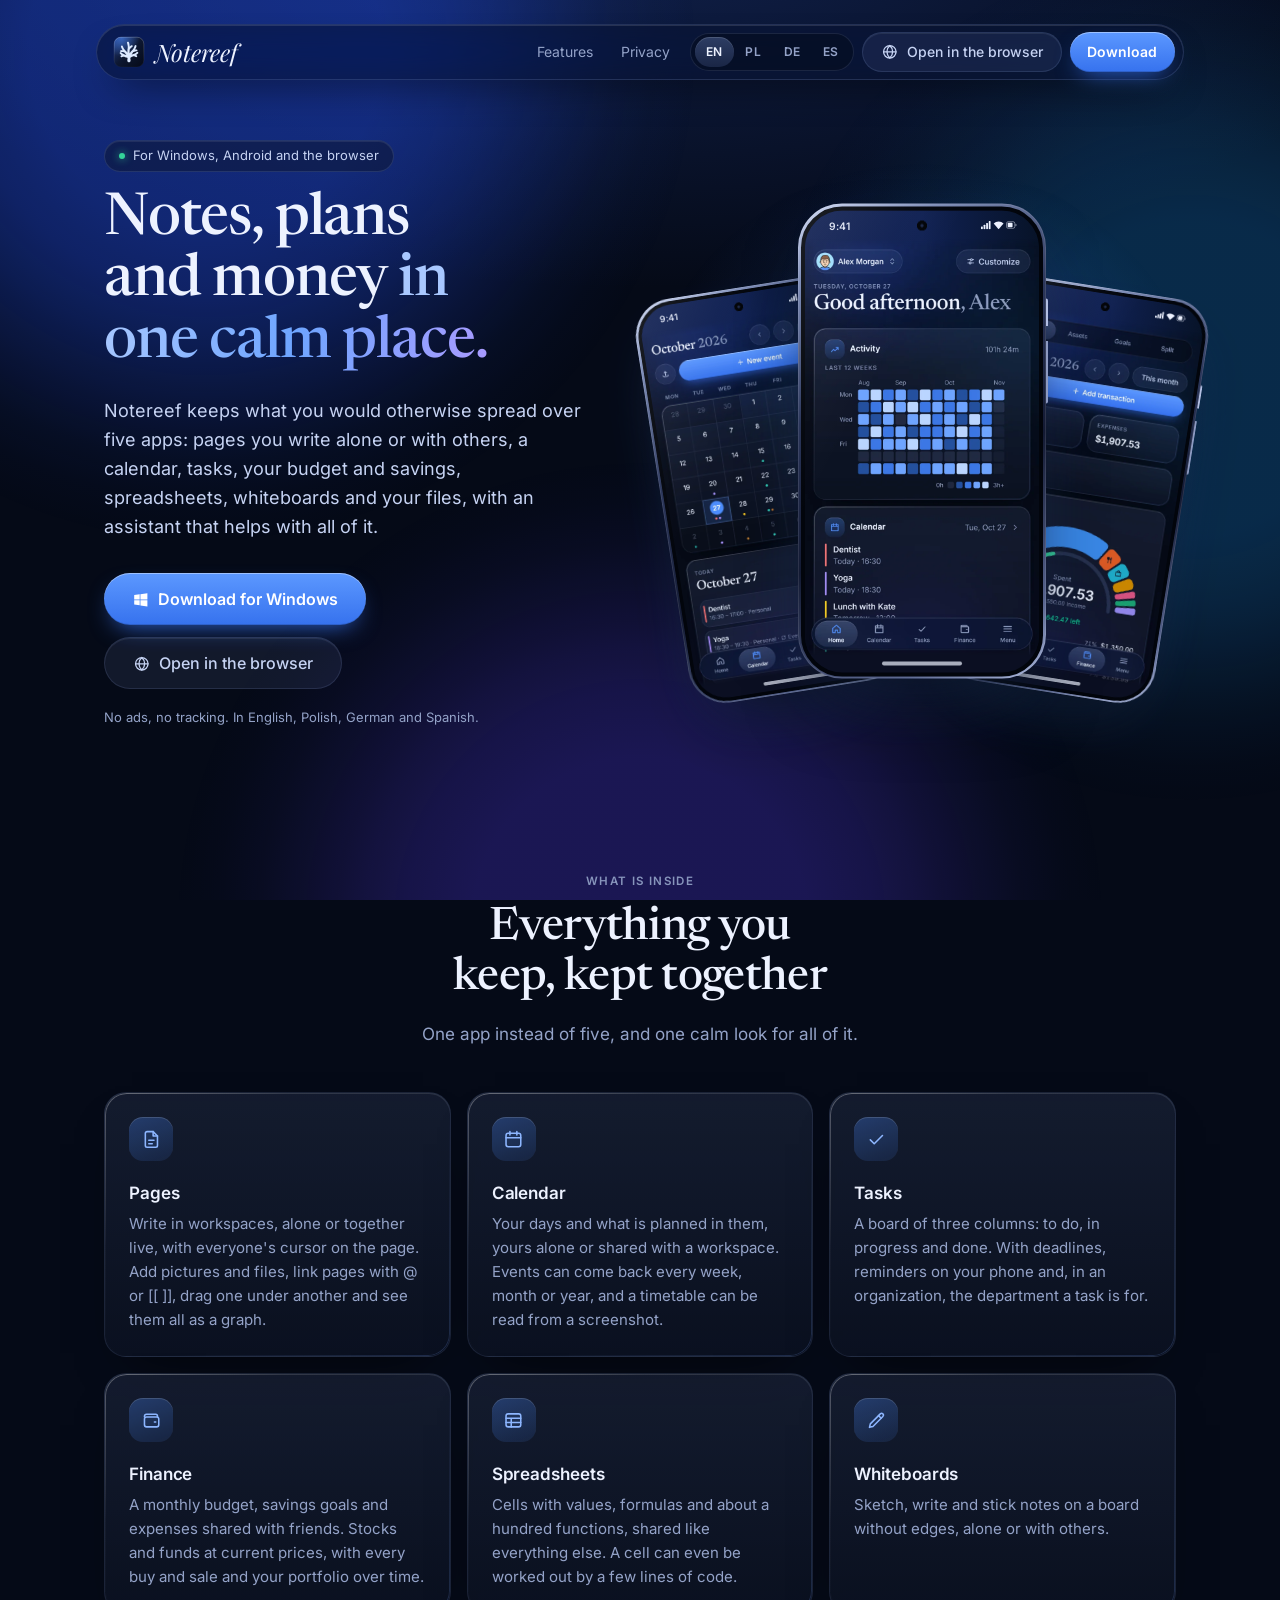
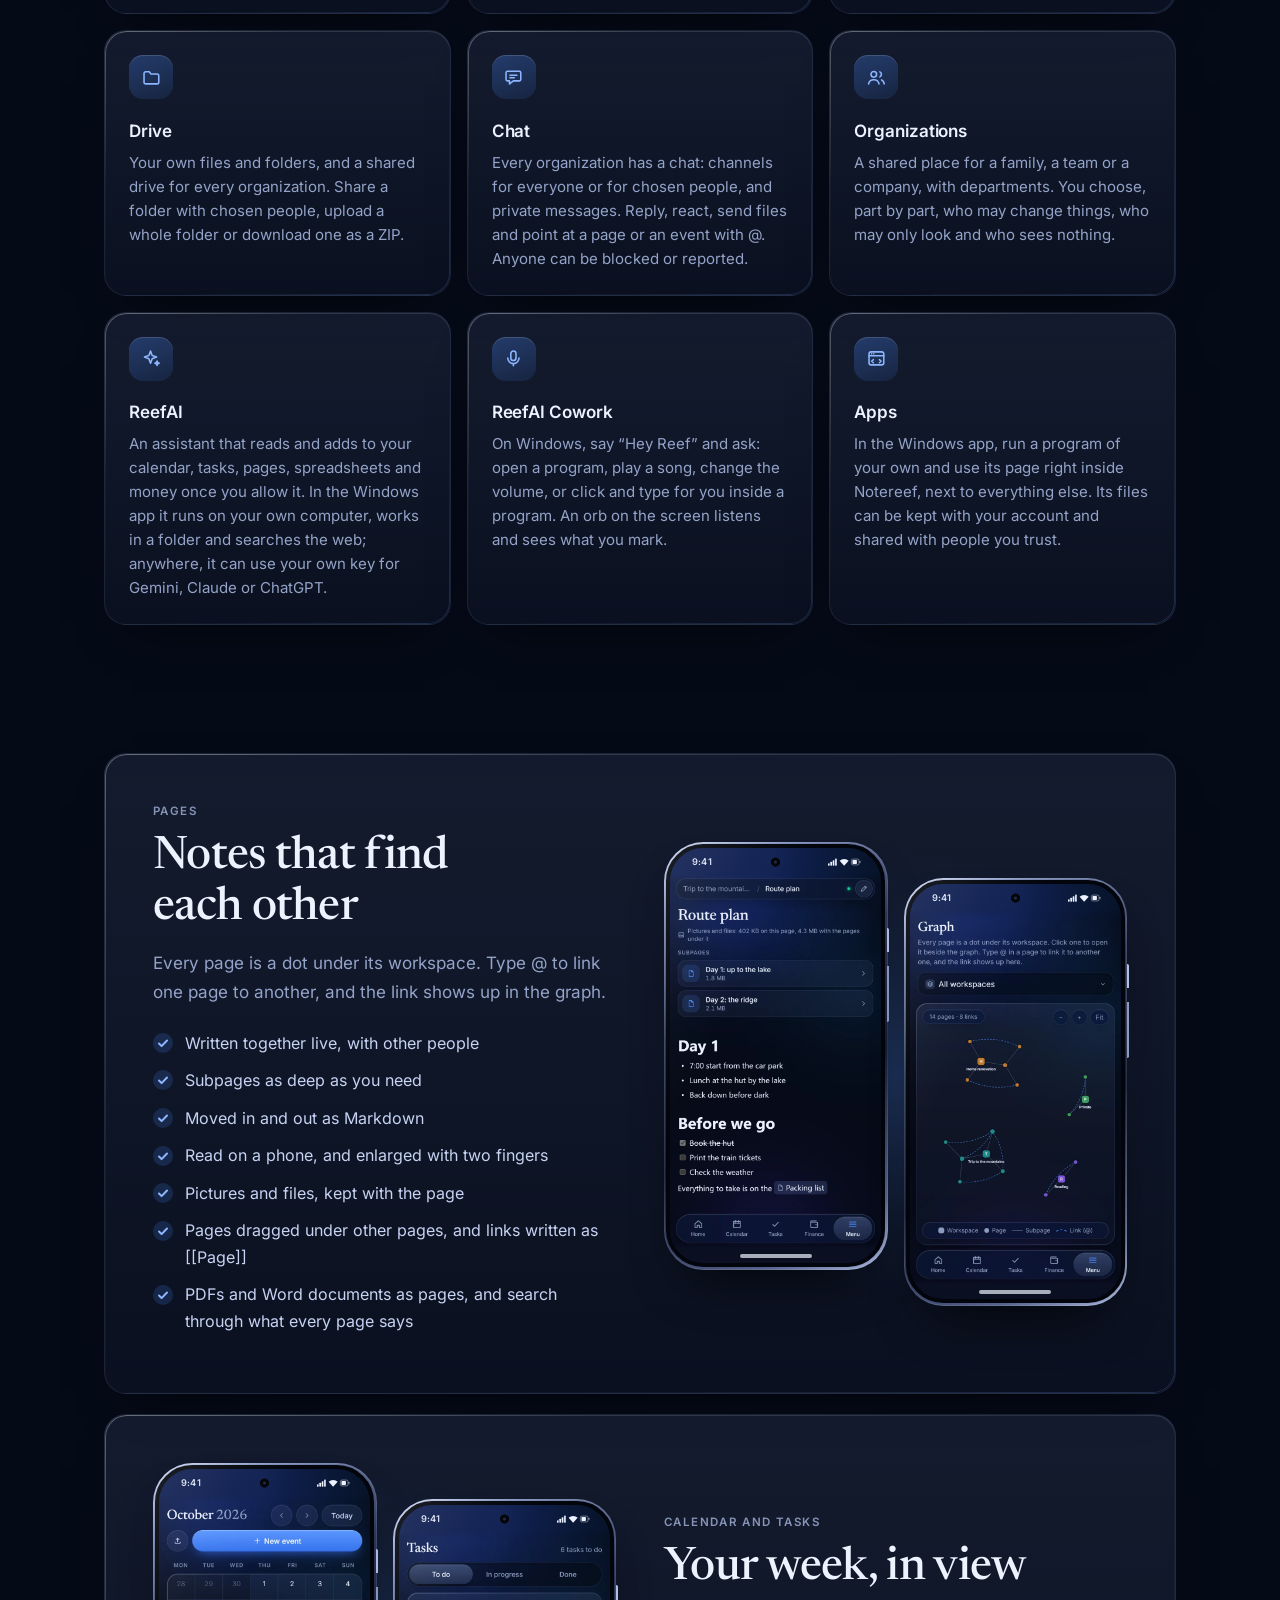
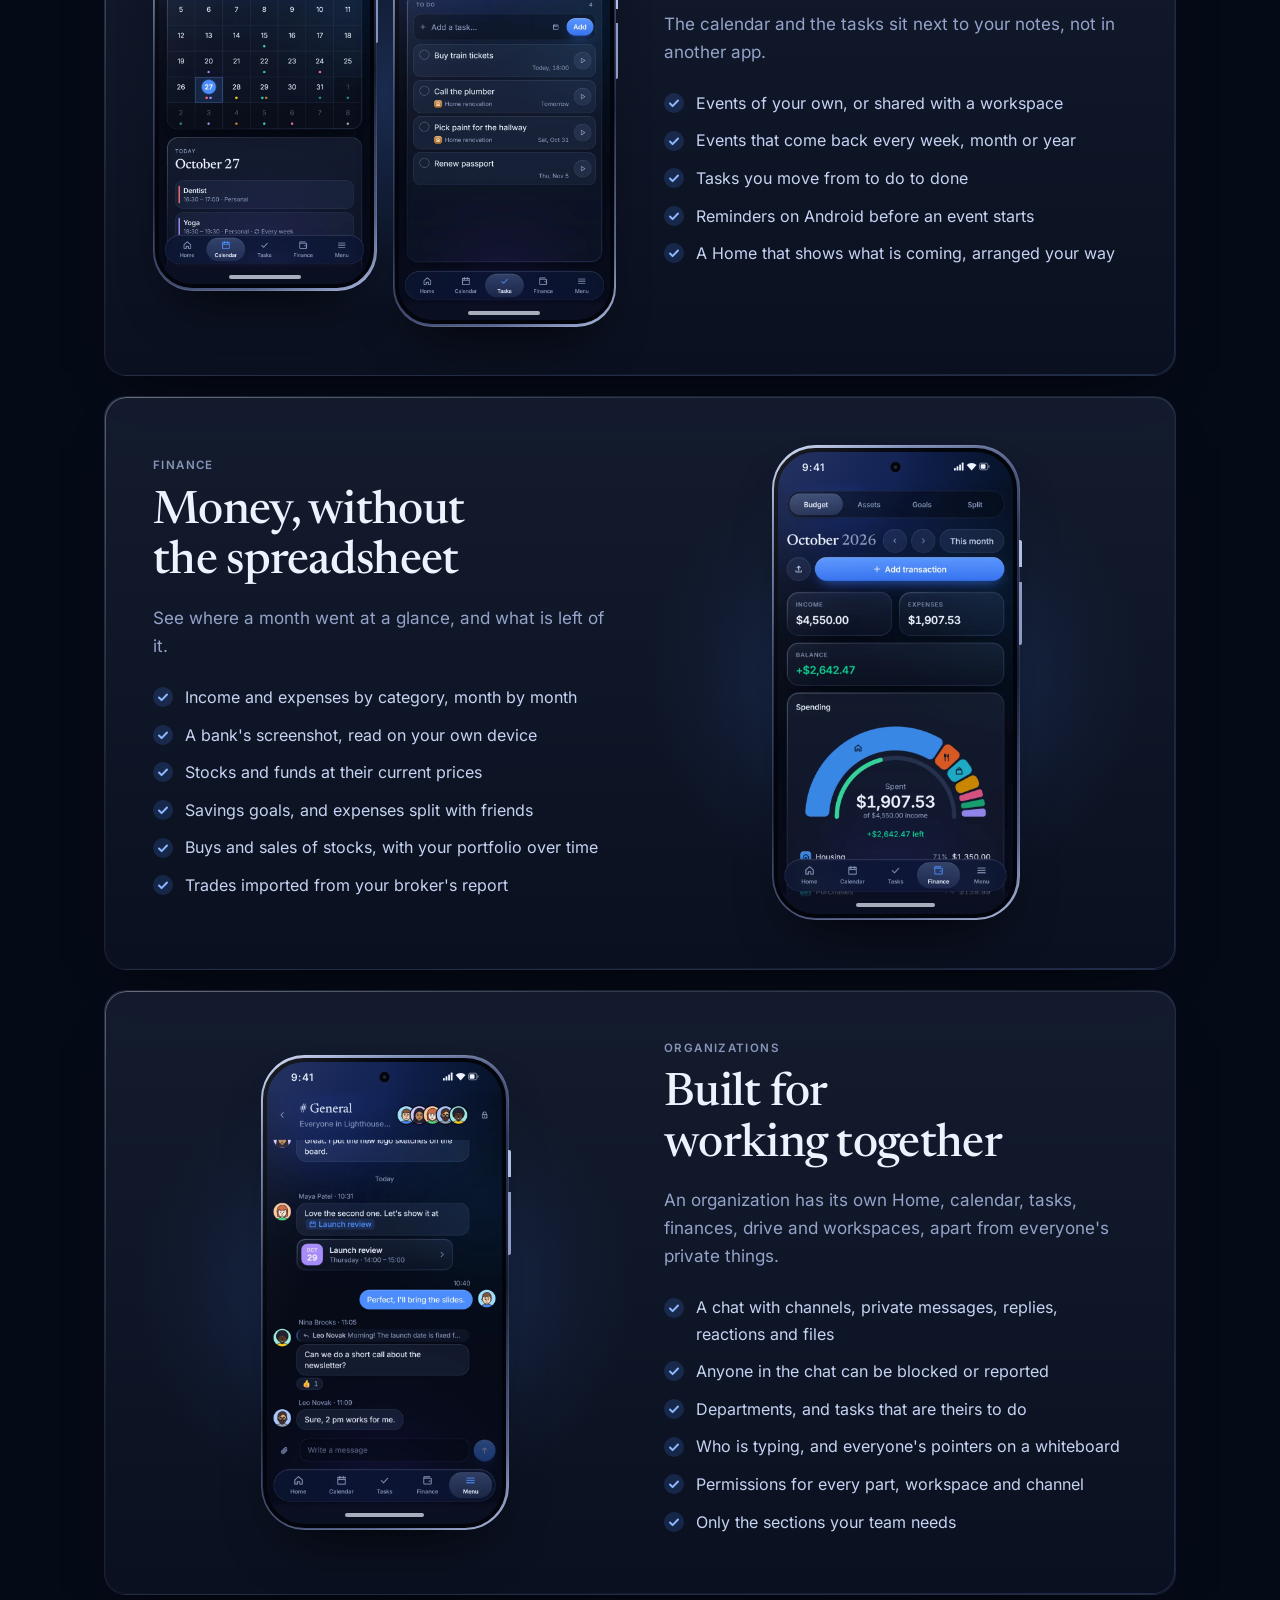
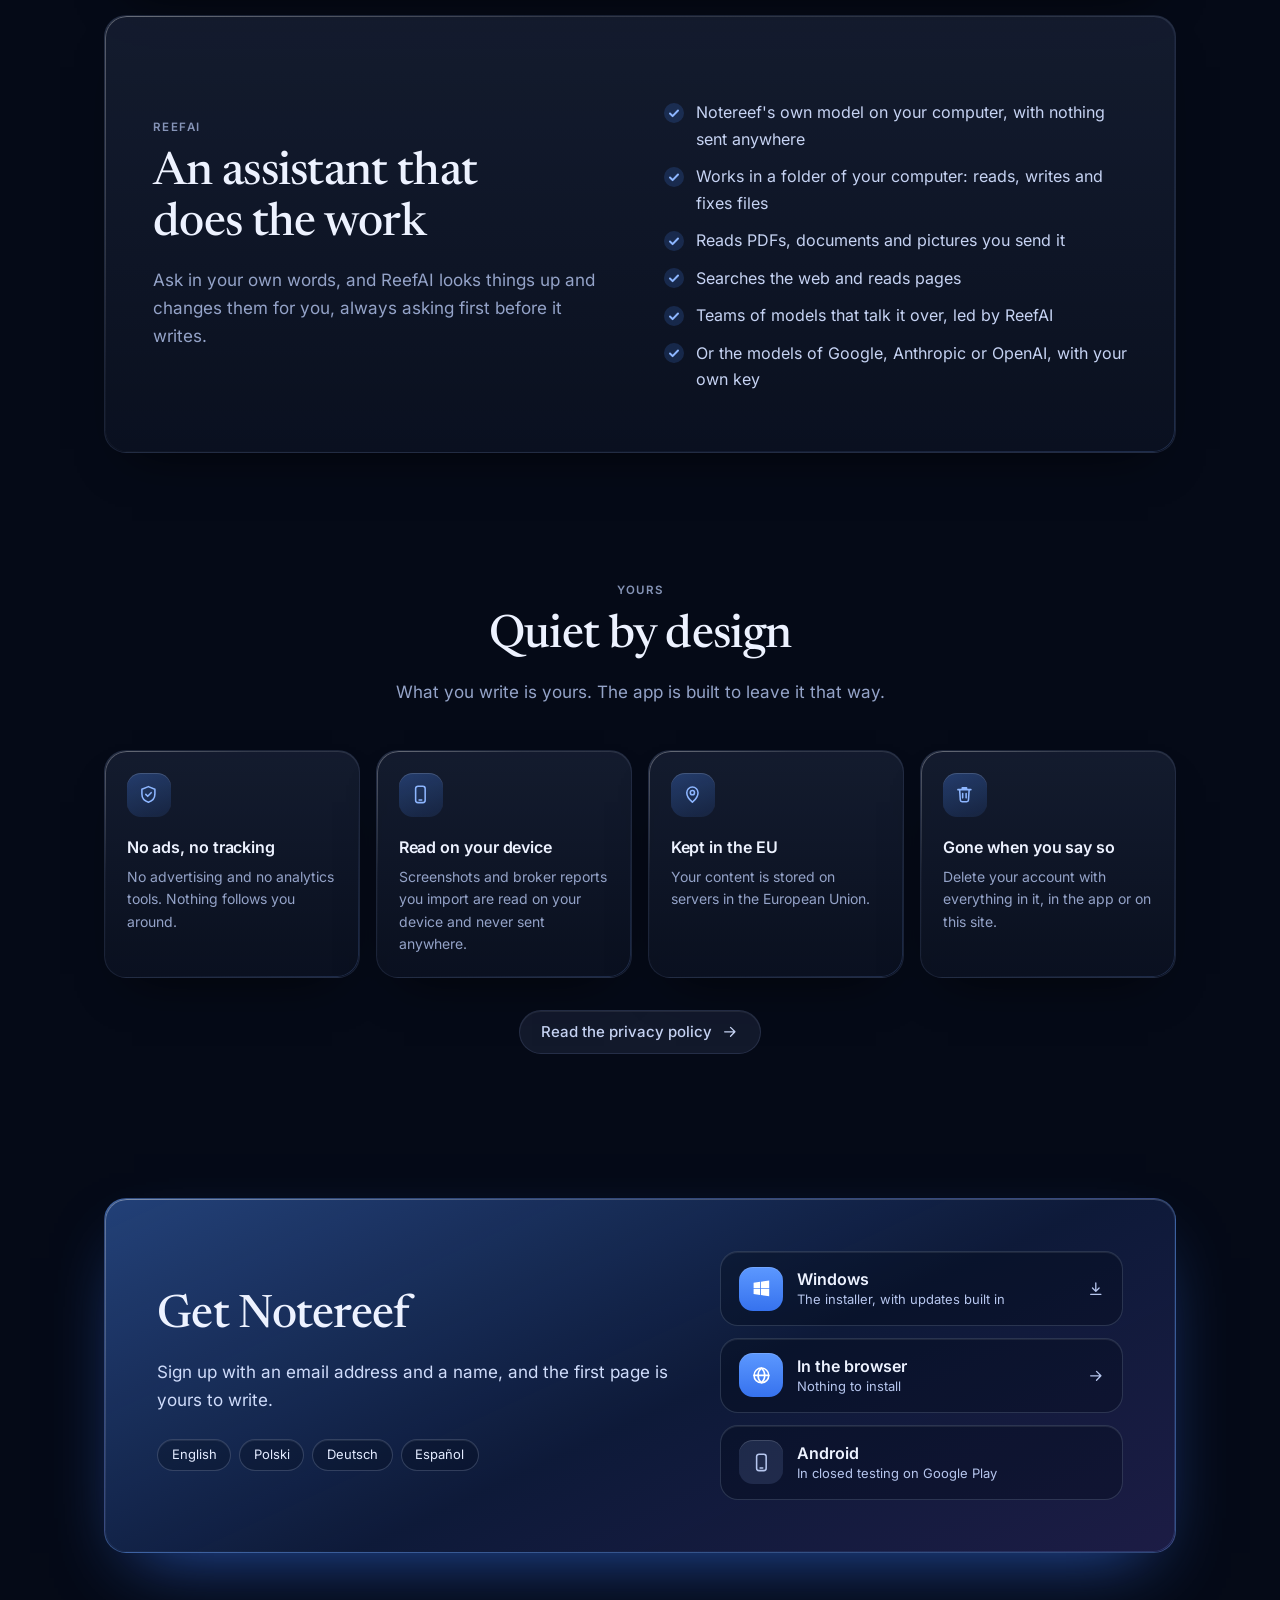
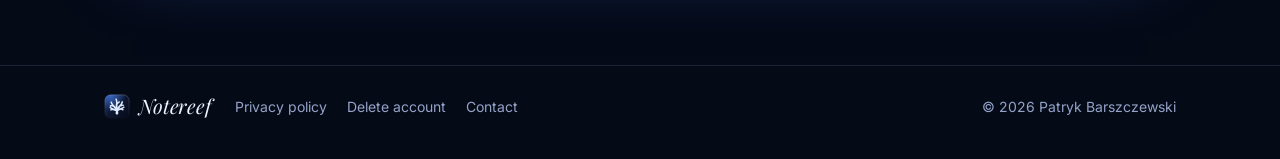
<file: index.html>
<!doctype html>
<html lang="en">
  <head>
    <meta charset="utf-8" />
    <meta name="viewport" content="width=device-width, initial-scale=1" />
    <title>Notereef – notes, plans and money in one calm place</title>
    <meta name="title-en" content="Notereef – notes, plans and money in one calm place" />
    <meta name="title-pl" content="Notereef – notatki, plany i pieniądze w jednym spokojnym miejscu" />
    <meta name="title-de" content="Notereef – Notizen, Pläne und Geld an einem ruhigen Ort" />
    <meta name="title-es" content="Notereef – notas, planes y dinero en un solo lugar tranquilo" />
    <meta
      name="description"
      content="Notereef keeps your notes, calendar, tasks and finances in one app, alone or with others. For Windows, Android and the browser."
    />
    <meta name="theme-color" content="#050a17" />
    <link rel="icon" href="icon.svg" type="image/svg+xml" />
    <link rel="stylesheet" href="style.css" />
    <script src="site.js"></script>
  </head>
  <body>
    <svg width="0" height="0" style="position: absolute" aria-hidden="true">
      <symbol id="i-page" viewBox="0 0 24 24">
        <path d="M14 3H7a2 2 0 0 0-2 2v14a2 2 0 0 0 2 2h10a2 2 0 0 0 2-2V8z" />
        <path d="M14 3v5h5M9 13h6M9 17h4" />
      </symbol>
      <symbol id="i-calendar" viewBox="0 0 24 24">
        <rect x="3.5" y="5" width="17" height="15.5" rx="2.5" />
        <path d="M3.5 10h17M8 3v4M16 3v4" />
      </symbol>
      <symbol id="i-check" viewBox="0 0 24 24"><path d="M5 12.5l4.5 4.5L19 7.5" /></symbol>
      <symbol id="i-wallet" viewBox="0 0 24 24">
        <path d="M4 8V7.5A2.5 2.5 0 0 1 6.5 5H17a2 2 0 0 1 2 2v1" />
        <rect x="4" y="8" width="16.5" height="11.5" rx="2.5" />
        <path d="M15.5 13.75h1.5" />
      </symbol>
      <symbol id="i-pen" viewBox="0 0 24 24">
        <path d="M4 20l1-4L16.5 4.5a2.1 2.1 0 0 1 3 3L8 19z" />
        <path d="M14.5 6.5l3 3" />
      </symbol>
      <symbol id="i-users" viewBox="0 0 24 24">
        <circle cx="9" cy="8.5" r="3.25" />
        <path d="M3 19.5c.6-3 3-4.75 6-4.75s5.4 1.75 6 4.75" />
        <path d="M16 5.6a3.25 3.25 0 0 1 0 5.8M18 14.9c1.7.6 2.7 2.1 3 4.6" />
      </symbol>
      <symbol id="i-shield" viewBox="0 0 24 24">
        <path d="M12 3l7.5 3v5.5c0 4.5-3 8-7.5 9.5-4.5-1.5-7.5-5-7.5-9.5V6z" />
        <path d="M9 12l2.2 2.2L15.2 10" />
      </symbol>
      <symbol id="i-device" viewBox="0 0 24 24">
        <rect x="6.5" y="2.5" width="11" height="19" rx="2.75" />
        <path d="M10.5 18.5h3" />
      </symbol>
      <symbol id="i-pin" viewBox="0 0 24 24">
        <path d="M12 21s6.5-5.6 6.5-11a6.5 6.5 0 0 0-13 0c0 5.4 6.5 11 6.5 11z" />
        <circle cx="12" cy="10" r="2.4" />
      </symbol>
      <symbol id="i-trash" viewBox="0 0 24 24">
        <path
          d="M4.5 6.5h15M9.5 6.5v-2h5v2M6.5 6.5l.8 12a2 2 0 0 0 2 1.9h5.4a2 2 0 0 0 2-1.9l.8-12M10 11v5M14 11v5"
        />
      </symbol>
      <symbol id="i-table" viewBox="0 0 24 24">
        <rect x="3.5" y="4.5" width="17" height="15" rx="2.5" />
        <path d="M3.5 9.5h17M3.5 14.5h17M9.5 9.5v10" />
      </symbol>
      <symbol id="i-spark" viewBox="0 0 24 24">
        <path d="M11 3.5l1.9 5.1 5.1 1.9-5.1 1.9L11 17.5l-1.9-5.1L4 10.5l5.1-1.9z" />
        <path d="M18.5 15l.75 1.75L21 17.5l-1.75.75L18.5 20l-.75-1.75L16 17.5l1.75-.75z" />
      </symbol>
      <symbol id="i-chat" viewBox="0 0 24 24">
        <path
          d="M5 5h14a1.5 1.5 0 0 1 1.5 1.5v8A1.5 1.5 0 0 1 19 16h-7l-4.5 3.5V16H5a1.5 1.5 0 0 1-1.5-1.5v-8A1.5 1.5 0 0 1 5 5z"
        />
        <path d="M8 9.5h8M8 12.5h5" />
      </symbol>
      <symbol id="i-folder" viewBox="0 0 24 24">
        <path d="M3.5 7.5A2 2 0 0 1 5.5 5.5h4l2 2.5h7a2 2 0 0 1 2 2v7.5a2 2 0 0 1-2 2h-13a2 2 0 0 1-2-2z" />
      </symbol>
      <symbol id="i-mic" viewBox="0 0 24 24">
        <rect x="9" y="3.5" width="6" height="11" rx="3" />
        <path d="M5.5 11.5a6.5 6.5 0 0 0 13 0M12 18v2.5" />
      </symbol>
      <symbol id="i-app" viewBox="0 0 24 24">
        <rect x="3.5" y="4.5" width="17" height="15" rx="2.5" />
        <path d="M3.5 9h17M6.5 6.75h.01M9 6.75h.01M8.5 13.5l-2 1.75 2 1.75M15.5 13.5l2 1.75-2 1.75" />
      </symbol>
      <symbol id="i-down" viewBox="0 0 24 24"><path d="M12 5v14M6 13l6 6 6-6" /></symbol>
      <symbol id="i-right" viewBox="0 0 24 24"><path d="M5 12h14M13 6l6 6-6 6" /></symbol>
      <symbol id="i-download" viewBox="0 0 24 24">
        <path d="M12 4v11M7.5 11l4.5 4.5 4.5-4.5M5 19.5h14" />
      </symbol>
      <symbol id="i-globe" viewBox="0 0 24 24">
        <circle cx="12" cy="12" r="8.5" />
        <path
          d="M3.5 12h17M12 3.5c2.6 2.4 3.9 5.2 3.9 8.5s-1.3 6.1-3.9 8.5c-2.6-2.4-3.9-5.2-3.9-8.5s1.3-6.1 3.9-8.5z"
        />
      </symbol>
      <symbol id="i-windows" viewBox="0 0 24 24">
        <path
          fill="currentColor"
          stroke="none"
          d="M3 5.5l7.5-1.05v7.05H3zM11.5 4.3L21 3v8.5h-9.5zM3 12.5h7.5v7.05L3 18.5zM11.5 12.5H21V21l-9.5-1.3z"
        />
      </symbol>
    </svg>

    <div class="aurora" aria-hidden="true"><span></span><span></span><span></span></div>

    <div class="bar-place">
      <header class="bar">
        <a class="brand" href="index.html" data-page="index.html">
          <img src="icon.svg" alt="" /><span class="wordmark">Notereef</span>
        </a>
        <nav>
          <a class="en" href="#features">Features</a>
          <a class="en" href="#privacy">Privacy</a>
          <a class="pl" href="#funkcje">Funkcje</a>
          <a class="pl" href="#prywatnosc">Prywatność</a>
          <a class="de" href="#funktionen">Funktionen</a>
          <a class="de" href="#datenschutz">Datenschutz</a>
          <a class="es" href="#funciones">Funciones</a>
          <a class="es" href="#privacidad">Privacidad</a>
        </nav>
        <div class="langs" role="group" aria-label="Language">
          <button type="button" data-set="en" title="English">EN</button>
          <button type="button" data-set="pl" title="Polski">PL</button>
          <button type="button" data-set="de" title="Deutsch">DE</button>
          <button type="button" data-set="es" title="Español">ES</button>
        </div>
        <a class="btn soft web en" href="app/"
          ><svg class="line"><use href="#i-globe" /></svg>Open in the browser</a
        >
        <a class="btn soft web pl" href="app/"
          ><svg class="line"><use href="#i-globe" /></svg>Otwórz w przeglądarce</a
        >
        <a class="btn soft web de" href="app/"
          ><svg class="line"><use href="#i-globe" /></svg>Im Browser öffnen</a
        >
        <a class="btn soft web es" href="app/"
          ><svg class="line"><use href="#i-globe" /></svg>Abrir en el navegador</a
        >
        <a class="btn en" href="#get">Download</a>
        <a class="btn pl" href="#pobierz">Pobierz</a>
        <a class="btn de" href="#herunterladen">Download</a>
        <a class="btn es" href="#descargar">Descargar</a>
      </header>
    </div>

    <main class="en" lang="en">
      <div class="wrap hero">
        <div class="rise">
          <span class="chip"><span class="dot"></span>For Windows, Android and the browser</span>
          <h1>Notes, plans and money <em>in one calm place.</em></h1>
          <p class="lead">
            Notereef keeps what you would otherwise spread over five apps: pages you write alone
            or with others, a calendar, tasks, your budget and savings, spreadsheets,
            whiteboards and your files, with an assistant that helps with all of it.
          </p>
          <div class="actions">
            <a
              class="btn large win"
              href="https://github.com/patbargg/notereef-releases/releases/latest"
            >
              <svg class="line"><use href="#i-windows" /></svg>Download for Windows
            </a>
            <a class="btn large soft web" href="app/">
              <svg class="line"><use href="#i-globe" /></svg>Open in the browser
            </a>
          </div>
          <p class="note">No ads, no tracking. In English, Polish, German and Spanish.</p>
        </div>
        <div class="phones rise" style="--after: 0.15s" aria-hidden="true">
          <figure class="phone">
            <span class="glass">
              <img src="shots/calendar-en.webp" alt="" width="720" height="1280" loading="lazy" />
            </span>
          </figure>
          <figure class="phone">
            <span class="glass">
              <img src="shots/finance-en.webp" alt="" width="720" height="1280" loading="lazy" />
            </span>
          </figure>
          <figure class="phone">
            <span class="glass">
              <img src="shots/home-en.webp" alt="" width="720" height="1280" loading="lazy" />
            </span>
          </figure>
        </div>
      </div>

      <section id="features" class="wrap">
        <div class="head rise">
          <p class="eyebrow">What is inside</p>
          <h2>Everything you keep, kept together</h2>
          <p>One app instead of five, and one calm look for all of it.</p>
        </div>
        <div class="grid">
          <article class="card lift feature rise">
            <span class="tile"><svg class="line"><use href="#i-page" /></svg></span>
            <h3>Pages</h3>
            <p>
              Write in workspaces, alone or together live, with everyone's cursor on the page.
              Add pictures and files, link pages with @ or [[ ]], drag one under another and see
              them all as a graph.
            </p>
          </article>
          <article class="card lift feature rise" style="--after: 0.06s">
            <span class="tile"><svg class="line"><use href="#i-calendar" /></svg></span>
            <h3>Calendar</h3>
            <p>
              Your days and what is planned in them, yours alone or shared with a workspace.
              Events can come back every week, month or year, and a timetable can be read from a
              screenshot.
            </p>
          </article>
          <article class="card lift feature rise" style="--after: 0.12s">
            <span class="tile"><svg class="line"><use href="#i-check" /></svg></span>
            <h3>Tasks</h3>
            <p>
              A board of three columns: to do, in progress and done. With deadlines, reminders
              on your phone and, in an organization, the department a task is for.
            </p>
          </article>
          <article class="card lift feature rise">
            <span class="tile"><svg class="line"><use href="#i-wallet" /></svg></span>
            <h3>Finance</h3>
            <p>
              A monthly budget, savings goals and expenses shared with friends. Stocks and funds
              at current prices, with every buy and sale and your portfolio over time.
            </p>
          </article>
          <article class="card lift feature rise" style="--after: 0.06s">
            <span class="tile"><svg class="line"><use href="#i-table" /></svg></span>
            <h3>Spreadsheets</h3>
            <p>
              Cells with values, formulas and about a hundred functions, shared like everything
              else. A cell can even be worked out by a few lines of code.
            </p>
          </article>
          <article class="card lift feature rise" style="--after: 0.12s">
            <span class="tile"><svg class="line"><use href="#i-pen" /></svg></span>
            <h3>Whiteboards</h3>
            <p>
              Sketch, write and stick notes on a board without edges, alone or with others.
            </p>
          </article>
          <article class="card lift feature rise">
            <span class="tile"><svg class="line"><use href="#i-folder" /></svg></span>
            <h3>Drive</h3>
            <p>
              Your own files and folders, and a shared drive for every organization. Share a
              folder with chosen people, upload a whole folder or download one as a ZIP.
            </p>
          </article>
          <article class="card lift feature rise" style="--after: 0.06s">
            <span class="tile"><svg class="line"><use href="#i-chat" /></svg></span>
            <h3>Chat</h3>
            <p>
              Every organization has a chat: channels for everyone or for chosen people, and
              private messages. Reply, react, send files and point at a page or an event with @.
              Anyone can be blocked or reported.
            </p>
          </article>
          <article class="card lift feature rise" style="--after: 0.12s">
            <span class="tile"><svg class="line"><use href="#i-users" /></svg></span>
            <h3>Organizations</h3>
            <p>
              A shared place for a family, a team or a company, with departments. You choose,
              part by part, who may change things, who may only look and who sees nothing.
            </p>
          </article>
          <article class="card lift feature rise">
            <span class="tile"><svg class="line"><use href="#i-spark" /></svg></span>
            <h3>ReefAI</h3>
            <p>
              An assistant that reads and adds to your calendar, tasks, pages, spreadsheets and
              money once you allow it. In the Windows app it runs on your own computer, works in
              a folder and searches the web; anywhere, it can use your own key for Gemini,
              Claude or ChatGPT.
            </p>
          </article>
          <article class="card lift feature rise" style="--after: 0.06s">
            <span class="tile"><svg class="line"><use href="#i-mic" /></svg></span>
            <h3>ReefAI Cowork</h3>
            <p>
              On Windows, say “Hey Reef” and ask: open a program, play a song, change the
              volume, or click and type for you inside a program. An orb on the screen listens
              and sees what you mark.
            </p>
          </article>
          <article class="card lift feature rise" style="--after: 0.12s">
            <span class="tile"><svg class="line"><use href="#i-app" /></svg></span>
            <h3>Apps</h3>
            <p>
              In the Windows app, run a program of your own and use its page right inside
              Notereef, next to everything else. Its files can be kept with your account and
              shared with people you trust.
            </p>
          </article>
        </div>
      </section>

      <section class="wrap">
        <div class="card show rise">
          <div class="words">
            <p class="eyebrow">Pages</p>
            <h2>Notes that find each other</h2>
            <p class="say">
              Every page is a dot under its workspace. Type @ to link one page to another, and the
              link shows up in the graph.
            </p>
            <ul class="ticks">
              <li>Written together live, with other people</li>
              <li>Subpages as deep as you need</li>
              <li>Moved in and out as Markdown</li>
              <li>Read on a phone, and enlarged with two fingers</li>
              <li>Pictures and files, kept with the page</li>
              <li>Pages dragged under other pages, and links written as [[Page]]</li>
              <li>PDFs and Word documents as pages, and search through what every page says</li>
            </ul>
          </div>
          <div class="screens">
            <figure class="screen">
              <span class="glass">
                <img
                  src="shots/page-en.webp"
                  alt="A page: its subpages, headings, a checklist and a link to another page"
                  width="720"
                  height="1280"
                  loading="lazy"
                />
              </span>
            </figure>
            <figure class="screen">
              <span class="glass">
                <img
                  src="shots/graph-en.webp"
                  alt="The graph: four workspaces and their pages, joined by lines"
                  width="720"
                  height="1280"
                  loading="lazy"
                />
              </span>
            </figure>
          </div>
        </div>

        <div class="card show turned rise">
          <div class="words">
            <p class="eyebrow">Calendar and tasks</p>
            <h2>Your week, in view</h2>
            <p class="say">
              The calendar and the tasks sit next to your notes, not in another app.
            </p>
            <ul class="ticks">
              <li>Events of your own, or shared with a workspace</li>
              <li>Events that come back every week, month or year</li>
              <li>Tasks you move from to do to done</li>
              <li>Reminders on Android before an event starts</li>
              <li>A Home that shows what is coming, arranged your way</li>
            </ul>
          </div>
          <div class="screens">
            <figure class="screen">
              <span class="glass">
                <img
                  src="shots/calendar-en.webp"
                  alt="The calendar: a month, and the events of the chosen day"
                  width="720"
                  height="1280"
                  loading="lazy"
                />
              </span>
            </figure>
            <figure class="screen">
              <span class="glass">
                <img
                  src="shots/tasks-en.webp"
                  alt="The tasks: a list of what is to do"
                  width="720"
                  height="1280"
                  loading="lazy"
                />
              </span>
            </figure>
          </div>
        </div>

        <div class="card show rise">
          <div class="words">
            <p class="eyebrow">Finance</p>
            <h2>Money, without the spreadsheet</h2>
            <p class="say">
              See where a month went at a glance, and what is left of it.
            </p>
            <ul class="ticks">
              <li>Income and expenses by category, month by month</li>
              <li>A bank's screenshot, read on your own device</li>
              <li>Stocks and funds at their current prices</li>
              <li>Savings goals, and expenses split with friends</li>
              <li>Buys and sales of stocks, with your portfolio over time</li>
              <li>Trades imported from your broker's report</li>
            </ul>
          </div>
          <div class="screens">
            <figure class="screen">
              <span class="glass">
                <img
                  src="shots/finance-en.webp"
                  alt="The budget: income, expenses, and a chart of the month's spending"
                  width="720"
                  height="1280"
                  loading="lazy"
                />
              </span>
            </figure>
          </div>
        </div>

        <div class="card show turned rise">
          <div class="words">
            <p class="eyebrow">Organizations</p>
            <h2>Built for working together</h2>
            <p class="say">
              An organization has its own Home, calendar, tasks, finances, drive and workspaces,
              apart from everyone's private things.
            </p>
            <ul class="ticks">
              <li>A chat with channels, private messages, replies, reactions and files</li>
              <li>Anyone in the chat can be blocked or reported</li>
              <li>Departments, and tasks that are theirs to do</li>
              <li>Who is typing, and everyone's pointers on a whiteboard</li>
              <li>Permissions for every part, workspace and channel</li>
              <li>Only the sections your team needs</li>
            </ul>
          </div>
          <div class="screens">
            <figure class="screen">
              <span class="glass">
                <img
                  src="shots/chat-en.webp"
                  alt="The chat: messages with an answer, a reaction and an event pointed at"
                  width="720"
                  height="1280"
                  loading="lazy"
                />
              </span>
            </figure>
          </div>
        </div>

        <div class="card show rise">
          <div class="words">
            <p class="eyebrow">ReefAI</p>
            <h2>An assistant that does the work</h2>
            <p class="say">
              Ask in your own words, and ReefAI looks things up and changes them for you, always
              asking first before it writes.
            </p>
          </div>
          <ul class="ticks">
            <li>Notereef's own model on your computer, with nothing sent anywhere</li>
            <li>Works in a folder of your computer: reads, writes and fixes files</li>
            <li>Reads PDFs, documents and pictures you send it</li>
            <li>Searches the web and reads pages</li>
            <li>Teams of models that talk it over, led by ReefAI</li>
            <li>Or the models of Google, Anthropic or OpenAI, with your own key</li>
          </ul>
        </div>
      </section>

      <section id="privacy" class="wrap">
        <div class="head rise">
          <p class="eyebrow">Yours</p>
          <h2>Quiet by design</h2>
          <p>What you write is yours. The app is built to leave it that way.</p>
        </div>
        <div class="quiet">
          <article class="card feature rise">
            <span class="tile"><svg class="line"><use href="#i-shield" /></svg></span>
            <h3>No ads, no tracking</h3>
            <p>No advertising and no analytics tools. Nothing follows you around.</p>
          </article>
          <article class="card feature rise" style="--after: 0.06s">
            <span class="tile"><svg class="line"><use href="#i-device" /></svg></span>
            <h3>Read on your device</h3>
            <p>Screenshots and broker reports you import are read on your device and never sent anywhere.</p>
          </article>
          <article class="card feature rise" style="--after: 0.12s">
            <span class="tile"><svg class="line"><use href="#i-pin" /></svg></span>
            <h3>Kept in the EU</h3>
            <p>Your content is stored on servers in the European Union.</p>
          </article>
          <article class="card feature rise" style="--after: 0.18s">
            <span class="tile"><svg class="line"><use href="#i-trash" /></svg></span>
            <h3>Gone when you say so</h3>
            <p>Delete your account with everything in it, in the app or on this site.</p>
          </article>
        </div>
        <p class="center rise">
          <a class="btn soft" href="privacy.html" data-page="privacy.html">
            Read the privacy policy<svg class="line"><use href="#i-right" /></svg>
          </a>
        </p>
      </section>

      <section id="get" class="wrap">
        <div class="card tinted get rise">
          <div>
            <h2>Get Notereef</h2>
            <p class="say">
              Sign up with an email address and a name, and the first page is yours to write.
            </p>
            <div class="chips">
              <span class="chip">English</span><span class="chip">Polski</span
              ><span class="chip">Deutsch</span><span class="chip">Español</span>
            </div>
          </div>
          <div class="ways">
            <a class="way" href="https://github.com/patbargg/notereef-releases/releases/latest">
              <span class="tile"><svg class="line"><use href="#i-windows" /></svg></span>
              <span><strong>Windows</strong><span>The installer, with updates built in</span></span>
              <svg class="line go"><use href="#i-download" /></svg>
            </a>
            <a class="way" href="app/">
              <span class="tile"><svg class="line"><use href="#i-globe" /></svg></span>
              <span><strong>In the browser</strong><span>Nothing to install</span></span>
              <svg class="line go"><use href="#i-right" /></svg>
            </a>
            <div class="way later">
              <span class="tile"><svg class="line"><use href="#i-device" /></svg></span>
              <span><strong>Android</strong><span>In closed testing on Google Play</span></span>
            </div>
          </div>
        </div>
      </section>
    </main>

    <main class="pl" lang="pl">
      <div class="wrap hero">
        <div class="rise">
          <span class="chip"><span class="dot"></span>Na Windows, Androida i w przeglądarce</span>
          <h1>Notatki, plany i pieniądze <em>w jednym spokojnym miejscu.</em></h1>
          <p class="lead">
            Notereef trzyma to, co zwykle jest rozrzucone po pięciu aplikacjach: strony pisane
            samodzielnie lub z innymi, kalendarz, zadania, budżet i oszczędności, arkusze,
            tablice i pliki, a do tego asystenta, który pomaga przy tym wszystkim.
          </p>
          <div class="actions">
            <a
              class="btn large win"
              href="https://github.com/patbargg/notereef-releases/releases/latest"
            >
              <svg class="line"><use href="#i-windows" /></svg>Pobierz na Windows
            </a>
            <a class="btn large soft web" href="app/">
              <svg class="line"><use href="#i-globe" /></svg>Otwórz w przeglądarce
            </a>
          </div>
          <p class="note">
            Bez reklam i bez śledzenia. Po polsku, angielsku, niemiecku i hiszpańsku.
          </p>
        </div>
        <div class="phones rise" style="--after: 0.15s" aria-hidden="true">
          <figure class="phone">
            <span class="glass">
              <img src="shots/calendar-pl.webp" alt="" width="720" height="1280" loading="lazy" />
            </span>
          </figure>
          <figure class="phone">
            <span class="glass">
              <img src="shots/finance-pl.webp" alt="" width="720" height="1280" loading="lazy" />
            </span>
          </figure>
          <figure class="phone">
            <span class="glass">
              <img src="shots/home-pl.webp" alt="" width="720" height="1280" loading="lazy" />
            </span>
          </figure>
        </div>
      </div>

      <section id="funkcje" class="wrap">
        <div class="head rise">
          <p class="eyebrow">Co jest w środku</p>
          <h2>Wszystko, co trzymasz, w jednym miejscu</h2>
          <p>Jedna aplikacja zamiast pięciu i jeden spokojny wygląd dla całości.</p>
        </div>
        <div class="grid">
          <article class="card lift feature rise">
            <span class="tile"><svg class="line"><use href="#i-page" /></svg></span>
            <h3>Strony</h3>
            <p>
              Pisz w przestrzeniach, samodzielnie albo wspólnie na żywo, z kursorem każdej osoby
              na stronie. Dodawaj obrazy i pliki, łącz strony znakiem @ albo [[ ]], przeciągaj
              jedną pod drugą i oglądaj je wszystkie jako graf.
            </p>
          </article>
          <article class="card lift feature rise" style="--after: 0.06s">
            <span class="tile"><svg class="line"><use href="#i-calendar" /></svg></span>
            <h3>Kalendarz</h3>
            <p>
              Twoje dni i to, co w nich zaplanowane, tylko dla Ciebie albo wspólnie z
              przestrzenią. Wydarzenia mogą wracać co tydzień, miesiąc lub rok, a plan zajęć
              można odczytać ze zrzutu ekranu.
            </p>
          </article>
          <article class="card lift feature rise" style="--after: 0.12s">
            <span class="tile"><svg class="line"><use href="#i-check" /></svg></span>
            <h3>Zadania</h3>
            <p>
              Tablica z trzema kolumnami: do zrobienia, w trakcie i zrobione. Z terminami,
              przypomnieniami na telefonie i, w organizacji, wydziałem, który ma zadanie
              wykonać.
            </p>
          </article>
          <article class="card lift feature rise">
            <span class="tile"><svg class="line"><use href="#i-wallet" /></svg></span>
            <h3>Finanse</h3>
            <p>
              Budżet miesiąca, cele oszczędnościowe i wydatki dzielone ze znajomymi. Akcje i
              fundusze w aktualnych cenach, z każdym kupnem i sprzedażą oraz wartością portfela
              w czasie.
            </p>
          </article>
          <article class="card lift feature rise" style="--after: 0.06s">
            <span class="tile"><svg class="line"><use href="#i-table" /></svg></span>
            <h3>Arkusze</h3>
            <p>
              Komórki z wartościami, formułami i około setką funkcji, udostępniane jak wszystko
              inne. Komórkę może nawet wyliczać kilka linijek kodu.
            </p>
          </article>
          <article class="card lift feature rise" style="--after: 0.12s">
            <span class="tile"><svg class="line"><use href="#i-pen" /></svg></span>
            <h3>Tablice</h3>
            <p>
              Szkicuj, pisz i przyklejaj karteczki na tablicy bez krawędzi, samodzielnie albo z
              innymi.
            </p>
          </article>
          <article class="card lift feature rise">
            <span class="tile"><svg class="line"><use href="#i-folder" /></svg></span>
            <h3>Drive</h3>
            <p>
              Własne pliki i foldery oraz wspólny Drive każdej organizacji. Udostępniaj folder
              wybranym osobom, wgrywaj całe foldery albo pobieraj je jako ZIP.
            </p>
          </article>
          <article class="card lift feature rise" style="--after: 0.06s">
            <span class="tile"><svg class="line"><use href="#i-chat" /></svg></span>
            <h3>Czat</h3>
            <p>
              Każda organizacja ma czat: kanały dla wszystkich albo dla wybranych osób i
              prywatne wiadomości. Odpowiadaj, reaguj, wysyłaj pliki i wskazuj znakiem @ stronę
              albo wydarzenie. Każdą osobę można zablokować lub zgłosić.
            </p>
          </article>
          <article class="card lift feature rise" style="--after: 0.12s">
            <span class="tile"><svg class="line"><use href="#i-users" /></svg></span>
            <h3>Organizacje</h3>
            <p>
              Wspólne miejsce dla rodziny, zespołu lub firmy, z wydziałami. To Ty wybierasz,
              część po części, kto może zmieniać, kto tylko oglądać, a kto nie widzi nic.
            </p>
          </article>
          <article class="card lift feature rise">
            <span class="tile"><svg class="line"><use href="#i-spark" /></svg></span>
            <h3>ReefAI</h3>
            <p>
              Asystent, który zagląda do kalendarza, zadań, stron, arkuszy i finansów i dopisuje
              do nich, gdy na to pozwolisz. W aplikacji na Windows działa na Twoim komputerze,
              pracuje w folderze i szuka w internecie; wszędzie może też użyć Twojego klucza do
              Gemini, Claude albo ChatGPT.
            </p>
          </article>
          <article class="card lift feature rise" style="--after: 0.06s">
            <span class="tile"><svg class="line"><use href="#i-mic" /></svg></span>
            <h3>ReefAI Cowork</h3>
            <p>
              Na Windows powiedz „Hey Reef” i poproś: otwórz program, puść piosenkę, zmień
              głośność albo klikaj i pisz za mnie w programie. Kulka na ekranie słucha i widzi
              to, co zaznaczysz.
            </p>
          </article>
          <article class="card lift feature rise" style="--after: 0.12s">
            <span class="tile"><svg class="line"><use href="#i-app" /></svg></span>
            <h3>Aplikacje</h3>
            <p>
              W aplikacji na Windows uruchamiaj własny program i korzystaj z jego strony wprost
              w Notereef, obok całej reszty. Jego pliki mogą być przy Twoim koncie i wspólne z
              osobami, którym ufasz.
            </p>
          </article>
        </div>
      </section>

      <section class="wrap">
        <div class="card show rise">
          <div class="words">
            <p class="eyebrow">Strony</p>
            <h2>Notatki, które się odnajdują</h2>
            <p class="say">
              Każda strona to kropka pod swoją przestrzenią. Wpisz @, żeby połączyć jedną stronę z
              drugą, a połączenie pojawi się na grafie.
            </p>
            <ul class="ticks">
              <li>Pisane wspólnie na żywo, z innymi osobami</li>
              <li>Podstrony tak głęboko, jak potrzebujesz</li>
              <li>Eksport i import w Markdownie</li>
              <li>Czytanie na telefonie i powiększanie dwoma palcami</li>
              <li>Obrazy i pliki trzymane razem ze stroną</li>
              <li>Strony przeciągane pod inne strony i linki pisane jako [[Strona]]</li>
              <li>PDF-y i dokumenty Worda jako strony oraz wyszukiwanie w treści wszystkich stron</li>
            </ul>
          </div>
          <div class="screens">
            <figure class="screen">
              <span class="glass">
                <img
                  src="shots/page-pl.webp"
                  alt="Strona: jej podstrony, nagłówki, lista do odhaczenia i link do innej strony"
                  width="720"
                  height="1280"
                  loading="lazy"
                />
              </span>
            </figure>
            <figure class="screen">
              <span class="glass">
                <img
                  src="shots/graph-pl.webp"
                  alt="Graf: cztery przestrzenie i ich strony połączone liniami"
                  width="720"
                  height="1280"
                  loading="lazy"
                />
              </span>
            </figure>
          </div>
        </div>

        <div class="card show turned rise">
          <div class="words">
            <p class="eyebrow">Kalendarz i zadania</p>
            <h2>Twój tydzień na widoku</h2>
            <p class="say">
              Kalendarz i zadania są tuż obok notatek, a nie w innej aplikacji.
            </p>
            <ul class="ticks">
              <li>Wydarzenia własne albo wspólne z przestrzenią</li>
              <li>Wydarzenia, które wracają co tydzień, miesiąc lub rok</li>
              <li>Zadania, które przesuwasz od „do zrobienia” do „zrobione”</li>
              <li>Przypomnienia na Androidzie przed początkiem wydarzenia</li>
              <li>Ekran Start, który pokazuje, co nadchodzi, ułożony po Twojemu</li>
            </ul>
          </div>
          <div class="screens">
            <figure class="screen">
              <span class="glass">
                <img
                  src="shots/calendar-pl.webp"
                  alt="Kalendarz: miesiąc i wydarzenia wybranego dnia"
                  width="720"
                  height="1280"
                  loading="lazy"
                />
              </span>
            </figure>
            <figure class="screen">
              <span class="glass">
                <img
                  src="shots/tasks-pl.webp"
                  alt="Zadania: lista tego, co jest do zrobienia"
                  width="720"
                  height="1280"
                  loading="lazy"
                />
              </span>
            </figure>
          </div>
        </div>

        <div class="card show rise">
          <div class="words">
            <p class="eyebrow">Finanse</p>
            <h2>Pieniądze bez arkusza kalkulacyjnego</h2>
            <p class="say">
              Jedno spojrzenie i wiesz, na co poszedł miesiąc i ile z niego zostało.
            </p>
            <ul class="ticks">
              <li>Przychody i wydatki według kategorii, miesiąc po miesiącu</li>
              <li>Zrzut ekranu z banku odczytany na Twoim urządzeniu</li>
              <li>Akcje i fundusze w aktualnych cenach</li>
              <li>Cele oszczędnościowe i wydatki dzielone ze znajomymi</li>
              <li>Kupno i sprzedaż akcji oraz wartość portfela w czasie</li>
              <li>Transakcje wczytane z raportu maklerskiego</li>
            </ul>
          </div>
          <div class="screens">
            <figure class="screen">
              <span class="glass">
                <img
                  src="shots/finance-pl.webp"
                  alt="Budżet: przychody, wydatki i wykres wydatków w miesiącu"
                  width="720"
                  height="1280"
                  loading="lazy"
                />
              </span>
            </figure>
          </div>
        </div>

        <div class="card show turned rise">
          <div class="words">
            <p class="eyebrow">Organizacje</p>
            <h2>Zrobione do pracy razem</h2>
            <p class="say">
              Organizacja ma własny ekran Start, kalendarz, zadania, finanse, Drive i
              przestrzenie, oddzielnie od prywatnych rzeczy każdej osoby.
            </p>
            <ul class="ticks">
              <li>Czat z kanałami, prywatnymi wiadomościami, odpowiedziami, reakcjami i plikami</li>
              <li>Każdą osobę na czacie można zablokować lub zgłosić</li>
              <li>Wydziały i zadania, które mają wykonać</li>
              <li>Widać, kto pisze, i wskaźniki innych osób na tablicy</li>
              <li>Uprawnienia do każdej części, przestrzeni i kanału</li>
              <li>Tylko te sekcje, których potrzebuje Twój zespół</li>
            </ul>
          </div>
          <div class="screens">
            <figure class="screen">
              <span class="glass">
                <img
                  src="shots/chat-pl.webp"
                  alt="Czat: wiadomości z odpowiedzią, reakcją i wskazanym wydarzeniem"
                  width="720"
                  height="1280"
                  loading="lazy"
                />
              </span>
            </figure>
          </div>
        </div>

        <div class="card show rise">
          <div class="words">
            <p class="eyebrow">ReefAI</p>
            <h2>Asystent, który wykonuje pracę</h2>
            <p class="say">
              Poproś własnymi słowami, a ReefAI sam sprawdzi i zmieni, co trzeba, zawsze
              pytając, zanim cokolwiek zapisze.
            </p>
          </div>
          <ul class="ticks">
            <li>Własny model Notereef na Twoim komputerze, bez wysyłania czegokolwiek</li>
            <li>Praca w folderze komputera: czyta, pisze i poprawia pliki</li>
            <li>Czyta wysłane mu PDF-y, dokumenty i obrazy</li>
            <li>Szuka w internecie i czyta strony</li>
            <li>Zespoły modeli, które naradzają się pod okiem ReefAI</li>
            <li>Albo modele Google, Anthropic lub OpenAI na Twoim kluczu</li>
          </ul>
        </div>
      </section>

      <section id="prywatnosc" class="wrap">
        <div class="head rise">
          <p class="eyebrow">Twoje</p>
          <h2>Spokój w założeniu</h2>
          <p>To, co piszesz, jest Twoje. Aplikacja jest zbudowana tak, żeby tak zostało.</p>
        </div>
        <div class="quiet">
          <article class="card feature rise">
            <span class="tile"><svg class="line"><use href="#i-shield" /></svg></span>
            <h3>Bez reklam i śledzenia</h3>
            <p>Żadnych reklam ani narzędzi analitycznych. Nic za Tobą nie chodzi.</p>
          </article>
          <article class="card feature rise" style="--after: 0.06s">
            <span class="tile"><svg class="line"><use href="#i-device" /></svg></span>
            <h3>Odczyt na urządzeniu</h3>
            <p>
              Importowane zrzuty ekranu i raporty maklerskie są odczytywane na Twoim urządzeniu
              i nigdzie nie są wysyłane.
            </p>
          </article>
          <article class="card feature rise" style="--after: 0.12s">
            <span class="tile"><svg class="line"><use href="#i-pin" /></svg></span>
            <h3>Dane w UE</h3>
            <p>Twoje treści są przechowywane na serwerach w Unii Europejskiej.</p>
          </article>
          <article class="card feature rise" style="--after: 0.18s">
            <span class="tile"><svg class="line"><use href="#i-trash" /></svg></span>
            <h3>Znika, gdy zechcesz</h3>
            <p>Usuń konto ze wszystkim, co w nim jest: w aplikacji albo na tej stronie.</p>
          </article>
        </div>
        <p class="center rise">
          <a class="btn soft" href="privacy.html" data-page="privacy.html">
            Przeczytaj politykę prywatności<svg class="line"><use href="#i-right" /></svg>
          </a>
        </p>
      </section>

      <section id="pobierz" class="wrap">
        <div class="card tinted get rise">
          <div>
            <h2>Pobierz Notereef</h2>
            <p class="say">
              Załóż konto, podając adres e-mail, imię i nazwisko, a pierwsza strona czeka na Twoje słowa.
            </p>
            <div class="chips">
              <span class="chip">Polski</span><span class="chip">English</span
              ><span class="chip">Deutsch</span><span class="chip">Español</span>
            </div>
          </div>
          <div class="ways">
            <a class="way" href="https://github.com/patbargg/notereef-releases/releases/latest">
              <span class="tile"><svg class="line"><use href="#i-windows" /></svg></span>
              <span
                ><strong>Windows</strong><span>Instalator z wbudowanymi aktualizacjami</span></span
              >
              <svg class="line go"><use href="#i-download" /></svg>
            </a>
            <a class="way" href="app/">
              <span class="tile"><svg class="line"><use href="#i-globe" /></svg></span>
              <span><strong>W przeglądarce</strong><span>Bez instalowania</span></span>
              <svg class="line go"><use href="#i-right" /></svg>
            </a>
            <div class="way later">
              <span class="tile"><svg class="line"><use href="#i-device" /></svg></span>
              <span><strong>Android</strong><span>W zamkniętych testach w Google Play</span></span>
            </div>
          </div>
        </div>
      </section>
    </main>

    <main class="de" lang="de">
      <div class="wrap hero">
        <div class="rise">
          <span class="chip"><span class="dot"></span>Für Windows, Android und im Browser</span>
          <h1>Notizen, Pläne und Geld <em>an einem ruhigen Ort.</em></h1>
          <p class="lead">
            Notereef bewahrt auf, was du sonst über fünf Apps verteilen würdest: Seiten, die du
            allein oder mit anderen schreibst, einen Kalender, Aufgaben, dein Budget und deine
            Ersparnisse, Tabellen, Whiteboards und deine Dateien, mit einem Assistenten, der bei
            allem hilft.
          </p>
          <div class="actions">
            <a
              class="btn large win"
              href="https://github.com/patbargg/notereef-releases/releases/latest"
            >
              <svg class="line"><use href="#i-windows" /></svg>Für Windows herunterladen
            </a>
            <a class="btn large soft web" href="app/">
              <svg class="line"><use href="#i-globe" /></svg>Im Browser öffnen
            </a>
          </div>
          <p class="note">
            Keine Werbung, kein Tracking. Auf Deutsch, Englisch, Polnisch und Spanisch.
          </p>
        </div>
        <div class="phones rise" style="--after: 0.15s" aria-hidden="true">
          <figure class="phone">
            <span class="glass">
              <img src="shots/calendar-en.webp" alt="" width="720" height="1280" loading="lazy" />
            </span>
          </figure>
          <figure class="phone">
            <span class="glass">
              <img src="shots/finance-en.webp" alt="" width="720" height="1280" loading="lazy" />
            </span>
          </figure>
          <figure class="phone">
            <span class="glass">
              <img src="shots/home-en.webp" alt="" width="720" height="1280" loading="lazy" />
            </span>
          </figure>
        </div>
      </div>

      <section id="funktionen" class="wrap">
        <div class="head rise">
          <p class="eyebrow">Was drin ist</p>
          <h2>Alles, was du aufbewahrst, an einem Ort</h2>
          <p>Eine App statt fünf, und ein ruhiges Aussehen für alles.</p>
        </div>
        <div class="grid">
          <article class="card lift feature rise">
            <span class="tile"><svg class="line"><use href="#i-page" /></svg></span>
            <h3>Seiten</h3>
            <p>
              Schreibe in Arbeitsbereichen, allein oder gemeinsam in Echtzeit, mit dem Cursor
              jeder Person auf der Seite. Füge Bilder und Dateien hinzu, verknüpfe Seiten mit @
              oder [[ ]], ziehe eine unter die andere und sieh sie alle als Graph.
            </p>
          </article>
          <article class="card lift feature rise" style="--after: 0.06s">
            <span class="tile"><svg class="line"><use href="#i-calendar" /></svg></span>
            <h3>Kalender</h3>
            <p>
              Deine Tage und was in ihnen geplant ist, nur für dich oder mit einem
              Arbeitsbereich geteilt. Termine können jede Woche, jeden Monat oder jedes Jahr
              wiederkehren, und ein Stundenplan lässt sich aus einem Screenshot einlesen.
            </p>
          </article>
          <article class="card lift feature rise" style="--after: 0.12s">
            <span class="tile"><svg class="line"><use href="#i-check" /></svg></span>
            <h3>Aufgaben</h3>
            <p>
              Ein Board mit drei Spalten: zu erledigen, in Arbeit und erledigt. Mit Fristen,
              Erinnerungen auf deinem Handy und, in einer Organisation, der Abteilung, für die
              eine Aufgabe gedacht ist.
            </p>
          </article>
          <article class="card lift feature rise">
            <span class="tile"><svg class="line"><use href="#i-wallet" /></svg></span>
            <h3>Finanzen</h3>
            <p>
              Ein Monatsbudget, Sparziele und Ausgaben, die du mit Freunden teilst. Aktien und
              Fonds zu aktuellen Kursen, mit jedem Kauf und Verkauf und deinem Depot im
              Zeitverlauf.
            </p>
          </article>
          <article class="card lift feature rise" style="--after: 0.06s">
            <span class="tile"><svg class="line"><use href="#i-table" /></svg></span>
            <h3>Tabellen</h3>
            <p>
              Zellen mit Werten, Formeln und rund hundert Funktionen, geteilt wie alles andere.
              Eine Zelle kann sogar von ein paar Zeilen Code berechnet werden.
            </p>
          </article>
          <article class="card lift feature rise" style="--after: 0.12s">
            <span class="tile"><svg class="line"><use href="#i-pen" /></svg></span>
            <h3>Whiteboards</h3>
            <p>
              Skizziere, schreibe und klebe Notizen auf ein Board ohne Ränder, allein oder mit
              anderen.
            </p>
          </article>
          <article class="card lift feature rise">
            <span class="tile"><svg class="line"><use href="#i-folder" /></svg></span>
            <h3>Drive</h3>
            <p>
              Deine eigenen Dateien und Ordner und ein gemeinsames Drive für jede Organisation.
              Teile einen Ordner mit ausgewählten Personen, lade ganze Ordner hoch oder als ZIP
              herunter.
            </p>
          </article>
          <article class="card lift feature rise" style="--after: 0.06s">
            <span class="tile"><svg class="line"><use href="#i-chat" /></svg></span>
            <h3>Chat</h3>
            <p>
              Jede Organisation hat einen Chat: Kanäle für alle oder für ausgewählte Personen
              und private Nachrichten. Antworte, reagiere, sende Dateien und zeige mit @ auf
              eine Seite oder einen Termin. Jede Person kann blockiert oder gemeldet werden.
            </p>
          </article>
          <article class="card lift feature rise" style="--after: 0.12s">
            <span class="tile"><svg class="line"><use href="#i-users" /></svg></span>
            <h3>Organisationen</h3>
            <p>
              Ein gemeinsamer Ort für eine Familie, ein Team oder eine Firma, mit Abteilungen.
              Du bestimmst Bereich für Bereich, wer etwas ändern darf, wer nur zusehen darf und
              wer nichts sieht.
            </p>
          </article>
          <article class="card lift feature rise">
            <span class="tile"><svg class="line"><use href="#i-spark" /></svg></span>
            <h3>ReefAI</h3>
            <p>
              Ein Assistent, der in deinen Kalender, deine Aufgaben, Seiten, Tabellen und
              Finanzen schaut und etwas hinzufügt, sobald du es erlaubst. In der Windows-App
              läuft er auf deinem Computer, arbeitet in einem Ordner und sucht im Web; überall
              kann er auch deinen eigenen Schlüssel für Gemini, Claude oder ChatGPT nutzen.
            </p>
          </article>
          <article class="card lift feature rise" style="--after: 0.06s">
            <span class="tile"><svg class="line"><use href="#i-mic" /></svg></span>
            <h3>ReefAI Cowork</h3>
            <p>
              Sag unter Windows „Hey Reef“ und bitte: öffne ein Programm, spiel ein Lied, ändere
              die Lautstärke, oder klicke und tippe für mich in einem Programm. Eine Kugel auf
              dem Bildschirm hört zu und sieht, was du markierst.
            </p>
          </article>
          <article class="card lift feature rise" style="--after: 0.12s">
            <span class="tile"><svg class="line"><use href="#i-app" /></svg></span>
            <h3>Apps</h3>
            <p>
              Starte in der Windows-App ein eigenes Programm und nutze seine Seite direkt in
              Notereef, neben allem anderen. Seine Dateien können bei deinem Konto liegen und
              mit Menschen geteilt werden, denen du vertraust.
            </p>
          </article>
        </div>
      </section>

      <section class="wrap">
        <div class="card show rise">
          <div class="words">
            <p class="eyebrow">Seiten</p>
            <h2>Notizen, die zueinander finden</h2>
            <p class="say">
              Jede Seite ist ein Punkt unter ihrem Arbeitsbereich. Tippe @, um eine Seite mit einer
              anderen zu verknüpfen, und die Verknüpfung erscheint im Graphen.
            </p>
            <ul class="ticks">
              <li>Gemeinsam in Echtzeit geschrieben, mit anderen</li>
              <li>Unterseiten, so tief du sie brauchst</li>
              <li>Hinein und hinaus als Markdown</li>
              <li>Auf dem Handy gelesen und mit zwei Fingern vergrößert</li>
              <li>Bilder und Dateien, bei der Seite aufbewahrt</li>
              <li>Seiten, die unter andere Seiten gezogen werden, und Links als [[Seite]]</li>
              <li>PDFs und Word-Dokumente als Seiten, und Suche im Text aller Seiten</li>
            </ul>
          </div>
          <div class="screens">
            <figure class="screen">
              <span class="glass">
                <img
                  src="shots/page-en.webp"
                  alt="Eine Seite: ihre Unterseiten, Überschriften, eine Checkliste und ein Link zu einer anderen Seite"
                  width="720"
                  height="1280"
                  loading="lazy"
                />
              </span>
            </figure>
            <figure class="screen">
              <span class="glass">
                <img
                  src="shots/graph-en.webp"
                  alt="Der Graph: vier Arbeitsbereiche und ihre Seiten, durch Linien verbunden"
                  width="720"
                  height="1280"
                  loading="lazy"
                />
              </span>
            </figure>
          </div>
        </div>

        <div class="card show turned rise">
          <div class="words">
            <p class="eyebrow">Kalender und Aufgaben</p>
            <h2>Deine Woche im Blick</h2>
            <p class="say">
              Der Kalender und die Aufgaben liegen direkt neben deinen Notizen, nicht in einer
              anderen App.
            </p>
            <ul class="ticks">
              <li>Eigene Termine oder mit einem Arbeitsbereich geteilte</li>
              <li>Termine, die jede Woche, jeden Monat oder jedes Jahr wiederkehren</li>
              <li>Aufgaben, die du von „zu erledigen“ nach „erledigt“ schiebst</li>
              <li>Erinnerungen auf Android, bevor ein Termin beginnt</li>
              <li>Ein Start, der zeigt, was ansteht, so angeordnet, wie du es magst</li>
            </ul>
          </div>
          <div class="screens">
            <figure class="screen">
              <span class="glass">
                <img
                  src="shots/calendar-en.webp"
                  alt="Der Kalender: ein Monat und die Termine des gewählten Tages"
                  width="720"
                  height="1280"
                  loading="lazy"
                />
              </span>
            </figure>
            <figure class="screen">
              <span class="glass">
                <img
                  src="shots/tasks-en.webp"
                  alt="Die Aufgaben: eine Liste dessen, was zu tun ist"
                  width="720"
                  height="1280"
                  loading="lazy"
                />
              </span>
            </figure>
          </div>
        </div>

        <div class="card show rise">
          <div class="words">
            <p class="eyebrow">Finanzen</p>
            <h2>Geld ohne Tabellenkalkulation</h2>
            <p class="say">
              Sieh auf einen Blick, wohin ein Monat gegangen ist und was von ihm übrig ist.
            </p>
            <ul class="ticks">
              <li>Einnahmen und Ausgaben nach Kategorie, Monat für Monat</li>
              <li>Der Screenshot einer Bank, auf deinem eigenen Gerät gelesen</li>
              <li>Aktien und Fonds zu ihren aktuellen Kursen</li>
              <li>Sparziele und mit Freunden geteilte Ausgaben</li>
              <li>Käufe und Verkäufe von Aktien und dein Depot im Zeitverlauf</li>
              <li>Trades aus dem Bericht deines Brokers importiert</li>
            </ul>
          </div>
          <div class="screens">
            <figure class="screen">
              <span class="glass">
                <img
                  src="shots/finance-en.webp"
                  alt="Das Budget: Einnahmen, Ausgaben und ein Diagramm der Ausgaben des Monats"
                  width="720"
                  height="1280"
                  loading="lazy"
                />
              </span>
            </figure>
          </div>
        </div>

        <div class="card show turned rise">
          <div class="words">
            <p class="eyebrow">Organisationen</p>
            <h2>Gemacht für die Arbeit im Team</h2>
            <p class="say">
              Eine Organisation hat ihren eigenen Start, Kalender, Aufgaben, Finanzen, ihr Drive
              und ihre Arbeitsbereiche, getrennt von den privaten Dingen aller.
            </p>
            <ul class="ticks">
              <li>Ein Chat mit Kanälen, privaten Nachrichten, Antworten, Reaktionen und Dateien</li>
              <li>Im Chat lässt sich jede Person blockieren oder melden</li>
              <li>Abteilungen und Aufgaben, die sie zu erledigen haben</li>
              <li>Wer gerade schreibt, und die Zeiger der anderen auf einem Whiteboard</li>
              <li>Berechtigungen für jeden Bereich, Arbeitsbereich und Kanal</li>
              <li>Nur die Bereiche, die dein Team braucht</li>
            </ul>
          </div>
          <div class="screens">
            <figure class="screen">
              <span class="glass">
                <img
                  src="shots/chat-en.webp"
                  alt="Der Chat: Nachrichten mit einer Antwort, einer Reaktion und einem verlinkten Termin"
                  width="720"
                  height="1280"
                  loading="lazy"
                />
              </span>
            </figure>
          </div>
        </div>

        <div class="card show rise">
          <div class="words">
            <p class="eyebrow">ReefAI</p>
            <h2>Ein Assistent, der die Arbeit erledigt</h2>
            <p class="say">
              Frag in deinen eigenen Worten, und ReefAI schlägt nach und ändert für dich, was
              nötig ist, und fragt immer, bevor er etwas schreibt.
            </p>
          </div>
          <ul class="ticks">
            <li>Das eigene Modell von Notereef auf deinem Computer, ohne dass etwas gesendet wird</li>
            <li>Arbeitet in einem Ordner deines Computers: liest, schreibt und korrigiert Dateien</li>
            <li>Liest PDFs, Dokumente und Bilder, die du ihm schickst</li>
            <li>Sucht im Web und liest Seiten</li>
            <li>Teams von Modellen, die sich beraten, angeführt von ReefAI</li>
            <li>Oder die Modelle von Google, Anthropic oder OpenAI mit deinem eigenen Schlüssel</li>
          </ul>
        </div>
      </section>

      <section id="datenschutz" class="wrap">
        <div class="head rise">
          <p class="eyebrow">Deins</p>
          <h2>Ruhe als Prinzip</h2>
          <p>Was du schreibst, gehört dir. Die App ist so gebaut, dass es dabei bleibt.</p>
        </div>
        <div class="quiet">
          <article class="card feature rise">
            <span class="tile"><svg class="line"><use href="#i-shield" /></svg></span>
            <h3>Keine Werbung, kein Tracking</h3>
            <p>Keine Werbung und keine Analysewerkzeuge. Nichts verfolgt dich.</p>
          </article>
          <article class="card feature rise" style="--after: 0.06s">
            <span class="tile"><svg class="line"><use href="#i-device" /></svg></span>
            <h3>Auf deinem Gerät gelesen</h3>
            <p>
              Screenshots und Broker-Berichte, die du importierst, werden auf deinem Gerät gelesen
              und nirgendwohin gesendet.
            </p>
          </article>
          <article class="card feature rise" style="--after: 0.12s">
            <span class="tile"><svg class="line"><use href="#i-pin" /></svg></span>
            <h3>In der EU gespeichert</h3>
            <p>Deine Inhalte liegen auf Servern in der Europäischen Union.</p>
          </article>
          <article class="card feature rise" style="--after: 0.18s">
            <span class="tile"><svg class="line"><use href="#i-trash" /></svg></span>
            <h3>Weg, wenn du es sagst</h3>
            <p>Lösche dein Konto mit allem, was darin ist, in der App oder auf dieser Website.</p>
          </article>
        </div>
        <p class="center rise">
          <a class="btn soft" href="privacy.html" data-page="privacy.html">
            Datenschutzerklärung lesen<svg class="line"><use href="#i-right" /></svg>
          </a>
        </p>
      </section>

      <section id="herunterladen" class="wrap">
        <div class="card tinted get rise">
          <div>
            <h2>Notereef holen</h2>
            <p class="say">
              Registriere dich mit einer E-Mail-Adresse und einem Namen, und die erste Seite wartet
              auf deine Worte.
            </p>
            <div class="chips">
              <span class="chip">Deutsch</span><span class="chip">English</span
              ><span class="chip">Polski</span><span class="chip">Español</span>
            </div>
          </div>
          <div class="ways">
            <a class="way" href="https://github.com/patbargg/notereef-releases/releases/latest">
              <span class="tile"><svg class="line"><use href="#i-windows" /></svg></span>
              <span><strong>Windows</strong><span>Das Installationsprogramm, mit eingebauten
              Updates</span></span>
              <svg class="line go"><use href="#i-download" /></svg>
            </a>
            <a class="way" href="app/">
              <span class="tile"><svg class="line"><use href="#i-globe" /></svg></span>
              <span><strong>Im Browser</strong><span>Ohne Installation</span></span>
              <svg class="line go"><use href="#i-right" /></svg>
            </a>
            <div class="way later">
              <span class="tile"><svg class="line"><use href="#i-device" /></svg></span>
              <span><strong>Android</strong><span>Im geschlossenen Test bei Google
              Play</span></span>
            </div>
          </div>
        </div>
      </section>
    </main>

    <main class="es" lang="es">
      <div class="wrap hero">
        <div class="rise">
          <span class="chip"><span class="dot"></span>Para Windows, Android y el navegador</span>
          <h1>Notas, planes y dinero <em>en un solo lugar tranquilo.</em></h1>
          <p class="lead">
            Notereef guarda lo que de otro modo repartirías entre cinco aplicaciones: páginas
            que escribes a solas o con otras personas, un calendario, tareas, tu presupuesto y
            tus ahorros, hojas de cálculo, pizarras y tus archivos, con un asistente que te
            ayuda con todo ello.
          </p>
          <div class="actions">
            <a
              class="btn large win"
              href="https://github.com/patbargg/notereef-releases/releases/latest"
            >
              <svg class="line"><use href="#i-windows" /></svg>Descargar para Windows
            </a>
            <a class="btn large soft web" href="app/">
              <svg class="line"><use href="#i-globe" /></svg>Abrir en el navegador
            </a>
          </div>
          <p class="note">Sin anuncios ni rastreo. En español, inglés, polaco y alemán.</p>
        </div>
        <div class="phones rise" style="--after: 0.15s" aria-hidden="true">
          <figure class="phone">
            <span class="glass">
              <img src="shots/calendar-en.webp" alt="" width="720" height="1280" loading="lazy" />
            </span>
          </figure>
          <figure class="phone">
            <span class="glass">
              <img src="shots/finance-en.webp" alt="" width="720" height="1280" loading="lazy" />
            </span>
          </figure>
          <figure class="phone">
            <span class="glass">
              <img src="shots/home-en.webp" alt="" width="720" height="1280" loading="lazy" />
            </span>
          </figure>
        </div>
      </div>

      <section id="funciones" class="wrap">
        <div class="head rise">
          <p class="eyebrow">Lo que hay dentro</p>
          <h2>Todo lo que guardas, junto</h2>
          <p>Una aplicación en lugar de cinco, y un mismo aspecto tranquilo para todo.</p>
        </div>
        <div class="grid">
          <article class="card lift feature rise">
            <span class="tile"><svg class="line"><use href="#i-page" /></svg></span>
            <h3>Páginas</h3>
            <p>
              Escribe en espacios, a solas o en directo con otras personas, con el cursor de
              cada una en la página. Añade imágenes y archivos, enlaza páginas con @ o [[ ]],
              arrastra una debajo de otra y míralas todas como un grafo.
            </p>
          </article>
          <article class="card lift feature rise" style="--after: 0.06s">
            <span class="tile"><svg class="line"><use href="#i-calendar" /></svg></span>
            <h3>Calendario</h3>
            <p>
              Tus días y lo que hay planeado en ellos, solo para ti o compartido con un espacio.
              Los eventos pueden repetirse cada semana, mes o año, y un horario se puede leer de
              una captura de pantalla.
            </p>
          </article>
          <article class="card lift feature rise" style="--after: 0.12s">
            <span class="tile"><svg class="line"><use href="#i-check" /></svg></span>
            <h3>Tareas</h3>
            <p>
              Un tablero de tres columnas: por hacer, en curso y hechas. Con fechas límite,
              recordatorios en tu teléfono y, en una organización, el departamento al que va la
              tarea.
            </p>
          </article>
          <article class="card lift feature rise">
            <span class="tile"><svg class="line"><use href="#i-wallet" /></svg></span>
            <h3>Finanzas</h3>
            <p>
              Un presupuesto mensual, metas de ahorro y gastos compartidos con amigos. Acciones
              y fondos a precios actuales, con cada compra y venta y tu cartera a lo largo del
              tiempo.
            </p>
          </article>
          <article class="card lift feature rise" style="--after: 0.06s">
            <span class="tile"><svg class="line"><use href="#i-table" /></svg></span>
            <h3>Hojas de cálculo</h3>
            <p>
              Celdas con valores, fórmulas y cerca de cien funciones, compartidas como todo lo
              demás. Una celda incluso puede calcularse con unas líneas de código.
            </p>
          </article>
          <article class="card lift feature rise" style="--after: 0.12s">
            <span class="tile"><svg class="line"><use href="#i-pen" /></svg></span>
            <h3>Pizarras</h3>
            <p>
              Dibuja, escribe y pega notas en una pizarra sin bordes, a solas o con otras
              personas.
            </p>
          </article>
          <article class="card lift feature rise">
            <span class="tile"><svg class="line"><use href="#i-folder" /></svg></span>
            <h3>Drive</h3>
            <p>
              Tus propios archivos y carpetas, y un Drive compartido para cada organización.
              Comparte una carpeta con personas elegidas, sube carpetas enteras o descárgalas
              como ZIP.
            </p>
          </article>
          <article class="card lift feature rise" style="--after: 0.06s">
            <span class="tile"><svg class="line"><use href="#i-chat" /></svg></span>
            <h3>Chat</h3>
            <p>
              Cada organización tiene un chat: canales para todos o para personas elegidas y
              mensajes privados. Responde, reacciona, envía archivos y señala una página o un
              evento con @. Cualquier persona puede ser bloqueada o denunciada.
            </p>
          </article>
          <article class="card lift feature rise" style="--after: 0.12s">
            <span class="tile"><svg class="line"><use href="#i-users" /></svg></span>
            <h3>Organizaciones</h3>
            <p>
              Un lugar compartido para una familia, un equipo o una empresa, con departamentos.
              Tú eliges, parte por parte, quién puede cambiar las cosas, quién solo puede mirar
              y quién no ve nada.
            </p>
          </article>
          <article class="card lift feature rise">
            <span class="tile"><svg class="line"><use href="#i-spark" /></svg></span>
            <h3>ReefAI</h3>
            <p>
              Un asistente que mira tu calendario, tus tareas, páginas, hojas de cálculo y
              finanzas y añade cosas cuando se lo permites. En la aplicación para Windows
              funciona en tu ordenador, trabaja en una carpeta y busca en la web; en cualquier
              lugar puede usar tu propia clave de Gemini, Claude o ChatGPT.
            </p>
          </article>
          <article class="card lift feature rise" style="--after: 0.06s">
            <span class="tile"><svg class="line"><use href="#i-mic" /></svg></span>
            <h3>ReefAI Cowork</h3>
            <p>
              En Windows, di «Hey Reef» y pide: abre un programa, pon una canción, cambia el
              volumen o haz clic y escribe por mí dentro de un programa. Una esfera en la
              pantalla escucha y ve lo que marcas.
            </p>
          </article>
          <article class="card lift feature rise" style="--after: 0.12s">
            <span class="tile"><svg class="line"><use href="#i-app" /></svg></span>
            <h3>Aplicaciones</h3>
            <p>
              En la aplicación para Windows, ejecuta un programa propio y usa su página dentro
              de Notereef, junto a todo lo demás. Sus archivos pueden guardarse con tu cuenta y
              compartirse con personas de confianza.
            </p>
          </article>
        </div>
      </section>

      <section class="wrap">
        <div class="card show rise">
          <div class="words">
            <p class="eyebrow">Páginas</p>
            <h2>Notas que se encuentran</h2>
            <p class="say">
              Cada página es un punto bajo su espacio. Escribe @ para enlazar una página con otra, y
              el enlace aparece en el grafo.
            </p>
            <ul class="ticks">
              <li>Escritas en directo, junto con otras personas</li>
              <li>Subpáginas tan profundas como necesites</li>
              <li>Entran y salen como Markdown</li>
              <li>Se leen en el teléfono y se amplían con dos dedos</li>
              <li>Imágenes y archivos guardados con la página</li>
              <li>Páginas arrastradas debajo de otras, y enlaces escritos como [[Página]]</li>
              <li>PDF y documentos de Word como páginas, y búsqueda en el texto de todas las páginas</li>
            </ul>
          </div>
          <div class="screens">
            <figure class="screen">
              <span class="glass">
                <img
                  src="shots/page-en.webp"
                  alt="Una página: sus subpáginas, títulos, una lista de casillas y un enlace a otra página"
                  width="720"
                  height="1280"
                  loading="lazy"
                />
              </span>
            </figure>
            <figure class="screen">
              <span class="glass">
                <img
                  src="shots/graph-en.webp"
                  alt="El grafo: cuatro espacios y sus páginas, unidos por líneas"
                  width="720"
                  height="1280"
                  loading="lazy"
                />
              </span>
            </figure>
          </div>
        </div>

        <div class="card show turned rise">
          <div class="words">
            <p class="eyebrow">Calendario y tareas</p>
            <h2>Tu semana, a la vista</h2>
            <p class="say">
              El calendario y las tareas están junto a tus notas, no en otra aplicación.
            </p>
            <ul class="ticks">
              <li>Eventos propios o compartidos con un espacio</li>
              <li>Eventos que se repiten cada semana, mes o año</li>
              <li>Tareas que mueves de «por hacer» a «hechas»</li>
              <li>Recordatorios en Android antes de que empiece un evento</li>
              <li>Un Inicio que muestra lo que viene, ordenado a tu manera</li>
            </ul>
          </div>
          <div class="screens">
            <figure class="screen">
              <span class="glass">
                <img
                  src="shots/calendar-en.webp"
                  alt="El calendario: un mes y los eventos del día elegido"
                  width="720"
                  height="1280"
                  loading="lazy"
                />
              </span>
            </figure>
            <figure class="screen">
              <span class="glass">
                <img
                  src="shots/tasks-en.webp"
                  alt="Las tareas: una lista de lo que hay por hacer"
                  width="720"
                  height="1280"
                  loading="lazy"
                />
              </span>
            </figure>
          </div>
        </div>

        <div class="card show rise">
          <div class="words">
            <p class="eyebrow">Finanzas</p>
            <h2>Dinero, sin hoja de cálculo</h2>
            <p class="say">
              Ve de un vistazo en qué se fue un mes y cuánto queda de él.
            </p>
            <ul class="ticks">
              <li>Ingresos y gastos por categoría, mes a mes</li>
              <li>La captura de pantalla de un banco, leída en tu propio dispositivo</li>
              <li>Acciones y fondos a sus precios actuales</li>
              <li>Metas de ahorro y gastos repartidos con amigos</li>
              <li>Compras y ventas de acciones, con tu cartera a lo largo del tiempo</li>
              <li>Operaciones importadas del informe de tu bróker</li>
            </ul>
          </div>
          <div class="screens">
            <figure class="screen">
              <span class="glass">
                <img
                  src="shots/finance-en.webp"
                  alt="El presupuesto: ingresos, gastos y un gráfico del gasto del mes"
                  width="720"
                  height="1280"
                  loading="lazy"
                />
              </span>
            </figure>
          </div>
        </div>

        <div class="card show turned rise">
          <div class="words">
            <p class="eyebrow">Organizaciones</p>
            <h2>Hecho para trabajar en equipo</h2>
            <p class="say">
              Una organización tiene su propio Inicio, calendario, tareas, finanzas, Drive y
              espacios, aparte de las cosas privadas de cada uno.
            </p>
            <ul class="ticks">
              <li>Un chat con canales, mensajes privados, respuestas, reacciones y archivos</li>
              <li>Cualquier persona del chat puede ser bloqueada o denunciada</li>
              <li>Departamentos y tareas que les tocan</li>
              <li>Quién está escribiendo, y los punteros de los demás en una pizarra</li>
              <li>Permisos para cada parte, espacio y canal</li>
              <li>Solo las secciones que tu equipo necesita</li>
            </ul>
          </div>
          <div class="screens">
            <figure class="screen">
              <span class="glass">
                <img
                  src="shots/chat-en.webp"
                  alt="El chat: mensajes con una respuesta, una reacción y un evento señalado"
                  width="720"
                  height="1280"
                  loading="lazy"
                />
              </span>
            </figure>
          </div>
        </div>

        <div class="card show rise">
          <div class="words">
            <p class="eyebrow">ReefAI</p>
            <h2>Un asistente que hace el trabajo</h2>
            <p class="say">
              Pide con tus propias palabras, y ReefAI busca y cambia lo necesario por ti,
              preguntando siempre antes de escribir.
            </p>
          </div>
          <ul class="ticks">
            <li>El modelo propio de Notereef en tu ordenador, sin enviar nada</li>
            <li>Trabaja en una carpeta de tu ordenador: lee, escribe y corrige archivos</li>
            <li>Lee los PDF, documentos e imágenes que le envías</li>
            <li>Busca en la web y lee páginas</li>
            <li>Equipos de modelos que lo hablan entre ellos, guiados por ReefAI</li>
            <li>O los modelos de Google, Anthropic u OpenAI, con tu propia clave</li>
          </ul>
        </div>
      </section>

      <section id="privacidad" class="wrap">
        <div class="head rise">
          <p class="eyebrow">Tuyo</p>
          <h2>Tranquila por diseño</h2>
          <p>Lo que escribes es tuyo. La aplicación está hecha para que siga siéndolo.</p>
        </div>
        <div class="quiet">
          <article class="card feature rise">
            <span class="tile"><svg class="line"><use href="#i-shield" /></svg></span>
            <h3>Sin anuncios ni rastreo</h3>
            <p>Sin publicidad ni herramientas de análisis. Nada te sigue.</p>
          </article>
          <article class="card feature rise" style="--after: 0.06s">
            <span class="tile"><svg class="line"><use href="#i-device" /></svg></span>
            <h3>Se lee en tu dispositivo</h3>
            <p>
              Las capturas de pantalla y los informes del bróker que importas se leen en tu
              dispositivo y no se envían a ninguna parte.
            </p>
          </article>
          <article class="card feature rise" style="--after: 0.12s">
            <span class="tile"><svg class="line"><use href="#i-pin" /></svg></span>
            <h3>Guardado en la UE</h3>
            <p>Tu contenido se almacena en servidores de la Unión Europea.</p>
          </article>
          <article class="card feature rise" style="--after: 0.18s">
            <span class="tile"><svg class="line"><use href="#i-trash" /></svg></span>
            <h3>Desaparece cuando tú digas</h3>
            <p>Elimina tu cuenta con todo lo que hay en ella, en la aplicación o en este sitio.</p>
          </article>
        </div>
        <p class="center rise">
          <a class="btn soft" href="privacy.html" data-page="privacy.html">
            Leer la política de privacidad<svg class="line"><use href="#i-right" /></svg>
          </a>
        </p>
      </section>

      <section id="descargar" class="wrap">
        <div class="card tinted get rise">
          <div>
            <h2>Consigue Notereef</h2>
            <p class="say">
              Regístrate con una dirección de correo y un nombre, y la primera página es tuya para
              escribir.
            </p>
            <div class="chips">
              <span class="chip">Español</span><span class="chip">English</span
              ><span class="chip">Polski</span><span class="chip">Deutsch</span>
            </div>
          </div>
          <div class="ways">
            <a class="way" href="https://github.com/patbargg/notereef-releases/releases/latest">
              <span class="tile"><svg class="line"><use href="#i-windows" /></svg></span>
              <span><strong>Windows</strong><span>El instalador, con actualizaciones
              integradas</span></span>
              <svg class="line go"><use href="#i-download" /></svg>
            </a>
            <a class="way" href="app/">
              <span class="tile"><svg class="line"><use href="#i-globe" /></svg></span>
              <span><strong>En el navegador</strong><span>Sin instalar nada</span></span>
              <svg class="line go"><use href="#i-right" /></svg>
            </a>
            <div class="way later">
              <span class="tile"><svg class="line"><use href="#i-device" /></svg></span>
              <span><strong>Android</strong><span>En pruebas cerradas en Google Play</span></span>
            </div>
          </div>
        </div>
      </section>
    </main>

    <footer>
      <div class="wrap">
        <a class="brand" href="index.html" data-page="index.html">
          <img src="icon.svg" alt="" /><span class="wordmark">Notereef</span>
        </a>
        <nav>
          <a href="privacy.html" data-page="privacy.html"
            ><span class="en">Privacy policy</span><span class="pl">Polityka prywatności</span
            ><span class="de">Datenschutz</span><span class="es">Privacidad</span></a
          >
          <a href="delete-account.html" data-page="delete-account.html"
            ><span class="en">Delete account</span><span class="pl">Usuń konto</span
            ><span class="de">Konto löschen</span><span class="es">Eliminar cuenta</span></a
          >
          <a href="mailto:barszczewski.patryk01@gmail.com"
            ><span class="en">Contact</span><span class="pl">Kontakt</span
            ><span class="de">Kontakt</span><span class="es">Contacto</span></a
          >
        </nav>
        <span>© 2026 Patryk Barszczewski</span>
      </div>
    </footer>
  </body>
</html>
</file>
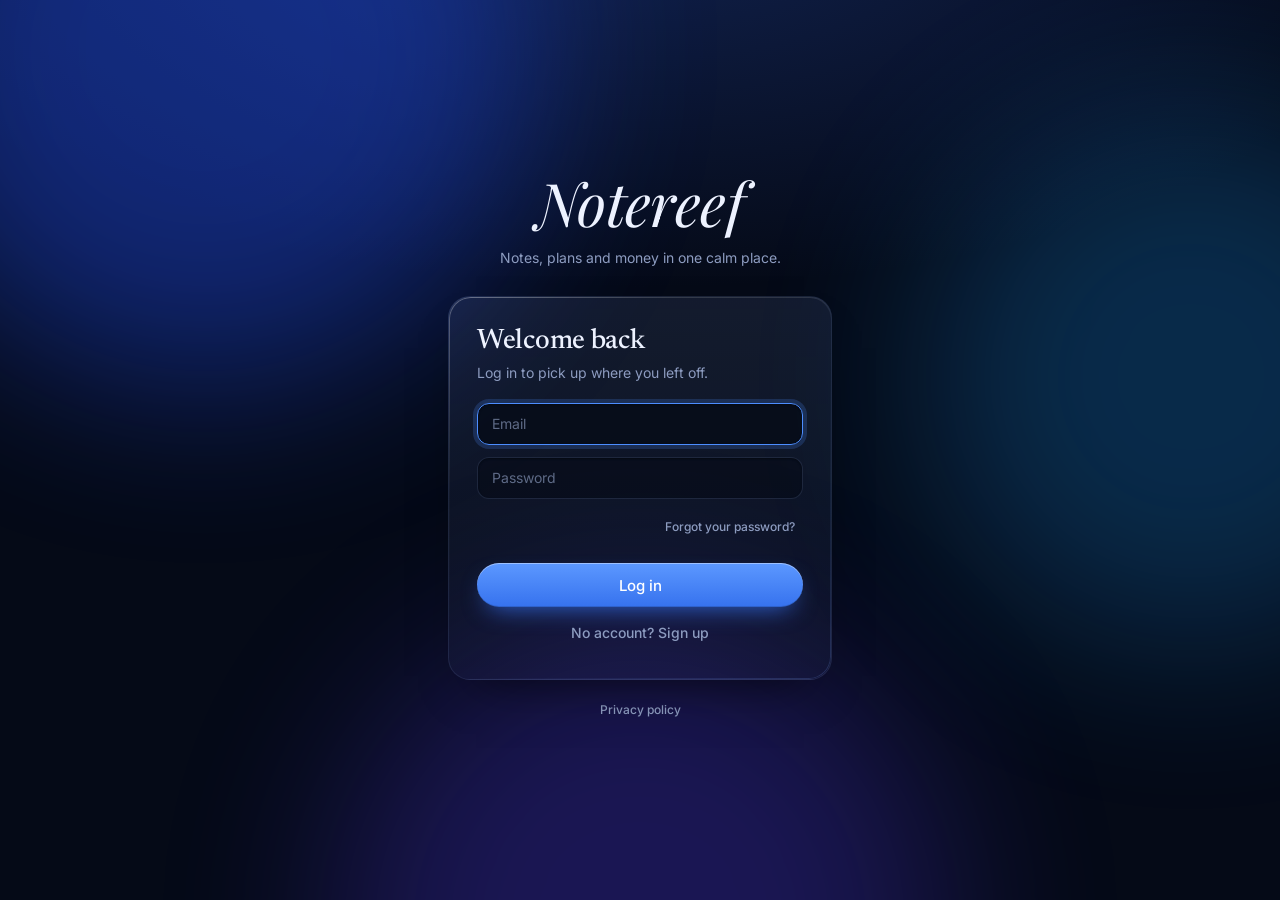
<file: app/index.html>
<!doctype html>
<html lang="en">
  <head>
    <meta charset="UTF-8" />
    <meta name="viewport" content="width=device-width, initial-scale=1.0, viewport-fit=cover, interactive-widget=resizes-content" />
    <meta name="theme-color" content="#050a17" />
    <link rel="icon" type="image/svg+xml" href="/app/assets/app-icon-CW4xcD1m.svg" />
    <title>Notereef</title>
    <script type="module" crossorigin src="/app/assets/index-9Z43HPZD.js"></script>
    <link rel="modulepreload" crossorigin href="/app/assets/rolldown-runtime-C0FnF6B9.js">
    <link rel="modulepreload" crossorigin href="/app/assets/core-6kxRzI_9.js">
    <link rel="modulepreload" crossorigin href="/app/assets/pageImages-CRpgHBwH.js">
    <link rel="modulepreload" crossorigin href="/app/assets/preload-helper-CqxSXq19.js">
    <link rel="stylesheet" crossorigin href="/app/assets/index-CDqkD5-W.css">
  </head>

  <body>
    <div id="root"></div>
  </body>
</html>
</file>
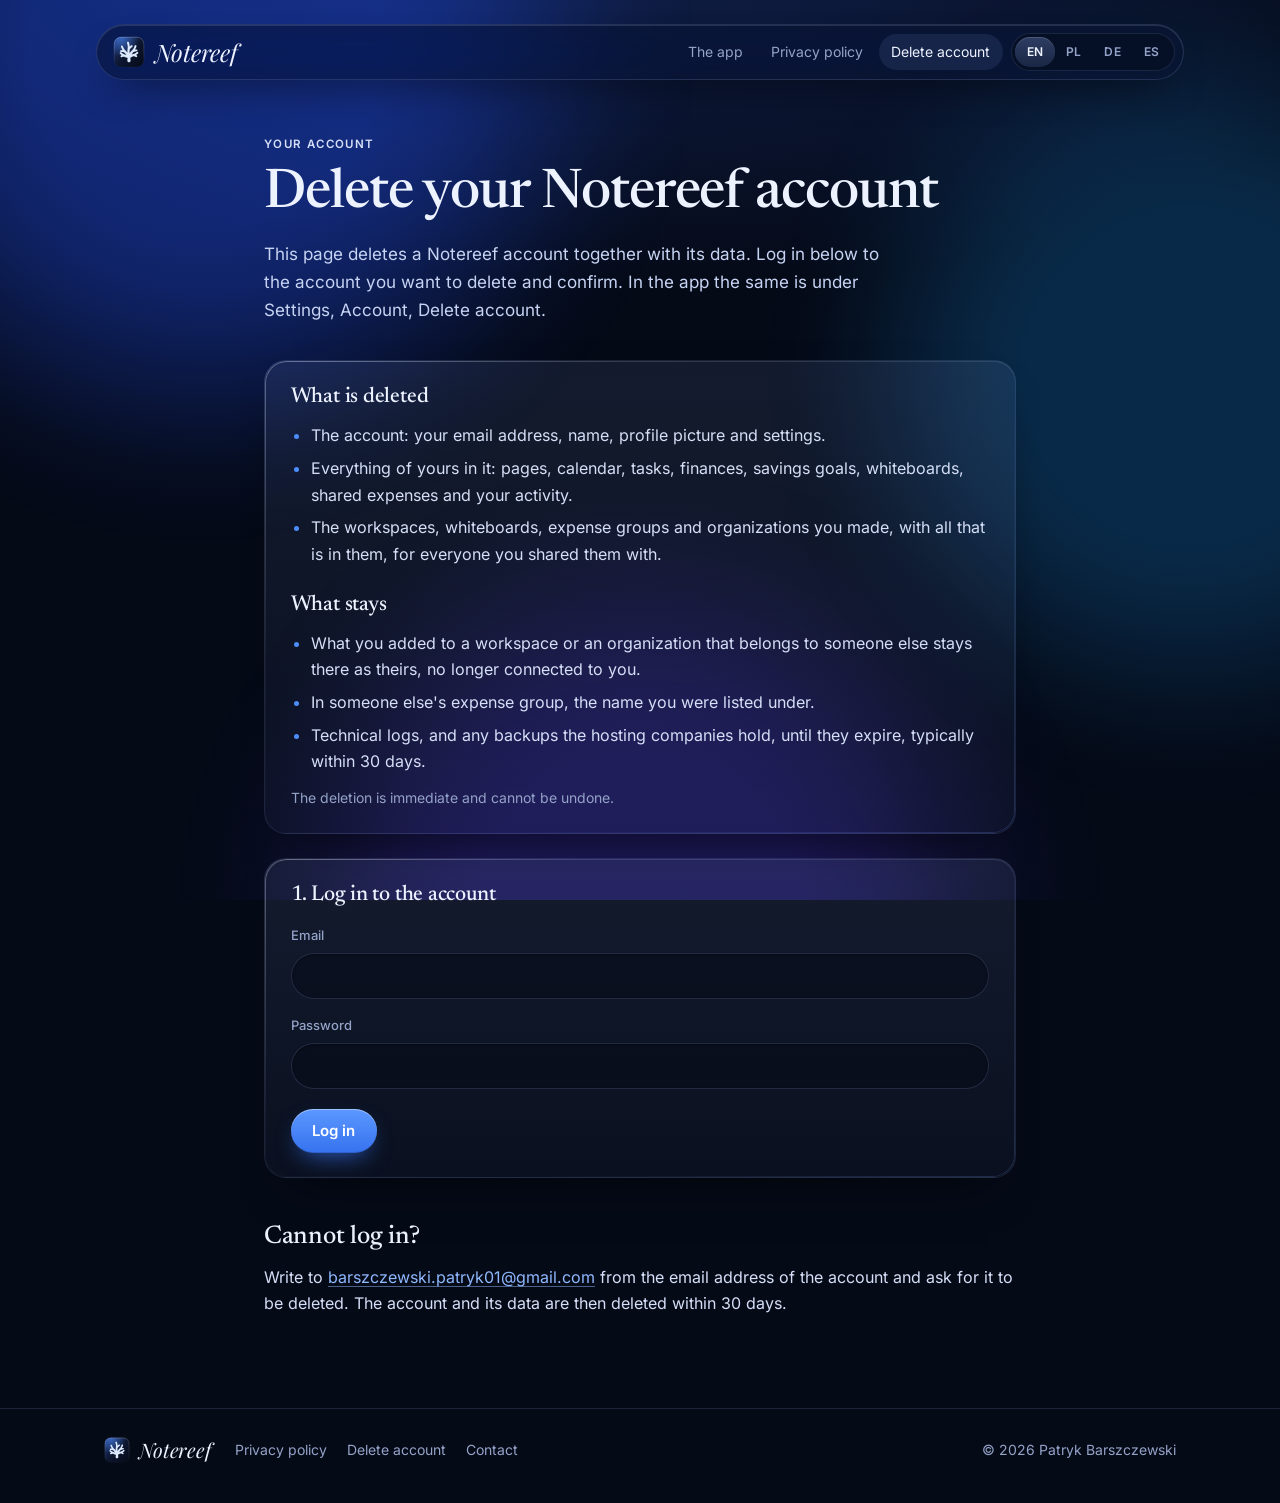
<file: delete-account.html>
<!doctype html>
<html lang="en">
  <head>
    <meta charset="utf-8" />
    <meta name="viewport" content="width=device-width, initial-scale=1" />
    <title>Delete your account – Notereef</title>
    <meta name="title-en" content="Delete your account – Notereef" />
    <meta name="title-pl" content="Usuń konto – Notereef" />
    <meta name="title-de" content="Konto löschen – Notereef" />
    <meta name="title-es" content="Eliminar cuenta – Notereef" />
    <meta
      name="description"
      content="Delete a Notereef account and its data, without the app: log in here and confirm."
    />
    <meta name="theme-color" content="#050a17" />
    <link rel="icon" href="icon.svg" type="image/svg+xml" />
    <link rel="stylesheet" href="style.css" />
    <script src="site.js"></script>
    <script src="delete-account.js" defer></script>
  </head>
  <body>
    <div class="aurora" aria-hidden="true"><span></span><span></span><span></span></div>

    <div class="bar-place">
      <header class="bar">
        <a class="brand" href="index.html" data-page="index.html">
          <img src="icon.svg" alt="" /><span class="wordmark">Notereef</span>
        </a>
        <nav>
          <a href="index.html" data-page="index.html"
            ><span class="en">The app</span><span class="pl">Aplikacja</span
            ><span class="de">Die App</span><span class="es">La app</span></a
          >
          <a href="privacy.html" data-page="privacy.html"
            ><span class="en">Privacy policy</span><span class="pl">Polityka prywatności</span
            ><span class="de">Datenschutz</span><span class="es">Privacidad</span></a
          >
          <a href="delete-account.html" data-page="delete-account.html" aria-current="page"
            ><span class="en">Delete account</span><span class="pl">Usuń konto</span
            ><span class="de">Konto löschen</span><span class="es">Eliminar cuenta</span></a
          >
        </nav>
        <div class="langs" role="group" aria-label="Language">
          <button type="button" data-set="en" title="English">EN</button>
          <button type="button" data-set="pl" title="Polski">PL</button>
          <button type="button" data-set="de" title="Deutsch">DE</button>
          <button type="button" data-set="es" title="Español">ES</button>
        </div>
      </header>
    </div>

    <main class="wrap doc">
      <header class="rise">
        <p class="eyebrow">
          <span class="en" lang="en">Your account</span><span class="pl" lang="pl">Twoje konto</span>
          <span class="de" lang="de">Dein Konto</span>
          <span class="es" lang="es">Tu cuenta</span>
        </p>
        <h1>
          <span class="en" lang="en">Delete your Notereef account</span>
          <span class="pl" lang="pl">Usuń konto Notereef</span>
          <span class="de" lang="de">Notereef-Konto löschen</span>
          <span class="es" lang="es">Elimina tu cuenta de Notereef</span>
        </h1>
        <p class="en" lang="en">
          This page deletes a Notereef account together with its data. Log in below to the account
          you want to delete and confirm. In the app the same is under Settings, Account, Delete
          account.
        </p>
        <p class="pl" lang="pl">
          Ta strona usuwa konto Notereef razem z jego danymi. Zaloguj się poniżej na konto, które
          chcesz usunąć, i potwierdź. W aplikacji to samo jest w: Ustawienia, Konto, Usuń konto.
        </p>
        <p class="de" lang="de">
          Diese Seite löscht ein Notereef-Konto zusammen mit seinen Daten. Melde dich unten bei dem
          Konto an, das du löschen möchtest, und bestätige. In der App findest du dasselbe unter
          Einstellungen, Konto, Konto löschen.
        </p>
        <p class="es" lang="es">
          Esta página elimina una cuenta de Notereef junto con sus datos. Inicia sesión abajo en la
          cuenta que quieres eliminar y confirma. En la aplicación lo mismo está en Ajustes, Cuenta,
          Eliminar cuenta.
        </p>
      </header>

      <div class="card">
        <div class="en" lang="en">
          <h2>What is deleted</h2>
          <ul>
            <li>The account: your email address, name, profile picture and settings.</li>
            <li>
              Everything of yours in it: pages, calendar, tasks, finances, savings goals,
              whiteboards, shared expenses and your activity.
            </li>
            <li>
              The workspaces, whiteboards, expense groups and organizations you made, with all
              that is in them, for everyone you shared them with.
            </li>
          </ul>
          <h2>What stays</h2>
          <ul>
            <li>
              What you added to a workspace or an organization that belongs to someone else stays
              there as theirs, no longer connected to you.
            </li>
            <li>In someone else's expense group, the name you were listed under.</li>
            <li>
              Technical logs, and any backups the hosting companies hold, until they expire,
              typically within 30 days.
            </li>
          </ul>
          <p class="muted small">The deletion is immediate and cannot be undone.</p>
        </div>
        <div class="pl" lang="pl">
          <h2>Co zostanie usunięte</h2>
          <ul>
            <li>Konto: adres e-mail, imię i nazwisko, zdjęcie profilowe i ustawienia.</li>
            <li>
              Wszystko, co w nim Twoje: strony, kalendarz, zadania, finanse, cele
              oszczędnościowe, tablice, wspólne wydatki i aktywność.
            </li>
            <li>
              Przestrzenie, tablice, grupy wydatków i organizacje założone przez Ciebie, ze
              wszystkim, co w nich jest, u wszystkich, którym je udostępniono.
            </li>
          </ul>
          <h2>Co zostanie</h2>
          <ul>
            <li>
              To, co dodano z Twojego konta w przestrzeni lub organizacji należącej do kogoś
              innego, zostaje tam jako jej część, bez powiązania z Tobą.
            </li>
            <li>W cudzej grupie wydatków: imię, pod którym Cię w niej wpisano.</li>
            <li>
              Dane techniczne i ewentualne kopie zapasowe u firm hostingowych, dopóki nie
              wygasną, zwykle w ciągu 30 dni.
            </li>
          </ul>
          <p class="muted small">Usunięcie działa od razu i nie da się go cofnąć.</p>
        </div>
        <div class="de" lang="de">
          <h2>Was gelöscht wird</h2>
          <ul>
            <li>
              Das Konto: deine E-Mail-Adresse, dein Name, dein Profilbild und deine Einstellungen.
            </li>
            <li>
              Alles, was darin dir gehört: Seiten, Kalender, Aufgaben, Finanzen, Sparziele,
              Whiteboards, gemeinsame Ausgaben und deine Aktivität.
            </li>
            <li>
              Die Arbeitsbereiche, Whiteboards, Ausgabengruppen und Organisationen, die du angelegt
              hast, mit allem, was darin ist, für alle, mit denen du sie geteilt hast.
            </li>
          </ul>
          <h2>Was bleibt</h2>
          <ul>
            <li>
              Was du zu einem Arbeitsbereich oder einer Organisation hinzugefügt hast, die jemand
              anderem gehört, bleibt dort als deren Inhalt, nicht mehr mit dir verbunden.
            </li>
            <li>
              In der Ausgabengruppe von jemand anderem: der Name, unter dem du aufgeführt warst.
            </li>
            <li>
              Technische Protokolle und etwaige Sicherungskopien der Hosting-Unternehmen, bis sie
              ablaufen, in der Regel innerhalb von 30 Tagen.
            </li>
          </ul>
          <p class="muted small">
            Das Löschen wirkt sofort und lässt sich nicht rückgängig machen.
          </p>
        </div>
        <div class="es" lang="es">
          <h2>Qué se elimina</h2>
          <ul>
            <li>
              La cuenta: tu dirección de correo electrónico, nombre, foto de perfil y ajustes.
            </li>
            <li>
              Todo lo tuyo que hay en ella: páginas, calendario, tareas, finanzas, metas de ahorro,
              pizarras, gastos compartidos y tu actividad.
            </li>
            <li>
              Los espacios, pizarras, grupos de gastos y organizaciones que creaste, con todo lo que
              hay en ellos, para todas las personas con las que los compartiste.
            </li>
          </ul>
          <h2>Qué se queda</h2>
          <ul>
            <li>
              Lo que añadiste a un espacio o a una organización que pertenece a otra persona se
              queda allí como suyo, sin vínculo contigo.
            </li>
            <li>En el grupo de gastos de otra persona, el nombre con el que figurabas.</li>
            <li>
              Los registros técnicos y las copias de seguridad que puedan tener las empresas de
              alojamiento, hasta que caduquen, normalmente en 30 días.
            </li>
          </ul>
          <p class="muted small">La eliminación es inmediata y no se puede deshacer.</p>
        </div>
      </div>

      <noscript>
        <p class="error">
          This form needs JavaScript. Without it, write to barszczewski.patryk01@gmail.com. /
          Ten formularz wymaga JavaScriptu. Bez niego napisz na barszczewski.patryk01@gmail.com. /
          Dieses Formular braucht JavaScript. Ohne schreibe an barszczewski.patryk01@gmail.com. /
          Este formulario necesita JavaScript. Sin él, escribe a barszczewski.patryk01@gmail.com.
        </p>
      </noscript>

      <div class="card">
        <form id="login">
          <h2>
            <span class="en" lang="en">1. Log in to the account</span>
            <span class="pl" lang="pl">1. Zaloguj się na konto</span>
            <span class="de" lang="de">1. Beim Konto anmelden</span>
            <span class="es" lang="es">1. Inicia sesión en la cuenta</span>
          </h2>
          <label for="email">
            <span class="en" lang="en">Email</span><span class="pl" lang="pl">E-mail</span>
            <span class="de" lang="de">E-Mail</span>
            <span class="es" lang="es">Correo electrónico</span>
          </label>
          <input id="email" type="email" required autocomplete="username" />
          <label for="password">
            <span class="en" lang="en">Password</span><span class="pl" lang="pl">Hasło</span>
            <span class="de" lang="de">Passwort</span>
            <span class="es" lang="es">Contraseña</span>
          </label>
          <input id="password" type="password" required autocomplete="current-password" />
          <p id="login-error" class="error" role="alert" hidden></p>
          <button id="login-button" class="btn" type="submit">
            <span class="en" lang="en">Log in</span><span class="pl" lang="pl">Zaloguj się</span>
            <span class="de" lang="de">Anmelden</span>
            <span class="es" lang="es">Iniciar sesión</span>
          </button>
        </form>

        <form id="confirm" hidden>
          <h2>
            <span class="en" lang="en">2. Confirm</span>
            <span class="pl" lang="pl">2. Potwierdź</span>
            <span class="de" lang="de">2. Bestätigen</span>
            <span class="es" lang="es">2. Confirma</span>
          </h2>
          <p>
            <span class="en" lang="en">You are logged in as</span>
            <span class="pl" lang="pl">Zalogowano jako</span>
            <span class="de" lang="de">Du bist angemeldet als</span>
            <span class="es" lang="es">Has iniciado sesión como</span>
            <strong id="who"></strong>.
          </p>
          <label class="check" for="sure">
            <input id="sure" type="checkbox" />
            <span>
              <span class="en" lang="en">
                I understand that this account and its data are deleted for good and that this
                cannot be undone.
              </span>
              <span class="pl" lang="pl">
                Rozumiem, że to konto i jego dane zostaną usunięte na zawsze i że nie da się
                tego cofnąć.
              </span>
              <span class="de" lang="de">
                Ich verstehe, dass dieses Konto und seine Daten endgültig gelöscht werden und dass
                sich das nicht rückgängig machen lässt.
              </span>
              <span class="es" lang="es">
                Entiendo que esta cuenta y sus datos se eliminan para siempre y que esto no se puede
                deshacer.
              </span>
            </span>
          </label>
          <p id="delete-error" class="error" role="alert" hidden></p>
          <div class="row">
            <button id="delete-button" class="btn danger" type="submit" disabled>
              <span class="en" lang="en">Delete my account</span>
              <span class="pl" lang="pl">Usuń moje konto</span>
              <span class="de" lang="de">Mein Konto löschen</span>
              <span class="es" lang="es">Eliminar mi cuenta</span>
            </button>
            <button id="cancel" class="btn soft" type="button">
              <span class="en" lang="en">Cancel</span><span class="pl" lang="pl">Anuluj</span>
              <span class="de" lang="de">Abbrechen</span>
              <span class="es" lang="es">Cancelar</span>
            </button>
          </div>
        </form>

        <div id="done" role="status" hidden>
          <h2 class="done">
            <span class="en" lang="en">The account has been deleted</span>
            <span class="pl" lang="pl">Konto zostało usunięte</span>
            <span class="de" lang="de">Das Konto wurde gelöscht</span>
            <span class="es" lang="es">La cuenta se ha eliminado</span>
          </h2>
          <p class="en" lang="en">
            The account and its data are gone. If the app is still open somewhere, it logs out
            by itself. You can close this page.
          </p>
          <p class="pl" lang="pl">
            Konta i jego danych już nie ma. Jeśli aplikacja jest gdzieś jeszcze otwarta, sama
            się wyloguje. Możesz zamknąć tę stronę.
          </p>
          <p class="de" lang="de">
            Das Konto und seine Daten sind weg. Falls die App noch irgendwo geöffnet ist, meldet sie
            sich von selbst ab. Du kannst diese Seite schließen.
          </p>
          <p class="es" lang="es">
            La cuenta y sus datos ya no existen. Si la aplicación sigue abierta en algún sitio,
            cerrará la sesión sola. Puedes cerrar esta página.
          </p>
        </div>
      </div>

      <h2>
        <span class="en" lang="en">Cannot log in?</span>
        <span class="pl" lang="pl">Nie możesz się zalogować?</span>
        <span class="de" lang="de">Du kannst dich nicht anmelden?</span>
        <span class="es" lang="es">¿No puedes iniciar sesión?</span>
      </h2>
      <p class="en" lang="en">
        Write to
        <a href="mailto:barszczewski.patryk01@gmail.com?subject=Notereef%3A%20delete%20my%20account"
          >barszczewski.patryk01@gmail.com</a
        >
        from the email address of the account and ask for it to be deleted. The account and its
        data are then deleted within 30 days.
      </p>
      <p class="pl" lang="pl">
        Napisz na
        <a href="mailto:barszczewski.patryk01@gmail.com?subject=Notereef%3A%20usuni%C4%99cie%20konta"
          >barszczewski.patryk01@gmail.com</a
        >
        z adresu e-mail tego konta z prośbą o jego usunięcie. Konto i jego dane zostaną wtedy
        usunięte w ciągu 30 dni.
      </p>
      <p class="de" lang="de">
        Schreibe an
        <a href="mailto:barszczewski.patryk01@gmail.com?subject=Notereef%3A%20Konto%20l%C3%B6schen"
          >barszczewski.patryk01@gmail.com</a
        >
        von der E-Mail-Adresse des Kontos und bitte darum, es zu löschen. Das Konto und seine Daten
        werden dann innerhalb von 30 Tagen gelöscht.
      </p>
      <p class="es" lang="es">
        Escribe a
        <a
        href="mailto:barszczewski.patryk01@gmail.com?subject=Notereef%3A%20eliminar%20mi%20cuenta"
          >barszczewski.patryk01@gmail.com</a
        >
        desde la dirección de correo de la cuenta y pide que se elimine. La cuenta y sus datos se
        eliminarán entonces en un plazo de 30 días.
      </p>
    </main>

    <footer>
      <div class="wrap">
        <a class="brand" href="index.html" data-page="index.html">
          <img src="icon.svg" alt="" /><span class="wordmark">Notereef</span>
        </a>
        <nav>
          <a href="privacy.html" data-page="privacy.html"
            ><span class="en">Privacy policy</span><span class="pl">Polityka prywatności</span
            ><span class="de">Datenschutz</span><span class="es">Privacidad</span></a
          >
          <a href="delete-account.html" data-page="delete-account.html"
            ><span class="en">Delete account</span><span class="pl">Usuń konto</span
            ><span class="de">Konto löschen</span><span class="es">Eliminar cuenta</span></a
          >
          <a href="mailto:barszczewski.patryk01@gmail.com"
            ><span class="en">Contact</span><span class="pl">Kontakt</span
            ><span class="de">Kontakt</span><span class="es">Contacto</span></a
          >
        </nav>
        <span>© 2026 Patryk Barszczewski</span>
      </div>
    </footer>
  </body>
</html>
</file>
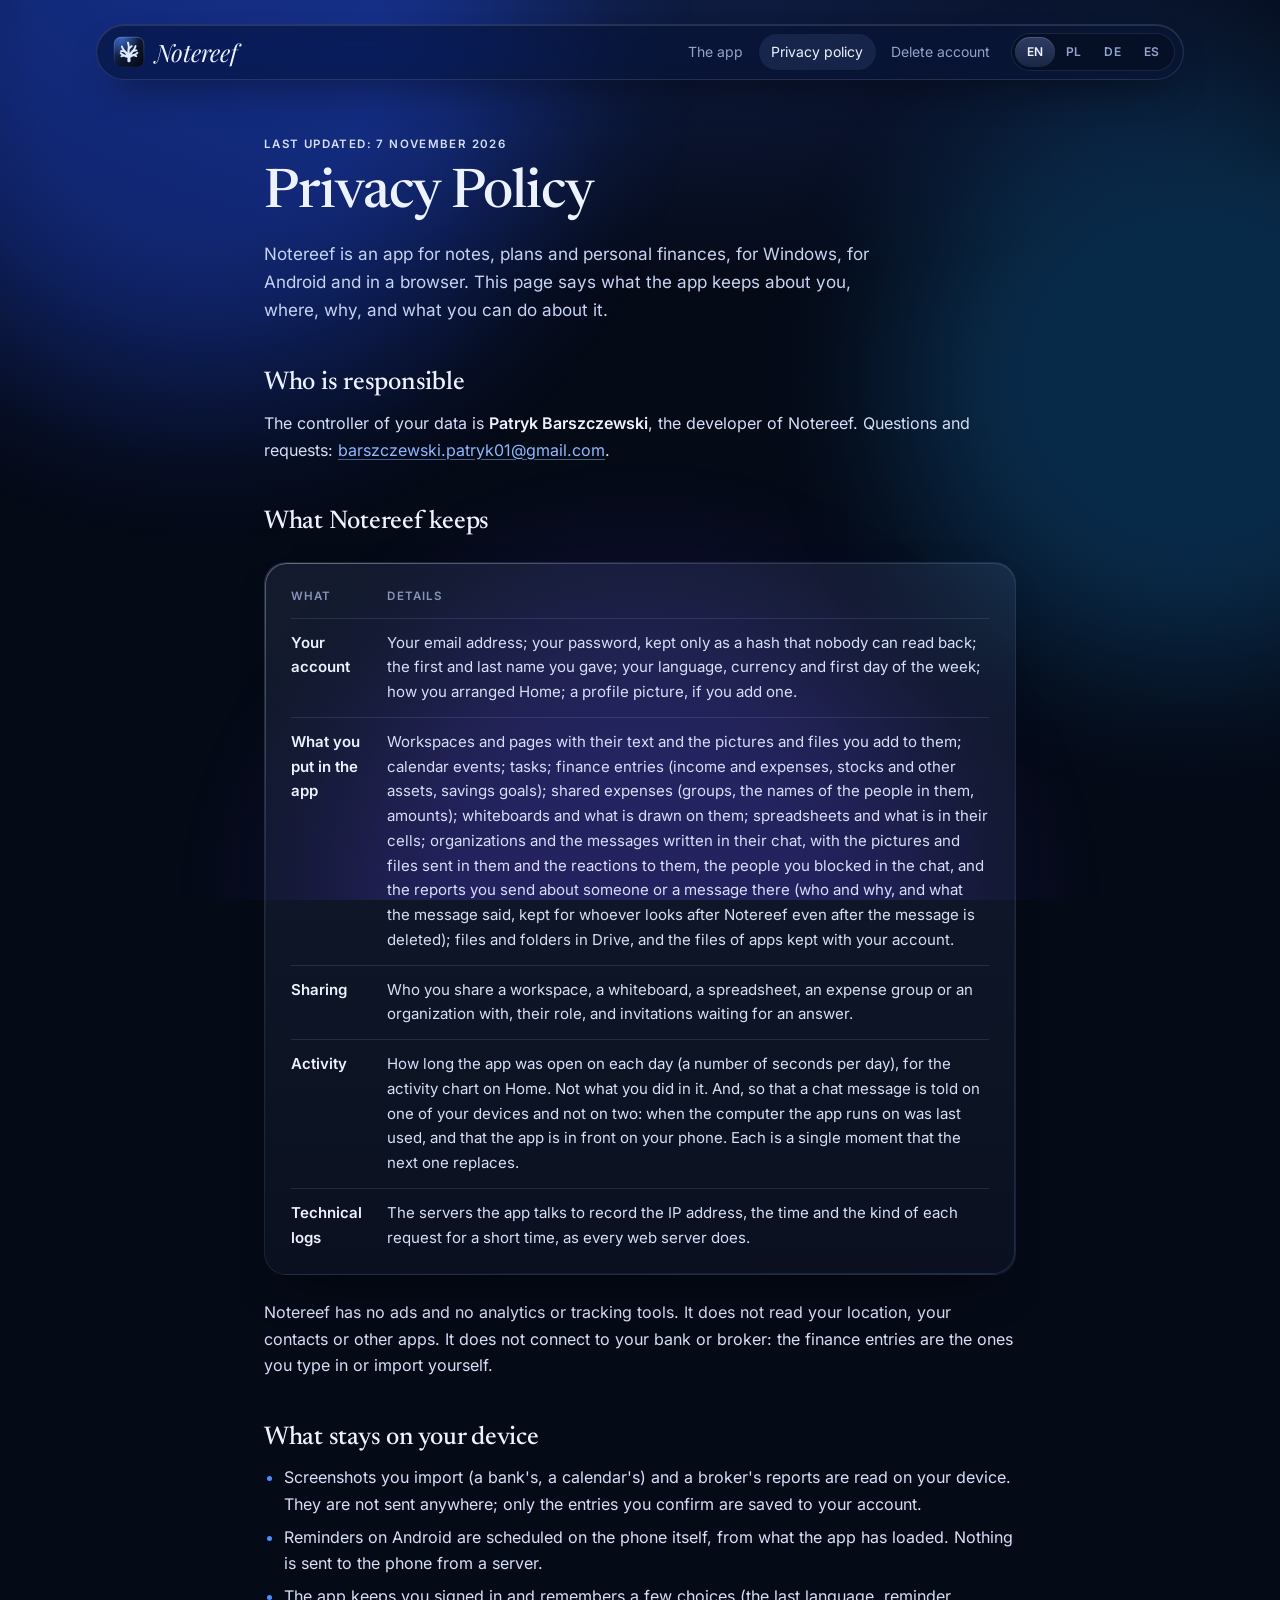
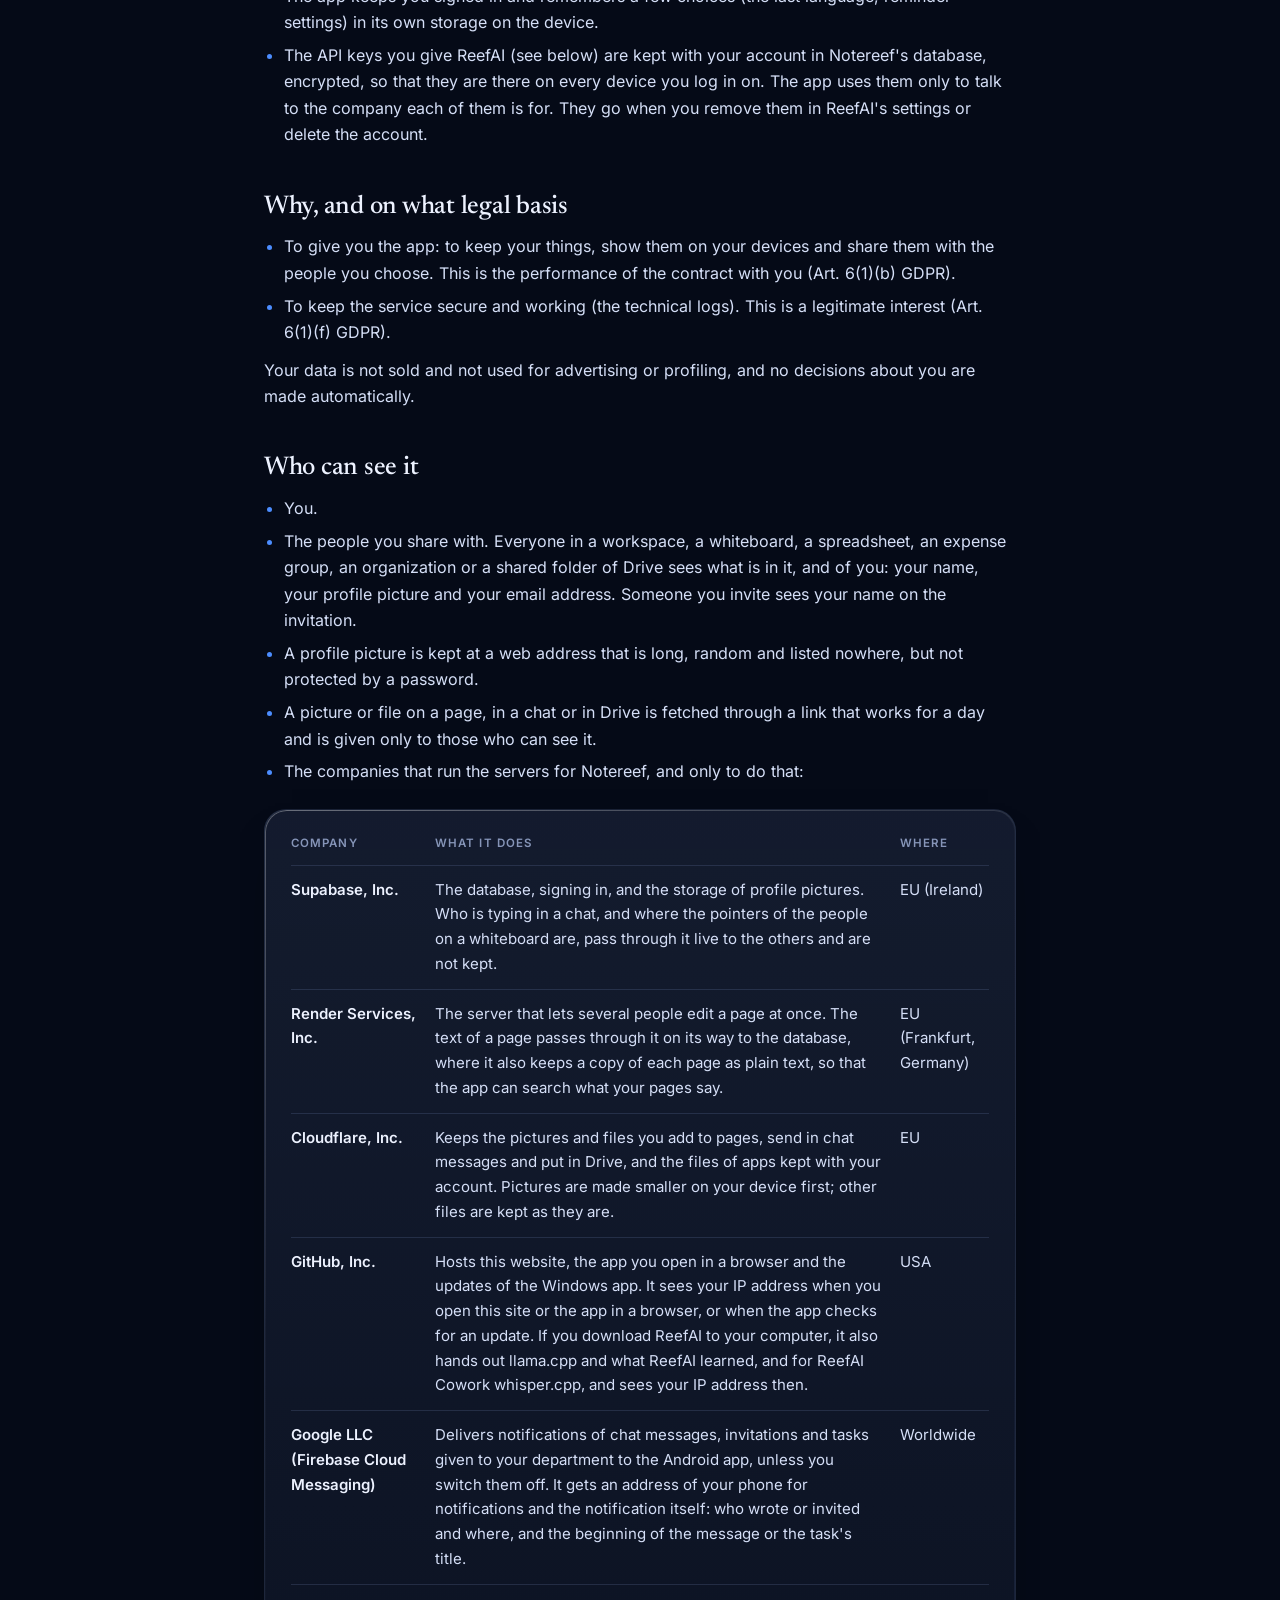
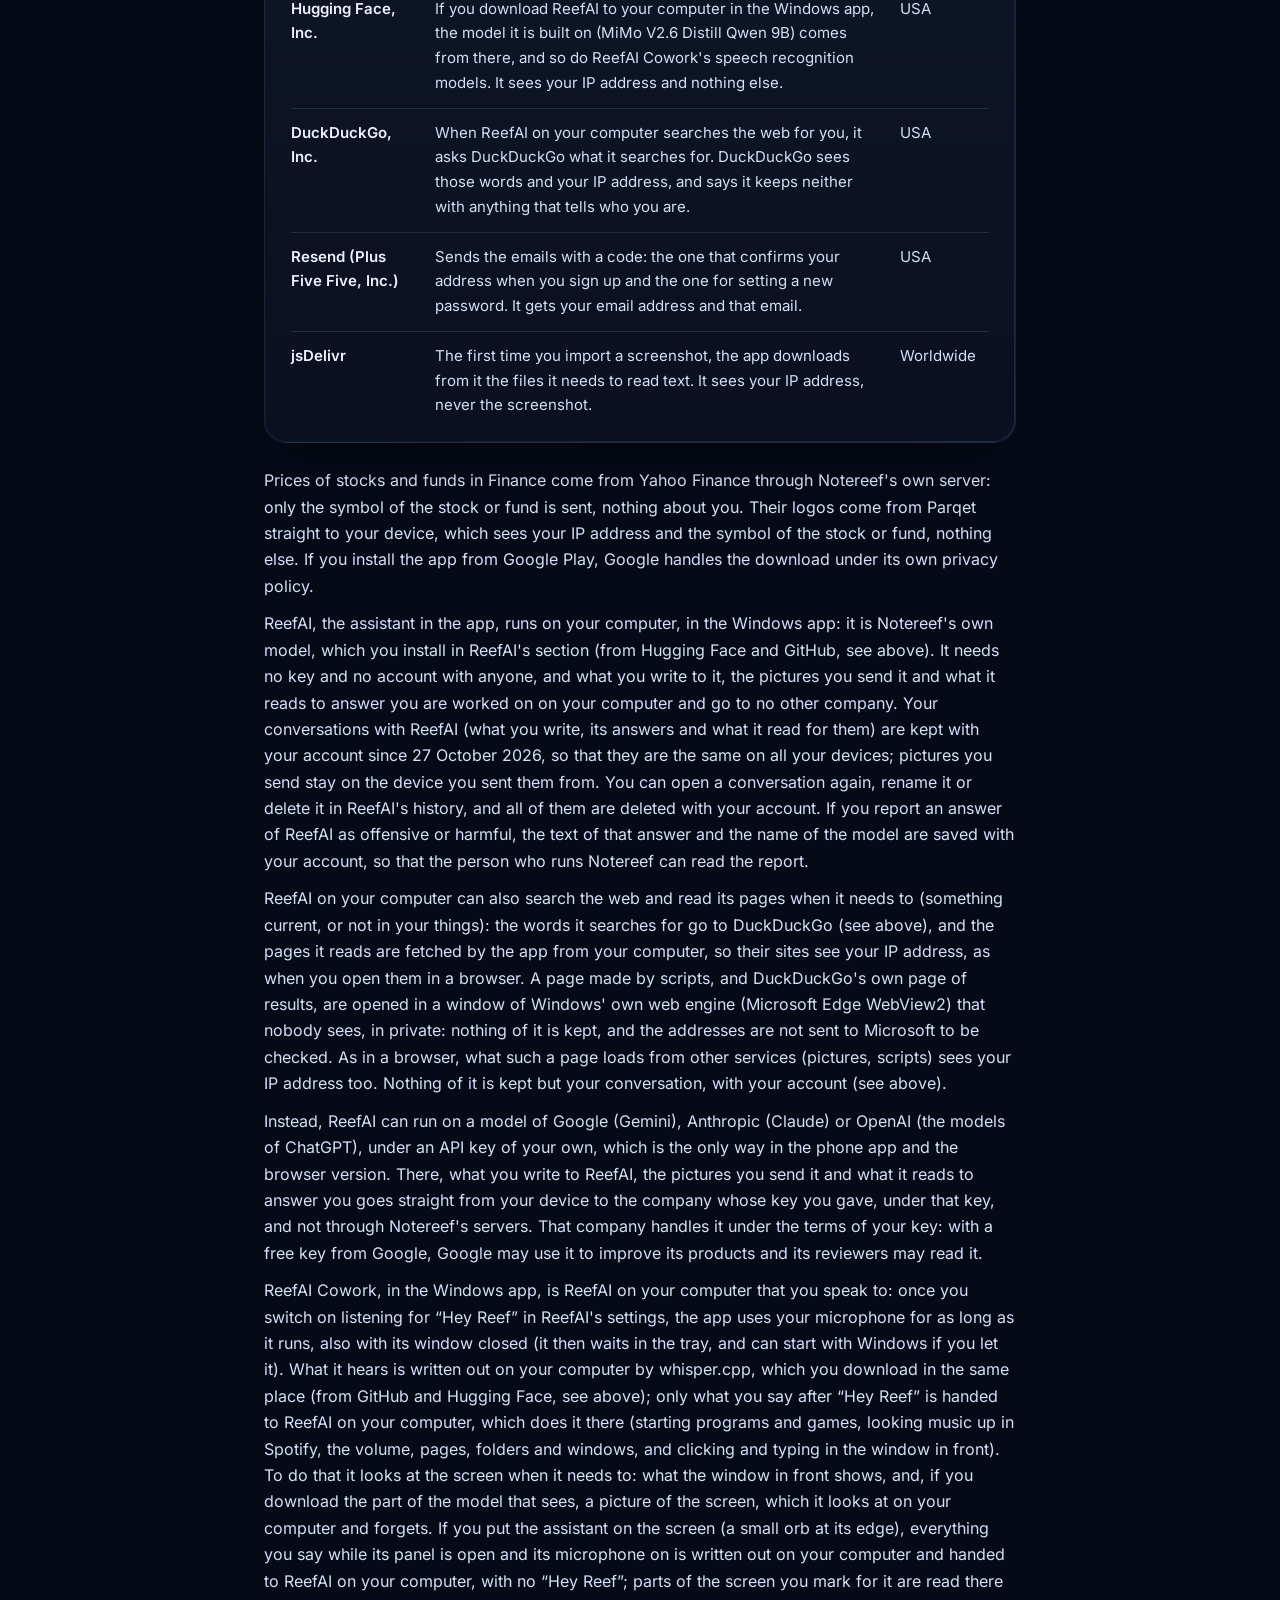
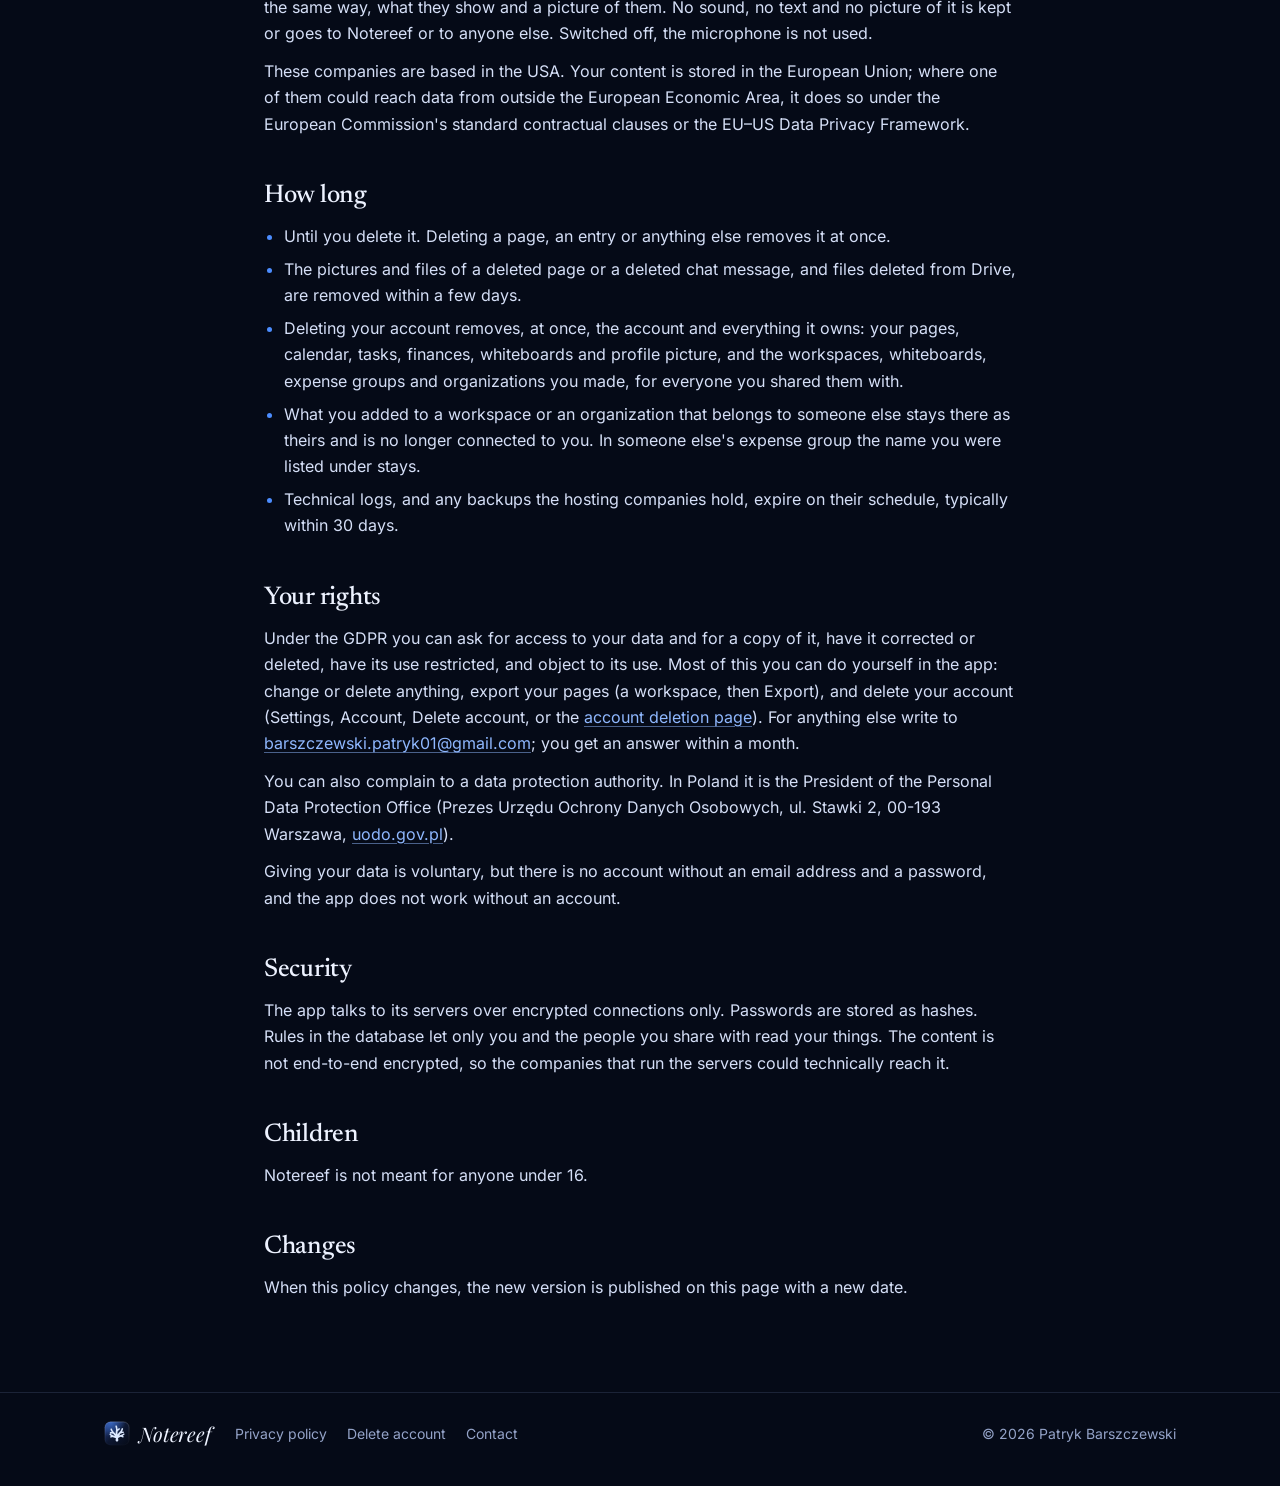
<file: privacy.html>
<!doctype html>
<html lang="en">
  <head>
    <meta charset="utf-8" />
    <meta name="viewport" content="width=device-width, initial-scale=1" />
    <title>Privacy Policy – Notereef</title>
    <meta name="title-en" content="Privacy Policy – Notereef" />
    <meta name="title-pl" content="Polityka prywatności – Notereef" />
    <meta name="title-de" content="Datenschutzerklärung – Notereef" />
    <meta name="title-es" content="Política de privacidad – Notereef" />
    <meta
      name="description"
      content="What the Notereef app keeps about you, where, why, and what you can do about it."
    />
    <meta name="theme-color" content="#050a17" />
    <link rel="icon" href="icon.svg" type="image/svg+xml" />
    <link rel="stylesheet" href="style.css" />
    <script src="site.js"></script>
  </head>
  <body>
    <div class="aurora" aria-hidden="true"><span></span><span></span><span></span></div>

    <div class="bar-place">
      <header class="bar">
        <a class="brand" href="index.html" data-page="index.html">
          <img src="icon.svg" alt="" /><span class="wordmark">Notereef</span>
        </a>
        <nav>
          <a href="index.html" data-page="index.html"
            ><span class="en">The app</span><span class="pl">Aplikacja</span
            ><span class="de">Die App</span><span class="es">La app</span></a
          >
          <a href="privacy.html" data-page="privacy.html" aria-current="page"
            ><span class="en">Privacy policy</span><span class="pl">Polityka prywatności</span
            ><span class="de">Datenschutz</span><span class="es">Privacidad</span></a
          >
          <a href="delete-account.html" data-page="delete-account.html"
            ><span class="en">Delete account</span><span class="pl">Usuń konto</span
            ><span class="de">Konto löschen</span><span class="es">Eliminar cuenta</span></a
          >
        </nav>
        <div class="langs" role="group" aria-label="Language">
          <button type="button" data-set="en" title="English">EN</button>
          <button type="button" data-set="pl" title="Polski">PL</button>
          <button type="button" data-set="de" title="Deutsch">DE</button>
          <button type="button" data-set="es" title="Español">ES</button>
        </div>
      </header>
    </div>

    <main class="wrap doc en" lang="en">
      <header class="rise">
        <p class="eyebrow">Last updated: 7 November 2026</p>
        <h1>Privacy Policy</h1>
        <p>
          Notereef is an app for notes, plans and personal finances, for Windows, for Android and
          in a browser. This page says what the app keeps about you, where, why, and what you can
          do about it.
        </p>
      </header>

      <h2>Who is responsible</h2>
      <p>
        The controller of your data is <strong>Patryk Barszczewski</strong>, the developer of
        Notereef. Questions and requests:
        <a href="mailto:barszczewski.patryk01@gmail.com">barszczewski.patryk01@gmail.com</a>.
      </p>

      <h2>What Notereef keeps</h2>
      <div class="card">
        <table>
          <thead>
            <tr>
              <th>What</th>
              <th>Details</th>
            </tr>
          </thead>
          <tbody>
            <tr>
              <td>Your account</td>
              <td>
                Your email address; your password, kept only as a hash that nobody can read back;
                the first and last name you gave; your language, currency and first day of the week; how you
                arranged Home; a profile picture, if you add one.
              </td>
            </tr>
            <tr>
              <td>What you put in the app</td>
              <td>
                Workspaces and pages with their text and the pictures and files you add to them; calendar
                events; tasks; finance entries
                (income and expenses, stocks and other assets, savings goals); shared expenses
                (groups, the names of the people in them, amounts); whiteboards and what is drawn
                on them; spreadsheets and what is in their cells; organizations and the messages
                written in their chat, with the pictures and files sent in them and the reactions
                to them, the people you blocked in the chat, and the reports you send about someone or a message there (who and why, and what the message said, kept for whoever looks after Notereef even after the message is deleted); files and folders in Drive, and the files of apps kept with your account.
              </td>
            </tr>
            <tr>
              <td>Sharing</td>
              <td>
                Who you share a workspace, a whiteboard, a spreadsheet, an expense group or an
                organization with, their role, and invitations waiting for an answer.
              </td>
            </tr>
            <tr>
              <td>Activity</td>
              <td>
                How long the app was open on each day (a number of seconds per day), for the
                activity chart on Home. Not what you did in it. And, so that a chat message is told
                on one of your devices and not on two: when the computer the app runs on was last
                used, and that the app is in front on your phone. Each is a single moment that the
                next one replaces.
              </td>
            </tr>
            <tr>
              <td>Technical logs</td>
              <td>
                The servers the app talks to record the IP address, the time and the kind of each
                request for a short time, as every web server does.
              </td>
            </tr>
          </tbody>
        </table>
      </div>
      <p>
        Notereef has no ads and no analytics or tracking tools. It does not read your location,
        your contacts or other apps. It does not connect to your bank or broker: the finance
        entries are the ones you type in or import yourself.
      </p>

      <h2>What stays on your device</h2>
      <ul>
        <li>
          Screenshots you import (a bank's, a calendar's) and a broker's reports are read on your
          device. They are not sent anywhere; only the entries you confirm are saved to your
          account.
        </li>
        <li>
          Reminders on Android are scheduled on the phone itself, from what the app has loaded.
          Nothing is sent to the phone from a server.
        </li>
        <li>
          The app keeps you signed in and remembers a few choices (the last language, reminder
          settings) in its own storage on the device.
        </li>
        <li>
          The API keys you give ReefAI (see below) are kept with your account in Notereef's
          database, encrypted, so that they are there on every device you log in on. The app uses
          them only to talk to the company each of them is for. They go when you remove them in
          ReefAI's settings or delete the account.
        </li>
      </ul>

      <h2>Why, and on what legal basis</h2>
      <ul>
        <li>
          To give you the app: to keep your things, show them on your devices and share them
          with the people you choose. This is the performance of the contract with you
          (Art. 6(1)(b) GDPR).
        </li>
        <li>
          To keep the service secure and working (the technical logs). This is a legitimate
          interest (Art. 6(1)(f) GDPR).
        </li>
      </ul>
      <p>
        Your data is not sold and not used for advertising or profiling, and no decisions about
        you are made automatically.
      </p>

      <h2>Who can see it</h2>
      <ul>
        <li>You.</li>
        <li>
          The people you share with. Everyone in a workspace, a whiteboard, a spreadsheet, an
          expense group, an organization or a shared folder of Drive sees what is in it, and of you: your name, your profile picture and
          your email address. Someone you invite sees your name on the invitation.
        </li>
        <li>
          A profile picture is kept at a web address that is long, random and listed nowhere,
          but not protected by a password.
        </li>
        <li>
          A picture or file on a page, in a chat or in Drive is fetched through a link that works for a
          day and is given only to those who can see it.
        </li>
        <li>The companies that run the servers for Notereef, and only to do that:</li>
      </ul>
      <div class="card">
        <table>
          <thead>
            <tr>
              <th>Company</th>
              <th>What it does</th>
              <th>Where</th>
            </tr>
          </thead>
          <tbody>
            <tr>
              <td>Supabase, Inc.</td>
              <td>The database, signing in, and the storage of profile pictures. Who is typing in a chat, and where the pointers of the people on a whiteboard are, pass through it live to the others and are not kept.</td>
              <td>EU (Ireland)</td>
            </tr>
            <tr>
              <td>Render Services, Inc.</td>
              <td>
                The server that lets several people edit a page at once. The text of a page
                passes through it on its way to the database, where it also keeps a copy of each
                page as plain text, so that the app can search what your pages say.
              </td>
              <td>EU (Frankfurt, Germany)</td>
            </tr>
            <tr>
              <td>Cloudflare, Inc.</td>
              <td>
                Keeps the pictures and files you add to pages, send in chat messages and put in Drive, and
                the files of apps kept with your account. Pictures are
                made smaller on your device first; other files are kept as they are.
              </td>
              <td>EU</td>
            </tr>
            <tr>
              <td>GitHub, Inc.</td>
              <td>
                Hosts this website, the app you open in a browser and the updates of the Windows
                app. It sees your IP address when you open this site or the app in a browser, or
                when the app checks for an update. If you download ReefAI to your computer, it
                also hands out llama.cpp and what ReefAI learned, and for ReefAI Cowork whisper.cpp, and sees your IP address then.
              </td>
              <td>USA</td>
            </tr>
            <tr>
              <td>Google LLC (Firebase Cloud Messaging)</td>
              <td>
                Delivers notifications of chat messages, invitations and tasks given to your
                department to the Android app, unless you switch them off. It gets an address of
                your phone for notifications and the notification itself: who wrote or invited
                and where, and the beginning of the message or the task's title.
              </td>
              <td>Worldwide</td>
            </tr>
            <tr>
              <td>Hugging Face, Inc.</td>
              <td>
                If you download ReefAI to your computer in the Windows app, the model it is built on (MiMo V2.6 Distill Qwen 9B) comes from there, and so do ReefAI Cowork's speech recognition models. It sees your IP address and nothing else.
              </td>
              <td>USA</td>
            </tr>
            <tr>
              <td>DuckDuckGo, Inc.</td>
              <td>
                When ReefAI on your computer searches the web for you, it asks DuckDuckGo what it searches for. DuckDuckGo sees those words and your IP address, and says it keeps neither with anything that tells who you are.
              </td>
              <td>USA</td>
            </tr>
            <tr>
              <td>Resend (Plus Five Five, Inc.)</td>
              <td>
                Sends the emails with a code: the one that confirms your address when you sign up
                and the one for setting a new password. It gets your email address and that email.
              </td>
              <td>USA</td>
            </tr>
            <tr>
              <td>jsDelivr</td>
              <td>
                The first time you import a screenshot, the app downloads from it the files it
                needs to read text. It sees your IP address, never the screenshot.
              </td>
              <td>Worldwide</td>
            </tr>
          </tbody>
        </table>
      </div>
      <p>
        Prices of stocks and funds in Finance come from Yahoo Finance through Notereef's own
        server: only the symbol of the stock or fund is sent, nothing about you. Their logos come
        from Parqet straight to your device, which sees your IP address and the symbol of the
        stock or fund, nothing else. If you install
        the app from Google Play, Google handles the download under its own privacy policy.
      </p>
      <p>
        ReefAI, the assistant in the app, runs on your computer, in the Windows app: it is
        Notereef's own model, which you install in ReefAI's section (from Hugging Face and
        GitHub, see above). It needs no key and no account with anyone, and what you write to it,
        the pictures you send it and what it reads to answer you are worked on on your computer
        and go to no other company. Your conversations with ReefAI (what you write, its answers
        and what it read for them) are kept with your account since 27 October 2026, so that
        they are the same on all your devices; pictures you send stay on the device you sent
        them from. You can open a conversation again, rename it or delete it in ReefAI's
        history, and all of them are deleted with your account. If you
        report an answer of ReefAI as offensive or harmful, the text of that answer and the name
        of the model are saved with your account, so that the person who runs Notereef can read
        the report.
      </p>
      <p>
        ReefAI on your computer can also search the web and read its pages when it needs to (something current, or not in your things): the words it searches for go to DuckDuckGo (see above), and the pages it reads are fetched by the app from your computer, so their sites see your IP address, as when you open them in a browser. A page made by scripts, and DuckDuckGo's own page of results, are opened in a window of Windows' own web engine (Microsoft Edge WebView2) that nobody sees, in private: nothing of it is kept, and the addresses are not sent to Microsoft to be checked. As in a browser, what such a page loads from other services (pictures, scripts) sees your IP address too. Nothing of it is kept but your conversation, with your account (see above).
      </p>
      <p>
        Instead, ReefAI can run on a model of Google (Gemini), Anthropic (Claude) or OpenAI (the
        models of ChatGPT), under an API key of your own, which is the only way in the phone app
        and the browser version. There,
        what you write to ReefAI, the pictures you send it and what it reads to answer you goes
        straight from your device to the company whose key you gave, under that key, and not
        through Notereef's servers. That company handles it under the terms of your key: with a
        free key from Google, Google may use it to improve its products and its reviewers may
        read it.
      </p>
      <p>
        ReefAI Cowork, in the Windows app, is ReefAI on your computer that you speak to: once you switch on listening for “Hey Reef” in ReefAI's settings, the app uses your microphone for as long as it runs, also with its window closed (it then waits in the tray, and can start with Windows if you let it). What it hears is written out on your computer by whisper.cpp, which you download in the same place (from GitHub and Hugging Face, see above); only what you say after “Hey Reef” is handed to ReefAI on your computer, which does it there (starting programs and games, looking music up in Spotify, the volume, pages, folders and windows, and clicking and typing in the window in front). To do that it looks at the screen when it needs to: what the window in front shows, and, if you download the part of the model that sees, a picture of the screen, which it looks at on your computer and forgets. If you put the assistant on the screen (a small orb at its edge), everything you say while its panel is open and its microphone on is written out on your computer and handed to ReefAI on your computer, with no “Hey Reef”; parts of the screen you mark for it are read there the same way, what they show and a picture of them. No sound, no text and no picture of it is kept or goes to Notereef or to anyone else. Switched off, the microphone is not used.
      </p>
      <p>
        These companies are based in the USA. Your content is stored in the European Union;
        where one of them could reach data from outside the European Economic Area, it does so
        under the European Commission's standard contractual clauses or the EU–US Data Privacy
        Framework.
      </p>

      <h2>How long</h2>
      <ul>
        <li>Until you delete it. Deleting a page, an entry or anything else removes it at once.</li>
        <li>
          The pictures and files of a deleted page or a deleted chat message, and files deleted from
          Drive, are removed within a
          few days.
        </li>
        <li>
          Deleting your account removes, at once, the account and everything it owns: your
          pages, calendar, tasks, finances, whiteboards and profile picture, and the workspaces,
          whiteboards, expense groups and organizations you made, for everyone you shared them
          with.
        </li>
        <li>
          What you added to a workspace or an organization that belongs to someone else stays
          there as theirs and is no longer connected to you. In someone else's expense group the
          name you were listed under stays.
        </li>
        <li>
          Technical logs, and any backups the hosting companies hold, expire on their schedule,
          typically within 30 days.
        </li>
      </ul>

      <h2>Your rights</h2>
      <p>
        Under the GDPR you can ask for access to your data and for a copy of it, have it
        corrected or deleted, have its use restricted, and object to its use. Most of this you
        can do yourself in the app: change or delete anything, export your pages (a workspace,
        then Export), and delete your account (Settings, Account, Delete account, or the
        <a href="delete-account.html" data-page="delete-account.html">account deletion page</a>).
        For anything else write to
        <a href="mailto:barszczewski.patryk01@gmail.com">barszczewski.patryk01@gmail.com</a>; you
        get an answer within a month.
      </p>
      <p>
        You can also complain to a data protection authority. In Poland it is the President of
        the Personal Data Protection Office (Prezes Urzędu Ochrony Danych Osobowych,
        ul. Stawki 2, 00-193 Warszawa,
        <a href="https://uodo.gov.pl" rel="noopener">uodo.gov.pl</a>).
      </p>
      <p>
        Giving your data is voluntary, but there is no account without an email address and a
        password, and the app does not work without an account.
      </p>

      <h2>Security</h2>
      <p>
        The app talks to its servers over encrypted connections only. Passwords are stored as
        hashes. Rules in the database let only you and the people you share with read your
        things. The content is not end-to-end encrypted, so the companies that run the servers
        could technically reach it.
      </p>

      <h2>Children</h2>
      <p>Notereef is not meant for anyone under 16.</p>

      <h2>Changes</h2>
      <p>When this policy changes, the new version is published on this page with a new date.</p>
    </main>

    <main class="wrap doc pl" lang="pl">
      <header class="rise">
        <p class="eyebrow">Ostatnia zmiana: 7 listopada 2026</p>
        <h1>Polityka prywatności</h1>
        <p>
          Notereef to aplikacja do notatek, planów i domowych finansów, na Windows, na Androida
          i w przeglądarce. Ta strona mówi, co aplikacja o Tobie przechowuje, gdzie, po co i co
          możesz z tym zrobić.
        </p>
      </header>

      <h2>Kto odpowiada za dane</h2>
      <p>
        Administratorem Twoich danych jest <strong>Patryk Barszczewski</strong>, twórca Notereef.
        Pytania i wnioski:
        <a href="mailto:barszczewski.patryk01@gmail.com">barszczewski.patryk01@gmail.com</a>.
      </p>

      <h2>Co Notereef przechowuje</h2>
      <div class="card">
        <table>
          <thead>
            <tr>
              <th>Co</th>
              <th>Szczegóły</th>
            </tr>
          </thead>
          <tbody>
            <tr>
              <td>Twoje konto</td>
              <td>
                Adres e-mail; hasło, wyłącznie w postaci skrótu, którego nikt nie odczyta;
                podane imię i nazwisko; język, waluta i pierwszy dzień tygodnia; układ ekranu Start;
                zdjęcie profilowe, jeśli je dodasz.
              </td>
            </tr>
            <tr>
              <td>To, co wpisujesz w aplikacji</td>
              <td>
                Przestrzenie i strony z ich treścią oraz obrazami i plikami, które na nie dodasz; wydarzenia w
                kalendarzu; zadania; finanse
                (przychody i wydatki, akcje i inny majątek, cele oszczędnościowe); wspólne
                wydatki (grupy, imiona osób, kwoty); tablice i to, co na nich narysowano;
                arkusze i to, co jest w ich komórkach; organizacje i wiadomości pisane na ich
                czacie, razem z wysłanymi w nich obrazami i plikami oraz reakcjami na nie, a także osoby zablokowane przez Ciebie na czacie i zgłoszenia, które wysyłasz o kimś lub o wiadomości (kogo i dlaczego oraz treść wiadomości, przechowywane dla osoby opiekującej się Notereef także po usunięciu wiadomości); pliki i foldery w Drive oraz pliki
                aplikacji przechowywanych na Twoim koncie.
              </td>
            </tr>
            <tr>
              <td>Udostępnianie</td>
              <td>
                Komu udostępniasz przestrzeń, tablicę, arkusz, grupę wydatków lub organizację, z jaką
                rolą, oraz zaproszenia czekające na odpowiedź.
              </td>
            </tr>
            <tr>
              <td>Aktywność</td>
              <td>
                Jak długo aplikacja była otwarta danego dnia (liczba sekund na dzień), do
                wykresu aktywności na ekranie Start. Nie to, co w niej robisz. Oraz, żeby wiadomość
                z czatu była zgłaszana na jednym Twoim urządzeniu, a nie na dwóch: kiedy ostatnio
                używano komputera, na którym działa aplikacja, i to, że aplikacja jest na wierzchu w
                telefonie. To zawsze jedna chwila, którą zastępuje następna.
              </td>
            </tr>
            <tr>
              <td>Dane techniczne</td>
              <td>
                Serwery, z którymi łączy się aplikacja, zapisują na krótko adres IP, czas i
                rodzaj każdego zapytania, jak każdy serwer w internecie.
              </td>
            </tr>
          </tbody>
        </table>
      </div>
      <p>
        Notereef nie ma reklam ani narzędzi analitycznych lub śledzących. Nie czyta Twojej
        lokalizacji, kontaktów ani innych aplikacji. Nie łączy się z Twoim bankiem ani
        maklerem: wpisy w finansach to te, które wpisujesz lub importujesz samodzielnie.
      </p>

      <h2>Co zostaje na Twoim urządzeniu</h2>
      <ul>
        <li>
          Zrzuty ekranu, które importujesz (z banku, kalendarza), i raporty od maklera są
          odczytywane na Twoim urządzeniu. Nie są nigdzie wysyłane; na koncie zapisują się tylko
          wpisy, które zatwierdzisz.
        </li>
        <li>
          Przypomnienia na Androidzie ustawia sam telefon, na podstawie tego, co wczytała
          aplikacja. Żaden serwer niczego do telefonu nie wysyła.
        </li>
        <li>
          Aplikacja pamięta na urządzeniu Twoje zalogowanie oraz kilka wyborów (ostatni język,
          ustawienia przypomnień).
        </li>
        <li>
          Klucze API podane ReefAI (patrz niżej) są zapisane przy Twoim koncie w bazie Notereef
          w postaci zaszyfrowanej, żeby były dostępne na każdym urządzeniu, na którym się
          zalogujesz. Aplikacja używa ich tylko do rozmowy z firmą, do której każdy z nich należy.
          Znikają, gdy usuniesz je w ustawieniach ReefAI albo usuniesz konto.
        </li>
      </ul>

      <h2>Po co i na jakiej podstawie prawnej</h2>
      <ul>
        <li>
          Żeby aplikacja działała: przechowywała Twoje rzeczy, pokazywała je na Twoich
          urządzeniach i udostępniała osobom, które wskażesz. To wykonanie umowy z Tobą
          (art. 6 ust. 1 lit. b RODO).
        </li>
        <li>
          Żeby usługa była bezpieczna i sprawna (dane techniczne). To prawnie uzasadniony
          interes (art. 6 ust. 1 lit. f RODO).
        </li>
      </ul>
      <p>
        Twoje dane nie są sprzedawane ani używane do reklam lub profilowania i żadne decyzje o
        Tobie nie zapadają automatycznie.
      </p>

      <h2>Kto ma do nich dostęp</h2>
      <ul>
        <li>Ty.</li>
        <li>
          Osoby, którym coś udostępniasz. Każdy w przestrzeni, na tablicy, w arkuszu, w grupie wydatków,
          w organizacji lub w udostępnionym folderze Drive widzi to, co w niej jest, a o Tobie: imię i nazwisko, zdjęcie profilowe i
          adres e-mail. Osoba, którą zapraszasz, widzi Twoje imię i nazwisko na zaproszeniu.
        </li>
        <li>
          Zdjęcie profilowe leży pod adresem internetowym, który jest długi, losowy i nigdzie
          niepodany, ale nie jest chroniony hasłem.
        </li>
        <li>
          Obraz lub plik na stronie, na czacie lub w Drive jest pobierany przez link, który działa
          przez dobę i jest wydawany tylko osobom, które mogą go zobaczyć.
        </li>
        <li>Firmy, które prowadzą serwery dla Notereef, i tylko w tym celu:</li>
      </ul>
      <div class="card">
        <table>
          <thead>
            <tr>
              <th>Firma</th>
              <th>Co robi</th>
              <th>Gdzie</th>
            </tr>
          </thead>
          <tbody>
            <tr>
              <td>Supabase, Inc.</td>
              <td>Baza danych, logowanie i przechowywanie zdjęć profilowych. To, kto pisze w czacie, i to, gdzie są wskaźniki osób na tablicy, przechodzi przez nią na bieżąco do pozostałych i nie jest przechowywane.</td>
              <td>UE (Irlandia)</td>
            </tr>
            <tr>
              <td>Render Services, Inc.</td>
              <td>
                Serwer, dzięki któremu kilka osób może pisać na jednej stronie naraz. Treść
                strony przechodzi przez niego w drodze do bazy danych, gdzie zapisuje też kopię
                każdej strony jako zwykły tekst, żeby aplikacja mogła przeszukiwać treść stron.
              </td>
              <td>UE (Frankfurt, Niemcy)</td>
            </tr>
            <tr>
              <td>Cloudflare, Inc.</td>
              <td>
                Przechowuje obrazy i pliki, które dodajesz na strony, wysyłasz w wiadomościach na
                czacie i wkładasz do Drive, oraz pliki aplikacji przechowywanych na Twoim koncie. Obrazy są przed wysłaniem zmniejszane na Twoim urządzeniu; inne pliki są
                przechowywane bez zmian.
              </td>
              <td>UE</td>
            </tr>
            <tr>
              <td>GitHub, Inc.</td>
              <td>
                Utrzymuje tę stronę, aplikację otwieraną w przeglądarce i aktualizacje aplikacji
                na Windows. Widzi Twój adres IP, gdy otwierasz tę stronę albo aplikację
                w przeglądarce, albo gdy aplikacja sprawdza, czy jest aktualizacja. Gdy pobierasz
                ReefAI na komputer, wydaje też llama.cpp i to, czego nauczył się ReefAI, a dla ReefAI
                Cowork whisper.cpp, i widzi wtedy Twój adres IP.
              </td>
              <td>USA</td>
            </tr>
            <tr>
              <td>Google LLC (Firebase Cloud Messaging)</td>
              <td>
                Dostarcza do aplikacji na Androidzie powiadomienia o wiadomościach z czatu,
                zaproszeniach i zadaniach dla Twojego wydziału, jeśli ich nie wyłączysz. Dostaje
                adres Twojego telefonu dla powiadomień oraz samo powiadomienie: kto napisał lub
                zaprosił i gdzie, oraz początek wiadomości albo tytuł zadania.
              </td>
              <td>Cały świat</td>
            </tr>
            <tr>
              <td>Hugging Face, Inc.</td>
              <td>
                Gdy w aplikacji na Windows pobierasz ReefAI na komputer, stamtąd pochodzi model, na którym jest zbudowany (MiMo V2.6 Distill Qwen 9B), a także modele rozpoznawania mowy ReefAI Cowork. Widzi Twój adres IP i nic więcej.
              </td>
              <td>USA</td>
            </tr>
            <tr>
              <td>DuckDuckGo, Inc.</td>
              <td>
                Gdy ReefAI na Twoim komputerze szuka czegoś dla Ciebie w internecie, pyta DuckDuckGo o to, czego szuka. DuckDuckGo widzi te słowa i Twój adres IP, i podaje, że nie łączy ich z niczym, co mówi, kim jesteś.
              </td>
              <td>USA</td>
            </tr>
            <tr>
              <td>Resend (Plus Five Five, Inc.)</td>
              <td>
                Wysyła e-maile z kodem: tym, który potwierdza Twój adres przy rejestracji, i tym do
                ustawienia nowego hasła. Dostaje Twój adres e-mail i tę wiadomość.
              </td>
              <td>USA</td>
            </tr>
            <tr>
              <td>jsDelivr</td>
              <td>
                Przy pierwszym imporcie zrzutu ekranu aplikacja pobiera stamtąd pliki potrzebne
                do odczytania tekstu. Widzi Twój adres IP, nigdy sam zrzut.
              </td>
              <td>Cały świat</td>
            </tr>
          </tbody>
        </table>
      </div>
      <p>
        Ceny akcji i funduszy w Finansach pochodzą z Yahoo Finance i idą przez własny serwer
        Notereef: wysyłany jest tylko symbol akcji lub funduszu, nic o Tobie. Ich logo pobiera
        Twoje urządzenie prosto z Parqet, który widzi Twój adres IP i symbol akcji lub funduszu,
        nic więcej. Jeśli instalujesz
        aplikację z Google Play, pobieranie obsługuje Google według własnej polityki
        prywatności.
      </p>
      <p>
        ReefAI, asystent w aplikacji, działa na Twoim komputerze, w aplikacji na Windows: to
        własny model Notereef, który instalujesz w sekcji ReefAI (z Hugging Face i GitHuba,
        patrz wyżej). Nie potrzebuje klucza ani konta u nikogo, a to, co do niego piszesz,
        zdjęcia, które mu wysyłasz, i to, co czyta, żeby Ci odpowiedzieć, jest przetwarzane na
        Twoim komputerze i nie trafia do żadnej innej firmy. Rozmowy z ReefAI (to, co piszesz,
        jego odpowiedzi i to, co przeczytał, żeby ich udzielić) są od 27 października 2026
        zapisywane przy Twoim koncie, żeby były takie same na wszystkich Twoich urządzeniach;
        obrazy, które wysyłasz, zostają na urządzeniu, z którego je wysłano. Rozmowę możesz
        ponownie otworzyć, zmienić jej nazwę albo usunąć w historii ReefAI, a wszystkie znikają
        razem z kontem. Jeśli zgłosisz odpowiedź ReefAI jako obraźliwą lub szkodliwą, treść tej
        odpowiedzi i nazwa modelu zostają zapisane przy Twoim koncie, żeby osoba prowadząca
        Notereef mogła przeczytać zgłoszenie.
      </p>
      <p>
        ReefAI na Twoim komputerze może też, gdy trzeba (coś aktualnego albo czego nie ma w Twoich rzeczach), szukać w internecie i czytać strony: słowa, których szuka, trafiają do DuckDuckGo (patrz wyżej), a strony, które czyta, aplikacja pobiera z Twojego komputera, więc ich witryny widzą Twój adres IP, tak jak gdy otwierasz je w przeglądarce. Stronę zbudowaną przez skrypty i stronę wyników DuckDuckGo otwiera w niewidocznym oknie silnika stron samego Windowsa (Microsoft Edge WebView2), w trybie prywatnym: nic z tego nie zostaje zapisane, a adresy nie są wysyłane do Microsoftu do sprawdzenia. Jak w przeglądarce, to, co taka strona wczytuje z innych serwisów (obrazy, skrypty), także widzi Twój adres IP. Nic z tego nie jest zapisywane poza Twoją rozmową, przy Twoim koncie (patrz wyżej).
      </p>
      <p>
        ReefAI może też działać na modelu Google (Gemini), Anthropic (Claude) albo OpenAI
        (modele ChatGPT), na Twoim własnym kluczu API; w aplikacji na telefon i w wersji w
        przeglądarce tylko tak. Wtedy to, co piszesz do ReefAI, zdjęcia, które mu wysyłasz, i to, co
        czyta, żeby Ci odpowiedzieć, trafia z Twojego urządzenia prosto do firmy, której klucz
        został podany, na tym kluczu, a nie przez serwery Notereef. Ta firma przetwarza te treści
        na warunkach Twojego klucza: przy darmowym kluczu od Google może ich używać do
        ulepszania swoich produktów i mogą je czytać jego recenzenci.
      </p>
      <p>
        ReefAI Cowork, w aplikacji na Windows, to ReefAI na Twoim komputerze, do którego mówisz: gdy w ustawieniach ReefAI włączysz nasłuchiwanie „Hey Reef”, aplikacja korzysta z mikrofonu przez cały czas działania, także przy zamkniętym oknie (czeka wtedy w zasobniku i może uruchamiać się z Windowsem, jeśli na to pozwolisz). To, co słyszy, jest zamieniane na tekst na Twoim komputerze przez whisper.cpp, który pobierasz w tym samym miejscu (z GitHuba i Hugging Face, patrz wyżej); tylko to, co powiesz po „Hey Reef”, trafia do ReefAI na Twoim komputerze, który to tam wykonuje (uruchamia programy i gry, wyszukuje muzykę w Spotify, zmienia głośność, otwiera strony i foldery, zajmuje się oknami, klika i pisze w oknie na wierzchu). W tym celu, gdy trzeba, patrzy na ekran: na to, co pokazuje okno na wierzchu, a jeśli pobierzesz część modelu, która widzi, także na obraz ekranu, który ogląda na Twoim komputerze i zapomina. Jeśli położysz na ekranie asystenta (małą kulę przy jego krawędzi), wszystko, co mówisz, gdy jego panel jest otwarty i ma włączony mikrofon, jest zamieniane na tekst na Twoim komputerze i trafia do ReefAI na Twoim komputerze, bez „Hey Reef”; fragmenty ekranu, które dla niego zaznaczysz, są w ten sam sposób odczytywane tam: co pokazują i ich obraz. Ani dźwięk, ani tekst, ani obraz nie są zapisywane i nie trafiają do Notereef ani do nikogo innego. Gdy nasłuchiwanie jest wyłączone, mikrofon nie jest używany.
      </p>
      <p>
        Te firmy mają siedziby w USA. Twoje treści są przechowywane w Unii Europejskiej; jeżeli
        któraś z firm mogłaby mieć do nich dostęp spoza Europejskiego Obszaru Gospodarczego,
        odbywa się to na podstawie standardowych klauzul umownych Komisji Europejskiej albo
        programu Data Privacy Framework UE–USA.
      </p>

      <h2>Jak długo</h2>
      <ul>
        <li>
          Dopóki tego nie usuniesz. Usunięcie strony, wpisu czy czegokolwiek innego działa od
          razu.
        </li>
        <li>
          Obrazy i pliki z usuniętej strony lub usuniętej wiadomości na czacie oraz pliki usunięte
          z Drive są usuwane w ciągu
          kilku dni.
        </li>
        <li>
          Usunięcie konta usuwa od razu konto i wszystko, co do niego należy: strony,
          kalendarz, zadania, finanse, tablice i zdjęcie profilowe, a także przestrzenie,
          tablice, grupy wydatków i organizacje założone przez Ciebie, u wszystkich, którym
          je udostępniono.
        </li>
        <li>
          To, co dodano z Twojego konta w przestrzeni lub organizacji należącej do kogoś
          innego, zostaje tam jako jej część i nie jest już powiązane z Tobą. W cudzej grupie
          wydatków zostaje imię, pod którym Cię w niej wpisano.
        </li>
        <li>
          Dane techniczne i ewentualne kopie zapasowe u firm hostingowych wygasają według ich
          harmonogramu, zwykle w ciągu 30 dni.
        </li>
      </ul>

      <h2>Twoje prawa</h2>
      <p>
        Zgodnie z RODO możesz żądać dostępu do swoich danych i ich kopii, ich sprostowania lub
        usunięcia, ograniczenia przetwarzania oraz wnieść sprzeciw wobec przetwarzania.
        Większość zrobisz samodzielnie w aplikacji: zmienisz lub usuniesz dowolną rzecz,
        wyeksportujesz strony (przestrzeń, potem Eksportuj) i usuniesz konto (Ustawienia, Konto,
        Usuń konto albo
        <a href="delete-account.html" data-page="delete-account.html">strona usuwania konta</a>).
        W pozostałych sprawach napisz na
        <a href="mailto:barszczewski.patryk01@gmail.com">barszczewski.patryk01@gmail.com</a>;
        odpowiedź dostaniesz w ciągu miesiąca.
      </p>
      <p>
        Możesz też wnieść skargę do organu nadzorczego. W Polsce jest nim Prezes Urzędu Ochrony
        Danych Osobowych (ul. Stawki 2, 00-193 Warszawa,
        <a href="https://uodo.gov.pl" rel="noopener">uodo.gov.pl</a>).
      </p>
      <p>
        Podanie danych jest dobrowolne, ale bez adresu e-mail i hasła nie ma konta, a bez konta
        aplikacja nie działa.
      </p>

      <h2>Bezpieczeństwo</h2>
      <p>
        Aplikacja łączy się z serwerami wyłącznie szyfrowanymi połączeniami. Hasła są
        przechowywane jako skróty. Reguły w bazie danych pozwalają czytać Twoje rzeczy tylko
        Tobie i osobom, którym je udostępniasz. Treści nie są szyfrowane od końca do końca,
        więc firmy prowadzące serwery technicznie mogłyby mieć do nich dostęp.
      </p>

      <h2>Dzieci</h2>
      <p>Notereef nie jest przeznaczony dla osób poniżej 16 lat.</p>

      <h2>Zmiany</h2>
      <p>Gdy ta polityka się zmieni, nowa wersja pojawi się na tej stronie z nową datą.</p>
    </main>

    <main class="wrap doc de" lang="de">
      <header class="rise">
        <p class="eyebrow">Zuletzt geändert: 7. November 2026</p>
        <h1>Datenschutzerklärung</h1>
        <p>
          Notereef ist eine App für Notizen, Pläne und persönliche Finanzen, für Windows, für
          Android und im Browser. Diese Seite sagt, was die App über dich speichert, wo, warum und
          was du damit tun kannst.
        </p>
      </header>

      <h2>Wer verantwortlich ist</h2>
      <p>
        Verantwortlicher für deine Daten ist <strong>Patryk Barszczewski</strong>, der Entwickler
        von Notereef. Fragen und Anträge:
        <a href="mailto:barszczewski.patryk01@gmail.com">barszczewski.patryk01@gmail.com</a>.
      </p>

      <h2>Was Notereef speichert</h2>
      <div class="card">
        <table>
          <thead>
            <tr>
              <th>Was</th>
              <th>Einzelheiten</th>
            </tr>
          </thead>
          <tbody>
            <tr>
              <td>Dein Konto</td>
              <td>
                Deine E-Mail-Adresse; dein Passwort, nur als Hash gespeichert, den niemand
                zurücklesen kann; der Vor- und Nachname, den du angegeben hast; deine Sprache, deine Währung und
                der erste Tag der Woche; wie du den Start angeordnet hast; ein Profilbild, falls du
                eines hinzufügst.
              </td>
            </tr>
            <tr>
              <td>Was du in die App einträgst</td>
              <td>
                Arbeitsbereiche und Seiten mit ihrem Text und den Bildern und Dateien, die du darauf setzt;
                Kalendertermine; Aufgaben; Finanzeinträge
                (Einnahmen und Ausgaben, Aktien und anderes Vermögen, Sparziele); gemeinsame
                Ausgaben (Gruppen, die Namen der Personen darin, Beträge); Whiteboards und was
                darauf gezeichnet ist; Tabellen und was in ihren Zellen steht; Organisationen und
                die Nachrichten, die in ihrem Chat geschrieben werden, mit den darin gesendeten
                Bildern und Dateien und den Reaktionen darauf, sowie die Personen, die du im Chat blockiert hast, und die Meldungen, die du dort über jemanden oder eine Nachricht sendest (wen und warum und was in der Nachricht stand, aufbewahrt für die Person, die Notereef betreut, auch nachdem die Nachricht gelöscht wurde); Dateien und Ordner in Drive sowie die
                Dateien von Apps, die mit deinem Konto gespeichert sind.
              </td>
            </tr>
            <tr>
              <td>Teilen</td>
              <td>
                Mit wem du einen Arbeitsbereich, ein Whiteboard, eine Tabelle, eine Ausgabengruppe oder eine
                Organisation teilst, die Rolle dieser Personen und Einladungen, die auf eine Antwort
                warten.
              </td>
            </tr>
            <tr>
              <td>Aktivität</td>
              <td>
                Wie lange die App an jedem Tag geöffnet war (eine Zahl von Sekunden pro Tag), für
                das Aktivitätsdiagramm auf dem Start. Nicht, was du darin getan hast. Außerdem, damit
                eine Chatnachricht auf einem deiner Geräte gemeldet wird und nicht auf zweien: wann
                der Computer, auf dem die App läuft, zuletzt benutzt wurde, und dass die App auf
                deinem Telefon im Vordergrund ist. Es ist jeweils ein Zeitpunkt, den der nächste
                ersetzt.
              </td>
            </tr>
            <tr>
              <td>Technische Protokolle</td>
              <td>
                Die Server, mit denen die App spricht, zeichnen für kurze Zeit die IP-Adresse, die
                Uhrzeit und die Art jeder Anfrage auf, wie es jeder Webserver tut.
              </td>
            </tr>
          </tbody>
        </table>
      </div>
      <p>
        Notereef hat keine Werbung und keine Analyse- oder Tracking-Werkzeuge. Die App liest weder
        deinen Standort noch deine Kontakte oder andere Apps. Sie verbindet sich nicht mit deiner
        Bank oder deinem Broker: Die Finanzeinträge sind die, die du selbst eintippst oder
        importierst.
      </p>

      <h2>Was auf deinem Gerät bleibt</h2>
      <ul>
        <li>
          Screenshots, die du importierst (von einer Bank, einem Kalender), und Berichte deines
          Brokers werden auf deinem Gerät gelesen. Sie werden nirgendwohin gesendet; nur die
          Einträge, die du bestätigst, werden in deinem Konto gespeichert.
        </li>
        <li>
          Erinnerungen auf Android werden auf dem Handy selbst geplant, aus dem, was die App geladen
          hat. Von einem Server wird nichts an das Handy gesendet.
        </li>
        <li>
          Die App hält dich angemeldet und merkt sich einige Entscheidungen (die zuletzt verwendete
          Sprache, die Einstellungen der Erinnerungen) in ihrem eigenen Speicher auf dem Gerät.
        </li>
        <li>
          Die API-Schlüssel, die du ReefAI gibst (siehe unten), werden verschlüsselt bei deinem
          Konto in der Datenbank von Notereef gespeichert, damit sie auf jedem Gerät da sind, auf
          dem du dich anmeldest. Die App verwendet sie nur, um mit dem jeweiligen Unternehmen zu
          sprechen. Sie verschwinden, wenn du sie in den Einstellungen von ReefAI entfernst oder
          das Konto löschst.
        </li>
      </ul>

      <h2>Warum und auf welcher Rechtsgrundlage</h2>
      <ul>
        <li>
          Um dir die App bereitzustellen: um deine Sachen aufzubewahren, sie auf deinen Geräten
          anzuzeigen und sie mit den Personen zu teilen, die du auswählst. Das ist die Erfüllung des
          Vertrags mit dir (Art. 6 Abs. 1 lit. b DSGVO).
        </li>
        <li>
          Um den Dienst sicher und funktionsfähig zu halten (die technischen Protokolle). Das ist
          ein berechtigtes Interesse (Art. 6 Abs. 1 lit. f DSGVO).
        </li>
      </ul>
      <p>
        Deine Daten werden nicht verkauft und nicht für Werbung oder Profiling verwendet, und es
        werden keine automatisierten Entscheidungen über dich getroffen.
      </p>

      <h2>Wer es sehen kann</h2>
      <ul>
        <li>Du.</li>
        <li>
          Die Personen, mit denen du teilst. Alle in einem Arbeitsbereich, einem Whiteboard, einer
          Tabelle, einer Ausgabengruppe, einer Organisation oder einem geteilten Ordner in Drive sehen, was darin ist, und von dir: deinen Namen,
          dein Profilbild und deine E-Mail-Adresse. Wen du einlädst, der sieht deinen Namen auf der
          Einladung.
        </li>
        <li>
          Ein Profilbild liegt unter einer Webadresse, die lang und zufällig ist und nirgends
          aufgeführt wird, aber nicht durch ein Passwort geschützt ist.
        </li>
        <li>
          Ein Bild oder eine Datei auf einer Seite, im Chat oder in Drive wird über einen Link geladen,
          der einen Tag lang funktioniert und nur an Personen ausgegeben wird, die sie sehen dürfen.
        </li>
        <li>Die Unternehmen, die die Server für Notereef betreiben, und nur zu diesem Zweck:</li>
      </ul>
      <div class="card">
        <table>
          <thead>
            <tr>
              <th>Unternehmen</th>
              <th>Was es tut</th>
              <th>Wo</th>
            </tr>
          </thead>
          <tbody>
            <tr>
              <td>Supabase, Inc.</td>
              <td>Die Datenbank, die Anmeldung und die Speicherung der Profilbilder. Wer im Chat gerade schreibt und wo die Zeiger der Personen auf einem Whiteboard sind, läuft live darüber zu den anderen und wird nicht gespeichert.</td>
              <td>EU (Irland)</td>
            </tr>
            <tr>
              <td>Render Services, Inc.</td>
              <td>
                Der Server, der es mehreren Personen erlaubt, eine Seite gleichzeitig zu bearbeiten.
                Der Text einer Seite läuft auf dem Weg zur Datenbank durch ihn; dort legt er auch
                eine Kopie jeder Seite als reinen Text ab, damit die App in deinen Seiten suchen kann.
              </td>
              <td>EU (Frankfurt, Deutschland)</td>
            </tr>
            <tr>
              <td>Cloudflare, Inc.</td>
              <td>
                Bewahrt die Bilder und Dateien auf, die du auf Seiten setzt, in Chat-Nachrichten
                sendest und in Drive ablegst, sowie die Dateien von Apps, die mit deinem Konto
                gespeichert sind. Bilder werden vorher auf deinem Gerät verkleinert; andere Dateien bleiben,
                wie sie sind.
              </td>
              <td>EU</td>
            </tr>
            <tr>
              <td>GitHub, Inc.</td>
              <td>
                Hostet diese Website, die App, die du im Browser öffnest, und die Updates der
                Windows-App. Es sieht deine IP-Adresse, wenn du diese Website oder die App im
                Browser öffnest oder wenn die App nach einem Update sucht. Wenn du ReefAI auf
                deinen Computer herunterlädst, liefert es auch llama.cpp und das, was ReefAI
                gelernt hat, und für ReefAI Cowork whisper.cpp, und sieht dabei deine IP-Adresse.
              </td>
              <td>USA</td>
            </tr>
            <tr>
              <td>Google LLC (Firebase Cloud Messaging)</td>
              <td>
                Stellt Benachrichtigungen über Chat-Nachrichten, Einladungen und Aufgaben für deine
                Abteilung an die Android-App zu, solange du sie nicht ausschaltest. Es erhält eine
                Adresse deines Handys für Benachrichtigungen und die Benachrichtigung selbst: wer
                geschrieben oder eingeladen hat und wo, sowie den Anfang der Nachricht oder den
                Titel der Aufgabe.
              </td>
              <td>Weltweit</td>
            </tr>
            <tr>
              <td>Hugging Face, Inc.</td>
              <td>
                Wenn du ReefAI in der Windows-App auf deinen Computer herunterlädst, kommt von dort das Modell, auf dem es aufbaut (MiMo V2.6 Distill Qwen 9B), und ebenso die Spracherkennungsmodelle von ReefAI Cowork. Es sieht deine IP-Adresse und sonst nichts.
              </td>
              <td>USA</td>
            </tr>
            <tr>
              <td>DuckDuckGo, Inc.</td>
              <td>
                Wenn ReefAI auf deinem Computer für dich im Web sucht, fragt es DuckDuckGo nach dem Gesuchten. DuckDuckGo sieht diese Wörter und deine IP-Adresse und gibt an, sie mit nichts zu verbinden, was sagt, wer du bist.
              </td>
              <td>USA</td>
            </tr>
            <tr>
              <td>Resend (Plus Five Five, Inc.)</td>
              <td>
                Versendet die E-Mails mit einem Code: den, der deine Adresse bei der Registrierung
                bestätigt, und den zum Festlegen eines neuen Passworts. Es erhält deine E-Mail-Adresse
                und diese E-Mail.
              </td>
              <td>USA</td>
            </tr>
            <tr>
              <td>jsDelivr</td>
              <td>
                Wenn du zum ersten Mal einen Screenshot importierst, lädt die App von dort die
                Dateien, die sie zum Lesen von Text braucht. Es sieht deine IP-Adresse, nie den
                Screenshot.
              </td>
              <td>Weltweit</td>
            </tr>
          </tbody>
        </table>
      </div>
      <p>
        Die Kurse von Aktien und Fonds in Finanzen kommen von Yahoo Finance über Notereefs eigenen
        Server: Es wird nur das Symbol der Aktie oder des Fonds gesendet, nichts über dich. Ihre
        Logos lädt dein Gerät direkt von Parqet, das deine IP-Adresse und das Symbol der Aktie oder
        des Fonds sieht, sonst nichts. Wenn du
        die App aus Google Play installierst, wickelt Google den Download nach seiner eigenen
        Datenschutzerklärung ab.
      </p>
      <p>
        ReefAI, der Assistent in der App, läuft auf deinem Computer, in der Windows-App: Es ist
        das eigene Modell von Notereef, das du im Bereich ReefAI installierst (von Hugging Face
        und GitHub, siehe oben). Es braucht keinen Schlüssel und kein Konto bei irgendwem, und
        was du ihm schreibst, die Bilder, die du ihm schickst, und was es liest, um dir zu
        antworten, wird auf deinem Computer verarbeitet und geht an kein anderes Unternehmen.
        Deine Unterhaltungen mit ReefAI (was du schreibst, seine Antworten und was es dafür
        gelesen hat) werden seit dem 27. Oktober 2026 bei deinem Konto gespeichert, damit sie auf
        all deinen Geräten dieselben sind; Bilder, die du schickst, bleiben auf dem Gerät, von
        dem du sie geschickt hast. Du kannst eine Unterhaltung im Verlauf von ReefAI wieder
        öffnen, umbenennen oder löschen, und mit deinem Konto werden alle gelöscht. Wenn du eine Antwort von
        ReefAI als beleidigend oder schädlich meldest, werden der Text dieser Antwort und der
        Name des Modells bei deinem Konto gespeichert, damit die Person, die Notereef betreibt,
        die Meldung lesen kann.
      </p>
      <p>
        ReefAI auf deinem Computer kann bei Bedarf (etwas Aktuelles oder etwas, das nicht in deinen Sachen steht) auch im Web suchen und Seiten lesen: Die Wörter, nach denen es sucht, gehen an DuckDuckGo (siehe oben), und die Seiten, die es liest, lädt die App von deinem Computer, sodass ihre Websites deine IP-Adresse sehen, wie wenn du sie im Browser öffnest. Eine von Skripten aufgebaute Seite und DuckDuckGos eigene Ergebnisseite öffnet es in einem unsichtbaren Fenster der Web-Engine von Windows selbst (Microsoft Edge WebView2), privat: Nichts davon wird gespeichert, und die Adressen werden nicht zur Prüfung an Microsoft geschickt. Wie im Browser sieht auch das, was eine solche Seite von anderen Diensten lädt (Bilder, Skripte), deine IP-Adresse. Nichts davon wird gespeichert außer deiner Unterhaltung, bei deinem Konto (siehe oben).
      </p>
      <p>
        ReefAI kann stattdessen mit einem Modell von Google (Gemini), Anthropic (Claude) oder
        OpenAI (die Modelle von ChatGPT) laufen, mit einem eigenen API-Schlüssel; in der App für
        das Telefon und der Browserversion nur so. Dort geht, was du ReefAI schreibst, die Bilder, die du ihm
        schickst, und was es liest, um dir zu antworten, von deinem Gerät direkt an das
        Unternehmen, dessen Schlüssel du angegeben hast, mit diesem Schlüssel, und nicht über die
        Server von Notereef. Dieses Unternehmen verarbeitet es nach den Bedingungen deines
        Schlüssels: Mit einem kostenlosen Schlüssel von Google darf Google es zur Verbesserung
        seiner Produkte nutzen und seine Prüfer dürfen es lesen.
      </p>
      <p>
        ReefAI Cowork in der Windows-App ist ReefAI auf deinem Computer, mit dem du sprichst: Sobald du in den Einstellungen von ReefAI das Hören auf „Hey Reef“ einschaltest, nutzt die App dein Mikrofon, solange sie läuft, auch bei geschlossenem Fenster (sie wartet dann im Infobereich und kann mit Windows starten, wenn du es erlaubst). Was sie hört, wird auf deinem Computer von whisper.cpp in Text umgewandelt, das du an derselben Stelle herunterlädst (von GitHub und Hugging Face, siehe oben); nur was du nach „Hey Reef“ sagst, geht an ReefAI auf deinem Computer, das es dort ausführt (Programme und Spiele starten, Musik in Spotify suchen, Lautstärke, Seiten, Ordner und Fenster, Klicken und Tippen im Fenster im Vordergrund). Dafür sieht es sich bei Bedarf den Bildschirm an: was das Fenster im Vordergrund zeigt und, wenn du den Teil des Modells herunterlädst, der sieht, ein Bild des Bildschirms, das es auf deinem Computer ansieht und wieder vergisst. Wenn du den Assistenten auf den Bildschirm legst (eine kleine Kugel an seinem Rand), wird alles, was du sagst, solange sein Feld offen und sein Mikrofon an ist, auf deinem Computer in Text umgewandelt und geht an ReefAI auf deinem Computer, ohne „Hey Reef“; Bereiche des Bildschirms, die du für ihn markierst, werden dort genauso gelesen: was sie zeigen, und ein Bild davon. Weder Ton noch Text noch Bild werden gespeichert oder gehen an Notereef oder an sonst jemanden. Ausgeschaltet wird das Mikrofon nicht benutzt.
      </p>
      <p>
        Diese Unternehmen haben ihren Sitz in den USA. Deine Inhalte werden in der Europäischen
        Union gespeichert; wo eines von ihnen von außerhalb des Europäischen Wirtschaftsraums auf
        Daten zugreifen könnte, geschieht das auf Grundlage der Standardvertragsklauseln der
        Europäischen Kommission oder des Datenschutzrahmens EU-USA (Data Privacy Framework).
      </p>

      <h2>Wie lange</h2>
      <ul>
        <li>
          Bis du es löschst. Wenn du eine Seite, einen Eintrag oder etwas anderes löschst, ist es
          sofort entfernt.
        </li>
        <li>
          Die Bilder und Dateien einer gelöschten Seite oder einer gelöschten Chat-Nachricht und aus
          Drive gelöschte Dateien werden
          innerhalb weniger Tage entfernt.
        </li>
        <li>
          Das Löschen deines Kontos entfernt sofort das Konto und alles, was ihm gehört: deine
          Seiten, deinen Kalender, deine Aufgaben, Finanzen, Whiteboards und dein Profilbild sowie
          die Arbeitsbereiche, Whiteboards, Ausgabengruppen und Organisationen, die du angelegt
          hast, für alle, mit denen du sie geteilt hast.
        </li>
        <li>
          Was du zu einem Arbeitsbereich oder einer Organisation hinzugefügt hast, die jemand
          anderem gehört, bleibt dort als deren Inhalt und ist nicht mehr mit dir verbunden. In der
          Ausgabengruppe von jemand anderem bleibt der Name, unter dem du aufgeführt warst.
        </li>
        <li>
          Technische Protokolle und etwaige Sicherungskopien der Hosting-Unternehmen laufen nach
          deren Zeitplan ab, in der Regel innerhalb von 30 Tagen.
        </li>
      </ul>

      <h2>Deine Rechte</h2>
      <p>
        Nach der DSGVO kannst du Auskunft über deine Daten und eine Kopie davon verlangen, sie
        berichtigen oder löschen lassen, ihre Verwendung einschränken lassen und ihrer Verwendung
        widersprechen. Das meiste davon kannst du selbst in der App tun: alles ändern oder löschen,
        deine Seiten exportieren (ein Arbeitsbereich, dann Exportieren) und dein Konto löschen
        (Einstellungen, Konto, Konto löschen, oder die
        <a href="delete-account.html" data-page="delete-account.html">Seite zum Löschen des
        Kontos</a>). Für alles andere schreibe an
        <a href="mailto:barszczewski.patryk01@gmail.com">barszczewski.patryk01@gmail.com</a>; du
        bekommst innerhalb eines Monats eine Antwort.
      </p>
      <p>
        Du kannst dich auch bei einer Datenschutzbehörde beschweren. In Polen ist das der Präsident
        des Amtes für den Schutz personenbezogener Daten (Prezes Urzędu Ochrony Danych Osobowych,
        ul. Stawki 2, 00-193 Warszawa,
        <a href="https://uodo.gov.pl" rel="noopener">uodo.gov.pl</a>).
      </p>
      <p>
        Die Angabe deiner Daten ist freiwillig, aber ohne E-Mail-Adresse und Passwort gibt es kein
        Konto, und ohne Konto funktioniert die App nicht.
      </p>

      <h2>Sicherheit</h2>
      <p>
        Die App spricht mit ihren Servern nur über verschlüsselte Verbindungen. Passwörter werden
        als Hashes gespeichert. Regeln in der Datenbank lassen nur dich und die Personen, mit denen
        du teilst, deine Sachen lesen. Die Inhalte sind nicht Ende-zu-Ende-verschlüsselt, sodass die
        Unternehmen, die die Server betreiben, technisch darauf zugreifen könnten.
      </p>

      <h2>Kinder</h2>
      <p>Notereef ist nicht für Personen unter 16 Jahren gedacht.</p>

      <h2>Änderungen</h2>
      <p>
        Wenn sich diese Erklärung ändert, wird die neue Fassung auf dieser Seite mit einem neuen
        Datum veröffentlicht.
      </p>
    </main>

    <main class="wrap doc es" lang="es">
      <header class="rise">
        <p class="eyebrow">Última actualización: 7 de noviembre de 2026</p>
        <h1>Política de privacidad</h1>
        <p>
          Notereef es una aplicación de notas, planes y finanzas personales, para Windows, para
          Android y en el navegador. Esta página dice qué guarda la aplicación sobre ti, dónde, por
          qué y qué puedes hacer al respecto.
        </p>
      </header>

      <h2>Quién es el responsable</h2>
      <p>
        El responsable del tratamiento de tus datos es <strong>Patryk Barszczewski</strong>, el
        desarrollador de Notereef. Preguntas y solicitudes:
        <a href="mailto:barszczewski.patryk01@gmail.com">barszczewski.patryk01@gmail.com</a>.
      </p>

      <h2>Qué guarda Notereef</h2>
      <div class="card">
        <table>
          <thead>
            <tr>
              <th>Qué</th>
              <th>Detalles</th>
            </tr>
          </thead>
          <tbody>
            <tr>
              <td>Tu cuenta</td>
              <td>
                Tu dirección de correo electrónico; tu contraseña, guardada solo como un hash que
                nadie puede leer; el nombre y los apellidos que diste; tu idioma, tu moneda y el primer día de la
                semana; cómo ordenaste Inicio; una foto de perfil, si añades una.
              </td>
            </tr>
            <tr>
              <td>Lo que pones en la aplicación</td>
              <td>
                Espacios y páginas con su texto y las imágenes y los archivos que añades a ellas; eventos del
                calendario; tareas; registros de
                finanzas (ingresos y gastos, acciones y otros bienes, metas de ahorro); gastos
                compartidos (grupos, los nombres de las personas que hay en ellos, importes);
                pizarras y lo que se dibuja en ellas; hojas de cálculo y lo que hay en sus
                celdas; organizaciones y los mensajes que se escriben en su chat, con las imágenes
                y los archivos enviados en ellos y las reacciones a ellos, las personas que has bloqueado en el chat y las denuncias que envías allí sobre alguien o un mensaje (a quién y por qué, y lo que decía el mensaje, guardadas para quien se ocupa de Notereef incluso después de borrarse el mensaje); archivos y carpetas en Drive, y
                los archivos de las aplicaciones guardadas en tu cuenta.
              </td>
            </tr>
            <tr>
              <td>Compartir</td>
              <td>
                Con quién compartes un espacio, una pizarra, una hoja de cálculo, un grupo de gastos o una
                organización,
                el rol de esas personas y las invitaciones que esperan respuesta.
              </td>
            </tr>
            <tr>
              <td>Actividad</td>
              <td>
                Cuánto tiempo estuvo abierta la aplicación cada día (un número de segundos por día),
                para el gráfico de actividad de Inicio. No lo que hiciste en ella. Además, para que un
                mensaje del chat se avise en uno de tus dispositivos y no en dos: cuándo se usó por
                última vez el ordenador donde está abierta la aplicación, y que la aplicación está en
                primer plano en tu teléfono. Es siempre un solo momento, que el siguiente sustituye.
              </td>
            </tr>
            <tr>
              <td>Registros técnicos</td>
              <td>
                Los servidores con los que habla la aplicación registran durante poco tiempo la
                dirección IP, la hora y el tipo de cada solicitud, como hace cualquier servidor web.
              </td>
            </tr>
          </tbody>
        </table>
      </div>
      <p>
        Notereef no tiene anuncios ni herramientas de análisis o rastreo. No lee tu ubicación, tus
        contactos ni otras aplicaciones. No se conecta a tu banco ni a tu bróker: los registros de
        finanzas son los que tú escribes o importas.
      </p>

      <h2>Qué se queda en tu dispositivo</h2>
      <ul>
        <li>
          Las capturas de pantalla que importas (de un banco, de un calendario) y los informes de
          tu bróker se leen en tu dispositivo. No se envían a ninguna parte; solo los registros que
          confirmas se guardan en tu cuenta.
        </li>
        <li>
          Los recordatorios en Android se programan en el propio teléfono, a partir de lo que la
          aplicación ha cargado. No se envía nada al teléfono desde un servidor.
        </li>
        <li>
          La aplicación mantiene tu sesión iniciada y recuerda algunas elecciones (el último idioma,
          los ajustes de los recordatorios) en su propio almacenamiento en el dispositivo.
        </li>
        <li>
          Las claves de API que le das a ReefAI (ver más abajo) se guardan cifradas con tu cuenta
          en la base de datos de Notereef, para que estén en cada dispositivo en el que inicies
          sesión. La aplicación solo las usa para hablar con la empresa a la que corresponde cada
          una. Desaparecen cuando las quitas en los ajustes de ReefAI o eliminas la cuenta.
        </li>
      </ul>

      <h2>Por qué y con qué base jurídica</h2>
      <ul>
        <li>
          Para darte la aplicación: para guardar tus cosas, mostrarlas en tus dispositivos y
          compartirlas con las personas que elijas. Es la ejecución del contrato contigo (art. 6.1.b
          del RGPD).
        </li>
        <li>
          Para mantener el servicio seguro y en funcionamiento (los registros técnicos). Es un
          interés legítimo (art. 6.1.f del RGPD).
        </li>
      </ul>
      <p>
        Tus datos no se venden ni se usan para publicidad o elaboración de perfiles, y no se toman
        decisiones automatizadas sobre ti.
      </p>

      <h2>Quién puede verlo</h2>
      <ul>
        <li>Tú.</li>
        <li>
          Las personas con las que compartes. Todos los que están en un espacio, una pizarra, una
          hoja de cálculo, un grupo de gastos, una organización o una carpeta compartida de Drive ven lo que hay dentro, y de ti: tu nombre, tu foto de
          perfil y tu dirección de correo electrónico. La persona a la que invitas ve tu nombre en
          la invitación.
        </li>
        <li>
          Una foto de perfil se guarda en una dirección web larga, aleatoria y que no figura en
          ningún sitio, pero que no está protegida con contraseña.
        </li>
        <li>
          Una imagen o un archivo de una página, del chat o de Drive se obtiene mediante un enlace que
          funciona durante un día y que solo se da a quienes pueden verlo.
        </li>
        <li>Las empresas que gestionan los servidores de Notereef, y solo para eso:</li>
      </ul>
      <div class="card">
        <table>
          <thead>
            <tr>
              <th>Empresa</th>
              <th>Qué hace</th>
              <th>Dónde</th>
            </tr>
          </thead>
          <tbody>
            <tr>
              <td>Supabase, Inc.</td>
              <td>
                La base de datos, el inicio de sesión y el almacenamiento de las fotos de perfil. Quién está escribiendo en un chat y dónde están los punteros de las personas en una pizarra pasan por ella en directo a los demás y no se guardan.
              </td>
              <td>UE (Irlanda)</td>
            </tr>
            <tr>
              <td>Render Services, Inc.</td>
              <td>
                El servidor que permite que varias personas editen una página a la vez. El texto de
                una página pasa por él de camino a la base de datos, donde también guarda una copia
                de cada página como texto simple, para que la app pueda buscar en lo que dicen tus páginas.
              </td>
              <td>UE (Fráncfort, Alemania)</td>
            </tr>
            <tr>
              <td>Cloudflare, Inc.</td>
              <td>
                Guarda las imágenes y los archivos que añades a las páginas, envías en los mensajes
                del chat y pones en Drive, y los archivos de las aplicaciones guardadas en tu cuenta. Las imágenes se reducen antes en tu dispositivo; los demás archivos se
                guardan tal como son.
              </td>
              <td>UE</td>
            </tr>
            <tr>
              <td>GitHub, Inc.</td>
              <td>
                Aloja este sitio web, la aplicación que abres en el navegador y las
                actualizaciones de la aplicación para Windows. Ve tu dirección IP cuando abres este
                sitio o la aplicación en el navegador, o cuando la aplicación busca una
                actualización. Si descargas ReefAI en tu ordenador, también entrega llama.cpp y lo
                que ReefAI ha aprendido, y para ReefAI Cowork whisper.cpp, y ve entonces tu dirección IP.
              </td>
              <td>EE. UU.</td>
            </tr>
            <tr>
              <td>Google LLC (Firebase Cloud Messaging)</td>
              <td>
                Entrega a la aplicación de Android las notificaciones de mensajes del chat,
                invitaciones y tareas para tu departamento, si no las desactivas. Recibe una
                dirección de tu teléfono para notificaciones y la propia notificación: quién
                escribió o invitó y dónde, y el comienzo del mensaje o el título de la tarea.
              </td>
              <td>Todo el mundo</td>
            </tr>
            <tr>
              <td>Hugging Face, Inc.</td>
              <td>
                Si descargas ReefAI en tu ordenador desde la aplicación para Windows, el modelo en el que se basa (MiMo V2.6 Distill Qwen 9B) viene de allí, y también los modelos de reconocimiento de voz de ReefAI Cowork. Ve tu dirección IP y nada más.
              </td>
              <td>EE. UU.</td>
            </tr>
            <tr>
              <td>DuckDuckGo, Inc.</td>
              <td>
                Cuando ReefAI en tu ordenador busca algo en la web para ti, le pregunta a DuckDuckGo lo que busca. DuckDuckGo ve esas palabras y tu dirección IP, y dice que no las relaciona con nada que diga quién eres.
              </td>
              <td>EE. UU.</td>
            </tr>
            <tr>
              <td>Resend (Plus Five Five, Inc.)</td>
              <td>
                Envía los correos con un código: el que confirma tu dirección al registrarte y el que
                sirve para elegir una contraseña nueva. Recibe tu dirección de correo y ese correo.
              </td>
              <td>EE. UU.</td>
            </tr>
            <tr>
              <td>jsDelivr</td>
              <td>
                La primera vez que importas una captura de pantalla, la aplicación descarga de allí
                los archivos que necesita para leer texto. Ve tu dirección IP, nunca la captura.
              </td>
              <td>Todo el mundo</td>
            </tr>
          </tbody>
        </table>
      </div>
      <p>
        Los precios de acciones y fondos de Finanzas vienen de Yahoo Finance a través del propio
        servidor de Notereef: solo se envía el símbolo de la acción o del fondo, nada sobre ti. Sus
        logotipos los descarga tu dispositivo directamente de Parqet, que ve tu dirección IP y el
        símbolo de la acción o del fondo, nada más. Si
        instalas la aplicación desde Google Play, Google gestiona la descarga según su propia
        política de privacidad.
      </p>
      <p>
        ReefAI, el asistente de la aplicación, funciona en tu ordenador, en la aplicación para
        Windows: es el modelo propio de Notereef, que instalas en la sección ReefAI (desde
        Hugging Face y GitHub, ver arriba). No necesita clave ni cuenta en ningún sitio, y lo que
        le escribes, las imágenes que le envías y lo que lee para responderte se procesa en tu
        ordenador y no va a ninguna otra empresa. Tus conversaciones con ReefAI (lo que
        escribes, sus respuestas y lo que leyó para darlas) se guardan con tu cuenta desde el 27
        de octubre de 2026, para que sean las mismas en todos tus dispositivos; las imágenes que
        envías se quedan en el dispositivo desde el que las enviaste. Puedes volver a abrir,
        renombrar o eliminar una conversación en el historial de ReefAI, y todas se eliminan con
        tu cuenta. Si denuncias una respuesta de ReefAI como ofensiva o dañina, el
        texto de esa respuesta y el nombre del modelo se guardan con tu cuenta, para que la
        persona que gestiona Notereef pueda leer la denuncia.
      </p>
      <p>
        ReefAI en tu ordenador también puede, cuando lo necesita (algo actual o que no está en tus cosas), buscar en la web y leer páginas: las palabras que busca van a DuckDuckGo (ver arriba), y las páginas que lee las descarga la aplicación desde tu ordenador, así que sus sitios ven tu dirección IP, como cuando las abres en un navegador. Una página construida por scripts y la propia página de resultados de DuckDuckGo se abren en una ventana invisible del motor web del propio Windows (Microsoft Edge WebView2), en modo privado: no se guarda nada de ello y las direcciones no se envían a Microsoft para comprobarlas. Como en un navegador, lo que una página así carga de otros servicios (imágenes, scripts) también ve tu dirección IP. No se guarda nada de ello salvo tu conversación, con tu cuenta (ver arriba).
      </p>
      <p>
        ReefAI también puede funcionar con un modelo de Google (Gemini), Anthropic (Claude) u
        OpenAI (los modelos de ChatGPT), con una clave de API propia; en la aplicación para el
        teléfono y la versión para el navegador, solo así. Allí, lo que escribes a ReefAI, las imágenes que
        le envías y lo que lee para responderte va directamente de tu dispositivo a la empresa
        cuya clave hayas dado, con esa clave, y no pasa por los servidores de Notereef. Esa
        empresa lo trata según las condiciones de tu clave: con una clave gratuita de Google,
        Google puede usarlo para mejorar sus productos y sus revisores pueden leerlo.
      </p>
      <p>
        ReefAI Cowork, en la aplicación para Windows, es ReefAI en tu ordenador al que le hablas: cuando activas la escucha de «Hey Reef» en los ajustes de ReefAI, la aplicación usa tu micrófono mientras está en marcha, también con su ventana cerrada (espera entonces en la bandeja del sistema y puede iniciarse con Windows si lo permites). Lo que oye se transcribe en tu ordenador con whisper.cpp, que descargas en el mismo lugar (desde GitHub y Hugging Face, ver arriba); solo lo que dices después de «Hey Reef» pasa a ReefAI en tu ordenador, que lo hace allí (abre programas y juegos, busca música en Spotify, el volumen, páginas, carpetas y ventanas, y hace clic y escribe en la ventana en primer plano). Para ello mira la pantalla cuando lo necesita: lo que muestra la ventana en primer plano y, si descargas la parte del modelo que ve, una imagen de la pantalla, que mira en tu ordenador y olvida. Si pones el asistente en la pantalla (una pequeña esfera en su borde), todo lo que dices mientras su panel está abierto y su micrófono encendido se transcribe en tu ordenador y pasa a ReefAI en tu ordenador, sin «Hey Reef»; las partes de la pantalla que marques para él se leen allí de la misma forma: lo que muestran y una imagen de ellas. Ni el sonido, ni el texto, ni la imagen se guardan ni van a Notereef ni a nadie más. Desactivada, el micrófono no se usa.
      </p>
      <p>
        Estas empresas tienen su sede en EE. UU. Tu contenido se almacena en la Unión Europea;
        cuando alguna de ellas pudiera acceder a datos desde fuera del Espacio Económico Europeo, lo
        hace al amparo de las cláusulas contractuales tipo de la Comisión Europea o del Marco de
        Privacidad de Datos UE-EE. UU.
      </p>

      <h2>Cuánto tiempo</h2>
      <ul>
        <li>
          Hasta que lo elimines. Al eliminar una página, un registro o cualquier otra cosa,
          desaparece al instante.
        </li>
        <li>
          Las imágenes y los archivos de una página eliminada o de un mensaje de chat eliminado, y los
          archivos eliminados de Drive, se
          borran en pocos días.
        </li>
        <li>
          Eliminar tu cuenta borra al instante la cuenta y todo lo que le pertenece: tus páginas,
          calendario, tareas, finanzas, pizarras y foto de perfil, y los espacios, pizarras, grupos
          de gastos y organizaciones que creaste, para todas las personas con las que los
          compartiste.
        </li>
        <li>
          Lo que añadiste a un espacio o a una organización que pertenece a otra persona se queda
          allí como suyo y deja de estar vinculado a ti. En el grupo de gastos de otra persona se
          queda el nombre con el que figurabas.
        </li>
        <li>
          Los registros técnicos y las copias de seguridad que puedan tener las empresas de
          alojamiento caducan según sus plazos, normalmente en 30 días.
        </li>
      </ul>

      <h2>Tus derechos</h2>
      <p>
        Según el RGPD puedes pedir acceso a tus datos y una copia de ellos, hacer que se rectifiquen
        o se supriman, que se limite su uso, y oponerte a su uso. La mayor parte puedes hacerla tú
        en la aplicación: cambiar o eliminar cualquier cosa, exportar tus páginas (un espacio, luego
        Exportar) y eliminar tu cuenta (Ajustes, Cuenta, Eliminar cuenta, o la
        <a href="delete-account.html" data-page="delete-account.html">página de eliminación de
        cuenta</a>). Para cualquier otra cosa escribe a
        <a href="mailto:barszczewski.patryk01@gmail.com">barszczewski.patryk01@gmail.com</a>;
        recibirás respuesta en el plazo de un mes.
      </p>
      <p>
        También puedes reclamar ante una autoridad de protección de datos. En Polonia es el
        Presidente de la Oficina de Protección de Datos Personales (Prezes Urzędu Ochrony Danych
        Osobowych, ul. Stawki 2, 00-193 Warszawa,
        <a href="https://uodo.gov.pl" rel="noopener">uodo.gov.pl</a>).
      </p>
      <p>
        Dar tus datos es voluntario, pero no hay cuenta sin una dirección de correo electrónico y
        una contraseña, y la aplicación no funciona sin cuenta.
      </p>

      <h2>Seguridad</h2>
      <p>
        La aplicación habla con sus servidores solo por conexiones cifradas. Las contraseñas se
        guardan como hashes. Las reglas de la base de datos permiten que solo tú y las personas con
        las que compartes lean tus cosas. El contenido no está cifrado de extremo a extremo, por lo
        que las empresas que gestionan los servidores podrían técnicamente acceder a él.
      </p>

      <h2>Menores</h2>
      <p>Notereef no está pensado para menores de 16 años.</p>

      <h2>Cambios</h2>
      <p>
        Cuando esta política cambie, la nueva versión se publicará en esta página con una nueva
        fecha.
      </p>
    </main>

    <footer>
      <div class="wrap">
        <a class="brand" href="index.html" data-page="index.html">
          <img src="icon.svg" alt="" /><span class="wordmark">Notereef</span>
        </a>
        <nav>
          <a href="privacy.html" data-page="privacy.html"
            ><span class="en">Privacy policy</span><span class="pl">Polityka prywatności</span
            ><span class="de">Datenschutz</span><span class="es">Privacidad</span></a
          >
          <a href="delete-account.html" data-page="delete-account.html"
            ><span class="en">Delete account</span><span class="pl">Usuń konto</span
            ><span class="de">Konto löschen</span><span class="es">Eliminar cuenta</span></a
          >
          <a href="mailto:barszczewski.patryk01@gmail.com"
            ><span class="en">Contact</span><span class="pl">Kontakt</span
            ><span class="de">Kontakt</span><span class="es">Contacto</span></a
          >
        </nav>
        <span>© 2026 Patryk Barszczewski</span>
      </div>
    </footer>
  </body>
</html>
</file>
<file: style.css>
@font-face {
  font-family: "Inter Variable";
  font-style: normal;
  font-display: swap;
  font-weight: 100 900;
  src: url("fonts/inter-latin-ext-wght-normal.woff2") format("woff2-variations");
  unicode-range:
    U+0100-02BA, U+02BD-02C5, U+02C7-02CC, U+02CE-02D7, U+02DD-02FF, U+0304, U+0308,
    U+0329, U+1D00-1DBF, U+1E00-1E9F, U+1EF2-1EFF, U+2020, U+20A0-20AB, U+20AD-20C0,
    U+2113, U+2C60-2C7F, U+A720-A7FF;
}

@font-face {
  font-family: "Inter Variable";
  font-style: normal;
  font-display: swap;
  font-weight: 100 900;
  src: url("fonts/inter-latin-wght-normal.woff2") format("woff2-variations");
  unicode-range:
    U+0000-00FF, U+0131, U+0152-0153, U+02BB-02BC, U+02C6, U+02DA, U+02DC, U+0304,
    U+0308, U+0329, U+2000-206F, U+20AC, U+2122, U+2191, U+2193, U+2212, U+2215,
    U+FEFF, U+FFFD;
}

@font-face {
  font-family: "Newsreader Variable";
  font-style: normal;
  font-display: swap;
  font-weight: 200 800;
  src: url("fonts/newsreader-latin-ext-opsz-normal.woff2") format("woff2-variations");
  unicode-range:
    U+0100-02BA, U+02BD-02C5, U+02C7-02CC, U+02CE-02D7, U+02DD-02FF, U+0304, U+0308,
    U+0329, U+1D00-1DBF, U+1E00-1E9F, U+1EF2-1EFF, U+2020, U+20A0-20AB, U+20AD-20C0,
    U+2113, U+2C60-2C7F, U+A720-A7FF;
}

@font-face {
  font-family: "Newsreader Variable";
  font-style: normal;
  font-display: swap;
  font-weight: 200 800;
  src: url("fonts/newsreader-latin-opsz-normal.woff2") format("woff2-variations");
  unicode-range:
    U+0000-00FF, U+0131, U+0152-0153, U+02BB-02BC, U+02C6, U+02DA, U+02DC, U+0304,
    U+0308, U+0329, U+2000-206F, U+20AC, U+2122, U+2191, U+2193, U+2212, U+2215,
    U+FEFF, U+FFFD;
}

@font-face {
  font-family: "Playfair Display";
  font-style: italic;
  font-display: swap;
  font-weight: 400;
  src: url("fonts/playfair-display-latin-400-italic.woff2") format("woff2");
}

:root {
  --bg: #050a17;
  --surface: #0d1731;
  --raised: rgb(145 175 255 / 0.16);
  --line: rgb(165 190 255 / 0.14);
  --fg: #edf2ff;
  --soft: #c6d3f3;
  --muted: #94a3c8;
  --accent: #4c8dff;
  --danger: #ff7b86;
  --good: #5fe0a3;
  --sans: "Inter Variable", "Segoe UI Variable", "Segoe UI", system-ui, sans-serif;
  --display: "Newsreader Variable", Georgia, "Times New Roman", serif;
  --brand: "Playfair Display", Georgia, serif;
  --ease-soft: cubic-bezier(0.22, 1, 0.36, 1);
  --ease-spring: cubic-bezier(0.34, 1.45, 0.64, 1);
  color-scheme: dark;
}

*,
::before,
::after {
  box-sizing: border-box;
}

html {
  -webkit-text-size-adjust: 100%;
  -webkit-tap-highlight-color: transparent;
  scroll-behavior: smooth;
  scroll-padding-top: 6rem;
}

body {
  margin: 0;
  min-height: 100vh;
  overflow-x: hidden;
  color: var(--fg);
  font: 16px/1.65 var(--sans);
  background: var(--bg);
  -webkit-font-smoothing: antialiased;
  text-rendering: optimizeLegibility;
}

::selection {
  background: rgb(76 141 255 / 0.4);
}

:focus-visible {
  outline: 2px solid rgb(110 165 255 / 0.75);
  outline-offset: 2px;
}

img {
  display: block;
  max-width: 100%;
}

[hidden] {
  display: none !important;
}

html[data-lang]:not([data-lang="en"]) .en,
html[data-lang]:not([data-lang="pl"]) .pl,
html[data-lang]:not([data-lang="de"]) .de,
html[data-lang]:not([data-lang="es"]) .es {
  display: none !important;
}

.aurora {
  position: fixed;
  inset: 0;
  z-index: -1;
  overflow: hidden;
  pointer-events: none;
  background:
    radial-gradient(90% 60% at 50% -10%, rgb(26 52 122 / 0.55), transparent 70%), var(--bg);
}

.aurora span {
  position: absolute;
  border-radius: 50%;
  background: radial-gradient(
    closest-side,
    rgb(var(--c) / var(--a)) 0%,
    rgb(var(--c) / var(--a)) 36%,
    rgb(var(--c) / calc(var(--a) * 0.84)) 49%,
    rgb(var(--c) / calc(var(--a) * 0.68)) 58%,
    rgb(var(--c) / calc(var(--a) * 0.5)) 66%,
    rgb(var(--c) / calc(var(--a) * 0.31)) 75%,
    rgb(var(--c) / calc(var(--a) * 0.16)) 83%,
    rgb(var(--c) / calc(var(--a) * 0.06)) 91%,
    rgb(var(--c) / 0) 100%
  );
  will-change: transform;
}

.aurora span:nth-child(1) {
  --c: 36 83 255;
  --a: 0.4;
  top: -34.5vw;
  left: -22.5vw;
  width: 77vw;
  height: 77vw;
  animation: drift-a 32s ease-in-out infinite alternate;
}

.aurora span:nth-child(2) {
  --c: 24 160 255;
  --a: 0.22;
  top: calc(12vh - 12.5vw);
  right: -26.5vw;
  width: 67vw;
  height: 67vw;
  animation: drift-b 38s ease-in-out infinite alternate;
}

.aurora span:nth-child(3) {
  --c: 91 61 255;
  --a: 0.26;
  bottom: -38.5vw;
  left: 13.5vw;
  width: 73vw;
  height: 73vw;
  animation: drift-c 44s ease-in-out infinite alternate;
}

@keyframes drift-a {
  to {
    transform: translate3d(14vw, 10vh, 0) scale(1.15);
  }
}

@keyframes drift-b {
  to {
    transform: translate3d(-16vw, 16vh, 0) scale(0.9);
  }
}

@keyframes drift-c {
  to {
    transform: translate3d(-12vw, -14vh, 0) scale(1.12);
  }
}

.wrap {
  width: 100%;
  max-width: 70rem;
  margin: 0 auto;
  padding-inline: 1.5rem;
}

main {
  overflow-x: clip;
}

.card {
  position: relative;
  border: 1px solid rgb(170 195 255 / 0.1);
  border-radius: 22px;
  background: linear-gradient(180deg, rgb(150 180 255 / 0.1) 0%, rgb(150 180 255 / 0.04) 100%);
  box-shadow:
    inset 0 1px 0 rgb(255 255 255 / 0.1),
    0 24px 48px -28px rgb(0 0 0 / 0.75);
}

.card::after {
  content: "";
  position: absolute;
  inset: 0;
  border-radius: inherit;
  padding: 1px;
  background: linear-gradient(
    140deg,
    rgb(255 255 255 / 0.3),
    rgb(255 255 255 / 0.04) 28%,
    transparent 55%,
    rgb(120 165 255 / 0.2)
  );
  mask:
    linear-gradient(#000 0 0) content-box exclude,
    linear-gradient(#000 0 0);
  pointer-events: none;
}

.card.lift {
  transition:
    transform 0.35s var(--ease-soft),
    border-color 0.25s ease,
    box-shadow 0.35s ease;
}

.card.lift::before {
  content: "";
  position: absolute;
  inset: 0;
  border-radius: inherit;
  background: radial-gradient(
    260px circle at var(--x, 50%) var(--y, 0%),
    rgb(130 170 255 / 0.2),
    transparent 70%
  );
  opacity: 0;
  transition: opacity 0.35s ease;
  pointer-events: none;
}

@media (hover: hover) {
  .card.lift:hover {
    transform: translateY(-3px);
    border-color: rgb(170 195 255 / 0.22);
    box-shadow:
      inset 0 1px 0 rgb(255 255 255 / 0.14),
      0 30px 60px -28px rgb(0 0 0 / 0.85),
      0 0 0 1px rgb(76 141 255 / 0.12),
      0 18px 50px -24px rgb(76 141 255 / 0.5);
  }

  .card.lift:hover::before {
    opacity: 1;
  }
}

.card.tinted {
  border-color: rgb(120 170 255 / 0.32);
  background: linear-gradient(
    155deg,
    rgb(76 141 255 / 0.42) 0%,
    rgb(60 110 235 / 0.16) 55%,
    rgb(120 100 255 / 0.2) 100%
  );
  box-shadow:
    inset 0 1px 0 rgb(255 255 255 / 0.18),
    0 30px 70px -30px rgb(54 114 238 / 0.7);
}

.btn {
  display: inline-flex;
  align-items: center;
  justify-content: center;
  gap: 0.55rem;
  height: 2.75rem;
  padding: 0 1.35rem;
  border: 0;
  border-radius: 999px;
  color: #fff;
  font: inherit;
  font-size: 0.9375rem;
  font-weight: 600;
  text-decoration: none;
  white-space: nowrap;
  background: linear-gradient(180deg, #5c98ff 0%, #3672ee 100%);
  box-shadow:
    inset 0 1px 0 rgb(255 255 255 / 0.4),
    inset 0 -1px 0 rgb(0 0 0 / 0.15),
    0 10px 24px -10px rgb(54 114 238 / 0.9);
  cursor: pointer;
  transition:
    filter 0.18s ease,
    background-color 0.18s ease,
    border-color 0.18s ease,
    color 0.18s ease,
    box-shadow 0.22s ease,
    transform 0.22s var(--ease-soft);
}

.btn svg {
  width: 1.1rem;
  height: 1.1rem;
  flex: none;
}

.btn.large {
  height: 3.25rem;
  padding: 0 1.75rem;
  font-size: 1rem;
}

.btn:hover:not(:disabled) {
  filter: brightness(1.1);
  box-shadow:
    inset 0 1px 0 rgb(255 255 255 / 0.45),
    inset 0 -1px 0 rgb(0 0 0 / 0.15),
    0 14px 32px -10px rgb(54 114 238 / 1);
}

.btn:active:not(:disabled) {
  transform: scale(0.96);
}

.btn.soft {
  color: var(--soft);
  font-weight: 500;
  border: 1px solid rgb(170 195 255 / 0.13);
  background: rgb(150 180 255 / 0.09);
  box-shadow: inset 0 1px 0 rgb(255 255 255 / 0.07);
}

.btn.soft:hover:not(:disabled) {
  color: var(--fg);
  filter: none;
  border-color: rgb(170 195 255 / 0.24);
  background: rgb(150 180 255 / 0.17);
  box-shadow: inset 0 1px 0 rgb(255 255 255 / 0.07);
}

.btn.danger {
  color: #fff;
  background: linear-gradient(180deg, #ff8791 0%, #e9505e 100%);
  box-shadow:
    inset 0 1px 0 rgb(255 255 255 / 0.35),
    0 10px 24px -10px rgb(233 80 94 / 0.8);
}

.btn.danger:hover:not(:disabled) {
  box-shadow:
    inset 0 1px 0 rgb(255 255 255 / 0.4),
    0 14px 32px -10px rgb(233 80 94 / 0.95);
}

.btn:disabled {
  opacity: 0.45;
  cursor: default;
}

.eyebrow {
  margin: 0;
  color: rgb(148 163 200 / 0.9);
  font-size: 0.72rem;
  font-weight: 600;
  letter-spacing: 0.12em;
  text-transform: uppercase;
}

.muted {
  color: var(--muted);
}

.small {
  font-size: 0.875rem;
}

.chip {
  display: inline-flex;
  align-items: center;
  gap: 0.5rem;
  height: 2rem;
  padding: 0 0.85rem;
  border: 1px solid rgb(170 195 255 / 0.14);
  border-radius: 999px;
  color: var(--soft);
  font-size: 0.8125rem;
  background: rgb(12 21 46 / 0.5);
  box-shadow: inset 0 1px 0 rgb(255 255 255 / 0.08);
}

.chip .dot {
  width: 0.4rem;
  height: 0.4rem;
  border-radius: 50%;
  background: #34d399;
  box-shadow: 0 0 8px rgb(52 211 153 / 0.9);
}

.tile {
  display: flex;
  align-items: center;
  justify-content: center;
  width: 2.75rem;
  height: 2.75rem;
  flex: none;
  border-radius: 14px;
  color: #8db6ff;
  background: linear-gradient(160deg, rgb(76 141 255 / 0.3), rgb(76 141 255 / 0.1));
  box-shadow: inset 0 1px 0 rgb(255 255 255 / 0.14);
}

.tile svg {
  width: 1.3rem;
  height: 1.3rem;
}

svg.line {
  fill: none;
  stroke: currentColor;
  stroke-width: 1.8;
  stroke-linecap: round;
  stroke-linejoin: round;
}

.bar-place {
  position: sticky;
  top: 0.75rem;
  z-index: 20;
  padding: 0.75rem 1rem 0;
}

.bar {
  display: flex;
  align-items: center;
  gap: 0.5rem;
  max-width: 68rem;
  height: 3.5rem;
  margin: 0 auto;
  padding: 0 0.5rem 0 1rem;
  border: 1px solid rgb(170 195 255 / 0.16);
  border-radius: 999px;
  background: rgb(12 21 46 / 0.66);
  backdrop-filter: blur(22px) saturate(170%);
  -webkit-backdrop-filter: blur(22px) saturate(170%);
  box-shadow:
    inset 0 1px 0 rgb(255 255 255 / 0.12),
    0 18px 40px -20px rgb(0 0 0 / 0.9);
}

.brand {
  display: flex;
  align-items: center;
  gap: 0.6rem;
  margin-right: auto;
  color: var(--fg);
  text-decoration: none;
}

.brand img {
  width: 2rem;
  height: 2rem;
}

.wordmark {
  font: italic 400 1.5rem/1 var(--brand);
  letter-spacing: -0.01em;
}

.bar nav {
  display: flex;
  gap: 0.15rem;
}

.bar nav a {
  padding: 0.4rem 0.8rem;
  border-radius: 999px;
  color: var(--muted);
  font-size: 0.875rem;
  text-decoration: none;
  transition:
    color 0.18s ease,
    background-color 0.18s ease;
}

.bar nav a:hover,
.bar nav a[aria-current="page"] {
  color: var(--fg);
  background: rgb(150 180 255 / 0.1);
}

.langs {
  display: flex;
  padding: 0.2rem;
  border: 1px solid rgb(170 195 255 / 0.12);
  border-radius: 999px;
  background: rgb(5 10 23 / 0.45);
}

.langs button {
  height: 1.9rem;
  padding: 0 0.7rem;
  border: 0;
  border-radius: 999px;
  color: var(--muted);
  font: inherit;
  font-size: 0.75rem;
  font-weight: 600;
  letter-spacing: 0.04em;
  background: none;
  cursor: pointer;
  transition:
    color 0.18s ease,
    background-color 0.18s ease;
}

html[data-lang="en"] .langs [data-set="en"],
html[data-lang="pl"] .langs [data-set="pl"],
html[data-lang="de"] .langs [data-set="de"],
html[data-lang="es"] .langs [data-set="es"] {
  color: var(--fg);
  background: linear-gradient(180deg, rgb(150 180 255 / 0.28), rgb(150 180 255 / 0.14));
  box-shadow: inset 0 1px 0 rgb(255 255 255 / 0.14);
}

.bar .btn {
  height: 2.5rem;
  padding: 0 1.1rem;
  font-size: 0.875rem;
}

.hero {
  display: grid;
  grid-template-columns: minmax(0, 1fr) minmax(0, 1fr);
  align-items: center;
  gap: 3.5rem;
  padding-block: 4.5rem 5rem;
}

.hero h1 {
  margin: 1.1rem 0 0;
  font: 500 clamp(2.5rem, 4.6vw, 4.2rem) / 1.05 var(--display);
  letter-spacing: -0.02em;
  text-wrap: balance;
}

.hero h1 em {
  font-style: normal;
  background: linear-gradient(100deg, #a9c8ff 10%, #6ea5ff 55%, #a99bff);
  -webkit-background-clip: text;
  background-clip: text;
  color: transparent;
}

.hero .lead {
  max-width: 30rem;
  margin: 1.4rem 0 0;
  color: var(--soft);
  font-size: 1.125rem;
  line-height: 1.6;
}

.actions {
  display: flex;
  flex-wrap: wrap;
  align-items: center;
  gap: 0.75rem;
  margin-top: 2rem;
}

.hero .note {
  margin: 1.1rem 0 0;
  color: var(--muted);
  font-size: 0.8125rem;
}

.phones {
  position: relative;
  height: 34rem;
}

.phones::before {
  content: "";
  position: absolute;
  inset: 0 -6%;
  border-radius: 50%;
  background: radial-gradient(
    closest-side,
    rgb(76 141 255 / 0.36),
    rgb(76 141 255 / 0.2) 40%,
    rgb(76 141 255 / 0.06) 75%,
    transparent
  );
}

.phone,
.screen {
  position: relative;
  flex: none;
  width: 15.5em;
  margin: 0;
  padding: 0.17em;
  border-radius: 2.75em;
  background: linear-gradient(
    150deg,
    #d7e0f8 0%,
    #7f8eb8 13%,
    #2b365a 36%,
    #131a33 60%,
    #56638d 87%,
    #aab7dd 100%
  );
  box-shadow:
    inset 0 0 0 1px rgb(255 255 255 / 0.1),
    0 2.5em 5em -1.9em rgb(0 0 0 / 0.9),
    0 1.9em 5em -2.5em rgb(76 141 255 / 0.6);
}

.phone::before,
.screen::before {
  content: "";
  position: absolute;
  top: 20%;
  right: -0.13em;
  width: 0.16em;
  height: 22%;
  border-radius: 0 0.12em 0.12em 0;
  background: linear-gradient(#b3bfe2 0 26%, transparent 26% 40%, #8d9ac1 40% 100%);
}

.phone::after,
.screen::after {
  content: "";
  position: absolute;
  inset: 0.17em;
  border-radius: 2.58em;
  background: linear-gradient(
    118deg,
    rgb(255 255 255 / 0.1) 0%,
    rgb(255 255 255 / 0.025) 22%,
    transparent 34%
  );
  pointer-events: none;
}

.glass {
  position: relative;
  display: block;
  overflow: hidden;
  padding-bottom: 1.05em;
  border: 0.3em solid #02050c;
  border-radius: 2.58em;
  background:
    linear-gradient(90deg, #0d1d50, #102153 50%, #071328) top / 100% 3em no-repeat,
    #0b0f22;
}

.glass::before {
  content: "9:41";
  display: block;
  text-align: left;
  height: 2.75em;
  padding-left: 2.35em;
  color: rgb(237 242 255 / 0.92);
  font-size: 0.64em;
  font-weight: 600;
  line-height: 2.95em;
  letter-spacing: 0.02em;
  background:
    radial-gradient(
      circle at 50% 54%,
      #1c2849 0,
      #1c2849 0.11em,
      #010307 0.2em,
      #010307 0.47em,
      transparent 0.52em
    ),
    url("data:image/svg+xml,%3Csvg xmlns='http://www.w3.org/2000/svg' viewBox='0 0 46 12' fill='%23edf2ff'%3E%3Crect x='0' y='8' width='2.3' height='3.5' rx='.7'/%3E%3Crect x='3.3' y='5.6' width='2.3' height='5.9' rx='.7'/%3E%3Crect x='6.6' y='3.2' width='2.3' height='8.3' rx='.7'/%3E%3Crect x='9.9' y='.8' width='2.3' height='10.7' rx='.7'/%3E%3Cpath d='M16.2 4.1a8.9 8.9 0 0 1 12.6 0l-6.3 7.4z'/%3E%3Crect x='32.6' y='1.6' width='10.6' height='8.8' rx='2.2' fill='none' stroke='%23edf2ff' stroke-width='1.1' opacity='.55'/%3E%3Crect x='34.1' y='3.1' width='6.2' height='5.8' rx='1'/%3E%3Crect x='44' y='4.3' width='1.3' height='3.4' rx='.65' opacity='.55'/%3E%3C/svg%3E") right 2.2em top 56% / auto 0.92em no-repeat;
}

.glass::after {
  content: "";
  position: absolute;
  bottom: 0.4em;
  left: 33%;
  width: 34%;
  height: 0.26em;
  border-radius: 1em;
  background: rgb(237 242 255 / 0.7);
}

.glass img {
  width: 100%;
  height: auto;
  aspect-ratio: 9 / 16;
  -webkit-mask-image: linear-gradient(transparent, #000 0.55em, #000 calc(100% - 0.5em), transparent);
  mask-image: linear-gradient(transparent, #000 0.55em, #000 calc(100% - 0.5em), transparent);
}

.phone {
  position: absolute;
  top: 50%;
  left: 50%;
  font-size: 1rem;
  transform: translate(-50%, -50%) translateY(0.45rem) rotate(var(--turn, 0deg))
    translate(var(--away, 0), var(--down, 0)) scale(var(--size, 1));
  animation: float 7s ease-in-out infinite alternate;
  animation-delay: var(--wait, 0s);
  will-change: transform;
}

.phone:nth-child(1) {
  --turn: -9deg;
  --sway: -0.7deg;
  --away: -10rem;
  --down: 1.5rem;
  --size: 0.86;
  --wait: -2.5s;
}

.phone:nth-child(2) {
  --turn: 9deg;
  --sway: 0.7deg;
  --away: 10rem;
  --down: 1.5rem;
  --size: 0.86;
  --wait: -5s;
}

.phone:nth-child(3) {
  z-index: 1;
}

@keyframes float {
  to {
    transform: translate(-50%, -50%) translateY(-0.55rem)
      rotate(calc(var(--turn, 0deg) + var(--sway, 0deg))) translate(var(--away, 0), var(--down, 0))
      scale(var(--size, 1));
  }
}

section {
  padding-block: 4rem;
}

.head {
  max-width: 40rem;
  margin: 0 auto 2.75rem;
  text-align: center;
}

.head h2,
.show h2,
.get h2 {
  margin: 0.7rem 0 0;
  font: 500 clamp(2rem, 3.6vw, 2.9rem) / 1.1 var(--display);
  letter-spacing: -0.015em;
  text-wrap: balance;
}

.head p:not(.eyebrow) {
  margin: 1rem 0 0;
  color: var(--muted);
  font-size: 1.0625rem;
}

.grid {
  display: grid;
  grid-template-columns: repeat(3, minmax(0, 1fr));
  gap: 1rem;
}

.feature {
  padding: 1.5rem;
}

.feature h3 {
  margin: 1.1rem 0 0.35rem;
  font-size: 1.0625rem;
  font-weight: 600;
  letter-spacing: -0.005em;
}

.feature p {
  margin: 0;
  color: var(--muted);
  font-size: 0.9375rem;
  line-height: 1.6;
}

.show {
  display: grid;
  grid-template-columns: minmax(0, 1fr) minmax(0, 1fr);
  align-items: center;
  gap: 3rem;
  padding: 3rem;
}

.show + .show {
  margin-top: 1.25rem;
}

.show.turned .words {
  order: 2;
}

.show p.say {
  margin: 1rem 0 0;
  color: var(--muted);
  font-size: 1.0625rem;
}

.ticks {
  margin: 1.5rem 0 0;
  padding: 0;
  list-style: none;
}

.ticks li {
  position: relative;
  margin: 0.7rem 0;
  padding-left: 2rem;
  color: var(--soft);
}

.ticks li::before {
  content: "";
  position: absolute;
  top: 0.2rem;
  left: 0;
  width: 1.25rem;
  height: 1.25rem;
  border-radius: 50%;
  background:
    url("data:image/svg+xml,%3Csvg xmlns='http://www.w3.org/2000/svg' viewBox='0 0 20 20' fill='none' stroke='%238db6ff' stroke-width='2' stroke-linecap='round' stroke-linejoin='round'%3E%3Cpath d='M6 10.5l2.6 2.6L14 7.5'/%3E%3C/svg%3E")
      center / contain no-repeat,
    rgb(76 141 255 / 0.18);
}

.screens {
  position: relative;
  display: flex;
  align-items: flex-start;
  justify-content: center;
  gap: 1rem;
  container-type: inline-size;
}

.screens::before {
  content: "";
  position: absolute;
  inset: 2% -4%;
  border-radius: 50%;
  background: radial-gradient(
    closest-side,
    rgb(76 141 255 / 0.26),
    rgb(76 141 255 / 0.14) 40%,
    rgb(76 141 255 / 0.04) 75%,
    transparent
  );
}

.screen {
  font-size: min(1rem, calc((100cqw - 1rem) / 31));
  box-shadow:
    inset 0 0 0 1px rgb(255 255 255 / 0.1),
    0 1.9em 3.75em -1.9em rgb(0 0 0 / 0.9);
}

.screen:only-child {
  font-size: min(1rem, calc(100cqw / 15.5));
}

.screens .screen:nth-child(2) {
  margin-top: 2.5em;
}

.quiet {
  display: grid;
  grid-template-columns: repeat(4, minmax(0, 1fr));
  gap: 1rem;
}

.quiet .feature {
  padding: 1.35rem;
}

.quiet h3 {
  font-size: 1rem;
}

.quiet p {
  font-size: 0.875rem;
}

.center {
  margin-top: 2rem;
  text-align: center;
}

.get {
  display: grid;
  grid-template-columns: minmax(0, 1.3fr) minmax(0, 1fr);
  align-items: center;
  gap: 2.5rem;
  padding: 3.25rem;
  overflow: hidden;
}

.get p.say {
  margin: 1rem 0 0;
  color: #cfdcfb;
  font-size: 1.0625rem;
}

.get .chips {
  display: flex;
  flex-wrap: wrap;
  gap: 0.5rem;
  margin-top: 1.6rem;
}

.get .chip {
  border-color: rgb(200 220 255 / 0.2);
  color: #e3ebff;
  background: rgb(5 10 23 / 0.3);
}

.ways {
  display: grid;
  gap: 0.75rem;
}

.way {
  display: flex;
  align-items: center;
  gap: 0.9rem;
  padding: 0.9rem 1.1rem;
  border: 1px solid rgb(200 220 255 / 0.16);
  border-radius: 18px;
  color: var(--fg);
  text-decoration: none;
  background: rgb(5 10 23 / 0.34);
  box-shadow: inset 0 1px 0 rgb(255 255 255 / 0.08);
  transition:
    transform 0.3s var(--ease-soft),
    background-color 0.2s ease,
    border-color 0.2s ease;
}

a.way:hover {
  transform: translateY(-2px);
  border-color: rgb(200 220 255 / 0.32);
  background: rgb(5 10 23 / 0.5);
}

.way .tile {
  color: #fff;
  background: linear-gradient(180deg, #5c98ff 0%, #3672ee 100%);
}

.way strong {
  display: block;
  font-weight: 600;
  line-height: 1.3;
}

.way span span {
  display: block;
  color: #b6c6ee;
  font-size: 0.8125rem;
  line-height: 1.4;
}

.way.later .tile {
  color: #b6c6ee;
  background: rgb(150 180 255 / 0.14);
}

.way .go {
  width: 1.1rem;
  height: 1.1rem;
  margin-left: auto;
  flex: none;
  color: #b6c6ee;
}

footer {
  margin-top: 3rem;
  border-top: 1px solid var(--line);
}

footer .wrap {
  display: flex;
  flex-wrap: wrap;
  align-items: center;
  gap: 0.75rem 1.5rem;
  padding-block: 1.75rem 2.5rem;
  color: var(--muted);
  font-size: 0.875rem;
}

footer .brand {
  margin-right: 0;
}

footer .brand img {
  width: 1.6rem;
  height: 1.6rem;
}

footer .wordmark {
  font-size: 1.25rem;
}

footer nav {
  display: flex;
  flex-wrap: wrap;
  gap: 0.4rem 1.25rem;
  margin-right: auto;
}

footer a:not(.brand) {
  color: var(--muted);
  text-decoration: none;
  transition: color 0.18s ease;
}

footer a:not(.brand):hover {
  color: var(--fg);
}

.doc {
  max-width: 50rem;
  padding-block: 3.5rem 2rem;
}

.doc > header {
  margin-bottom: 2.25rem;
}

.doc h1 {
  margin: 0.7rem 0 0;
  font: 500 clamp(2.3rem, 5vw, 3.4rem) / 1.08 var(--display);
  letter-spacing: -0.02em;
  text-wrap: balance;
}

.doc > header p:not(.eyebrow) {
  max-width: 40rem;
  margin: 1rem 0 0;
  color: var(--soft);
  font-size: 1.0625rem;
}

.doc h2 {
  margin: 2.75rem 0 0.6rem;
  font: 500 1.6rem/1.2 var(--display);
  letter-spacing: -0.01em;
}

.doc .card h2 {
  margin-top: 0;
  font-size: 1.35rem;
}

.doc .card h2:not(:first-child) {
  margin-top: 1.6rem;
}

.doc p,
.doc ul,
.doc ol {
  margin: 0.7rem 0;
  color: #d5dff7;
}

.doc ul,
.doc ol {
  padding-left: 1.25rem;
}

.doc li {
  margin: 0.4rem 0;
}

.doc li::marker {
  color: var(--accent);
}

.doc strong {
  color: var(--fg);
  font-weight: 600;
}

.doc a {
  color: #8fb8ff;
  text-decoration: underline;
  text-decoration-color: rgb(143 184 255 / 0.5);
  text-underline-offset: 3px;
}

.doc a:hover {
  text-decoration-color: currentColor;
}

.doc .card {
  margin: 1.5rem 0;
  padding: 1.5rem 1.6rem;
}

.doc .card > :first-child,
.doc .card > div > :first-child {
  margin-top: 0;
}

.doc .card > :last-child,
.doc .card > div > :last-child {
  margin-bottom: 0;
}

.doc p.muted {
  color: var(--muted);
}

.doc p.error,
.error {
  color: var(--danger);
}

.doc h2.done {
  color: var(--good);
}

table {
  width: 100%;
  border-collapse: collapse;
  font-size: 0.9375rem;
}

th,
td {
  padding: 0.75rem 1rem 0.75rem 0;
  border-bottom: 1px solid var(--line);
  color: #d5dff7;
  text-align: left;
  vertical-align: top;
}

th {
  padding-top: 0;
  color: rgb(148 163 200 / 0.9);
  font-size: 0.72rem;
  font-weight: 600;
  letter-spacing: 0.1em;
  text-transform: uppercase;
}

td:first-child {
  color: var(--fg);
  font-weight: 600;
}

td:last-child,
th:last-child {
  padding-right: 0;
}

tr:last-child td {
  padding-bottom: 0;
  border-bottom: 0;
}

label {
  display: block;
  margin-top: 1rem;
  color: var(--muted);
  font-size: 0.8125rem;
  font-weight: 500;
}

input[type="email"],
input[type="password"] {
  display: block;
  width: 100%;
  height: 2.9rem;
  margin-top: 0.4rem;
  padding: 0 1.1rem;
  border: 1px solid rgb(170 195 255 / 0.16);
  border-radius: 999px;
  color: var(--fg);
  font: inherit;
  background: rgb(5 10 23 / 0.5);
  box-shadow: inset 0 1px 2px rgb(0 0 0 / 0.4);
  outline: none;
  transition:
    border-color 0.18s ease,
    box-shadow 0.22s ease;
}

input[type="email"]:focus,
input[type="password"]:focus {
  border-color: rgb(110 165 255 / 0.7);
  box-shadow:
    inset 0 1px 2px rgb(0 0 0 / 0.4),
    0 0 0 4px rgb(76 141 255 / 0.18);
}

.check {
  display: flex;
  gap: 0.7rem;
  align-items: flex-start;
  color: #d5dff7;
  font-size: 0.9375rem;
  font-weight: 400;
}

.check input {
  width: 1.15rem;
  height: 1.15rem;
  flex: none;
  margin: 0.25rem 0 0;
  accent-color: var(--danger);
}

form .btn {
  margin-top: 1.25rem;
}

.row {
  display: flex;
  flex-wrap: wrap;
  gap: 0.6rem;
}

.js .rise {
  opacity: 0;
  transform: translateY(1.5rem);
  transition:
    opacity 0.9s var(--ease-soft),
    transform 0.9s var(--ease-soft);
  transition-delay: var(--after, 0s);
}

.js .rise.in {
  opacity: 1;
  transform: none;
}

@media (max-width: 60rem) {
  .hero {
    grid-template-columns: minmax(0, 1fr);
    gap: 1rem;
    padding-block: 3rem 2rem;
    text-align: center;
  }

  .hero .lead {
    margin-inline: auto;
  }

  .actions {
    justify-content: center;
  }

  .phones {
    height: 32rem;
  }

  .grid {
    grid-template-columns: repeat(2, minmax(0, 1fr));
  }

  .quiet {
    grid-template-columns: repeat(2, minmax(0, 1fr));
  }

  .show,
  .get {
    grid-template-columns: minmax(0, 1fr);
    gap: 2.25rem;
    padding: 2rem;
  }

  .show.turned .words {
    order: 0;
  }

  .bar nav {
    display: none;
  }
}

@media (max-width: 44rem) {
  .bar .btn:not(.web) {
    display: none;
  }
}

@media (max-width: 38rem) {
  .bar .btn {
    display: none;
  }
}

@media (max-width: 36rem) {
  .wrap {
    padding-inline: 1rem;
  }

  .bar-place {
    top: 0.5rem;
    padding: 0.5rem 0.75rem 0;
  }

  .bar {
    height: 3.25rem;
    padding-left: 0.75rem;
  }

  .bar .btn {
    display: none;
  }

  .wordmark {
    font-size: 1.35rem;
  }

  section {
    padding-block: 2.75rem;
  }

  .hero h1 {
    font-size: 2.6rem;
  }

  .hero .lead {
    font-size: 1.0625rem;
  }

  .actions .btn {
    width: 100%;
  }

  .actions .web {
    order: -1;
    color: #fff;
    font-weight: 600;
    border: 0;
    background: linear-gradient(180deg, #5c98ff 0%, #3672ee 100%);
    box-shadow:
      inset 0 1px 0 rgb(255 255 255 / 0.4),
      inset 0 -1px 0 rgb(0 0 0 / 0.15),
      0 10px 24px -10px rgb(54 114 238 / 0.9);
  }

  .actions .win {
    color: var(--soft);
    font-weight: 500;
    border: 1px solid rgb(170 195 255 / 0.13);
    background: rgb(150 180 255 / 0.09);
    box-shadow: inset 0 1px 0 rgb(255 255 255 / 0.07);
  }

  .phones {
    height: 24.5rem;
  }

  .phone {
    font-size: 0.742rem;
  }

  .phone:nth-child(1) {
    --away: -6.5rem;
  }

  .phone:nth-child(2) {
    --away: 6.5rem;
  }

  .grid,
  .quiet {
    grid-template-columns: minmax(0, 1fr);
  }

  .show,
  .get {
    padding: 1.5rem 1.25rem;
    border-radius: 24px;
  }

  .screens {
    gap: 0.6rem;
  }

  .screen {
    font-size: min(1rem, calc((100cqw - 0.6rem) / 31));
  }

  .doc {
    padding-block: 2.25rem 1rem;
  }

  .doc .card {
    padding: 1.25rem 1.1rem;
  }

  form .btn,
  .row .btn {
    width: 100%;
  }

  table,
  tbody,
  tr,
  td {
    display: block;
  }

  thead {
    display: none;
  }

  tr {
    padding: 0.8rem 0;
    border-bottom: 1px solid var(--line);
  }

  tr:first-child {
    padding-top: 0;
  }

  tr:last-child {
    padding-bottom: 0;
    border-bottom: 0;
  }

  td {
    padding: 0.1rem 0;
    border: 0;
  }

  td:last-child:not(:first-child):not(:nth-child(2)) {
    color: var(--muted);
    font-size: 0.8125rem;
  }
}

@media (prefers-reduced-motion: reduce) {
  html {
    scroll-behavior: auto;
  }

  *,
  ::before,
  ::after {
    animation-duration: 0.01ms !important;
    animation-delay: 0ms !important;
    animation-iteration-count: 1 !important;
    transition-duration: 0.01ms !important;
    transition-delay: 0ms !important;
  }
}
</file>
<file: app/assets/index-CDqkD5-W.css>
.m_d57069b5{--scrollarea-scrollbar-size:12px;position:relative;overflow:hidden}.m_d57069b5:where([data-autosize]) .m_b1336c6{min-width:min-content}.m_c0783ff9{scrollbar-width:none;overscroll-behavior:var(--scrollarea-over-scroll-behavior);-ms-overflow-style:none;-webkit-overflow-scrolling:touch;width:100%;height:100%}.m_c0783ff9::-webkit-scrollbar{display:none}.m_c0783ff9:where([data-scrollbars=xy],[data-scrollbars=y]):where([data-offset-scrollbars=xy],[data-offset-scrollbars=y],[data-offset-scrollbars=present]):where([data-vertical-hidden]){padding-inline:0}.m_c0783ff9:where([data-scrollbars=xy],[data-scrollbars=y]):where([data-offset-scrollbars=xy],[data-offset-scrollbars=y],[data-offset-scrollbars=present]):not([data-vertical-hidden]){padding-inline-start:unset;padding-inline-end:var(--scrollarea-scrollbar-size)}.m_c0783ff9:where([data-scrollbars=xy],[data-scrollbars=y]):where([data-offset-scrollbars=xy],[data-offset-scrollbars=y],[data-offset-scrollbars=present]):not([data-vertical-hidden]):where([data-vertical-scrollbar-position=left]){padding-inline-end:unset;padding-left:var(--scrollarea-scrollbar-size);padding-right:unset}.m_c0783ff9:where([data-scrollbars=xy],[data-scrollbars=y]):where([data-offset-scrollbars=xy],[data-offset-scrollbars=y],[data-offset-scrollbars=present]):not([data-vertical-hidden]):where([data-vertical-scrollbar-position=right]){padding-inline-end:unset;padding-left:unset;padding-right:var(--scrollarea-scrollbar-size)}.m_c0783ff9:where([data-scrollbars=xy],[data-scrollbars=x]):where([data-offset-scrollbars=xy],[data-offset-scrollbars=x],[data-offset-scrollbars=present]):where([data-horizontal-hidden]){padding-bottom:0}.m_c0783ff9:where([data-scrollbars=xy],[data-scrollbars=x]):where([data-offset-scrollbars=xy],[data-offset-scrollbars=x],[data-offset-scrollbars=present]):not([data-horizontal-hidden]){padding-bottom:var(--scrollarea-scrollbar-size)}.m_f8f631dd{min-width:100%;display:table}.m_c44ba933{-webkit-user-select:none;user-select:none;touch-action:none;box-sizing:border-box;padding:calc(var(--scrollarea-scrollbar-size) / 5);background-color:#0000;flex-direction:row;transition:background-color .15s,opacity .15s;display:flex}@media (hover:hover){:where([data-mantine-color-scheme=light]) .m_c44ba933:hover{background-color:var(--mantine-color-gray-0)}:where([data-mantine-color-scheme=light]) .m_c44ba933:hover>.m_d8b5e363{background-color:#00000080}:where([data-mantine-color-scheme=dark]) .m_c44ba933:hover{background-color:var(--mantine-color-dark-8)}:where([data-mantine-color-scheme=dark]) .m_c44ba933:hover>.m_d8b5e363{background-color:#ffffff80}}@media (hover:none){:where([data-mantine-color-scheme=light]) .m_c44ba933:active{background-color:var(--mantine-color-gray-0)}:where([data-mantine-color-scheme=light]) .m_c44ba933:active>.m_d8b5e363{background-color:#00000080}:where([data-mantine-color-scheme=dark]) .m_c44ba933:active{background-color:var(--mantine-color-dark-8)}:where([data-mantine-color-scheme=dark]) .m_c44ba933:active>.m_d8b5e363{background-color:#ffffff80}}.m_c44ba933:where([data-hidden],[data-state=hidden]){display:none}.m_c44ba933:where([data-orientation=vertical]){width:var(--scrollarea-scrollbar-size);top:0;bottom:var(--sa-corner-width);inset-inline-end:0}.m_c44ba933:where([data-orientation=vertical]):where([data-vertical-scrollbar-position=left]){inset-inline-end:auto;left:0;right:auto}.m_c44ba933:where([data-orientation=vertical]):where([data-vertical-scrollbar-position=right]){inset-inline-end:auto;left:auto;right:0}.m_c44ba933:where([data-orientation=horizontal]){height:var(--scrollarea-scrollbar-size);bottom:0;flex-direction:column;inset-inline-start:0;inset-inline-end:var(--sa-corner-width)}.m_c44ba933:where([data-orientation=horizontal]):where([data-vertical-scrollbar-position=left]){inset-inline:auto;left:var(--sa-corner-width);right:0}.m_c44ba933:where([data-orientation=horizontal]):where([data-vertical-scrollbar-position=right]){inset-inline:auto;left:0;right:var(--sa-corner-width)}.m_d8b5e363{border-radius:var(--scrollarea-scrollbar-size);opacity:var(--thumb-opacity);flex:1;transition:background-color .15s;position:relative;overflow:hidden}.m_d8b5e363:before{content:"";width:100%;min-width:44px;height:100%;min-height:44px;position:absolute;top:50%;left:50%;transform:translate(-50%,-50%)}:where([data-mantine-color-scheme=light]) .m_d8b5e363{background-color:#0006}:where([data-mantine-color-scheme=dark]) .m_d8b5e363{background-color:#fff6}.m_21657268{opacity:0;inset-inline-end:0;transition:opacity .15s;display:block;position:absolute;bottom:0}.m_21657268:where([data-vertical-scrollbar-position=left]){inset-inline-end:auto;left:0;right:auto}.m_21657268:where([data-vertical-scrollbar-position=right]){inset-inline-end:auto;left:auto;right:0}:where([data-mantine-color-scheme=light]) .m_21657268{background-color:var(--mantine-color-gray-0)}:where([data-mantine-color-scheme=dark]) .m_21657268{background-color:var(--mantine-color-dark-8)}.m_21657268:where([data-hovered]){opacity:1}.m_21657268:where([data-hidden]){display:none}.m_b1336c6{min-width:100%}.m_87cf2631{cursor:pointer;appearance:none;font-size:var(--mantine-font-size-md);text-align:start;color:inherit;touch-action:manipulation;-webkit-tap-highlight-color:transparent;background-color:#0000;border:0;padding:0;text-decoration:none}.m_515a97f8{clip:rect(0 0 0 0);white-space:nowrap;border:0;width:1px;height:1px;margin:-1px;padding:0;position:absolute;overflow:hidden}.m_1b7284a3{--paper-radius:var(--mantine-radius-default);-webkit-tap-highlight-color:transparent;touch-action:manipulation;border-radius:var(--paper-radius);box-shadow:var(--paper-shadow);background-color:var(--mantine-color-body);outline:0;text-decoration:none;display:block}[data-mantine-color-scheme=light] .m_1b7284a3{--paper-border-color:var(--mantine-color-gray-3)}[data-mantine-color-scheme=dark] .m_1b7284a3{--paper-border-color:var(--mantine-color-dark-4)}.m_1b7284a3:where([data-with-border]){border:calc(.0625rem * var(--mantine-scale)) solid var(--paper-border-color)}.m_38a85659{border:1px solid var(--popover-border-color);padding:var(--mantine-spacing-sm) var(--mantine-spacing-md);box-shadow:var(--popover-shadow,none);border-radius:var(--popover-radius,var(--mantine-radius-default));position:absolute}.m_38a85659:where([data-fixed]){position:fixed}.m_38a85659:focus{outline:none}:where([data-mantine-color-scheme=light]) .m_38a85659{--popover-border-color:var(--mantine-color-gray-2);background-color:var(--mantine-color-white)}:where([data-mantine-color-scheme=dark]) .m_38a85659{--popover-border-color:var(--mantine-color-dark-4);background-color:var(--mantine-color-dark-6)}.m_a31dc6c1{background-color:inherit;border:1px solid var(--popover-border-color);z-index:1}.m_3d7bc908{position:fixed;inset:0}.m_86a44da5{--cb-size-xs:18px;--cb-size-sm:22px;--cb-size-md:28px;--cb-size-lg:34px;--cb-size-xl:44px;--cb-size:var(--cb-size-md);--cb-icon-size:70%;--cb-radius:var(--mantine-radius-default);-webkit-user-select:none;user-select:none;width:var(--cb-size);height:var(--cb-size);min-width:var(--cb-size);min-height:var(--cb-size);border-radius:var(--cb-radius);justify-content:center;align-items:center;line-height:1;display:inline-flex;position:relative}:where([data-mantine-color-scheme=light]) .m_86a44da5{color:var(--mantine-color-gray-7)}:where([data-mantine-color-scheme=dark]) .m_86a44da5{color:var(--mantine-color-dark-1)}.m_86a44da5[data-disabled],.m_86a44da5:disabled{cursor:not-allowed;opacity:.6}@media (hover:hover){:where([data-mantine-color-scheme=light]) .m_220c80f2:where(:not([data-disabled],:disabled)):hover{background-color:var(--mantine-color-gray-0)}:where([data-mantine-color-scheme=dark]) .m_220c80f2:where(:not([data-disabled],:disabled)):hover{background-color:var(--mantine-color-dark-6)}}@media (hover:none){:where([data-mantine-color-scheme=light]) .m_220c80f2:where(:not([data-disabled],:disabled)):active{background-color:var(--mantine-color-gray-0)}:where([data-mantine-color-scheme=dark]) .m_220c80f2:where(:not([data-disabled],:disabled)):active{background-color:var(--mantine-color-dark-6)}}.m_4081bf90{flex-direction:row;flex-wrap:var(--group-wrap,wrap);justify-content:var(--group-justify,flex-start);align-items:var(--group-align,center);gap:var(--group-gap,var(--mantine-spacing-md));display:flex}.m_4081bf90:where([data-grow])>*{max-width:var(--group-child-width);flex-grow:1}.m_5ae2e3c{--loader-size-xs:18px;--loader-size-sm:22px;--loader-size-md:36px;--loader-size-lg:44px;--loader-size-xl:58px;--loader-size:var(--loader-size-md);--loader-color:var(--mantine-primary-color-filled)}@keyframes m_5d2b3b9d{0%{opacity:0;transform:scale(.6)}50%,to{transform:scale(1)}}.m_7a2bd4cd{width:var(--loader-size);height:var(--loader-size);gap:calc(var(--loader-size) / 5);display:flex;position:relative}.m_870bb79{background:var(--loader-color);border-radius:2px;flex:1;animation:1.2s cubic-bezier(0,.5,.5,1) infinite m_5d2b3b9d}.m_870bb79:first-of-type{animation-delay:-240ms}.m_870bb79:nth-of-type(2){animation-delay:-120ms}.m_870bb79:nth-of-type(3){animation-delay:0}@keyframes m_aac34a1{0%,to{opacity:1;transform:scale(1)}50%{opacity:.5;transform:scale(.6)}}.m_4e3f22d7{justify-content:center;align-items:center;gap:calc(var(--loader-size) / 10);width:var(--loader-size);height:var(--loader-size);display:flex;position:relative}.m_870c4af{width:calc(var(--loader-size) / 3 - var(--loader-size) / 15);height:calc(var(--loader-size) / 3 - var(--loader-size) / 15);background:var(--loader-color);border-radius:50%;animation:.8s linear infinite m_aac34a1}.m_870c4af:nth-child(2){animation-delay:.4s}@keyframes m_f8e89c4b{0%{transform:rotate(0)}to{transform:rotate(360deg)}}.m_b34414df{width:var(--loader-size);height:var(--loader-size);display:inline-block}.m_b34414df:after{content:"";width:var(--loader-size);height:var(--loader-size);border-width:calc(var(--loader-size) / 8);border-style:solid;border-color:var(--loader-color) var(--loader-color) var(--loader-color) transparent;border-radius:10000px;animation:1.2s linear infinite m_f8e89c4b;display:block}.m_9814e45f{background:var(--overlay-bg,#0009);-webkit-backdrop-filter:var(--overlay-filter);backdrop-filter:var(--overlay-filter);border-radius:var(--overlay-radius,0);z-index:var(--overlay-z-index);position:absolute;inset:0}.m_9814e45f:where([data-fixed]){position:fixed}.m_9814e45f:where([data-center]){justify-content:center;align-items:center;display:flex}.m_615af6c9{line-height:1;font-weight:var(--mantine-font-weight-regular);font-size:var(--mantine-font-size-md);margin:0;padding:0}.m_b5489c3c{padding:var(--mb-padding,var(--mantine-spacing-md));background-color:var(--mantine-color-body);z-index:1000;justify-content:space-between;align-items:center;min-height:60px;padding-inline-end:calc(var(--mb-padding,var(--mantine-spacing-md)) - calc(.3125rem * var(--mantine-scale)));transition:padding-inline-end .1s;display:flex;position:sticky;top:0}.m_60c222c7{width:100%;z-index:var(--mb-z-index);pointer-events:none;position:fixed;top:0;bottom:0}.m_fd1ab0aa{pointer-events:all;box-shadow:var(--mb-shadow,var(--mantine-shadow-xl))}.m_fd1ab0aa [data-mantine-scrollbar]{z-index:1001}[data-offset-scrollbars] .m_fd1ab0aa:has([data-mantine-scrollbar]) .m_b5489c3c{padding-inline-end:calc(var(--mb-padding,var(--mantine-spacing-md)) + calc(.3125rem * var(--mantine-scale)))}.m_606cb269{margin-inline-start:auto}.m_5df29311{padding:var(--mb-padding,var(--mantine-spacing-md));padding-top:var(--mb-padding,var(--mantine-spacing-md))}.m_5df29311:where(:not(:only-child)){padding-top:0}.m_6c018570{margin-top:var(--input-margin-top,0rem);margin-bottom:var(--input-margin-bottom,0rem);--input-height-xs:30px;--input-height-sm:36px;--input-height-md:42px;--input-height-lg:50px;--input-height-xl:60px;--input-padding-y-xs:5px;--input-padding-y-sm:6px;--input-padding-y-md:8px;--input-padding-y-lg:10px;--input-padding-y-xl:13px;--input-height:var(--input-height-sm);--input-radius:var(--mantine-radius-default);--input-cursor:text;--input-line-height:calc(var(--input-height) - calc(.125rem * var(--mantine-scale)));--input-padding:calc(var(--input-height) / 3);--input-padding-inline-start:var(--input-padding);--input-padding-inline-end:var(--input-padding);--input-placeholder-color:var(--mantine-color-placeholder);--input-color:var(--mantine-color-text);--input-disabled-bg:var(--mantine-color-disabled);--input-disabled-color:var(--mantine-color-disabled-color);--input-left-section-size:var(--input-left-section-width,calc(var(--input-height) - calc(.125rem * var(--mantine-scale))));--input-right-section-size:var(--input-right-section-width,calc(var(--input-height) - calc(.125rem * var(--mantine-scale))));--input-size:var(--input-height);--section-y:1px;--left-section-start:1px;--left-section-border-radius:var(--input-radius) 0 0 var(--input-radius);--right-section-end:1px;--right-section-border-radius:0 var(--input-radius) var(--input-radius) 0;position:relative}.m_6c018570[data-variant=unstyled]{--input-padding:0;--input-padding-y:0;--input-padding-inline-start:0;--input-padding-inline-end:0}.m_6c018570[data-pointer]{--input-cursor:pointer}.m_6c018570[data-with-bottom-section]{--input-bottom-section-height:28px}.m_6c018570[data-multiline]{--input-padding-y-xs:4.5px;--input-padding-y-sm:5.5px;--input-padding-y-md:7px;--input-padding-y-lg:9.5px;--input-padding-y-xl:13px;--input-size:auto;--input-line-height:var(--mantine-line-height)}.m_6c018570[data-with-left-section]{--input-padding-inline-start:var(--input-left-section-size)}.m_6c018570[data-with-right-section]{--input-padding-inline-end:var(--input-right-section-size)}.m_6c018570[data-size=xs] .m_6c018570[data-with-right-section]:has([data-combined-clear-section]){--input-padding-inline-end:41px}.m_6c018570[data-size=sm] .m_6c018570[data-with-right-section]:has([data-combined-clear-section]){--input-padding-inline-end:50px}.m_6c018570[data-size=md] .m_6c018570[data-with-right-section]:has([data-combined-clear-section]){--input-padding-inline-end:60px}.m_6c018570[data-size=lg] .m_6c018570[data-with-right-section]:has([data-combined-clear-section]){--input-padding-inline-end:72px}.m_6c018570[data-size=xl] .m_6c018570[data-with-right-section]:has([data-combined-clear-section]){--input-padding-inline-end:89px}[data-mantine-color-scheme=light] .m_6c018570[data-variant=default]{--input-bd:var(--mantine-color-gray-4);--input-bg:var(--mantine-color-white);--input-bd-focus:var(--mantine-primary-color-filled)}[data-mantine-color-scheme=light] .m_6c018570[data-variant=filled]{--input-bd:transparent;--input-bg:var(--mantine-color-gray-1);--input-bd-focus:var(--mantine-primary-color-filled)}[data-mantine-color-scheme=light] .m_6c018570[data-variant=unstyled]{--input-bd:transparent;--input-bg:transparent;--input-bd-focus:transparent}[data-mantine-color-scheme=dark] .m_6c018570[data-variant=default]{--input-bd:var(--mantine-color-dark-4);--input-bg:var(--mantine-color-dark-6);--input-bd-focus:var(--mantine-primary-color-filled)}[data-mantine-color-scheme=dark] .m_6c018570[data-variant=filled]{--input-bd:transparent;--input-bg:var(--mantine-color-dark-5);--input-bd-focus:var(--mantine-primary-color-filled)}[data-mantine-color-scheme=dark] .m_6c018570[data-variant=unstyled]{--input-bd:transparent;--input-bg:transparent;--input-bd-focus:transparent}[data-mantine-color-scheme] .m_6c018570[data-error]:not([data-variant=unstyled]){--input-bd:var(--mantine-color-error)}[data-mantine-color-scheme] .m_6c018570[data-error]{--input-color:var(--mantine-color-error);--input-placeholder-color:var(--mantine-color-error);--input-section-color:var(--mantine-color-error)}[data-mantine-color-scheme] .m_6c018570[data-success]:not([data-variant=unstyled]){--input-bd:var(--mantine-color-success)}[data-mantine-color-scheme] .m_6c018570[data-success]{--input-section-color:var(--mantine-color-success)}:where([dir=rtl]) .m_6c018570{--left-section-border-radius:0 var(--input-radius) var(--input-radius) 0;--right-section-border-radius:var(--input-radius) 0 0 var(--input-radius)}.m_6c018570[dir=ltr]{--left-section-border-radius:var(--input-radius) 0 0 var(--input-radius);--right-section-border-radius:0 var(--input-radius) var(--input-radius) 0}.m_8fb7ebe7{-webkit-tap-highlight-color:transparent;appearance:none;resize:var(--input-resize,none);width:100%;text-align:var(--input-text-align,start);color:var(--input-color);border:calc(.0625rem * var(--mantine-scale)) solid var(--input-bd);background-color:var(--input-bg);font-family:var(--input-font-family,var(--mantine-font-family));height:var(--input-size);min-height:var(--input-height);line-height:var(--input-line-height);font-size:var(--_input-fz,var(--input-fz,var(--mantine-font-size-md)));border-radius:var(--input-radius);padding-inline-start:var(--input-padding-inline-start);padding-inline-end:var(--input-padding-inline-end);padding-top:var(--input-padding-y,0rem);padding-bottom:var(--input-padding-y,0rem);cursor:var(--input-cursor);overflow:var(--input-overflow);transition:border-color .1s;display:block}.m_8fb7ebe7[data-no-overflow]{--input-overflow:hidden}.m_8fb7ebe7[data-monospace]{--input-font-family:var(--mantine-font-family-monospace);--_input-fz:calc(var(--input-fz) - calc(.125rem * var(--mantine-scale)))}.m_8fb7ebe7:focus,.m_8fb7ebe7:focus-within{--input-bd:var(--input-bd-focus);outline:none}.m_6c018570[data-error] .m_8fb7ebe7:focus,.m_6c018570[data-error] .m_8fb7ebe7:focus-within{--input-bd:var(--mantine-color-error)}.m_6c018570[data-success] .m_8fb7ebe7:focus,.m_6c018570[data-success] .m_8fb7ebe7:focus-within{--input-bd:var(--mantine-color-success)}.m_8fb7ebe7::placeholder{color:var(--input-placeholder-color);opacity:1}.m_8fb7ebe7::-webkit-inner-spin-button{appearance:none}.m_8fb7ebe7::-webkit-outer-spin-button{appearance:none}.m_8fb7ebe7::-webkit-search-decoration{appearance:none}.m_8fb7ebe7::-webkit-search-cancel-button{appearance:none}.m_8fb7ebe7::-webkit-search-results-button{appearance:none}.m_8fb7ebe7::-webkit-search-results-decoration{appearance:none}.m_8fb7ebe7[type=number]{-moz-appearance:textfield}.m_8fb7ebe7:disabled,.m_8fb7ebe7[data-disabled]{cursor:not-allowed;opacity:.6;background-color:var(--input-disabled-bg);color:var(--input-disabled-color)}.m_8fb7ebe7:has(input:disabled){cursor:not-allowed;opacity:.6;background-color:var(--input-disabled-bg);color:var(--input-disabled-color)}.m_8fb7ebe7[readonly]{caret-color:#0000}[data-with-bottom-section] .m_8fb7ebe7{padding-bottom:calc(var(--input-padding-y,0rem) + var(--input-bottom-section-height))}.m_93f4ed57{height:var(--input-bottom-section-height);padding-inline:var(--input-padding);border-radius:0 0 var(--input-radius) var(--input-radius);pointer-events:all;color:var(--mantine-color-dimmed);font-size:var(--input-fz,var(--mantine-font-size-sm));justify-content:flex-start;align-items:center;display:flex;position:absolute;bottom:1px;left:1px;right:1px}.m_82577fc2{pointer-events:var(--section-pointer-events);z-index:1;inset-inline-start:var(--section-start);inset-inline-end:var(--section-end);bottom:var(--section-y);top:var(--section-y);width:var(--section-size);border-radius:var(--section-border-radius);color:var(--input-section-color,var(--mantine-color-dimmed));justify-content:center;align-items:center;display:flex;position:absolute}.m_82577fc2[data-position=right]{--section-pointer-events:var(--input-right-section-pointer-events);--section-end:var(--right-section-end);--section-size:var(--input-right-section-size);--section-border-radius:var(--right-section-border-radius)}.m_6c018570[data-size=xs] .m_82577fc2[data-position=right]:has([data-combined-clear-section]){--section-size:41px}.m_6c018570[data-size=sm] .m_82577fc2[data-position=right]:has([data-combined-clear-section]){--section-size:50px}.m_6c018570[data-size=md] .m_82577fc2[data-position=right]:has([data-combined-clear-section]){--section-size:60px}.m_6c018570[data-size=lg] .m_82577fc2[data-position=right]:has([data-combined-clear-section]){--section-size:72px}.m_6c018570[data-size=xl] .m_82577fc2[data-position=right]:has([data-combined-clear-section]){--section-size:89px}.m_82577fc2[data-position=left]{--section-pointer-events:var(--input-left-section-pointer-events);--section-start:var(--left-section-start);--section-size:var(--input-left-section-size);--section-border-radius:var(--left-section-border-radius)}.m_88bacfd0{color:var(--input-placeholder-color,var(--mantine-color-placeholder))}.m_6c018570[data-error] .m_88bacfd0{--input-placeholder-color:var(--input-color,var(--mantine-color-placeholder))}.m_46b77525{line-height:var(--mantine-line-height)}.m_8fdc1311{font-weight:var(--mantine-font-weight-medium);overflow-wrap:break-word;cursor:default;-webkit-tap-highlight-color:transparent;font-size:var(--input-label-size,var(--mantine-font-size-sm));display:inline-block}.m_78a94662{color:var(--input-asterisk-color,var(--mantine-color-error))}.m_8f816625,.m_9d9d40e0,.m_fe47ce59{word-wrap:break-word;margin:0;padding:0;line-height:1.2;display:block}.m_8f816625{color:var(--mantine-color-error);font-size:var(--input-error-size,calc(var(--mantine-font-size-sm) - calc(.125rem * var(--mantine-scale))))}.m_9d9d40e0{color:var(--mantine-color-success);font-size:var(--input-success-size,calc(var(--mantine-font-size-sm) - calc(.125rem * var(--mantine-scale))))}.m_fe47ce59{color:var(--mantine-color-dimmed);font-size:var(--input-description-size,calc(var(--mantine-font-size-sm) - calc(.125rem * var(--mantine-scale))))}.m_8bffd616{display:flex}.m_9bdbb667{--accordion-radius:var(--mantine-radius-default)}.m_df78851f{overflow-wrap:break-word}.m_4ba554d4{padding:var(--mantine-spacing-md);padding-top:calc(var(--mantine-spacing-xs) / 2)}.m_8fa820a0{width:100%;margin:0;padding:0}.m_4ba585b8{width:100%;padding-inline:var(--mantine-spacing-md);opacity:1;cursor:pointer;color:var(--mantine-color-bright);background-color:#0000;flex-direction:row-reverse;align-items:center;display:flex}.m_4ba585b8:where([data-chevron-position=left]){flex-direction:row;padding-inline-start:0}.m_4ba585b8:where(:disabled,[data-disabled]){opacity:.4;cursor:not-allowed}@media (hover:hover){:where([data-mantine-color-scheme=light]) .m_6939a5e9:where(:not(:disabled,[data-disabled])):hover,:where([data-mantine-color-scheme=light]) .m_4271d21b:where(:not(:disabled,[data-disabled])):hover{background-color:var(--mantine-color-gray-0)}:where([data-mantine-color-scheme=dark]) .m_6939a5e9:where(:not(:disabled,[data-disabled])):hover,:where([data-mantine-color-scheme=dark]) .m_4271d21b:where(:not(:disabled,[data-disabled])):hover{background-color:var(--mantine-color-dark-6)}}@media (hover:none){:where([data-mantine-color-scheme=light]) .m_6939a5e9:where(:not(:disabled,[data-disabled])):active,:where([data-mantine-color-scheme=light]) .m_4271d21b:where(:not(:disabled,[data-disabled])):active{background-color:var(--mantine-color-gray-0)}:where([data-mantine-color-scheme=dark]) .m_6939a5e9:where(:not(:disabled,[data-disabled])):active,:where([data-mantine-color-scheme=dark]) .m_4271d21b:where(:not(:disabled,[data-disabled])):active{background-color:var(--mantine-color-dark-6)}}.m_df3ffa0f{color:inherit;font-weight:var(--mantine-font-weight-regular);text-overflow:ellipsis;padding-top:var(--mantine-spacing-sm);padding-bottom:var(--mantine-spacing-sm);flex:1;overflow:hidden}.m_3f35ae96{transition:transform var(--accordion-transition-duration,.2s) ease;width:var(--accordion-chevron-size,calc(.9375rem * var(--mantine-scale)));min-width:var(--accordion-chevron-size,calc(.9375rem * var(--mantine-scale)));justify-content:flex-start;align-items:center;display:flex;transform:rotate(0)}.m_3f35ae96:where([data-rotate]){transform:rotate(180deg)}.m_3f35ae96:where([data-position=left]){margin-inline-start:var(--mantine-spacing-md);margin-inline-end:var(--mantine-spacing-md)}.m_9bd771fe{justify-content:center;align-items:center;margin-inline-end:var(--mantine-spacing-sm);display:flex}.m_9bd771fe:where([data-chevron-position=left]){margin-inline-start:var(--mantine-spacing-lg);margin-inline-end:0}:where([data-mantine-color-scheme=light]) .m_9bd7b098{--item-border-color:var(--mantine-color-gray-3);--item-filled-color:var(--mantine-color-gray-0)}:where([data-mantine-color-scheme=dark]) .m_9bd7b098{--item-border-color:var(--mantine-color-dark-4);--item-filled-color:var(--mantine-color-dark-6)}.m_fe19b709{border-bottom:1px solid var(--item-border-color)}.m_1f921b3b{border:1px solid var(--item-border-color);transition:background-color .15s}.m_1f921b3b:where([data-active]){background-color:var(--item-filled-color)}.m_1f921b3b:first-of-type,.m_1f921b3b:first-of-type>[data-accordion-control],.m_1f921b3b:first-of-type>.m_8fa820a0>[data-accordion-control]{border-start-start-radius:var(--accordion-radius);border-start-end-radius:var(--accordion-radius)}.m_1f921b3b:last-of-type,.m_1f921b3b:last-of-type>[data-accordion-control],.m_1f921b3b:last-of-type>.m_8fa820a0>[data-accordion-control]{border-end-end-radius:var(--accordion-radius);border-end-start-radius:var(--accordion-radius)}.m_1f921b3b+.m_1f921b3b{border-top:0}.m_2cdf939a{border-radius:var(--accordion-radius)}.m_2cdf939a:where([data-active]){background-color:var(--item-filled-color)}.m_9f59b069{background-color:var(--item-filled-color);border-radius:var(--accordion-radius);border:1px solid #0000;transition:background-color .15s}.m_9f59b069[data-active]{border-color:var(--item-border-color)}:where([data-mantine-color-scheme=light]) .m_9f59b069[data-active]{background-color:var(--mantine-color-white)}:where([data-mantine-color-scheme=dark]) .m_9f59b069[data-active]{background-color:var(--mantine-color-dark-7)}.m_9f59b069+.m_9f59b069{margin-top:var(--mantine-spacing-md)}.m_8d3f4000{--ai-size-xs:18px;--ai-size-sm:22px;--ai-size-md:28px;--ai-size-lg:34px;--ai-size-xl:44px;--ai-size-input-xs:30px;--ai-size-input-sm:36px;--ai-size-input-md:42px;--ai-size-input-lg:50px;--ai-size-input-xl:60px;--ai-size:var(--ai-size-md);--ai-color:var(--mantine-color-white);-webkit-user-select:none;user-select:none;width:var(--ai-size);height:var(--ai-size);min-width:var(--ai-size);min-height:var(--ai-size);border-radius:var(--ai-radius,var(--mantine-radius-default));background:var(--ai-bg,var(--mantine-primary-color-filled));color:var(--ai-color,var(--mantine-color-white));border:var(--ai-bd,calc(.0625rem * var(--mantine-scale)) solid transparent);cursor:pointer;justify-content:center;align-items:center;line-height:1;display:inline-flex;position:relative;overflow:hidden}@media (hover:hover){.m_8d3f4000:hover:where(:not([data-loading],:disabled,[data-disabled])){background-color:var(--ai-hover,var(--mantine-primary-color-filled-hover));color:var(--ai-hover-color,var(--ai-color))}}@media (hover:none){.m_8d3f4000:active:where(:not([data-loading],:disabled,[data-disabled])){background-color:var(--ai-hover,var(--mantine-primary-color-filled-hover));color:var(--ai-hover-color,var(--ai-color))}}.m_8d3f4000[data-loading]{cursor:not-allowed}.m_8d3f4000[data-loading] .m_8d3afb97{opacity:0;transform:translateY(100%)}.m_8d3f4000:where(:disabled:not([data-loading]),[data-disabled]:not([data-loading])){cursor:not-allowed;color:var(--mantine-color-disabled-color);background:var(--mantine-color-disabled);border:1px solid #0000}.m_8d3f4000:where(:disabled:not([data-loading]),[data-disabled]:not([data-loading])):active{transform:none}.m_302b9fb1{border-radius:var(--ai-radius,var(--mantine-radius-default));justify-content:center;align-items:center;display:flex;position:absolute;inset:-1px}:where([data-mantine-color-scheme=light]) .m_302b9fb1{background-color:#ffffff26}:where([data-mantine-color-scheme=dark]) .m_302b9fb1{background-color:#00000026}.m_1a0f1b21{--ai-border-width:1px;display:flex}.m_1a0f1b21 :where(*):focus{z-index:1;position:relative}.m_1a0f1b21[data-orientation=horizontal]{flex-direction:row}.m_1a0f1b21[data-orientation=horizontal] .m_8d3f4000:not(:only-child):first-child,.m_1a0f1b21[data-orientation=horizontal] .m_437b6484:not(:only-child):first-child{border-inline-end-width:calc(var(--ai-border-width) / 2);border-start-end-radius:0;border-end-end-radius:0}.m_1a0f1b21[data-orientation=horizontal] .m_8d3f4000:not(:only-child):last-child,.m_1a0f1b21[data-orientation=horizontal] .m_437b6484:not(:only-child):last-child{border-inline-start-width:calc(var(--ai-border-width) / 2);border-start-start-radius:0;border-end-start-radius:0}.m_1a0f1b21[data-orientation=horizontal] .m_8d3f4000:not(:only-child):not(:first-child):not(:last-child),.m_1a0f1b21[data-orientation=horizontal] .m_437b6484:not(:only-child):not(:first-child):not(:last-child){border-inline-width:calc(var(--ai-border-width) / 2);border-radius:0}.m_1a0f1b21[data-orientation=vertical]{flex-direction:column}.m_1a0f1b21[data-orientation=vertical] .m_8d3f4000:not(:only-child):first-child,.m_1a0f1b21[data-orientation=vertical] .m_437b6484:not(:only-child):first-child{border-bottom-width:calc(var(--ai-border-width) / 2);border-end-end-radius:0;border-end-start-radius:0}.m_1a0f1b21[data-orientation=vertical] .m_8d3f4000:not(:only-child):last-child,.m_1a0f1b21[data-orientation=vertical] .m_437b6484:not(:only-child):last-child{border-top-width:calc(var(--ai-border-width) / 2);border-start-start-radius:0;border-start-end-radius:0}.m_1a0f1b21[data-orientation=vertical] .m_8d3f4000:not(:only-child):not(:first-child):not(:last-child),.m_1a0f1b21[data-orientation=vertical] .m_437b6484:not(:only-child):not(:first-child):not(:last-child){border-bottom-width:calc(var(--ai-border-width) / 2);border-top-width:calc(var(--ai-border-width) / 2);border-radius:0}.m_8d3afb97{justify-content:center;align-items:center;width:100%;height:100%;transition:transform .15s,opacity .1s;display:flex}.m_437b6484{--section-height-xs:18px;--section-height-sm:22px;--section-height-md:28px;--section-height-lg:34px;--section-height-xl:44px;--section-height-input-xs:30px;--section-height-input-sm:36px;--section-height-input-md:42px;--section-height-input-lg:50px;--section-height-input-xl:60px;--section-padding-x-xs:6px;--section-padding-x-sm:8px;--section-padding-x-md:10px;--section-padding-x-lg:12px;--section-padding-x-xl:16px;--section-height:var(--section-height-sm);--section-padding-x:var(--section-padding-x-sm);--section-color:var(--mantine-color-white);font-weight:var(--mantine-font-weight-medium);border-radius:var(--section-radius,var(--mantine-radius-default));width:auto;font-size:var(--section-fz,var(--mantine-font-size-sm));background:var(--section-bg,var(--mantine-primary-color-filled));border:var(--section-bd,calc(.0625rem * var(--mantine-scale)) solid transparent);color:var(--section-color,var(--mantine-color-white));height:var(--section-height,var(--section-height-sm));padding-inline:var(--section-padding-x,var(--section-padding-x-sm));vertical-align:middle;justify-content:center;align-items:center;line-height:1;display:inline-flex}.m_7f854edf{z-index:var(--affix-z-index);inset-inline-start:var(--affix-left);inset-inline-end:var(--affix-right);top:var(--affix-top);bottom:var(--affix-bottom);position:fixed}.m_66836ed3{--alert-radius:var(--mantine-radius-default);--alert-bg:var(--mantine-primary-color-light);--alert-bd:1px solid transparent;--alert-color:var(--mantine-primary-color-light-color);padding:var(--mantine-spacing-md) var(--mantine-spacing-md);border-radius:var(--alert-radius);background-color:var(--alert-bg);border:var(--alert-bd);color:var(--alert-color);position:relative;overflow:hidden}.m_a5d60502{display:flex}.m_667c2793{gap:var(--mantine-spacing-xs);flex-direction:column;flex:1;display:flex}.m_6a03f287{font-size:var(--mantine-font-size-sm);font-weight:var(--mantine-font-weight-bold);justify-content:space-between;align-items:center;display:flex}.m_6a03f287:where([data-with-close-button]){padding-inline-end:var(--mantine-spacing-md)}.m_698f4f23{text-overflow:ellipsis;display:block;overflow:hidden}.m_667f2a6a{width:20px;height:20px;margin-inline-end:var(--mantine-spacing-md);justify-content:flex-start;align-items:center;margin-top:1px;line-height:1;display:flex}.m_7fa78076{text-overflow:ellipsis;font-size:var(--mantine-font-size-sm);overflow:hidden}:where([data-mantine-color-scheme=light]) .m_7fa78076{color:var(--mantine-color-black)}:where([data-mantine-color-scheme=dark]) .m_7fa78076{color:var(--mantine-color-white)}.m_7fa78076:where([data-variant=filled]){color:var(--alert-color)}.m_7fa78076:where([data-variant=white]){color:var(--mantine-color-black)}.m_87f54839{width:20px;height:20px;color:var(--alert-color)}.m_849cf0da{color:var(--mantine-color-anchor);appearance:none;cursor:pointer;background-color:#0000;border:none;margin:0;padding:0;text-decoration:none;display:inline}@media (hover:hover){.m_849cf0da:where([data-underline=hover]):hover{text-decoration:underline}}@media (hover:none){.m_849cf0da:where([data-underline=hover]):active{text-decoration:underline}}.m_849cf0da:where([data-underline=not-hover]){text-decoration:underline}@media (hover:hover){.m_849cf0da:where([data-underline=not-hover]):hover{text-decoration:none}}@media (hover:none){.m_849cf0da:where([data-underline=not-hover]):active{text-decoration:none}}.m_849cf0da:where([data-underline=always]){text-decoration:underline}.m_849cf0da:where([data-variant=gradient]),.m_849cf0da:where([data-variant=gradient]):hover{text-decoration:none}.m_849cf0da:where([data-line-clamp]){display:-webkit-box}.m_71ac47fc{--ar-ratio:1;max-width:100%}.m_71ac47fc>:where(:not(style)){aspect-ratio:var(--ar-ratio);width:100%}.m_71ac47fc>:where(img,video){object-fit:cover}.m_89ab340[data-resizing]{--app-shell-transition-duration:0s!important}.m_89ab340[data-disabled]{--app-shell-header-offset:0rem!important;--app-shell-navbar-offset:0rem!important;--app-shell-aside-offset:0rem!important;--app-shell-footer-offset:0rem!important}.m_89ab340[data-mode=static]{grid-template-columns:var(--app-shell-navbar-width,0) 1fr var(--app-shell-aside-width,0);grid-template-rows:auto 1fr auto;height:100%;display:grid;position:relative;overflow:auto}[data-mantine-color-scheme=light] .m_89ab340{--app-shell-border-color:var(--mantine-color-gray-3)}[data-mantine-color-scheme=dark] .m_89ab340{--app-shell-border-color:var(--mantine-color-dark-4)}.m_45252eee,.m_9cdde9a,.m_3b16f56b,.m_8983817,.m_3840c879{transition-duration:var(--app-shell-transition-duration);transition-timing-function:var(--app-shell-transition-timing-function)}.m_45252eee,.m_9cdde9a{top:var(--app-shell-header-offset,0rem);height:calc(100dvh - var(--app-shell-header-offset,0rem) - var(--app-shell-footer-offset,0rem));background-color:var(--mantine-color-body);flex-direction:column;transition-property:transform,top,height;display:flex;position:fixed}:where([data-mode=static]) .m_45252eee,:where([data-mode=static]) .m_9cdde9a{position:var(--app-shell-navbar-position,fixed);grid-row:var(--app-shell-navbar-grid-row,auto);height:100%}:where([data-layout=alt]) .m_45252eee,:where([data-layout=alt]) .m_9cdde9a{height:100dvh;top:0}:where([data-mode=static][data-layout=alt]) .m_45252eee,:where([data-mode=static][data-layout=alt]) .m_9cdde9a{grid-row:1/-1;height:100%}.m_45252eee{width:var(--app-shell-navbar-width);transform:var(--app-shell-navbar-transform);z-index:var(--app-shell-navbar-z-index);transition-property:transform,top,height;inset-inline-start:0}:where([data-mode=static]) .m_45252eee{grid-column:var(--app-shell-navbar-grid-column,auto);display:var(--app-shell-navbar-display,flex)}:where([dir=rtl]) .m_45252eee{transform:var(--app-shell-navbar-transform-rtl)}.m_45252eee:where([data-with-border]){border-inline-end:1px solid var(--app-shell-border-color)}.m_9cdde9a{width:var(--app-shell-aside-width);transform:var(--app-shell-aside-transform);z-index:var(--app-shell-aside-z-index);inset-inline-end:0}:where([data-mode=static]) .m_9cdde9a{position:var(--app-shell-aside-position,fixed);grid-column:var(--app-shell-aside-grid-column,auto);grid-row:var(--app-shell-aside-grid-row,auto);display:var(--app-shell-aside-display,flex)}:where([dir=rtl]) .m_9cdde9a{transform:var(--app-shell-aside-transform-rtl)}.m_9cdde9a:where([data-with-border]){border-inline-start:1px solid var(--app-shell-border-color)}:where([data-mode=static][data-layout=alt]) .m_9cdde9a{grid-row:1/-1}:where([data-scroll-locked]) .m_9cdde9a{visibility:var(--app-shell-aside-scroll-locked-visibility)}.m_8983817{padding-inline-start:calc(var(--app-shell-navbar-offset,0rem) + var(--app-shell-padding));padding-inline-end:calc(var(--app-shell-aside-offset,0rem) + var(--app-shell-padding));padding-top:calc(var(--app-shell-header-offset,0rem) + var(--app-shell-padding));padding-bottom:calc(var(--app-shell-footer-offset,0rem) + var(--app-shell-padding));min-height:100dvh;transition-property:padding}:where([data-mode=static]) .m_8983817{padding-inline-start:var(--app-shell-padding);padding-inline-end:var(--app-shell-padding);padding-top:var(--app-shell-padding);padding-bottom:var(--app-shell-padding);grid-column:var(--app-shell-main-column-start,1) / var(--app-shell-main-column-end,-1);grid-row:var(--app-shell-main-grid-row,2);min-height:auto}.m_3b16f56b,.m_3840c879{background-color:var(--mantine-color-body);transition-property:transform,margin-inline-start,margin-inline-end;position:fixed;inset-inline:0}:where([data-mode=static]) .m_3b16f56b,:where([data-mode=static]) .m_3840c879{position:var(--app-shell-header-position,fixed);grid-column:var(--app-shell-header-grid-column,auto)}:where([data-layout=alt]) .m_3b16f56b,:where([data-layout=alt]) .m_3840c879{margin-inline-start:var(--app-shell-navbar-offset,0rem);margin-inline-end:var(--app-shell-aside-offset,0rem)}:where([data-mode=static][data-layout=alt]) .m_3b16f56b,:where([data-mode=static][data-layout=alt]) .m_3840c879{grid-column:var(--app-shell-main-column-start,1) / var(--app-shell-main-column-end,-1);margin-inline:0}.m_3b16f56b{height:var(--app-shell-header-height);background-color:var(--mantine-color-body);transform:var(--app-shell-header-transform);z-index:var(--app-shell-header-z-index);top:0}:where([data-mode=static]) .m_3b16f56b{grid-row:var(--app-shell-header-grid-row,auto)}.m_3b16f56b:where([data-with-border]){border-bottom:1px solid var(--app-shell-border-color)}.m_3840c879{height:calc(var(--app-shell-footer-height) + env(safe-area-inset-bottom));padding-bottom:env(safe-area-inset-bottom);transform:var(--app-shell-footer-transform);z-index:var(--app-shell-footer-z-index);bottom:0}:where([data-mode=static]) .m_3840c879{position:var(--app-shell-footer-position,fixed);grid-column:var(--app-shell-footer-grid-column,auto);grid-row:var(--app-shell-footer-grid-row,auto)}:where([data-mode=static][data-layout=alt]) .m_3840c879{grid-column:var(--app-shell-main-column-start,1) / var(--app-shell-main-column-end,-1)}.m_3840c879:where([data-with-border]){border-top:1px solid var(--app-shell-border-color)}.m_6dcfc7c7{flex-grow:0}.m_6dcfc7c7:where([data-grow]){flex-grow:1}.m_11def92b{--ag-spacing:var(--mantine-spacing-sm);--ag-offset:calc(var(--ag-spacing) * -1);padding-inline-start:var(--ag-spacing);display:flex}.m_f85678b6{--avatar-size-xs:16px;--avatar-size-sm:26px;--avatar-size-md:38px;--avatar-size-lg:56px;--avatar-size-xl:84px;--avatar-size:var(--avatar-size-md);--avatar-radius:1000px;--avatar-bg:var(--mantine-color-gray-light);--avatar-bd:1px solid transparent;--avatar-color:var(--mantine-color-gray-light-color);--avatar-placeholder-fz:calc(var(--avatar-size) / 2.5);-webkit-tap-highlight-color:transparent;-webkit-user-select:none;user-select:none;border-radius:var(--avatar-radius);width:var(--avatar-size);height:var(--avatar-size);min-width:var(--avatar-size);padding:0;text-decoration:none;display:block;position:relative;overflow:hidden}.m_f85678b6:where([data-within-group]){border:2px solid var(--mantine-color-body);background:var(--mantine-color-body);margin-inline-start:var(--ag-offset)}.m_11f8ac07{object-fit:cover;width:100%;height:100%;display:block}.m_104cd71f{font-weight:var(--mantine-font-weight-bold);-webkit-user-select:none;user-select:none;border-radius:var(--avatar-radius);width:100%;height:100%;font-size:var(--avatar-placeholder-fz);background:var(--avatar-bg);border:var(--avatar-bd);color:var(--avatar-color);justify-content:center;align-items:center;display:flex}.m_104cd71f>[data-avatar-placeholder-icon]{width:70%;height:70%}.m_347db0ec{--badge-height-xs:16px;--badge-height-sm:18px;--badge-height-md:20px;--badge-height-lg:26px;--badge-height-xl:32px;--badge-fz-xs:9px;--badge-fz-sm:10px;--badge-fz-md:11px;--badge-fz-lg:13px;--badge-fz-xl:16px;--badge-padding-x-xs:6px;--badge-padding-x-sm:8px;--badge-padding-x-md:10px;--badge-padding-x-lg:12px;--badge-padding-x-xl:16px;--badge-height:var(--badge-height-md);--badge-fz:var(--badge-fz-md);--badge-padding-x:var(--badge-padding-x-md);--badge-radius:1000px;--badge-lh:calc(var(--badge-height) - calc(.125rem * var(--mantine-scale)));--badge-color:var(--mantine-color-white);--badge-bg:var(--mantine-primary-color-filled);--badge-border-width:1px;--badge-bd:var(--badge-border-width) solid transparent;-webkit-tap-highlight-color:transparent;font-size:var(--badge-fz);border-radius:var(--badge-radius);height:var(--badge-height);line-height:var(--badge-lh);padding:0 var(--badge-padding-x);text-transform:uppercase;width:fit-content;font-weight:var(--mantine-font-weight-bold);letter-spacing:.25px;cursor:default;text-overflow:ellipsis;color:var(--badge-color);background:var(--badge-bg);border:var(--badge-bd);justify-content:center;align-items:center;text-decoration:none;display:inline-grid;overflow:hidden}.m_347db0ec:where([data-with-left-section],[data-variant=dot]){grid-template-columns:auto 1fr}.m_347db0ec:where([data-with-right-section]){grid-template-columns:1fr auto}.m_347db0ec:where([data-with-left-section][data-with-right-section],[data-variant=dot][data-with-right-section]){grid-template-columns:auto 1fr auto}.m_347db0ec:where([data-block]){width:100%;display:flex}.m_347db0ec:where([data-circle]){width:var(--badge-height);padding-inline:2px;display:flex}.m_fbd81e3d{--badge-dot-size:calc(var(--badge-height) / 3.4)}:where([data-mantine-color-scheme=light]) .m_fbd81e3d{background-color:var(--mantine-color-white);border-color:var(--mantine-color-gray-4);color:var(--mantine-color-black)}:where([data-mantine-color-scheme=dark]) .m_fbd81e3d{background-color:var(--mantine-color-dark-5);border-color:var(--mantine-color-dark-5);color:var(--mantine-color-white)}.m_fbd81e3d:before{content:"";width:var(--badge-dot-size);height:var(--badge-dot-size);border-radius:var(--badge-dot-size);background-color:var(--badge-dot-color);margin-inline-end:var(--badge-dot-size);display:block}.m_5add502a{white-space:nowrap;text-overflow:ellipsis;text-align:center;cursor:inherit;overflow:hidden}.m_91fdda9b{--badge-section-margin:calc(var(--mantine-spacing-xs) / 2);max-height:calc(var(--badge-height) - var(--badge-border-width) * 2);justify-content:center;align-items:center;display:inline-flex}.m_91fdda9b:where([data-position=left]){margin-inline-end:var(--badge-section-margin)}.m_91fdda9b:where([data-position=right]){margin-inline-start:var(--badge-section-margin)}.m_2ce0de02{border-radius:var(--bi-radius,0);background-position:50%;background-size:cover;border:0;width:100%;text-decoration:none;display:block}.m_ddec01c0{--blockquote-border:3px solid var(--bq-bd);text-wrap:var(--bq-text-wrap,var(--mantine-text-wrap));border-inline-start:var(--blockquote-border);padding:var(--mantine-spacing-xl) calc(2.375rem * var(--mantine-scale));border-start-end-radius:var(--bq-radius);border-end-end-radius:var(--bq-radius);margin:0;position:relative}:where([data-mantine-color-scheme=light]) .m_ddec01c0{background-color:var(--bq-bg-light)}:where([data-mantine-color-scheme=dark]) .m_ddec01c0{background-color:var(--bq-bg-dark)}.m_dde7bd57{--blockquote-icon-offset:calc(var(--bq-icon-size) / -2);color:var(--bq-bd);background-color:var(--mantine-color-body);top:var(--blockquote-icon-offset);width:var(--bq-icon-size);height:var(--bq-icon-size);border-radius:var(--bq-icon-size);justify-content:center;align-items:center;display:flex;position:absolute;inset-inline-start:var(--blockquote-icon-offset)}.m_dde51a35{margin-top:var(--mantine-spacing-md);opacity:.6;font-size:85%;display:block}.m_8b3717df{flex-wrap:wrap;align-items:center;display:flex}.m_f678d540{white-space:nowrap;-webkit-tap-highlight-color:transparent;line-height:1}.m_3b8f2208{margin-inline:var(--bc-separator-margin,var(--mantine-spacing-xs));justify-content:center;align-items:center;line-height:1;display:flex}:where([data-mantine-color-scheme=light]) .m_3b8f2208{color:var(--mantine-color-gray-7)}:where([data-mantine-color-scheme=dark]) .m_3b8f2208{color:var(--mantine-color-dark-2)}.m_77c9d27d{--button-height-xs:30px;--button-height-sm:36px;--button-height-md:42px;--button-height-lg:50px;--button-height-xl:60px;--button-height-compact-xs:22px;--button-height-compact-sm:26px;--button-height-compact-md:30px;--button-height-compact-lg:34px;--button-height-compact-xl:40px;--button-padding-x-xs:14px;--button-padding-x-sm:18px;--button-padding-x-md:22px;--button-padding-x-lg:26px;--button-padding-x-xl:32px;--button-padding-x-compact-xs:7px;--button-padding-x-compact-sm:8px;--button-padding-x-compact-md:10px;--button-padding-x-compact-lg:12px;--button-padding-x-compact-xl:14px;--button-height:var(--button-height-sm);--button-padding-x:var(--button-padding-x-sm);--button-color:var(--mantine-color-white);-webkit-user-select:none;user-select:none;font-weight:var(--mantine-font-weight-medium);text-align:center;cursor:pointer;border-radius:var(--button-radius,var(--mantine-radius-default));width:auto;line-height:1;font-size:var(--button-fz,var(--mantine-font-size-sm));background:var(--button-bg,var(--mantine-primary-color-filled));border:var(--button-bd,calc(.0625rem * var(--mantine-scale)) solid transparent);color:var(--button-color,var(--mantine-color-white));height:var(--button-height,var(--button-height-sm));padding-inline:var(--button-padding-x,var(--button-padding-x-sm));vertical-align:middle;display:inline-block;position:relative;overflow:hidden}.m_77c9d27d:where([data-block]){width:100%;display:block}.m_77c9d27d:where([data-with-left-section]){padding-inline-start:calc(var(--button-padding-x) / 1.5)}.m_77c9d27d:where([data-with-right-section]){padding-inline-end:calc(var(--button-padding-x) / 1.5)}.m_77c9d27d:where(:disabled:not([data-loading]),[data-disabled]:not([data-loading])){cursor:not-allowed;color:var(--mantine-color-disabled-color);background:var(--mantine-color-disabled);border:1px solid #0000;transform:none}.m_77c9d27d:before{content:"";pointer-events:none;border-radius:var(--button-radius,var(--mantine-radius-default));opacity:0;filter:blur(12px);transition:transform .15s,opacity .1s;position:absolute;inset:-1px;transform:translateY(-100%)}:where([data-mantine-color-scheme=light]) .m_77c9d27d:before{background-color:#ffffff26}:where([data-mantine-color-scheme=dark]) .m_77c9d27d:before{background-color:#00000026}.m_77c9d27d:where([data-loading]){cursor:not-allowed;transform:none}.m_77c9d27d:where([data-loading]):before{opacity:1;transform:translateY(0)}.m_77c9d27d:where([data-loading]) .m_80f1301b{opacity:0;transform:translateY(100%)}@media (hover:hover){.m_77c9d27d:hover:where(:not([data-loading],:disabled,[data-disabled])){background-color:var(--button-hover,var(--mantine-primary-color-filled-hover));color:var(--button-hover-color,var(--button-color))}}@media (hover:none){.m_77c9d27d:active:where(:not([data-loading],:disabled,[data-disabled])){background-color:var(--button-hover,var(--mantine-primary-color-filled-hover));color:var(--button-hover-color,var(--button-color))}}.m_80f1301b{align-items:center;justify-content:var(--button-justify,center);height:100%;transition:transform .15s,opacity .1s;display:flex;overflow:visible}.m_811560b9{white-space:nowrap;opacity:1;text-box-trim:trim-both;text-box-edge:cap alphabetic;align-items:center;height:100%;display:flex;overflow:hidden}.m_811560b9:where([data-loading]){opacity:.2}.m_a74036a{align-items:center;display:flex}.m_a74036a:where([data-position=left]){margin-inline-end:var(--mantine-spacing-xs)}.m_a74036a:where([data-position=right]){margin-inline-start:var(--mantine-spacing-xs)}.m_a25b86ee{position:absolute;top:50%;left:50%}.m_80d6d844{--button-border-width:1px;display:flex}.m_80d6d844 :where(.m_77c9d27d):focus{z-index:1;position:relative}.m_80d6d844[data-orientation=horizontal]{flex-direction:row}.m_80d6d844[data-orientation=horizontal] .m_77c9d27d:not(:only-child):first-child,.m_80d6d844[data-orientation=horizontal] .m_70be2a01:not(:only-child):first-child{border-inline-end-width:calc(var(--button-border-width) / 2);border-start-end-radius:0;border-end-end-radius:0}.m_80d6d844[data-orientation=horizontal] .m_77c9d27d:not(:only-child):last-child,.m_80d6d844[data-orientation=horizontal] .m_70be2a01:not(:only-child):last-child{border-inline-start-width:calc(var(--button-border-width) / 2);border-start-start-radius:0;border-end-start-radius:0}.m_80d6d844[data-orientation=horizontal] .m_77c9d27d:not(:only-child):not(:first-child):not(:last-child),.m_80d6d844[data-orientation=horizontal] .m_70be2a01:not(:only-child):not(:first-child):not(:last-child){border-inline-width:calc(var(--button-border-width) / 2);border-radius:0}.m_80d6d844[data-orientation=vertical]{flex-direction:column}.m_80d6d844[data-orientation=vertical] .m_77c9d27d:not(:only-child):first-child,.m_80d6d844[data-orientation=vertical] .m_70be2a01:not(:only-child):first-child{border-bottom-width:calc(var(--button-border-width) / 2);border-end-end-radius:0;border-end-start-radius:0}.m_80d6d844[data-orientation=vertical] .m_77c9d27d:not(:only-child):last-child,.m_80d6d844[data-orientation=vertical] .m_70be2a01:not(:only-child):last-child{border-top-width:calc(var(--button-border-width) / 2);border-start-start-radius:0;border-start-end-radius:0}.m_80d6d844[data-orientation=vertical] .m_77c9d27d:not(:only-child):not(:first-child):not(:last-child),.m_80d6d844[data-orientation=vertical] .m_70be2a01:not(:only-child):not(:first-child):not(:last-child){border-bottom-width:calc(var(--button-border-width) / 2);border-top-width:calc(var(--button-border-width) / 2);border-radius:0}.m_70be2a01{--section-height-xs:30px;--section-height-sm:36px;--section-height-md:42px;--section-height-lg:50px;--section-height-xl:60px;--section-height-compact-xs:22px;--section-height-compact-sm:26px;--section-height-compact-md:30px;--section-height-compact-lg:34px;--section-height-compact-xl:40px;--section-padding-x-xs:14px;--section-padding-x-sm:18px;--section-padding-x-md:22px;--section-padding-x-lg:26px;--section-padding-x-xl:32px;--section-padding-x-compact-xs:7px;--section-padding-x-compact-sm:8px;--section-padding-x-compact-md:10px;--section-padding-x-compact-lg:12px;--section-padding-x-compact-xl:14px;--section-height:var(--section-height-sm);--section-padding-x:var(--section-padding-x-sm);--section-color:var(--mantine-color-white);font-weight:var(--mantine-font-weight-medium);border-radius:var(--section-radius,var(--mantine-radius-default));width:auto;font-size:var(--section-fz,var(--mantine-font-size-sm));background:var(--section-bg,var(--mantine-primary-color-filled));border:var(--section-bd,calc(.0625rem * var(--mantine-scale)) solid transparent);color:var(--section-color,var(--mantine-color-white));height:var(--section-height,var(--section-height-sm));padding-inline:var(--section-padding-x,var(--section-padding-x-sm));vertical-align:middle;justify-content:center;align-items:center;line-height:1;display:inline-flex}.m_fea6bf1a{--burger-size-xs:12px;--burger-size-sm:18px;--burger-size-md:24px;--burger-size-lg:34px;--burger-size-xl:42px;--burger-size:var(--burger-size-md);--burger-line-size:calc(var(--burger-size) / 12);width:calc(var(--burger-size) + var(--mantine-spacing-xs));height:calc(var(--burger-size) + var(--mantine-spacing-xs));padding:calc(var(--mantine-spacing-xs) / 2);cursor:pointer}:where([data-mantine-color-scheme=light]) .m_fea6bf1a{--burger-color:var(--mantine-color-black)}:where([data-mantine-color-scheme=dark]) .m_fea6bf1a{--burger-color:var(--mantine-color-white)}.m_d4fb9cad{-webkit-user-select:none;user-select:none;position:relative}.m_d4fb9cad,.m_d4fb9cad:before,.m_d4fb9cad:after{width:var(--burger-size);height:var(--burger-line-size);background-color:var(--burger-color);transition-property:background-color,transform;transition-duration:var(--burger-transition-duration,.3s);transition-timing-function:var(--burger-transition-timing-function,ease);outline:1px solid #0000;display:block}.m_d4fb9cad:before,.m_d4fb9cad:after{content:"";position:absolute;inset-inline-start:0}.m_d4fb9cad:before{top:calc(var(--burger-size) / -3)}.m_d4fb9cad:after{top:calc(var(--burger-size) / 3)}.m_d4fb9cad[data-opened]{background-color:#0000}.m_d4fb9cad[data-opened]:before{transform:translateY(calc(var(--burger-size) / 3)) rotate(45deg)}.m_d4fb9cad[data-opened]:after{transform:translateY(calc(var(--burger-size) / -3)) rotate(-45deg)}.m_e615b15f{--card-padding:var(--mantine-spacing-md);padding:var(--card-padding);color:var(--mantine-color-text);display:flex;position:relative;overflow:hidden}.m_e615b15f:where([data-orientation=horizontal]){flex-direction:row}.m_e615b15f:where([data-orientation=vertical]){flex-direction:column}:where([data-mantine-color-scheme=light]) .m_e615b15f{background-color:var(--mantine-color-white)}:where([data-mantine-color-scheme=dark]) .m_e615b15f{background-color:var(--mantine-color-dark-6)}.m_599a2148{margin-inline:calc(var(--card-padding) * -1);display:block}:where([data-mantine-color-scheme=light]) .m_599a2148{--border-color:var(--mantine-color-gray-3)}:where([data-mantine-color-scheme=dark]) .m_599a2148{--border-color:var(--mantine-color-dark-4)}.m_599a2148:where([data-orientation=vertical]):first-child{margin-top:calc(var(--card-padding) * -1);border-top:none!important}.m_599a2148:where([data-orientation=vertical]):last-child{margin-bottom:calc(var(--card-padding) * -1);border-bottom:none!important}.m_599a2148:where([data-orientation=vertical])[data-inherit-padding]{padding-inline:var(--card-padding)}.m_599a2148:where([data-orientation=vertical])[data-with-border]{border-top:1px solid var(--border-color);border-bottom:1px solid var(--border-color)}.m_599a2148:where([data-orientation=vertical])+.m_599a2148:where([data-orientation=vertical]){border-top:none!important}.m_599a2148:where([data-orientation=horizontal]){margin-block:calc(var(--card-padding) * -1);margin-inline:0}.m_599a2148:where([data-orientation=horizontal]):first-child{margin-inline-start:calc(var(--card-padding) * -1);border-inline-start:none!important}.m_599a2148:where([data-orientation=horizontal]):last-child{margin-inline-end:calc(var(--card-padding) * -1);border-inline-end:none!important}.m_599a2148:where([data-orientation=horizontal])[data-inherit-padding]{padding-block:var(--card-padding)}.m_599a2148:where([data-orientation=horizontal])[data-with-border]{border-inline-start:1px solid var(--border-color);border-inline-end:1px solid var(--border-color)}.m_599a2148:where([data-orientation=horizontal])+.m_599a2148:where([data-orientation=horizontal]){border-inline-start:none!important}.m_4451eb3a{justify-content:center;align-items:center;display:flex}.m_4451eb3a:where([data-inline]){display:inline-flex}.m_bf2d988c{--checkbox-size-xs:16px;--checkbox-size-sm:20px;--checkbox-size-md:24px;--checkbox-size-lg:30px;--checkbox-size-xl:36px;--checkbox-size:var(--checkbox-size-sm);--checkbox-color:var(--mantine-primary-color-filled)}.m_bf2d988c:where([data-variant=filled]){--checkbox-icon-color:var(--mantine-color-white)}.m_bf2d988c:where([data-variant=outline]){--checkbox-icon-color:var(--checkbox-color)}.m_26062bec{width:var(--checkbox-size);height:var(--checkbox-size);order:1;position:relative}.m_26062bec:where([data-label-position=left]){order:2}.m_26063560{appearance:none;width:var(--checkbox-size);height:var(--checkbox-size);border-radius:var(--checkbox-radius,var(--mantine-radius-default));cursor:var(--mantine-cursor-type);-webkit-tap-highlight-color:transparent;border:1px solid #0000;margin:0;padding:0;transition:border-color .1s,background-color .1s;display:block}:where([data-mantine-color-scheme=light]) .m_26063560{background-color:var(--mantine-color-white);border-color:var(--mantine-color-gray-4)}:where([data-mantine-color-scheme=dark]) .m_26063560{background-color:var(--mantine-color-dark-6);border-color:var(--mantine-color-dark-4)}.m_26063560:where([data-with-error-styles][data-error]){border-color:var(--mantine-color-error)}.m_26063560[data-indeterminate],.m_26063560:checked{background-color:var(--checkbox-color);border-color:var(--checkbox-color)}.m_26063560[data-indeterminate]+.m_bf295423,.m_26063560:checked+.m_bf295423{opacity:1;transform:none}.m_26063560:disabled{cursor:not-allowed;border-color:var(--mantine-color-disabled-border);background-color:var(--mantine-color-disabled)}.m_26063560:disabled+.m_bf295423{color:var(--mantine-color-disabled-color)}.m_215c4542+.m_bf295423{color:var(--checkbox-color)}.m_215c4542[data-indeterminate]:not(:disabled),.m_215c4542:checked:not(:disabled){border-color:var(--checkbox-color);background-color:#0000}.m_215c4542[data-indeterminate]:not(:disabled)+.m_bf295423,.m_215c4542:checked:not(:disabled)+.m_bf295423{color:var(--checkbox-icon-color);opacity:1;transform:none}.m_bf295423{width:60%;color:var(--checkbox-icon-color);pointer-events:none;transform:translateY(calc(.3125rem * var(--mantine-scale))) scale(.5);opacity:0;margin:auto;transition:transform .1s,opacity .1s;position:absolute;inset:0}.m_f59ffda3{--chip-size-xs:23px;--chip-size-sm:28px;--chip-size-md:32px;--chip-size-lg:36px;--chip-size-xl:40px;--chip-icon-size-xs:9px;--chip-icon-size-sm:12px;--chip-icon-size-md:14px;--chip-icon-size-lg:16px;--chip-icon-size-xl:18px;--chip-padding-xs:16px;--chip-padding-sm:20px;--chip-padding-md:24px;--chip-padding-lg:28px;--chip-padding-xl:32px;--chip-checked-padding-xs:8.2px;--chip-checked-padding-sm:10px;--chip-checked-padding-md:11.7px;--chip-checked-padding-lg:13.5px;--chip-checked-padding-xl:15.7px;--chip-spacing-xs:10px;--chip-spacing-sm:12px;--chip-spacing-md:16px;--chip-spacing-lg:20px;--chip-spacing-xl:22px;--chip-size:var(--chip-size-sm);--chip-icon-size:var(--chip-icon-size-sm);--chip-padding:var(--chip-padding-sm);--chip-spacing:var(--chip-spacing-sm);--chip-checked-padding:var(--chip-checked-padding-sm);--chip-bg:var(--mantine-primary-color-filled);--chip-hover:var(--mantine-primary-color-filled-hover);--chip-color:var(--mantine-color-white);--chip-bd:1px solid transparent}.m_be049a53{-webkit-user-select:none;user-select:none;border-radius:var(--chip-radius,1000rem);height:var(--chip-size);font-size:var(--chip-fz,var(--mantine-font-size-sm));line-height:calc(var(--chip-size) - calc(.125rem * var(--mantine-scale)));padding-inline:var(--chip-padding);cursor:pointer;white-space:nowrap;-webkit-tap-highlight-color:transparent;color:var(--mantine-color-text);text-box-trim:trim-both;text-box-edge:cap alphabetic;border:1px solid #0000;align-items:center;display:inline-flex}.m_be049a53:where([data-checked]){padding-inline:var(--chip-checked-padding)}.m_be049a53:where([data-disabled]){cursor:not-allowed;background-color:var(--mantine-color-disabled);color:var(--mantine-color-disabled-color)}:where([data-mantine-color-scheme=light]) .m_3904c1af:not([data-disabled]){background-color:var(--mantine-color-white);border:1px solid var(--mantine-color-gray-3)}:where([data-mantine-color-scheme=dark]) .m_3904c1af:not([data-disabled]){background-color:var(--mantine-color-dark-6);border:1px solid var(--mantine-color-dark-4)}@media (hover:hover){:where([data-mantine-color-scheme=light]) .m_3904c1af:not([data-disabled]):hover{background-color:var(--mantine-color-gray-0)}:where([data-mantine-color-scheme=dark]) .m_3904c1af:not([data-disabled]):hover{background-color:var(--mantine-color-dark-5)}}@media (hover:none){:where([data-mantine-color-scheme=light]) .m_3904c1af:not([data-disabled]):active{background-color:var(--mantine-color-gray-0)}:where([data-mantine-color-scheme=dark]) .m_3904c1af:not([data-disabled]):active{background-color:var(--mantine-color-dark-5)}}.m_3904c1af:not([data-disabled]):where([data-checked]){--chip-icon-color:var(--chip-color);border:var(--chip-bd)}@media (hover:hover){.m_3904c1af:not([data-disabled]):where([data-checked]):hover{background-color:var(--chip-hover)}}@media (hover:none){.m_3904c1af:not([data-disabled]):where([data-checked]):active{background-color:var(--chip-hover)}}.m_fa109255:not([data-disabled]),.m_f7e165c3:not([data-disabled]){color:var(--mantine-color-text);border:1px solid #0000}:where([data-mantine-color-scheme=light]) .m_fa109255:not([data-disabled]),:where([data-mantine-color-scheme=light]) .m_f7e165c3:not([data-disabled]){background-color:var(--mantine-color-gray-1)}:where([data-mantine-color-scheme=dark]) .m_fa109255:not([data-disabled]),:where([data-mantine-color-scheme=dark]) .m_f7e165c3:not([data-disabled]){background-color:var(--mantine-color-dark-5)}@media (hover:hover){:where([data-mantine-color-scheme=light]) .m_fa109255:not([data-disabled]):hover,:where([data-mantine-color-scheme=light]) .m_f7e165c3:not([data-disabled]):hover{background-color:var(--mantine-color-gray-2)}:where([data-mantine-color-scheme=dark]) .m_fa109255:not([data-disabled]):hover,:where([data-mantine-color-scheme=dark]) .m_f7e165c3:not([data-disabled]):hover{background-color:var(--mantine-color-dark-4)}}@media (hover:none){:where([data-mantine-color-scheme=light]) .m_fa109255:not([data-disabled]):active,:where([data-mantine-color-scheme=light]) .m_f7e165c3:not([data-disabled]):active{background-color:var(--mantine-color-gray-2)}:where([data-mantine-color-scheme=dark]) .m_fa109255:not([data-disabled]):active,:where([data-mantine-color-scheme=dark]) .m_f7e165c3:not([data-disabled]):active{background-color:var(--mantine-color-dark-4)}}.m_fa109255:not([data-disabled]):where([data-checked]),.m_f7e165c3:not([data-disabled]):where([data-checked]){--chip-icon-color:var(--chip-color);color:var(--chip-color);background-color:var(--chip-bg)}@media (hover:hover){.m_fa109255:not([data-disabled]):where([data-checked]):hover,.m_f7e165c3:not([data-disabled]):where([data-checked]):hover{background-color:var(--chip-hover)}}@media (hover:none){.m_fa109255:not([data-disabled]):where([data-checked]):active,.m_f7e165c3:not([data-disabled]):where([data-checked]):active{background-color:var(--chip-hover)}}.m_9ac86df9{width:calc(var(--chip-icon-size) + (var(--chip-spacing) / 1.5));max-width:calc(var(--chip-icon-size) + (var(--chip-spacing) / 1.5));height:var(--chip-icon-size);align-items:center;display:flex;overflow:hidden}.m_d6d72580{width:var(--chip-icon-size);height:var(--chip-icon-size);color:var(--chip-icon-color,inherit);display:block}.m_bde07329{opacity:0;width:0;height:0;margin:0;padding:0}.m_bde07329:focus-visible+.m_be049a53{outline:2px solid var(--mantine-primary-color-filled);outline-offset:2px}.m_b183c0a2{font-family:var(--mantine-font-family-monospace);line-height:var(--mantine-line-height);padding:2px calc(var(--mantine-spacing-xs) / 2);border-radius:var(--mantine-radius-sm);font-size:var(--mantine-font-size-xs);margin:0;overflow:auto}:where([data-mantine-color-scheme=light]) .m_b183c0a2{background-color:var(--code-bg,var(--mantine-color-gray-0))}:where([data-mantine-color-scheme=dark]) .m_b183c0a2{background-color:var(--code-bg,var(--mantine-color-dark-6))}.m_b183c0a2[data-block]{padding:var(--mantine-spacing-xs)}.m_b077c2bc{--ci-eye-dropper-icon-size-xs:14px;--ci-eye-dropper-icon-size-sm:16px;--ci-eye-dropper-icon-size-md:18px;--ci-eye-dropper-icon-size-lg:20px;--ci-eye-dropper-icon-size-xl:22px;--ci-eye-dropper-icon-size:var(--ci-eye-dropper-icon-size-sm)}.m_66a028b5{--ci-button-size-xs:22px;--ci-button-size-sm:26px;--ci-button-size-md:28px;--ci-button-size-lg:32px;--ci-button-size-xl:40px;--ci-button-size:var(--ci-button-size-sm);width:var(--ci-button-size);height:var(--ci-button-size);min-width:var(--ci-button-size);min-height:var(--ci-button-size)}.m_c5ccdcab{--ci-preview-size-xs:16px;--ci-preview-size-sm:18px;--ci-preview-size-md:22px;--ci-preview-size-lg:28px;--ci-preview-size-xl:36px;--ci-preview-size:var(--ci-preview-size-sm)}.m_5ece2cd7{padding:8px}.m_fee9c77{--cp-width-xs:180px;--cp-width-sm:200px;--cp-width-md:240px;--cp-width-lg:280px;--cp-width-xl:320px;--cp-preview-size-xs:26px;--cp-preview-size-sm:34px;--cp-preview-size-md:42px;--cp-preview-size-lg:50px;--cp-preview-size-xl:54px;--cp-thumb-size-xs:8px;--cp-thumb-size-sm:12px;--cp-thumb-size-md:16px;--cp-thumb-size-lg:20px;--cp-thumb-size-xl:22px;--cp-saturation-height-xs:100px;--cp-saturation-height-sm:110px;--cp-saturation-height-md:120px;--cp-saturation-height-lg:140px;--cp-saturation-height-xl:160px;--cp-preview-size:var(--cp-preview-size-sm);--cp-thumb-size:var(--cp-thumb-size-sm);--cp-saturation-height:var(--cp-saturation-height-sm);--cp-width:var(--cp-width-sm);--cp-body-spacing:var(--mantine-spacing-sm);width:var(--cp-width);padding:1px}.m_fee9c77:where([data-full-width]){width:100%}.m_9dddfbac{width:var(--cp-preview-size);height:var(--cp-preview-size)}.m_bffecc3e{padding-top:calc(var(--cp-body-spacing) / 2);display:flex}.m_3283bb96{flex:1}.m_3283bb96:not(:only-child){margin-inline-end:var(--mantine-spacing-xs)}.m_40d572ba{border:2px solid var(--mantine-color-white);width:var(--cp-thumb-size);height:var(--cp-thumb-size);border-radius:var(--cp-thumb-size);left:calc(var(--thumb-x-offset) - var(--cp-thumb-size) / 2);top:calc(var(--thumb-y-offset) - var(--cp-thumb-size) / 2);position:absolute;overflow:hidden;box-shadow:0 0 1px #0009}.m_d8ee6fd8{cursor:pointer;padding-bottom:calc(var(--cp-swatch-size) - calc(.25rem * var(--mantine-scale)));flex:0 0 calc(var(--cp-swatch-size) - calc(.25rem * var(--mantine-scale)));margin:2px;height:unset!important;width:unset!important;min-width:0!important;min-height:0!important}.m_5711e686{margin-top:5px;flex-wrap:wrap;margin-inline:-2px;display:flex}.m_5711e686:only-child{margin-top:0}.m_202a296e{--cp-thumb-size-xs:8px;--cp-thumb-size-sm:12px;--cp-thumb-size-md:16px;--cp-thumb-size-lg:20px;--cp-thumb-size-xl:22px;-webkit-tap-highlight-color:transparent;height:var(--cp-saturation-height);border-radius:var(--mantine-radius-sm);margin:calc(var(--cp-thumb-size) / 2);position:relative}.m_202a296e:where([data-focus-ring=auto]):focus:focus-visible .m_40d572ba,.m_202a296e:where([data-focus-ring=always]):focus .m_40d572ba{outline:2px solid var(--mantine-color-blue-filled)}.m_11b3db02{border-radius:var(--mantine-radius-sm);inset:calc(var(--cp-thumb-size) * -1 / 2 - calc(.0625rem * var(--mantine-scale)));position:absolute}.m_d856d47d{--cp-thumb-size-xs:8px;--cp-thumb-size-sm:12px;--cp-thumb-size-md:16px;--cp-thumb-size-lg:20px;--cp-thumb-size-xl:22px;--cp-thumb-size:var(--cp-thumb-size,calc(.75rem * var(--mantine-scale)));height:calc(var(--cp-thumb-size) + calc(.125rem * var(--mantine-scale)));margin-inline:calc(var(--cp-thumb-size) / 2);outline:none;position:relative}.m_d856d47d+.m_d856d47d{margin-top:6px}.m_d856d47d:where([data-focus-ring=auto]):focus:focus-visible .m_40d572ba,.m_d856d47d:where([data-focus-ring=always]):focus .m_40d572ba{outline:2px solid var(--mantine-color-blue-filled)}:where([data-mantine-color-scheme=light]) .m_d856d47d{--slider-checkers:var(--mantine-color-gray-3)}:where([data-mantine-color-scheme=dark]) .m_d856d47d{--slider-checkers:var(--mantine-color-dark-4)}.m_8f327113{top:0;bottom:0;inset-inline:calc(var(--cp-thumb-size) * -1 / 2 - calc(.0625rem * var(--mantine-scale)));border-radius:10000rem;position:absolute}.m_de3d2490{--cs-size:28px;--cs-radius:1000px;-webkit-tap-highlight-color:transparent;appearance:none;width:var(--cs-size);height:var(--cs-size);min-width:var(--cs-size);min-height:var(--cs-size);border-radius:var(--cs-radius);color:inherit;border:none;line-height:1;text-decoration:none;display:block;position:relative}[data-mantine-color-scheme=light] .m_de3d2490{--alpha-overlay-color:var(--mantine-color-gray-3);--alpha-overlay-bg:var(--mantine-color-white)}[data-mantine-color-scheme=dark] .m_de3d2490{--alpha-overlay-color:var(--mantine-color-dark-4);--alpha-overlay-bg:var(--mantine-color-dark-7)}.m_862f3d1b{border-radius:var(--cs-radius);position:absolute;inset:0}.m_98ae7f22{border-radius:var(--cs-radius);z-index:1;box-shadow:#0000001a 0 0 0 calc(.0625rem * var(--mantine-scale)) inset, #00000026 0 0 calc(.25rem * var(--mantine-scale)) inset;position:absolute;inset:0}.m_95709ac0{border-radius:var(--cs-radius);background-position:0 0,0 4px,4px -4px,-4px 0;background-size:8px 8px;background-image:linear-gradient(45deg, var(--alpha-overlay-color) 25%, transparent 25%), linear-gradient(-45deg, var(--alpha-overlay-color) 25%, transparent 25%), linear-gradient(45deg, transparent 75%, var(--alpha-overlay-color) 75%), linear-gradient(-45deg, var(--alpha-overlay-bg) 75%, var(--alpha-overlay-color) 75%);position:absolute;inset:0}.m_93e74e3{border-radius:var(--cs-radius);z-index:2;justify-content:center;align-items:center;display:flex;position:absolute;inset:0}.m_88b62a41{--combobox-padding:4px;padding:var(--combobox-padding)}.m_88b62a41:has([data-mantine-scrollbar]) .m_985517d8{max-width:calc(100% + var(--combobox-padding))}.m_88b62a41[data-composed]{padding-inline-end:0}.m_88b62a41[data-hidden]{display:none}.m_88b62a41[data-floating-height=viewport]:not([data-hidden]){--combobox-floating-options-max-height:calc(var(--combobox-floating-max-height,100vh) - var(--combobox-padding) * 2);max-height:var(--combobox-floating-max-height,none);overflow:hidden}.m_88b62a41,.m_b2821a6e{--combobox-option-padding-xs:4px 8px;--combobox-option-padding-sm:6px 10px;--combobox-option-padding-md:8px 12px;--combobox-option-padding-lg:10px 16px;--combobox-option-padding-xl:14px 20px;--combobox-option-padding:var(--combobox-option-padding-sm)}.m_92253aa5{padding:var(--combobox-option-padding);font-size:var(--combobox-option-fz,var(--mantine-font-size-sm));border-radius:var(--mantine-radius-default);color:inherit;cursor:pointer;overflow-wrap:break-word;background-color:#0000}.m_92253aa5:where([data-combobox-selected]){background-color:var(--mantine-primary-color-filled);color:var(--mantine-color-white)}.m_92253aa5:where([data-combobox-disabled]){cursor:not-allowed;opacity:.35}@media (hover:hover){:where([data-mantine-color-scheme=light]) .m_92253aa5:hover:where(:not([data-combobox-selected],[data-combobox-disabled])){background-color:var(--mantine-color-gray-0)}:where([data-mantine-color-scheme=dark]) .m_92253aa5:hover:where(:not([data-combobox-selected],[data-combobox-disabled])){background-color:var(--mantine-color-dark-7)}}@media (hover:none){:where([data-mantine-color-scheme=light]) .m_92253aa5:active:where(:not([data-combobox-selected],[data-combobox-disabled])){background-color:var(--mantine-color-gray-0)}:where([data-mantine-color-scheme=dark]) .m_92253aa5:active:where(:not([data-combobox-selected],[data-combobox-disabled])){background-color:var(--mantine-color-dark-7)}}.m_985517d8{margin-inline:calc(var(--combobox-padding) * -1);margin-top:calc(var(--combobox-padding) * -1);width:calc(100% + var(--combobox-padding) * 2);border-top-width:0;margin-bottom:var(--combobox-padding);border-inline-width:0;border-end-end-radius:0;border-end-start-radius:0;position:relative}:where([data-mantine-color-scheme=light]) .m_985517d8,:where([data-mantine-color-scheme=light]) .m_985517d8:focus{border-color:var(--mantine-color-gray-2)}:where([data-mantine-color-scheme=dark]) .m_985517d8,:where([data-mantine-color-scheme=dark]) .m_985517d8:focus{border-color:var(--mantine-color-dark-4)}:where([data-mantine-color-scheme=light]) .m_985517d8{background-color:var(--mantine-color-white)}:where([data-mantine-color-scheme=dark]) .m_985517d8{background-color:var(--mantine-color-dark-7)}.m_2530cd1d{font-size:var(--combobox-option-fz,var(--mantine-font-size-sm));text-align:center;padding:var(--combobox-option-padding);color:var(--mantine-color-dimmed)}.m_858f94bd,.m_82b967cb{font-size:var(--combobox-option-fz,var(--mantine-font-size-sm));margin-inline:calc(var(--combobox-padding) * -1);padding:var(--combobox-option-padding);border:0 solid #0000}:where([data-mantine-color-scheme=light]) .m_858f94bd,:where([data-mantine-color-scheme=light]) .m_82b967cb{border-color:var(--mantine-color-gray-2)}:where([data-mantine-color-scheme=dark]) .m_858f94bd,:where([data-mantine-color-scheme=dark]) .m_82b967cb{border-color:var(--mantine-color-dark-4)}.m_82b967cb{margin-top:var(--combobox-padding);margin-bottom:calc(var(--combobox-padding) * -1);border-top-width:1px}.m_858f94bd{margin-bottom:var(--combobox-padding);margin-top:calc(var(--combobox-padding) * -1);border-bottom-width:1px}.m_254f3e4f:has(.m_2bb2e9e5:only-child){display:none}.m_2bb2e9e5{color:var(--mantine-color-dimmed);font-size:calc(var(--combobox-option-fz,var(--mantine-font-size-sm)) * .85);padding:var(--combobox-option-padding);font-weight:var(--mantine-font-weight-medium);align-items:center;display:flex;position:relative}.m_2bb2e9e5:after{content:"";height:1px;flex:1;margin-inline-start:var(--mantine-spacing-xs);inset-inline:0}:where([data-mantine-color-scheme=light]) .m_2bb2e9e5:after{background-color:var(--mantine-color-gray-2)}:where([data-mantine-color-scheme=dark]) .m_2bb2e9e5:after{background-color:var(--mantine-color-dark-4)}.m_2bb2e9e5:only-child{display:none}.m_2943220b{--combobox-chevron-size-xs:14px;--combobox-chevron-size-sm:18px;--combobox-chevron-size-md:20px;--combobox-chevron-size-lg:24px;--combobox-chevron-size-xl:28px;--combobox-chevron-size:var(--combobox-chevron-size-sm)}:where([data-mantine-color-scheme=light]) .m_2943220b{--_combobox-chevron-color:var(--combobox-chevron-color,var(--mantine-color-gray-6))}:where([data-mantine-color-scheme=dark]) .m_2943220b{--_combobox-chevron-color:var(--combobox-chevron-color,var(--mantine-color-dark-3))}.m_2943220b{width:var(--combobox-chevron-size);height:var(--combobox-chevron-size);color:var(--_combobox-chevron-color)}.m_2943220b:where([data-error]){color:var(--combobox-chevron-color,var(--mantine-color-error))}.m_390b5f4{align-items:center;gap:8px;display:flex}.m_390b5f4:where([data-reverse]){justify-content:space-between}.m_8ee53fc2{opacity:.4;width:.8em;min-width:.8em;height:.8em}:where([data-combobox-selected]) .m_8ee53fc2{opacity:1}.m_a530ee0a{width:.8em;min-width:.8em;height:.8em}.m_7485cace{--container-size-xs:540px;--container-size-sm:720px;--container-size-md:960px;--container-size-lg:1140px;--container-size-xl:1320px;--container-size:var(--container-size-md)}.m_7485cace:where([data-strategy=block]){max-width:var(--container-size);padding-inline:var(--mantine-spacing-md);margin-inline:auto}.m_7485cace:where([data-strategy=block]):where([data-fluid]){max-width:100%}.m_7485cace:where([data-strategy=grid]){grid-template-columns:1fr min(100%, var(--container-size)) 1fr;margin-inline:auto;display:grid}.m_7485cace:where([data-strategy=grid])>*{grid-column:2}.m_7485cace:where([data-strategy=grid])>[data-breakout]{grid-column:1/-1}.m_7485cace:where([data-strategy=grid])>[data-breakout]>[data-container]{max-width:var(--container-size);margin-inline:auto}.m_e2125a27{--dialog-size-xs:160px;--dialog-size-sm:200px;--dialog-size-md:340px;--dialog-size-lg:400px;--dialog-size-xl:500px;--dialog-size:var(--dialog-size-md);width:var(--dialog-size);max-width:calc(100vw - var(--mantine-spacing-xl) * 2);min-height:50px;position:relative}.m_5abab665{top:calc(var(--mantine-spacing-md) / 2);position:absolute;inset-inline-end:calc(var(--mantine-spacing-md) / 2)}.m_3eebeb36{--divider-size-xs:1px;--divider-size-sm:2px;--divider-size-md:3px;--divider-size-lg:4px;--divider-size-xl:5px;--divider-size:var(--divider-size-xs)}:where([data-mantine-color-scheme=light]) .m_3eebeb36{--divider-color:var(--mantine-color-gray-3)}:where([data-mantine-color-scheme=dark]) .m_3eebeb36{--divider-color:var(--mantine-color-dark-4)}.m_3eebeb36:where([data-orientation=horizontal]){border-top:var(--divider-size) var(--divider-border-style,solid) var(--divider-color)}.m_3eebeb36:where([data-orientation=vertical]){border-inline-start:var(--divider-size) var(--divider-border-style,solid) var(--divider-color);align-self:stretch;height:auto}.m_3eebeb36:where([data-with-label]){border:0}.m_9e365f20{font-size:var(--mantine-font-size-xs);color:var(--mantine-color-dimmed);white-space:nowrap;align-items:center;display:flex}.m_9e365f20:where([data-position=left]):before,.m_9e365f20:where([data-position=right]):after{display:none}.m_9e365f20:before{content:"";border-top:var(--divider-size) var(--divider-border-style,solid) var(--divider-color);height:1px;flex:1;margin-inline-end:var(--mantine-spacing-xs)}.m_9e365f20:after{content:"";border-top:var(--divider-size) var(--divider-border-style,solid) var(--divider-color);height:1px;flex:1;margin-inline-start:var(--mantine-spacing-xs)}.m_f11b401e{--drawer-size-xs:320px;--drawer-size-sm:380px;--drawer-size-md:440px;--drawer-size-lg:620px;--drawer-size-xl:780px;--drawer-size:var(--drawer-size-md);--drawer-offset:0rem}.m_5a7c2c9{z-index:1000}.m_b8a05bbd{flex:var(--drawer-flex,0 0 var(--drawer-size));height:var(--drawer-height,calc(100% - var(--drawer-offset) * 2));margin:var(--drawer-offset);max-width:calc(100% - var(--drawer-offset) * 2);max-height:calc(100% - var(--drawer-offset) * 2);overflow-y:auto}.m_b8a05bbd[data-hidden]{pointer-events:none;opacity:0!important}.m_31cd769a{justify-content:var(--drawer-justify,flex-start);align-items:var(--drawer-align,flex-start);display:flex}.m_e9408a47{padding:var(--mantine-spacing-lg);padding-top:var(--mantine-spacing-xs);border-radius:var(--fieldset-radius,var(--mantine-radius-default));min-inline-size:auto}.m_84c9523a{border:1px solid}:where([data-mantine-color-scheme=light]) .m_84c9523a{border-color:var(--mantine-color-gray-3);background-color:var(--mantine-color-white)}:where([data-mantine-color-scheme=dark]) .m_84c9523a{border-color:var(--mantine-color-dark-4);background-color:var(--mantine-color-dark-7)}.m_ef274e49{border:1px solid}:where([data-mantine-color-scheme=light]) .m_ef274e49{border-color:var(--mantine-color-gray-3);background-color:var(--mantine-color-gray-0)}:where([data-mantine-color-scheme=dark]) .m_ef274e49{border-color:var(--mantine-color-dark-4);background-color:var(--mantine-color-dark-6)}.m_eda993d3{border:0;border-radius:0;padding:0}.m_90794832{font-size:var(--mantine-font-size-sm)}.m_74ca27fe{margin-bottom:var(--mantine-spacing-sm);padding:0}.m_8478a6da{container:mantine-grid/inline-size}.m_410352e9{--grid-overflow:visible;--grid-column-gap:var(--grid-gap);--grid-row-gap:var(--grid-gap);overflow:var(--grid-overflow)}.m_dee7bd2f{justify-content:var(--grid-justify);align-items:var(--grid-align);gap:var(--grid-row-gap) var(--grid-column-gap);flex-wrap:wrap;display:flex}.m_96bdd299{--col-flex-grow:0;--col-offset:0rem;flex-shrink:0;order:var(--col-order);flex-basis:var(--col-flex-basis);width:var(--col-width);max-width:var(--col-max-width);flex-grow:var(--col-flex-grow);align-self:var(--col-align-self);margin-inline-start:var(--col-offset)}.m_9e117634{object-fit:var(--image-object-fit,cover);border-radius:var(--image-radius,0);width:100%;display:block}@keyframes m_885901b1{0%{opacity:.6;transform:scale(0)}to{opacity:0;transform:scale(2.8)}}.m_e5262200{--indicator-size:10px;--indicator-color:var(--mantine-primary-color-filled);display:block;position:relative}.m_e5262200:where([data-inline]){display:inline-block}.m_760d1fb1{top:var(--indicator-top);left:var(--indicator-left);right:var(--indicator-right);bottom:var(--indicator-bottom);transform:translate(var(--indicator-translate-x), var(--indicator-translate-y));min-width:var(--indicator-size);height:var(--indicator-size);border-radius:var(--indicator-radius,1000rem);z-index:var(--indicator-z-index,200);font-size:var(--mantine-font-size-xs);background-color:var(--indicator-color);color:var(--indicator-text-color,var(--mantine-color-white));white-space:nowrap;justify-content:center;align-items:center;display:flex;position:absolute}.m_760d1fb1:before{content:"";background-color:var(--indicator-color);border-radius:var(--indicator-radius,1000rem);z-index:-1;position:absolute;inset:0}.m_760d1fb1:where([data-with-label]){padding-inline:calc(var(--mantine-spacing-xs) / 2)}.m_760d1fb1:where([data-with-border]){border:2px solid var(--mantine-color-body)}.m_760d1fb1[data-processing]:before{animation:1s linear infinite m_885901b1}.m_5f75b09e{--label-lh-xs:16px;--label-lh-sm:20px;--label-lh-md:24px;--label-lh-lg:30px;--label-lh-xl:36px;--label-lh:var(--label-lh-sm)}.m_5f75b09e[data-label-position=left]{--label-order:1;--label-offset-end:var(--mantine-spacing-sm);--label-offset-start:0}.m_5f75b09e[data-label-position=right]{--label-order:2;--label-offset-end:0;--label-offset-start:var(--mantine-spacing-sm)}.m_5f6e695e{-webkit-tap-highlight-color:transparent;display:flex}.m_d3ea56bb{--label-cursor:var(--mantine-cursor-type);-webkit-tap-highlight-color:transparent;font-size:var(--label-fz,var(--mantine-font-size-sm));line-height:var(--label-lh);cursor:var(--label-cursor);flex-direction:column;order:var(--label-order);display:inline-flex}fieldset:disabled .m_d3ea56bb,.m_d3ea56bb[data-disabled]{--label-cursor:not-allowed}.m_8ee546b8{cursor:var(--label-cursor);color:inherit;padding-inline-start:var(--label-offset-start);padding-inline-end:var(--label-offset-end)}fieldset:disabled .m_8ee546b8,.m_8ee546b8:where([data-disabled]){color:var(--mantine-color-disabled-color)}.m_328f68c0{margin-top:calc(var(--mantine-spacing-xs) / 2);cursor:default;padding-inline-start:var(--label-offset-start);padding-inline-end:var(--label-offset-end)}.m_8e8a99cc{margin-top:calc(var(--mantine-spacing-xs) / 2);padding-inline-start:var(--label-offset-start);padding-inline-end:var(--label-offset-end)}.m_dc6f14e2{--kbd-fz-xs:10px;--kbd-fz-sm:12px;--kbd-fz-md:14px;--kbd-fz-lg:16px;--kbd-fz-xl:20px;--kbd-fz:var(--kbd-fz-sm);font-family:var(--mantine-font-family-monospace);line-height:var(--mantine-line-height);font-weight:var(--mantine-font-weight-bold);font-size:var(--kbd-fz);border-radius:var(--mantine-radius-sm);text-align:center;unicode-bidi:embed;border:1px solid;border-bottom-width:3px;padding:.12em .45em}:where([data-mantine-color-scheme=light]) .m_dc6f14e2{border-color:var(--mantine-color-gray-3);color:var(--mantine-color-gray-7);background-color:var(--mantine-color-gray-0)}:where([data-mantine-color-scheme=dark]) .m_dc6f14e2{border-color:var(--mantine-color-dark-4);color:var(--mantine-color-dark-0);background-color:var(--mantine-color-dark-6)}.m_abbac491{--list-fz:var(--mantine-font-size-md);--list-lh:var(--mantine-line-height-md);--list-marker-gap:var(--mantine-spacing-lg);font-size:var(--list-fz);line-height:var(--list-lh);margin:0;padding:0;padding-inline-start:var(--list-marker-gap);list-style-position:outside}.m_abbac491[data-type=none]{--list-marker-gap:0}.m_abbac491:where([data-with-padding]){padding-inline-start:calc(var(--list-marker-gap) + var(--mantine-spacing-md))}.m_abb6bec2{white-space:normal;line-height:var(--list-lh)}.m_abb6bec2:where([data-with-icon]){list-style:none}.m_abb6bec2:where([data-with-icon]) .m_75cd9f71{--li-direction:row;--li-align:center}.m_abb6bec2:where(:not(:first-of-type)){margin-top:var(--list-spacing,0)}.m_abb6bec2:where([data-centered]){line-height:1}.m_75cd9f71{flex-direction:var(--li-direction,column);align-items:var(--li-align,flex-start);white-space:normal;display:inline-flex}.m_60f83e5b{vertical-align:middle;margin-inline-end:var(--mantine-spacing-sm);display:inline-block}.m_6e45937b{z-index:var(--lo-z-index);justify-content:center;align-items:center;display:flex;position:absolute;inset:0;overflow:hidden}.m_e8eb006c{z-index:calc(var(--lo-z-index) + 1);position:relative}.m_df587f17{z-index:var(--lo-z-index)}.m_bcb3f3c2{color:var(--mantine-color-black)}:where([data-mantine-color-scheme=light]) .m_bcb3f3c2{background-color:var(--mark-bg-light)}:where([data-mantine-color-scheme=dark]) .m_bcb3f3c2{background-color:var(--mark-bg-dark)}.m_dc9b7c9f{padding:4px}.m_9bfac126{color:var(--mantine-color-dimmed);font-weight:var(--mantine-font-weight-medium);font-size:var(--mantine-font-size-xs);padding:calc(var(--mantine-spacing-xs) / 2) var(--mantine-spacing-sm);cursor:default}.m_efdf90cb{border-top:1px solid;margin-top:4px;margin-bottom:4px}:where([data-mantine-color-scheme=light]) .m_efdf90cb{border-color:var(--mantine-color-gray-2)}:where([data-mantine-color-scheme=dark]) .m_efdf90cb{border-color:var(--mantine-color-dark-4)}.m_99ac2aa1{font-size:var(--mantine-font-size-sm);width:100%;padding:calc(var(--mantine-spacing-xs) / 1.5) var(--mantine-spacing-sm);border-radius:var(--popover-radius,var(--mantine-radius-default));color:var(--menu-item-color,var(--mantine-color-text));-webkit-user-select:none;user-select:none;align-items:center;display:flex}.m_99ac2aa1:where([data-disabled],:disabled){color:var(--mantine-color-disabled-color);opacity:.6;cursor:not-allowed}:where([data-mantine-color-scheme=light]) .m_99ac2aa1:where(:hover,:focus,[data-menu-active]):where(:not(:disabled,[data-disabled])){background-color:var(--menu-item-hover,var(--mantine-color-gray-1))}:where([data-mantine-color-scheme=dark]) .m_99ac2aa1:where(:hover,:focus,[data-menu-active]):where(:not(:disabled,[data-disabled])){background-color:var(--menu-item-hover,var(--mantine-color-dark-4))}.m_99ac2aa1:where([data-sub-menu-item]){padding-inline-end:5px}.m_ef8769b6{--menu-search-padding:var(--popover-padding,4px);margin-inline:calc(var(--menu-search-padding) * -1);margin-top:calc(var(--menu-search-padding) * -1);width:calc(100% + var(--menu-search-padding) * 2);border-top-width:0;margin-bottom:var(--menu-search-padding);border-inline-width:0;border-end-end-radius:0;border-end-start-radius:0}:where([data-mantine-color-scheme=light]) .m_ef8769b6,:where([data-mantine-color-scheme=light]) .m_ef8769b6:focus{border-color:var(--mantine-color-gray-2)}:where([data-mantine-color-scheme=dark]) .m_ef8769b6,:where([data-mantine-color-scheme=dark]) .m_ef8769b6:focus{border-color:var(--mantine-color-dark-4)}:where([data-mantine-color-scheme=light]) .m_ef8769b6{background-color:var(--mantine-color-white)}:where([data-mantine-color-scheme=dark]) .m_ef8769b6{background-color:var(--mantine-color-dark-7)}.m_5476e0d3{flex:1}.m_8395186e{flex-shrink:0;justify-content:center;align-items:center;width:12px;height:12px;margin-inline-end:8px;display:inline-flex}.m_8b75e504{justify-content:center;align-items:center;display:flex}.m_8b75e504:where([data-position=left]){margin-inline-end:var(--mantine-spacing-xs)}.m_8b75e504:where([data-position=right]){margin-inline-start:var(--mantine-spacing-xs)}.m_b85b0bed{transform:rotate(-90deg)}:where([dir=rtl]) .m_b85b0bed{transform:rotate(90deg)}.m_9df02822{--modal-size-xs:320px;--modal-size-sm:380px;--modal-size-md:440px;--modal-size-lg:620px;--modal-size-xl:780px;--modal-size:var(--modal-size-md);--modal-y-offset:5dvh;--modal-x-offset:5vw}.m_9df02822[data-full-screen]{--modal-border-radius:0!important}.m_9df02822[data-full-screen] .m_54c44539{--modal-content-flex:0 0 100%;--modal-content-max-height:auto;--modal-content-height:100dvh}.m_9df02822[data-full-screen] .m_1f958f16{--modal-inner-y-offset:0;--modal-inner-x-offset:0}.m_9df02822[data-centered] .m_1f958f16{--modal-inner-align:center}.m_d0e2b9cd{border-start-start-radius:var(--modal-radius,var(--mantine-radius-default));border-start-end-radius:var(--modal-radius,var(--mantine-radius-default))}.m_54c44539{flex:var(--modal-content-flex,0 0 var(--modal-size));max-width:100%;max-height:var(--modal-content-max-height,calc(100dvh - var(--modal-y-offset) * 2));height:var(--modal-content-height,auto);overflow-y:auto}.m_54c44539[data-full-screen]{border-radius:0}.m_54c44539[data-hidden]{pointer-events:none;opacity:0!important}.m_1f958f16{justify-content:center;align-items:var(--modal-inner-align,flex-start);padding-top:var(--modal-inner-y-offset,var(--modal-y-offset));padding-bottom:var(--modal-inner-y-offset,var(--modal-y-offset));padding-inline:var(--modal-inner-x-offset,var(--modal-x-offset));display:flex}.m_f0824112{--nl-bg:var(--mantine-primary-color-light);--nl-hover:var(--mantine-primary-color-light-hover);--nl-color:var(--mantine-primary-color-light-color);width:100%;padding:8px var(--mantine-spacing-sm);-webkit-user-select:none;user-select:none;align-items:center;display:flex}@media (hover:hover){:where([data-mantine-color-scheme=light]) .m_f0824112:hover{background-color:var(--mantine-color-gray-0)}:where([data-mantine-color-scheme=dark]) .m_f0824112:hover{background-color:var(--mantine-color-dark-6)}}@media (hover:none){:where([data-mantine-color-scheme=light]) .m_f0824112:active{background-color:var(--mantine-color-gray-0)}:where([data-mantine-color-scheme=dark]) .m_f0824112:active{background-color:var(--mantine-color-dark-6)}}.m_f0824112:where([data-disabled]){opacity:.4;pointer-events:none}.m_f0824112:where([data-active],[aria-current=page]){background-color:var(--nl-bg);color:var(--nl-color)}@media (hover:hover){.m_f0824112:where([data-active],[aria-current=page]):hover{background-color:var(--nl-hover)}}@media (hover:none){.m_f0824112:where([data-active],[aria-current=page]):active{background-color:var(--nl-hover)}}.m_f0824112:where([data-active],[aria-current=page]) .m_57492dcc{--description-opacity:.9;--description-color:var(--nl-color)}.m_690090b5{justify-content:center;align-items:center;transition:transform .15s;display:flex}.m_690090b5>svg{display:block}.m_690090b5:where([data-position=left]){margin-inline-end:var(--mantine-spacing-sm)}.m_690090b5:where([data-position=right]){margin-inline-start:var(--mantine-spacing-sm)}.m_690090b5:where([data-rotate]){transform:rotate(90deg)}.m_1f6ac4c4{font-size:var(--mantine-font-size-sm)}.m_f07af9d2{text-overflow:ellipsis;flex:1;overflow:hidden}.m_f07af9d2:where([data-no-wrap]){white-space:nowrap}.m_57492dcc{font-size:var(--mantine-font-size-xs);opacity:var(--description-opacity,1);color:var(--description-color,var(--mantine-color-dimmed));text-overflow:ellipsis;display:block;overflow:hidden}:where([data-no-wrap]) .m_57492dcc{white-space:nowrap}.m_e17b862f{padding-inline-start:var(--nl-offset,var(--mantine-spacing-lg))}.m_1fd8a00b{transform:rotate(-90deg)}.m_a513464{--notification-radius:var(--mantine-radius-default);--notification-color:var(--mantine-primary-color-filled);box-sizing:border-box;padding-inline-start:22px;padding-inline-end:var(--mantine-spacing-xs);padding-top:var(--mantine-spacing-xs);padding-bottom:var(--mantine-spacing-xs);border-radius:var(--notification-radius);box-shadow:var(--mantine-shadow-lg);align-items:center;display:flex;position:relative;overflow:hidden}.m_a513464:before{content:"";width:6px;top:var(--notification-radius);bottom:var(--notification-radius);border-radius:var(--notification-radius);background-color:var(--notification-color);display:block;position:absolute;inset-inline-start:4px}:where([data-mantine-color-scheme=light]) .m_a513464{background-color:var(--mantine-color-white)}:where([data-mantine-color-scheme=dark]) .m_a513464{background-color:var(--mantine-color-dark-6)}.m_a513464:where([data-with-icon]):before{display:none}:where([data-mantine-color-scheme=light]) .m_a513464:where([data-with-border]){border:1px solid var(--mantine-color-gray-3)}:where([data-mantine-color-scheme=dark]) .m_a513464:where([data-with-border]){border:1px solid var(--mantine-color-dark-4)}.m_a4ceffb{box-sizing:border-box;background-color:var(--notification-color);width:28px;height:28px;color:var(--mantine-color-white);border-radius:28px;justify-content:center;align-items:center;margin-inline-end:var(--mantine-spacing-md);display:flex}.m_b0920b15{margin-inline-end:var(--mantine-spacing-md)}.m_a49ed24{flex:1;margin-inline-end:var(--mantine-spacing-xs);overflow:hidden}.m_3feedf16{text-overflow:ellipsis;font-size:var(--mantine-font-size-sm);line-height:var(--mantine-line-height-sm);font-weight:var(--mantine-font-weight-medium);margin-bottom:2px;overflow:hidden}:where([data-mantine-color-scheme=light]) .m_3feedf16{color:var(--mantine-color-gray-9)}:where([data-mantine-color-scheme=dark]) .m_3feedf16{color:var(--mantine-color-white)}.m_3d733a3a{font-size:var(--mantine-font-size-sm);line-height:var(--mantine-line-height-sm);text-overflow:ellipsis;overflow:hidden}:where([data-mantine-color-scheme=light]) .m_3d733a3a{color:var(--mantine-color-black)}:where([data-mantine-color-scheme=dark]) .m_3d733a3a{color:var(--mantine-color-dark-0)}:where([data-mantine-color-scheme=light]) .m_3d733a3a:where([data-with-title]){color:var(--mantine-color-gray-6)}:where([data-mantine-color-scheme=dark]) .m_3d733a3a:where([data-with-title]){color:var(--mantine-color-dark-2)}@media (hover:hover){:where([data-mantine-color-scheme=light]) .m_919a4d88:hover{background-color:var(--mantine-color-gray-0)}:where([data-mantine-color-scheme=dark]) .m_919a4d88:hover{background-color:var(--mantine-color-dark-8)}}@media (hover:none){:where([data-mantine-color-scheme=light]) .m_919a4d88:active{background-color:var(--mantine-color-gray-0)}:where([data-mantine-color-scheme=dark]) .m_919a4d88:active{background-color:var(--mantine-color-dark-8)}}.m_e2f5cd4e{--ni-right-section-width-xs:17px;--ni-right-section-width-sm:24px;--ni-right-section-width-md:27px;--ni-right-section-width-lg:31px;--ni-right-section-width-xl:34px}.m_95e17d22{--ni-chevron-size-xs:10px;--ni-chevron-size-sm:14px;--ni-chevron-size-md:16px;--ni-chevron-size-lg:18px;--ni-chevron-size-xl:20px;--ni-chevron-size:var(--ni-chevron-size-sm);width:100%;height:calc(var(--input-height) - calc(.125rem * var(--mantine-scale)));max-width:calc(var(--ni-chevron-size) * 1.7);flex-direction:column;margin-inline-start:auto;display:flex}.m_80b4b171{--control-border:1px solid var(--input-bd);--control-radius:calc(var(--input-radius) - calc(.0625rem * var(--mantine-scale)));width:100%;height:calc(var(--input-height) / 2 - calc(.0625rem * var(--mantine-scale)));border-inline-start:var(--control-border);color:var(--mantine-color-text);cursor:pointer;background-color:#0000;flex:0 0 50%;justify-content:center;align-items:center;padding:0;display:flex}.m_80b4b171:where(:disabled){cursor:not-allowed;opacity:.6;color:var(--mantine-color-disabled-color);background-color:#0000}.m_e2f5cd4e[data-error] :where(.m_80b4b171){color:var(--mantine-color-error)}@media (hover:hover){:where([data-mantine-color-scheme=light]) .m_80b4b171:hover{background-color:var(--mantine-color-gray-0)}:where([data-mantine-color-scheme=dark]) .m_80b4b171:hover{background-color:var(--mantine-color-dark-4)}}@media (hover:none){:where([data-mantine-color-scheme=light]) .m_80b4b171:active{background-color:var(--mantine-color-gray-0)}:where([data-mantine-color-scheme=dark]) .m_80b4b171:active{background-color:var(--mantine-color-dark-4)}}.m_80b4b171:where(:first-of-type){border-radius:0;border-start-end-radius:var(--control-radius)}.m_80b4b171:last-of-type{border-radius:0;border-end-end-radius:var(--control-radius)}.m_4addd315{--pagination-control-size-xs:22px;--pagination-control-size-sm:26px;--pagination-control-size-md:32px;--pagination-control-size-lg:38px;--pagination-control-size-xl:44px;--pagination-control-size-input-xs:30px;--pagination-control-size-input-sm:36px;--pagination-control-size-input-md:42px;--pagination-control-size-input-lg:50px;--pagination-control-size-input-xl:60px;--pagination-control-size:var(--pagination-control-size-md);--pagination-control-fz:var(--mantine-font-size-md);--pagination-active-bg:var(--mantine-primary-color-filled)}.m_4addd315:where([data-layout=responsive]){container-type:inline-size}.m_326d024a{cursor:pointer;color:var(--mantine-color-text);height:var(--pagination-control-size);min-width:var(--pagination-control-size);font-size:var(--pagination-control-fz);border-radius:var(--pagination-control-radius,var(--mantine-radius-default));border:1px solid;justify-content:center;align-items:center;line-height:1;display:flex}.m_326d024a:where([data-with-padding]){padding:calc(var(--pagination-control-size) / 4)}.m_326d024a:where(:disabled,[data-disabled]){cursor:not-allowed;opacity:.4}:where([data-mantine-color-scheme=light]) .m_326d024a{border-color:var(--mantine-color-gray-4);background-color:var(--mantine-color-white)}@media (hover:hover){:where([data-mantine-color-scheme=light]) .m_326d024a:hover:where(:not(:disabled,[data-disabled])){background-color:var(--mantine-color-gray-0)}}@media (hover:none){:where([data-mantine-color-scheme=light]) .m_326d024a:active:where(:not(:disabled,[data-disabled])){background-color:var(--mantine-color-gray-0)}}:where([data-mantine-color-scheme=dark]) .m_326d024a{border-color:var(--mantine-color-dark-4);background-color:var(--mantine-color-dark-6)}@media (hover:hover){:where([data-mantine-color-scheme=dark]) .m_326d024a:hover:where(:not(:disabled,[data-disabled])){background-color:var(--mantine-color-dark-5)}}@media (hover:none){:where([data-mantine-color-scheme=dark]) .m_326d024a:active:where(:not(:disabled,[data-disabled])){background-color:var(--mantine-color-dark-5)}}.m_326d024a:where([data-active]){background-color:var(--pagination-active-bg);border-color:var(--pagination-active-bg);color:var(--pagination-active-color,var(--mantine-color-white))}@media (hover:hover){.m_326d024a:where([data-active]):hover{background-color:var(--pagination-active-bg)}}@media (hover:none){.m_326d024a:where([data-active]):active{background-color:var(--pagination-active-bg)}}.m_4ad7767d{height:var(--pagination-control-size);min-width:var(--pagination-control-size);pointer-events:none;justify-content:center;align-items:center;display:flex}.m_105fdbed{gap:inherit;align-items:center;display:flex}@container (width<=400px){.m_105fdbed{display:none}}.m_10817321{height:var(--pagination-control-size);font-size:var(--pagination-control-fz);white-space:nowrap;justify-content:center;align-items:center;display:none}@container (width<=400px){.m_10817321{display:flex}}.m_7cda1cd6{--pill-fz-xs:10px;--pill-fz-sm:12px;--pill-fz-md:14px;--pill-fz-lg:16px;--pill-fz-xl:18px;--pill-height-xs:18px;--pill-height-sm:22px;--pill-height-md:25px;--pill-height-lg:28px;--pill-height-xl:32px;--pill-fz:var(--pill-fz-sm);--pill-height:var(--pill-height-sm);font-size:var(--pill-fz);height:var(--pill-height);border-radius:var(--pill-radius,1000rem);white-space:nowrap;-webkit-user-select:none;user-select:none;flex:0;align-items:center;max-width:100%;padding-inline:.8em;line-height:1;display:inline-flex;position:relative}:where([data-mantine-color-scheme=dark]) .m_7cda1cd6{background-color:var(--mantine-color-dark-7);color:var(--mantine-color-dark-0)}:where([data-mantine-color-scheme=light]) .m_7cda1cd6{color:var(--mantine-color-black)}.m_7cda1cd6:where([data-with-remove]:not(:has(button:disabled))){padding-inline-end:0}.m_7cda1cd6:where([data-disabled],:has(button:disabled)){cursor:not-allowed}.m_7cda1cd6:where([draggable=true]){cursor:grab}.m_7cda1cd6:where([draggable=true]):focus-visible{outline:2px solid var(--mantine-primary-color-filled);outline-offset:2px}.m_7cda1cd6:where([data-dragging]){opacity:.4;cursor:grabbing}.m_7cda1cd6:where([data-drag-over=before]):before,.m_7cda1cd6:where([data-drag-over=after]):after{content:"";width:calc(.125rem * var(--mantine-scale));background-color:var(--mantine-primary-color-filled);pointer-events:none;z-index:1;position:absolute;top:0;bottom:0}.m_7cda1cd6:where([data-drag-over=before]):before{inset-inline-start:calc(-.25rem * var(--mantine-scale))}.m_7cda1cd6:where([data-drag-over=after]):after{inset-inline-end:calc(-.25rem * var(--mantine-scale))}:where([data-mantine-color-scheme=light]) .m_44da308b{background-color:var(--mantine-color-gray-1)}:where([data-mantine-color-scheme=light]) .m_44da308b:where([data-disabled],:has(button:disabled)){background-color:var(--mantine-color-disabled)}:where([data-mantine-color-scheme=light]) .m_e3a01f8{background-color:var(--mantine-color-white)}:where([data-mantine-color-scheme=light]) .m_e3a01f8:where([data-disabled],:has(button:disabled)){background-color:var(--mantine-color-disabled)}.m_1e0e6180{cursor:inherit;height:100%;line-height:var(--pill-height);text-overflow:ellipsis;display:block;overflow:hidden}.m_ae386778{color:inherit;font-size:inherit;height:100%;min-height:unset;min-width:2em;width:unset;border-radius:0;border-start-end-radius:var(--pill-radius,50%);border-end-end-radius:var(--pill-radius,50%);flex:0;padding-inline:.1em .3em}.m_7cda1cd6[data-disabled]>.m_ae386778,.m_ae386778:disabled{cursor:not-allowed;background-color:#0000;width:.8em;min-width:.8em;padding:0;display:none}.m_7cda1cd6[data-disabled]>.m_ae386778>svg,.m_ae386778:disabled>svg{display:none}.m_ae386778>svg{pointer-events:none}.m_1dcfd90b{--pg-gap-xs:6px;--pg-gap-sm:8px;--pg-gap-md:10px;--pg-gap-lg:12px;--pg-gap-xl:12px;--pg-gap:var(--pg-gap-sm);align-items:center;gap:var(--pg-gap);flex-wrap:wrap;display:flex}.m_f61ca620{--psi-button-size-xs:22px;--psi-button-size-sm:26px;--psi-button-size-md:28px;--psi-button-size-lg:32px;--psi-button-size-xl:40px;--psi-icon-size-xs:16px;--psi-icon-size-sm:20px;--psi-icon-size-md:22px;--psi-icon-size-lg:24px;--psi-icon-size-xl:28px;--psi-button-size:var(--psi-button-size-sm);--psi-icon-size:var(--psi-icon-size-sm)}.m_ccf8da4c{position:relative;overflow:hidden}.m_f2d85dd2{font-family:var(--mantine-font-family);font-size:inherit;line-height:var(--mantine-line-height);width:100%;height:100%;color:inherit;background-color:#0000;border:0;outline:0;padding-inline-start:var(--input-padding-inline-start);padding-inline-end:var(--input-padding-inline-end);position:absolute;inset:0}.m_ccf8da4c[data-disabled] .m_f2d85dd2,.m_f2d85dd2:disabled{cursor:not-allowed}.m_f2d85dd2::placeholder{color:var(--input-placeholder-color);opacity:1}.m_f2d85dd2::-ms-reveal{display:none}.m_b1072d44{width:var(--psi-button-size);height:var(--psi-button-size);min-width:var(--psi-button-size);min-height:var(--psi-button-size)}.m_b1072d44:disabled{display:none}.m_45c4369d{appearance:none;min-width:100px;font-size:inherit;height:1.6em;color:inherit;background-color:#0000;border:0;flex:1;padding:0}.m_45c4369d::placeholder{color:var(--input-placeholder-color);opacity:1}.m_45c4369d:where([data-type=hidden],[data-type=auto]){pointer-events:none;opacity:0;width:1px;height:1px;position:absolute;top:0;left:0}.m_45c4369d:focus{outline:none}.m_45c4369d:where([data-type=auto]:focus){visibility:visible;opacity:1;height:1.6em;position:static}.m_45c4369d:where([data-pointer]:not([data-disabled],:disabled)){cursor:pointer}.m_45c4369d:where([data-disabled],:disabled){cursor:not-allowed}.m_f1cb205a{--pin-input-size-xs:30px;--pin-input-size-sm:36px;--pin-input-size-md:42px;--pin-input-size-lg:50px;--pin-input-size-xl:60px;--pin-input-size:var(--pin-input-size-sm)}.m_cb288ead{width:var(--pin-input-size);height:var(--pin-input-size)}@keyframes m_81a374bd{0%{background-position:0 0}to{background-position:40px 0}}@keyframes m_e0fb7a86{0%{background-position:0 0}to{background-position:0 40px}}.m_db6d6462{--progress-radius:var(--mantine-radius-default);--progress-size:var(--progress-size-md);--progress-size-xs:3px;--progress-size-sm:5px;--progress-size-md:8px;--progress-size-lg:12px;--progress-size-xl:16px;height:var(--progress-size);border-radius:var(--progress-radius);display:flex;position:relative;overflow:hidden}:where([data-mantine-color-scheme=light]) .m_db6d6462{background-color:var(--mantine-color-gray-2)}:where([data-mantine-color-scheme=dark]) .m_db6d6462{background-color:var(--mantine-color-dark-4)}.m_db6d6462:where([data-orientation=vertical]){height:auto;width:var(--progress-size);flex-direction:column-reverse}.m_2242eb65{background-color:var(--progress-section-color);height:100%;width:var(--progress-section-size);transition:width var(--progress-transition-duration,.1s) ease;background-size:20px 20px;justify-content:center;align-items:center;display:flex;overflow:hidden}.m_2242eb65:where([data-striped]){background-image:linear-gradient(45deg,#ffffff26 25%,#0000 25% 50%,#ffffff26 50% 75%,#0000 75%,#0000)}.m_2242eb65:where([data-animated]){animation:1s linear infinite m_81a374bd}.m_2242eb65:where(:last-of-type){border-radius:0;border-start-end-radius:var(--progress-radius);border-end-end-radius:var(--progress-radius)}.m_2242eb65:where(:first-of-type){border-radius:0;border-start-start-radius:var(--progress-radius);border-end-start-radius:var(--progress-radius)}.m_db6d6462:where([data-orientation=vertical]) .m_2242eb65{width:100%;height:var(--progress-section-size);transition:height var(--progress-transition-duration,.1s) ease}.m_db6d6462:where([data-orientation=vertical]) .m_2242eb65:where([data-striped]){background-image:linear-gradient(135deg,#ffffff26 25%,#0000 25% 50%,#ffffff26 50% 75%,#0000 75%,#0000)}.m_db6d6462:where([data-orientation=vertical]) .m_2242eb65:where([data-animated]){animation:1s linear infinite m_e0fb7a86}.m_db6d6462:where([data-orientation=vertical]) .m_2242eb65:where(:last-of-type){border-radius:0;border-start-start-radius:var(--progress-radius);border-start-end-radius:var(--progress-radius)}.m_db6d6462:where([data-orientation=vertical]) .m_2242eb65:where(:first-of-type){border-radius:0;border-end-end-radius:var(--progress-radius);border-end-start-radius:var(--progress-radius)}.m_91e40b74{color:var(--progress-label-color,var(--mantine-color-white));-webkit-user-select:none;user-select:none;white-space:nowrap;text-overflow:ellipsis;font-weight:700;font-size:min(calc(var(--progress-size) * .65), calc(1.125rem * var(--mantine-scale)));padding-inline:4px;line-height:1;overflow:hidden}.m_db6d6462:where([data-orientation=vertical]) .m_91e40b74{writing-mode:vertical-rl}.m_f3f1af94{--radio-size-xs:16px;--radio-size-sm:20px;--radio-size-md:24px;--radio-size-lg:30px;--radio-size-xl:36px;--radio-size:var(--radio-size-sm);--radio-icon-size-xs:6px;--radio-icon-size-sm:8px;--radio-icon-size-md:10px;--radio-icon-size-lg:14px;--radio-icon-size-xl:16px;--radio-icon-size:var(--radio-icon-size-sm);--radio-icon-color:var(--mantine-color-white)}.m_89c4f5e4{width:var(--radio-size);height:var(--radio-size);order:1;position:relative}.m_89c4f5e4:where([data-label-position=left]){order:2}.m_f3ed6b2b{color:var(--radio-icon-color);opacity:var(--radio-icon-opacity,0);translate:-50% -50%;transform:var(--radio-icon-transform,scale(.2) translateY(calc(.625rem * var(--mantine-scale))));pointer-events:none;width:var(--radio-icon-size);height:var(--radio-icon-size);transition:opacity .1s,transform .2s;position:absolute;top:50%;left:50%}.m_8a3dbb89{appearance:none;width:var(--radio-size);height:var(--radio-size);border-radius:var(--radio-radius,var(--radio-size));cursor:var(--mantine-cursor-type);-webkit-tap-highlight-color:transparent;border:1px solid;justify-content:center;align-items:center;margin:0;transition-property:background-color,border-color;transition-duration:.1s;transition-timing-function:ease;display:flex;position:relative}:where([data-mantine-color-scheme=light]) .m_8a3dbb89{background-color:var(--mantine-color-white);border-color:var(--mantine-color-gray-4)}:where([data-mantine-color-scheme=dark]) .m_8a3dbb89{background-color:var(--mantine-color-dark-6);border-color:var(--mantine-color-dark-4)}.m_8a3dbb89:checked{background-color:var(--radio-color,var(--mantine-primary-color-filled));border-color:var(--radio-color,var(--mantine-primary-color-filled))}.m_8a3dbb89:checked+.m_f3ed6b2b{--radio-icon-opacity:1;--radio-icon-transform:scale(1)}.m_8a3dbb89:disabled{cursor:not-allowed;background-color:var(--mantine-color-disabled);border-color:var(--mantine-color-disabled-border)}.m_8a3dbb89:disabled+.m_f3ed6b2b{--radio-icon-color:var(--mantine-color-disabled-color)}.m_8a3dbb89:where([data-with-error-styles][data-error]){border-color:var(--mantine-color-error)}.m_1bfe9d39+.m_f3ed6b2b{--radio-icon-color:var(--radio-color)}.m_1bfe9d39:checked:not(:disabled){border-color:var(--radio-color);background-color:#0000}.m_1bfe9d39:checked:not(:disabled)+.m_f3ed6b2b{--radio-icon-color:var(--radio-color);--radio-icon-opacity:1;--radio-icon-transform:none}.m_f8d312f2{--rating-size-xs:14px;--rating-size-sm:18px;--rating-size-md:20px;--rating-size-lg:28px;--rating-size-xl:32px;width:max-content;display:flex}.m_f8d312f2:where(:has(input:disabled)){pointer-events:none}.m_61734bb7{transition:transform .1s;position:relative}.m_61734bb7:where([data-active]){z-index:1;transform:scale(1.1)}.m_5662a89a{width:var(--rating-size);height:var(--rating-size);display:block}:where([data-mantine-color-scheme=light]) .m_5662a89a{fill:var(--mantine-color-gray-3);stroke:var(--mantine-color-gray-3)}:where([data-mantine-color-scheme=dark]) .m_5662a89a{fill:var(--mantine-color-dark-3);stroke:var(--mantine-color-dark-3)}.m_5662a89a:where([data-filled]){fill:var(--rating-color);stroke:var(--rating-color)}.m_211007ba{white-space:nowrap;opacity:0;-webkit-tap-highlight-color:transparent;width:0;height:0;position:absolute;overflow:hidden}.m_211007ba:focus-visible+label{outline:2px solid var(--mantine-primary-color-filled);outline-offset:2px}.m_21342ee4{cursor:pointer;z-index:var(--rating-item-z-index,0);-webkit-tap-highlight-color:transparent;display:block;position:absolute;top:0;left:0}.m_21342ee4:where([data-read-only]){cursor:default}.m_21342ee4:where(:last-of-type){position:relative}.m_fae05d6a{clip-path:var(--rating-symbol-clip-path)}.m_b32e4812{width:var(--rp-size);height:var(--rp-size);min-width:var(--rp-size);min-height:var(--rp-size);--rp-transition-duration:0s;position:relative}.m_d43b5134{width:var(--rp-size);height:var(--rp-size);min-width:var(--rp-size);min-height:var(--rp-size);transform:rotate(calc(var(--rp-start-angle,270deg) - 360deg))}.m_b1ca1fbf{stroke:var(--curve-color,var(--rp-curve-root-color));transition:stroke-dashoffset var(--rp-transition-duration) ease, stroke-dasharray var(--rp-transition-duration) ease, stroke var(--rp-transition-duration)}[data-mantine-color-scheme=light] .m_b1ca1fbf{--rp-curve-root-color:var(--mantine-color-gray-2)}[data-mantine-color-scheme=dark] .m_b1ca1fbf{--rp-curve-root-color:var(--mantine-color-dark-4)}.m_b23f9dc4{top:50%;inset-inline:var(--rp-label-offset);position:absolute;transform:translateY(-50%)}.m_cf365364{--sc-padding-xs:2px 6px;--sc-padding-sm:3px 10px;--sc-padding-md:4px 14px;--sc-padding-lg:7px 16px;--sc-padding-xl:10px 20px;--sc-transition-duration:.2s;--sc-padding:var(--sc-padding-sm);--sc-transition-timing-function:ease;--sc-font-size:var(--mantine-font-size-sm);border-radius:var(--sc-radius,var(--mantine-radius-default));flex-direction:row;width:auto;padding:4px;display:inline-flex;position:relative;overflow:hidden}.m_cf365364:where([data-full-width]){display:flex}.m_cf365364:where([data-orientation=vertical]){flex-direction:column;width:max-content;display:flex}.m_cf365364:where([data-orientation=vertical]):where([data-full-width]){width:auto}:where([data-mantine-color-scheme=light]) .m_cf365364{background-color:var(--mantine-color-gray-1)}:where([data-mantine-color-scheme=dark]) .m_cf365364{background-color:var(--mantine-color-dark-8)}.m_9e182ccd{z-index:1;border-radius:max(calc(var(--sc-radius,var(--mantine-radius-default)) - 4px), calc(var(--sc-radius,var(--mantine-radius-default)) / 4));display:block;position:absolute}:where([data-mantine-color-scheme=light]) .m_9e182ccd{box-shadow:var(--sc-shadow,none);background-color:var(--sc-color,var(--mantine-color-white))}:where([data-mantine-color-scheme=dark]) .m_9e182ccd{box-shadow:none;background-color:var(--sc-color,var(--mantine-color-dark-5))}.m_1738fcb2{-webkit-tap-highlight-color:transparent;font-weight:var(--mantine-font-weight-medium);text-align:center;white-space:nowrap;text-overflow:ellipsis;-webkit-user-select:none;user-select:none;border-radius:calc(var(--sc-radius,var(--mantine-radius-default)) - 4px);font-size:var(--sc-font-size);padding:var(--sc-padding);transition:color var(--sc-transition-duration) var(--sc-transition-timing-function);cursor:pointer;outline:var(--segmented-control-outline,none);display:block;overflow:hidden}:where([data-mantine-color-scheme=light]) .m_1738fcb2{color:var(--mantine-color-gray-7)}:where([data-mantine-color-scheme=dark]) .m_1738fcb2{color:var(--mantine-color-dark-1)}.m_1738fcb2:where([data-read-only]){cursor:default}fieldset:disabled .m_1738fcb2,.m_1738fcb2:where([data-disabled]){cursor:not-allowed;color:var(--mantine-color-disabled-color)}:where([data-mantine-color-scheme=light]) .m_1738fcb2:where([data-active]){color:var(--sc-label-color,var(--mantine-color-black))}:where([data-mantine-color-scheme=dark]) .m_1738fcb2:where([data-active]){color:var(--sc-label-color,var(--mantine-color-white))}.m_cf365364:where([data-initialized]) .m_1738fcb2:where([data-active]):before{display:none}.m_1738fcb2:where([data-active]):before{content:"";z-index:0;border-radius:calc(var(--sc-radius,var(--mantine-radius-default)) - 4px);position:absolute;inset:0}:where([data-mantine-color-scheme=light]) .m_1738fcb2:where([data-active]):before{box-shadow:var(--sc-shadow,none);background-color:var(--sc-color,var(--mantine-color-white))}:where([data-mantine-color-scheme=dark]) .m_1738fcb2:where([data-active]):before{box-shadow:none;background-color:var(--sc-color,var(--mantine-color-dark-5))}@media (hover:hover){:where([data-mantine-color-scheme=light]) .m_1738fcb2:where(:not([data-disabled],[data-active],[data-read-only])):hover{color:var(--mantine-color-black)}:where([data-mantine-color-scheme=dark]) .m_1738fcb2:where(:not([data-disabled],[data-active],[data-read-only])):hover{color:var(--mantine-color-white)}}@media (hover:none){:where([data-mantine-color-scheme=light]) .m_1738fcb2:where(:not([data-disabled],[data-active],[data-read-only])):active{color:var(--mantine-color-black)}:where([data-mantine-color-scheme=dark]) .m_1738fcb2:where(:not([data-disabled],[data-active],[data-read-only])):active{color:var(--mantine-color-white)}}@media (hover:hover){fieldset:disabled .m_1738fcb2:hover{color:var(--mantine-color-disabled-color)!important}}@media (hover:none){fieldset:disabled .m_1738fcb2:active{color:var(--mantine-color-disabled-color)!important}}.m_1714d588{white-space:nowrap;opacity:0;width:0;height:0;position:absolute;overflow:hidden}.m_1714d588[data-focus-ring=auto]:focus:focus-visible+.m_1738fcb2,.m_1714d588[data-focus-ring=always]:focus+.m_1738fcb2{--segmented-control-outline:2px solid var(--mantine-primary-color-filled)}.m_69686b9b{z-index:2;transition:border-color var(--sc-transition-duration) var(--sc-transition-timing-function);flex:1;position:relative}.m_cf365364[data-with-items-borders] :where(.m_69686b9b):before{content:"";top:0;bottom:0;background-color:var(--separator-color);width:1px;transition:background-color var(--sc-transition-duration) var(--sc-transition-timing-function);position:absolute;inset-inline-start:0}.m_69686b9b[data-orientation=vertical]:before{top:0;inset-inline:0;width:auto;height:1px;bottom:auto}:where([data-mantine-color-scheme=light]) .m_69686b9b{--separator-color:var(--mantine-color-gray-3)}:where([data-mantine-color-scheme=dark]) .m_69686b9b{--separator-color:var(--mantine-color-dark-4)}.m_69686b9b:first-of-type:before,[data-mantine-color-scheme] .m_69686b9b[data-active]:before,[data-mantine-color-scheme] .m_69686b9b[data-active]+.m_69686b9b:before{--separator-color:transparent}.m_78882f40{z-index:2;position:relative}.m_925c2d2c{container:simple-grid/inline-size}.m_2415a157{grid-template-columns:repeat(var(--sg-cols), minmax(0, 1fr));grid-auto-rows:var(--sg-auto-rows,auto);gap:var(--sg-spacing-y) var(--sg-spacing-x);display:grid}.m_2415a157[data-auto-cols=auto-fill]{grid-template-columns:repeat(auto-fill, minmax(var(--sg-min-col-width), 1fr))}.m_2415a157[data-auto-cols=auto-fit]{grid-template-columns:repeat(auto-fit, minmax(var(--sg-min-col-width), 1fr))}@keyframes m_299c329c{0%,to{opacity:.4}50%{opacity:1}}.m_18320242{height:var(--skeleton-height,auto);width:var(--skeleton-width,100%);border-radius:var(--skeleton-radius,var(--mantine-radius-default));position:relative;transform:translateZ(0)}.m_18320242:where([data-animate]):after{animation:1.5s linear infinite m_299c329c}.m_18320242:where([data-visible]){overflow:hidden}.m_18320242:where([data-visible]):before{content:"";z-index:10;background-color:var(--mantine-color-body);position:absolute;inset:0}.m_18320242:where([data-visible]):after{content:"";z-index:11;position:absolute;inset:0}:where([data-mantine-color-scheme=light]) .m_18320242:where([data-visible]):after{background-color:var(--mantine-color-gray-3)}:where([data-mantine-color-scheme=dark]) .m_18320242:where([data-visible]):after{background-color:var(--mantine-color-dark-4)}.m_dd36362e{--slider-size-xs:4px;--slider-size-sm:6px;--slider-size-md:8px;--slider-size-lg:10px;--slider-size-xl:12px;--slider-size:var(--slider-size-md);--slider-radius:1000px;--slider-color:var(--mantine-primary-color-filled);--slider-track-disabled-bg:var(--mantine-color-disabled);-webkit-tap-highlight-color:transparent;height:calc(var(--slider-size) * 2);padding-inline:var(--slider-size);touch-action:none;outline:none;flex-direction:column;align-items:center;display:flex;position:relative}[data-mantine-color-scheme=light] .m_dd36362e{--slider-track-bg:var(--mantine-color-gray-2)}[data-mantine-color-scheme=dark] .m_dd36362e{--slider-track-bg:var(--mantine-color-dark-4)}.m_dd36362e[data-orientation=vertical]{width:calc(var(--slider-size) * 2);height:200px;padding-inline:0;padding-block:var(--slider-size)}.m_c9357328{font-size:var(--mantine-font-size-xs);color:var(--mantine-color-white);padding:calc(var(--mantine-spacing-xs) / 2);border-radius:var(--mantine-radius-sm);white-space:nowrap;pointer-events:none;-webkit-user-select:none;user-select:none;touch-action:none;position:absolute;top:-36px}:where([data-mantine-color-scheme=light]) .m_c9357328{background-color:var(--mantine-color-gray-9)}:where([data-mantine-color-scheme=dark]) .m_c9357328{background-color:var(--mantine-color-dark-4)}:where(.m_dd36362e[data-orientation=vertical]) .m_c9357328{top:auto;inset-inline-start:calc(100% + 8px)}.m_c9a9a60a{height:var(--slider-thumb-size);width:var(--slider-thumb-size);cursor:pointer;border-radius:var(--slider-radius);z-index:3;-webkit-user-select:none;user-select:none;touch-action:none;outline-offset:2px;top:50%;left:var(--slider-thumb-offset);border:4px solid;justify-content:center;align-items:center;transition:box-shadow .1s,transform .1s;display:flex;position:absolute;transform:translate(-50%,-50%)}:where([dir=rtl]) .m_c9a9a60a{left:auto;right:calc(var(--slider-thumb-offset) - var(--slider-thumb-size))}fieldset:disabled .m_c9a9a60a,.m_c9a9a60a:where([data-disabled]){display:none}.m_c9a9a60a:where([data-dragging]){box-shadow:var(--mantine-shadow-sm);transform:translate(-50%,-50%)scale(1.05)}:where([data-mantine-color-scheme=light]) .m_c9a9a60a{color:var(--slider-color);border-color:var(--slider-color);background-color:var(--mantine-color-white)}:where([data-mantine-color-scheme=dark]) .m_c9a9a60a{color:var(--mantine-color-white);border-color:var(--mantine-color-white);background-color:var(--slider-color)}:where(.m_dd36362e[data-orientation=vertical]) .m_c9a9a60a{top:auto;left:50%;right:auto;bottom:var(--slider-thumb-offset);transform:translate(-50%,50%)}:where(.m_dd36362e[data-orientation=vertical]) .m_c9a9a60a:where([data-dragging]){transform:translate(-50%,50%)scale(1.05)}:where([dir=rtl]) :where(.m_dd36362e[data-orientation=vertical]) .m_c9a9a60a{left:50%;right:auto}.m_a8645c2{width:100%;height:calc(var(--slider-size) * 2);cursor:pointer;align-items:center;display:flex}fieldset:disabled .m_a8645c2,.m_a8645c2:where([data-disabled]){cursor:not-allowed}:where(.m_dd36362e[data-orientation=vertical]) .m_a8645c2{width:calc(var(--slider-size) * 2);flex-direction:column;height:100%}.m_c9ade57f{width:100%;height:var(--slider-size);position:relative}.m_c9ade57f:where([data-inverted]:not([data-disabled])){--track-bg:var(--slider-color)}fieldset:disabled .m_c9ade57f:where([data-inverted]),.m_c9ade57f:where([data-inverted][data-disabled]){--track-bg:var(--slider-track-disabled-bg)}.m_c9ade57f:before{content:"";border-radius:var(--slider-radius);top:0;bottom:0;inset-inline:calc(var(--slider-size) * -1);background-color:var(--track-bg,var(--slider-track-bg));z-index:0;position:absolute}:where(.m_dd36362e[data-orientation=vertical]) .m_c9ade57f{width:var(--slider-size);height:100%}:where(.m_dd36362e[data-orientation=vertical]) .m_c9ade57f:before{inset-inline:0;top:calc(var(--slider-size) * -1);bottom:calc(var(--slider-size) * -1)}.m_38aeed47{z-index:1;background-color:var(--slider-color);border-radius:var(--slider-radius);width:var(--slider-bar-width);top:0;bottom:0;position:absolute;inset-inline-start:var(--slider-bar-offset)}.m_38aeed47:where([data-inverted]){background-color:var(--slider-track-bg)}fieldset:disabled .m_38aeed47:where(:not([data-inverted])),.m_38aeed47:where([data-disabled]:not([data-inverted])){background-color:var(--mantine-color-disabled-color)}:where(.m_dd36362e[data-orientation=vertical]) .m_38aeed47{top:auto;bottom:var(--slider-bar-offset);width:100%;height:var(--slider-bar-width);inset-inline-start:0}.m_b7b0423a{inset-inline-start:calc(var(--mark-offset) - var(--slider-size) / 2);z-index:2;pointer-events:none;height:0;position:absolute;top:0}:where(.m_dd36362e[data-orientation=vertical]) .m_b7b0423a{inset-inline-start:0;top:auto;bottom:calc(var(--mark-offset) + var(--slider-size) / 2);width:0;height:0}.m_dd33bc19{height:var(--slider-size);width:var(--slider-size);background-color:var(--mantine-color-white);pointer-events:none;border:2px solid;border-radius:1000px}:where([data-mantine-color-scheme=light]) .m_dd33bc19{border-color:var(--mantine-color-gray-2)}:where([data-mantine-color-scheme=dark]) .m_dd33bc19{border-color:var(--mantine-color-dark-4)}.m_dd33bc19:where([data-filled]){border-color:var(--slider-color)}.m_dd33bc19:where([data-filled]):where([data-disabled]){border-color:var(--mantine-color-disabled-border)}.m_68c77a5b{transform:translate(calc(-50% + var(--slider-size) / 2), calc(var(--mantine-spacing-xs) / 2));font-size:var(--mantine-font-size-sm);white-space:nowrap;cursor:pointer;-webkit-user-select:none;user-select:none}:where([dir=rtl]) .m_68c77a5b{transform:translate(calc(50% - var(--slider-size) / 2), calc(var(--mantine-spacing-xs) / 2))}:where([data-mantine-color-scheme=light]) .m_68c77a5b{color:var(--mantine-color-gray-6)}:where([data-mantine-color-scheme=dark]) .m_68c77a5b{color:var(--mantine-color-dark-2)}:where(.m_dd36362e[data-orientation=vertical]) .m_68c77a5b{transform:translate(calc(var(--slider-size) + var(--mantine-spacing-xs) / 2), calc(-50% - var(--slider-size) / 2))}.m_559cce2d{position:relative}.m_559cce2d:where([data-has-spoiler]){margin-bottom:24px}.m_b912df4e{transition:max-height var(--spoiler-transition-duration,.2s) ease;flex-direction:column;display:flex;overflow:hidden}.m_b9131032{inset-inline-start:0;height:24px;position:absolute;top:100%}.m_6d731127{align-items:var(--stack-align,stretch);justify-content:var(--stack-justify,flex-start);gap:var(--stack-gap,var(--mantine-spacing-md));flex-direction:column;display:flex}.m_cbb4ea7e{--stepper-icon-size-xs:34px;--stepper-icon-size-sm:36px;--stepper-icon-size-md:42px;--stepper-icon-size-lg:48px;--stepper-icon-size-xl:52px;--stepper-icon-size:var(--stepper-icon-size-md);--stepper-color:var(--mantine-primary-color-filled);--stepper-content-padding:var(--mantine-spacing-md);--stepper-spacing:var(--mantine-spacing-md);--stepper-radius:1000px;--stepper-fz:var(--mantine-font-size-md);--stepper-outline-thickness:2px}[data-mantine-color-scheme=light] .m_cbb4ea7e{--stepper-outline-color:var(--mantine-color-gray-2)}[data-mantine-color-scheme=dark] .m_cbb4ea7e{--stepper-outline-color:var(--mantine-color-dark-5)}.m_aaf89d0b{flex-wrap:nowrap;align-items:center;display:flex}.m_aaf89d0b:where([data-wrap]){gap:var(--mantine-spacing-md) 0;flex-wrap:wrap}.m_aaf89d0b:where([data-label-position=bottom]){align-items:flex-start}.m_aaf89d0b:where([data-orientation=vertical]){flex-direction:column}.m_aaf89d0b:where([data-orientation=vertical]):where([data-icon-position=left]){align-items:flex-start}.m_aaf89d0b:where([data-orientation=vertical]):where([data-icon-position=right]){align-items:flex-end}.m_aaf89d0b:where([data-orientation=horizontal]){flex-direction:row}.m_2a371ac9{height:var(--stepper-outline-thickness);margin-inline:var(--mantine-spacing-md);background-color:var(--stepper-outline-color);flex:1;transition:background-color .15s}.m_2a371ac9:where([data-active]){background-color:var(--stepper-color)}.m_aaf89d0b:where([data-label-position=bottom]) .m_2a371ac9{margin-top:calc((var(--stepper-icon-size) - var(--stepper-outline-thickness)) / 2)}.m_78da155d{padding-top:var(--stepper-content-padding)}.m_cbb57068{--step-color:var(--stepper-color);cursor:default;display:flex}.m_cbb57068:where([data-allow-click]){cursor:pointer}.m_cbb57068:where([data-icon-position=left]){flex-direction:row}.m_cbb57068:where([data-icon-position=right]){flex-direction:row-reverse}.m_cbb57068:where([data-label-position=bottom]){min-width:var(--stepper-icon-size);max-width:calc(var(--stepper-icon-size) * 4);flex-direction:column;align-items:center;overflow:visible}.m_cbb57068:where([data-label-position=bottom]):where([data-icon-position=right]){flex-direction:column}.m_f56b1e2c{align-items:center}.m_833edb7e{--separator-spacing:calc(var(--mantine-spacing-xs) / 2);min-height:calc(var(--stepper-icon-size) + var(--mantine-spacing-xl) + var(--separator-spacing));margin-top:var(--separator-spacing);justify-content:flex-start;overflow:hidden}.m_833edb7e:where(:first-of-type){margin-top:0}.m_833edb7e:where(:last-of-type){min-height:auto}.m_833edb7e:where(:last-of-type) .m_6496b3f3{display:none}.m_818e70b{position:relative}.m_6496b3f3{top:calc(var(--stepper-icon-size) + var(--separator-spacing));border-inline-start:var(--stepper-outline-thickness) solid var(--stepper-outline-color);height:100vh;position:absolute;inset-inline-start:calc(var(--stepper-icon-size) / 2)}.m_6496b3f3:where([data-active]){border-color:var(--stepper-color)}.m_1959ad01{height:var(--stepper-icon-size);width:var(--stepper-icon-size);min-height:var(--stepper-icon-size);min-width:var(--stepper-icon-size);border-radius:var(--stepper-radius);font-size:var(--stepper-fz);border:var(--stepper-outline-thickness) solid var(--stepper-outline-color);background-color:var(--stepper-outline-color);justify-content:center;align-items:center;font-weight:700;transition:background-color .15s,border-color .15s;display:flex;position:relative}:where([data-mantine-color-scheme=light]) .m_1959ad01{color:var(--mantine-color-gray-7)}:where([data-mantine-color-scheme=dark]) .m_1959ad01{color:var(--mantine-color-dark-1)}.m_1959ad01:where([data-progress]){border-color:var(--step-color)}.m_1959ad01:where([data-completed]){color:var(--stepper-icon-color,var(--mantine-color-white));background-color:var(--step-color);border-color:var(--step-color)}.m_8faaac38{display:flex}.m_a79331dc{color:var(--stepper-icon-color,var(--mantine-color-white));justify-content:center;align-items:center;display:flex;position:absolute;inset:0}.m_1956aa2a{flex-direction:column;display:flex}.m_1956aa2a:where([data-icon-position=left]){margin-inline-start:var(--mantine-spacing-sm)}.m_1956aa2a:where([data-icon-position=right]){text-align:end;margin-inline-end:var(--mantine-spacing-sm)}.m_cbb57068:where([data-label-position=bottom]) .m_1956aa2a{text-align:center;margin:calc(var(--mantine-spacing-xs) / 2) 0 0;align-items:center}.m_12051f6c{font-weight:var(--mantine-font-weight-medium);font-size:var(--stepper-fz);line-height:1}.m_164eea74{margin-top:calc(var(--stepper-spacing) / 3);margin-bottom:calc(var(--stepper-spacing) / 3);font-size:calc(var(--stepper-fz) - calc(.125rem * var(--mantine-scale)));color:var(--mantine-color-dimmed);line-height:1}.m_5f93f3bb{--switch-height-xs:16px;--switch-height-sm:20px;--switch-height-md:24px;--switch-height-lg:30px;--switch-height-xl:36px;--switch-width-xs:32px;--switch-width-sm:38px;--switch-width-md:46px;--switch-width-lg:56px;--switch-width-xl:72px;--switch-thumb-size-xs:12px;--switch-thumb-size-sm:14px;--switch-thumb-size-md:18px;--switch-thumb-size-lg:22px;--switch-thumb-size-xl:28px;--switch-label-font-size-xs:5px;--switch-label-font-size-sm:6px;--switch-label-font-size-md:7px;--switch-label-font-size-lg:9px;--switch-label-font-size-xl:11px;--switch-track-label-padding-xs:2px;--switch-track-label-padding-sm:2.5px;--switch-track-label-padding-md:3px;--switch-track-label-padding-lg:3px;--switch-track-label-padding-xl:3.5px;--switch-height:var(--switch-height-sm);--switch-width:var(--switch-width-sm);--switch-thumb-size:var(--switch-thumb-size-sm);--switch-label-font-size:var(--switch-label-font-size-sm);--switch-track-label-padding:var(--switch-track-label-padding-sm);--switch-radius:1000px;--switch-color:var(--mantine-primary-color-filled);--switch-disabled-color:var(--mantine-color-disabled);position:relative}.m_926b4011{opacity:0;white-space:nowrap;width:100%;height:100%;margin:0;padding:0;position:absolute;overflow:hidden}.m_9307d992{-webkit-tap-highlight-color:transparent;cursor:var(--switch-cursor,var(--mantine-cursor-type));border-radius:var(--switch-radius);background-color:var(--switch-bg);height:var(--switch-height);min-width:var(--switch-width);appearance:none;font-size:var(--switch-label-font-size);font-weight:var(--mantine-font-weight-medium);order:var(--switch-order,1);-webkit-user-select:none;user-select:none;z-index:0;color:var(--switch-text-color);align-items:center;margin:0;line-height:0;transition:background-color .15s,border-color .15s;display:flex;position:relative;overflow:hidden}.m_9307d992:where([data-without-labels]){width:var(--switch-width)}.m_926b4011:focus-visible+.m_9307d992{outline:2px solid var(--mantine-primary-color-filled);outline-offset:2px}.m_926b4011:checked+.m_9307d992{--switch-bg:var(--switch-color);--switch-text-color:var(--mantine-color-white)}.m_926b4011:disabled+.m_9307d992,.m_926b4011[data-disabled]+.m_9307d992{--switch-bg:var(--switch-disabled-color);--switch-cursor:not-allowed}[data-mantine-color-scheme=light] .m_9307d992{--switch-bg:var(--mantine-color-gray-3);--switch-text-color:var(--mantine-color-gray-6)}[data-mantine-color-scheme=dark] .m_9307d992{--switch-bg:var(--mantine-color-dark-5);--switch-text-color:var(--mantine-color-dark-1)}.m_9307d992[data-label-position=left]{--switch-order:2}.m_93039a1d{z-index:1;border-radius:var(--switch-radius);background-color:var(--switch-thumb-bg,var(--mantine-color-white));height:var(--switch-thumb-size);width:var(--switch-thumb-size);transition:inset-inline-start .15s;display:flex;position:absolute;inset-inline-start:var(--switch-thumb-start,var(--switch-track-label-padding))}.m_93039a1d:where([data-with-thumb-indicator]):before{content:"";background-color:var(--switch-bg);border-radius:var(--switch-radius);width:40%;height:40%;position:absolute;top:50%;left:50%;transform:translate(-50%,-50%)}.m_93039a1d>*{margin:auto}.m_926b4011:checked+*>.m_93039a1d{--switch-thumb-start:calc(100% - var(--switch-thumb-size) - var(--switch-track-label-padding))}.m_926b4011:disabled+*>.m_93039a1d,.m_926b4011[data-disabled]+*>.m_93039a1d{--switch-thumb-bg:var(--switch-thumb-bg-disabled)}[data-mantine-color-scheme=light] .m_93039a1d{--switch-thumb-bg-disabled:var(--mantine-color-gray-0)}[data-mantine-color-scheme=dark] .m_93039a1d{--switch-thumb-bg-disabled:var(--mantine-color-dark-3)}.m_8277e082{height:100%;min-width:calc(var(--switch-width) - var(--switch-thumb-size));padding-inline:var(--switch-track-label-padding);place-content:center;margin-inline-start:calc(var(--switch-thumb-size) + var(--switch-track-label-padding));transition:margin .15s;display:grid}.m_926b4011:checked+*>.m_8277e082{margin-inline-start:0;margin-inline-end:calc(var(--switch-thumb-size) + var(--switch-track-label-padding))}.m_b23fa0ef{border-collapse:collapse;border-spacing:0;width:100%;line-height:var(--mantine-line-height);font-size:var(--mantine-font-size-sm);table-layout:var(--table-layout,auto);caption-side:var(--table-caption-side,bottom);border:none}:where([data-mantine-color-scheme=light]) .m_b23fa0ef{--table-hover-color:var(--mantine-color-gray-1);--table-striped-color:var(--mantine-color-gray-0);--table-border-color:var(--mantine-color-gray-3)}:where([data-mantine-color-scheme=dark]) .m_b23fa0ef{--table-hover-color:var(--mantine-color-dark-5);--table-striped-color:var(--mantine-color-dark-6);--table-border-color:var(--mantine-color-dark-4)}.m_b23fa0ef:where([data-with-table-border]){border:calc(.0625rem * var(--mantine-scale)) solid var(--table-border-color)}.m_b23fa0ef:where([data-tabular-nums]){font-variant-numeric:tabular-nums}.m_b23fa0ef:where([data-variant=vertical]) :where(.m_4e7aa4f3){font-weight:var(--mantine-font-weight-medium)}:where([data-mantine-color-scheme=light]) .m_b23fa0ef:where([data-variant=vertical]) :where(.m_4e7aa4f3){background-color:var(--mantine-color-gray-0)}:where([data-mantine-color-scheme=dark]) .m_b23fa0ef:where([data-variant=vertical]) :where(.m_4e7aa4f3){background-color:var(--mantine-color-dark-6)}.m_4e7aa4f3{text-align:start}.m_4e7aa4fd{background-color:#0000;border-bottom:none}@media (hover:hover){.m_4e7aa4fd:hover:where([data-hover]){background-color:var(--tr-hover-bg)}}@media (hover:none){.m_4e7aa4fd:active:where([data-hover]){background-color:var(--tr-hover-bg)}}.m_4e7aa4fd:where([data-with-row-border]){border-bottom:calc(.0625rem * var(--mantine-scale)) solid var(--table-border-color)}.m_4e7aa4ef,.m_4e7aa4f3{padding:var(--table-vertical-spacing) var(--table-horizontal-spacing,var(--mantine-spacing-xs))}.m_4e7aa4ef:where([data-with-column-border]:not(:first-child)),.m_4e7aa4f3:where([data-with-column-border]:not(:first-child)){border-inline-start:calc(.0625rem * var(--mantine-scale)) solid var(--table-border-color)}.m_4e7aa4ef:where([data-with-column-border]:not(:last-child)),.m_4e7aa4f3:where([data-with-column-border]:not(:last-child)){border-inline-end:calc(.0625rem * var(--mantine-scale)) solid var(--table-border-color)}.m_b2404537>:where(tr):where([data-with-row-border]:last-of-type){border-bottom:none}.m_b2404537>:where(tr):where([data-striped=odd]:nth-of-type(odd)),.m_b2404537>:where(tr):where([data-striped=even]:nth-of-type(2n)){background-color:var(--table-striped-color)}.m_b2404537>:where(tr)[data-hover]{--tr-hover-bg:var(--table-highlight-on-hover-color,var(--table-hover-color))}.m_b242d975{top:var(--table-sticky-header-offset,0);z-index:3}.m_b242d975:where([data-sticky]){position:sticky}.m_b242d975:where([data-sticky]) :where(.m_4e7aa4f3){top:var(--table-sticky-header-offset,0);background-color:var(--mantine-color-body);position:sticky}.m_b242d975:where([data-sticky]) :where(.m_4e7aa4fd[data-with-row-border]){border-bottom:none}.m_b242d975:where([data-sticky]) :where(.m_4e7aa4fd[data-with-row-border]) :where(.m_4e7aa4f3){box-shadow:inset 0 -1px 0 var(--table-border-color)}.m_b242d975:where([data-sticky]) :where(.m_4e7aa4f3[data-with-column-border]){border-inline:none}.m_b242d975:where([data-sticky]) :where(.m_4e7aa4f3[data-with-column-border]:not(:first-child)):before{content:"";background-color:var(--table-border-color);width:1px;position:absolute;inset-block:0;inset-inline-start:-.5px}:where([data-with-table-border]) .m_b242d975[data-sticky]{top:var(--table-sticky-header-offset,0);z-index:4;border-top:none;position:sticky}:where([data-with-table-border]) .m_b242d975[data-sticky]:before{content:"";background-color:var(--table-border-color);z-index:5;width:100%;height:1px;display:block;position:absolute;top:-.5px;left:0}:where([data-with-table-border]) .m_b242d975[data-sticky] .m_4e7aa4f3:first-child{border-top:none}.m_9e5a3ac7{color:var(--mantine-color-dimmed)}.m_9e5a3ac7:where([data-side=top]){margin-bottom:var(--mantine-spacing-xs)}.m_9e5a3ac7:where([data-side=bottom]){margin-top:var(--mantine-spacing-xs)}.m_a100c15{overflow-x:var(--table-overflow)}.m_62259741{min-width:var(--table-min-width);max-height:var(--table-max-height)}[data-mantine-color-scheme=light] .m_89d60db1{--tab-border-color:var(--mantine-color-gray-3)}[data-mantine-color-scheme=dark] .m_89d60db1{--tab-border-color:var(--mantine-color-dark-4)}.m_89d60db1{display:var(--tabs-display);flex-direction:var(--tabs-flex-direction);--tabs-list-direction:row;--tabs-panel-grow:unset;--tabs-display:block;--tabs-flex-direction:row;--tabs-list-border-width:0;--tabs-list-border-size:0 0 var(--tabs-list-border-width) 0;--tabs-list-gap:unset;--tabs-list-line-bottom:0;--tabs-list-line-top:unset;--tabs-list-line-start:0;--tabs-list-line-end:0;--tab-radius:var(--tabs-radius) var(--tabs-radius) 0 0;--tab-border-width:0 0 var(--tabs-list-border-width) 0}.m_89d60db1[data-inverted]{--tabs-list-line-bottom:unset;--tabs-list-line-top:0;--tab-radius:0 0 var(--tabs-radius) var(--tabs-radius);--tab-border-width:var(--tabs-list-border-width) 0 0 0}.m_89d60db1[data-inverted] .m_576c9d4:before{top:0;bottom:unset}.m_89d60db1[data-orientation=vertical]{--tabs-list-line-start:unset;--tabs-list-line-end:0;--tabs-list-line-top:0;--tabs-list-line-bottom:0;--tabs-list-border-size:0 var(--tabs-list-border-width) 0 0;--tab-border-width:0 var(--tabs-list-border-width) 0 0;--tab-radius:var(--tabs-radius) 0 0 var(--tabs-radius);--tabs-list-direction:column;--tabs-panel-grow:1;--tabs-display:flex}[dir=rtl] .m_89d60db1[data-orientation=vertical]{--tabs-list-border-size:0 0 0 var(--tabs-list-border-width);--tab-border-width:0 0 0 var(--tabs-list-border-width);--tab-radius:0 var(--tabs-radius) var(--tabs-radius) 0}.m_89d60db1[data-orientation=vertical][data-placement=right]{--tabs-flex-direction:row-reverse;--tabs-list-line-start:0;--tabs-list-line-end:unset;--tabs-list-border-size:0 0 0 var(--tabs-list-border-width);--tab-border-width:0 0 0 var(--tabs-list-border-width);--tab-radius:0 var(--tabs-radius) var(--tabs-radius) 0}[dir=rtl] .m_89d60db1[data-orientation=vertical][data-placement=right]{--tabs-list-border-size:0 var(--tabs-list-border-width) 0 0;--tab-border-width:0 var(--tabs-list-border-width) 0 0;--tab-radius:var(--tabs-radius) 0 0 var(--tabs-radius)}.m_89d60db1[data-variant=default]{--tabs-list-border-width:2px}[data-mantine-color-scheme=light] .m_89d60db1[data-variant=default]{--tab-hover-color:var(--mantine-color-gray-0)}[data-mantine-color-scheme=dark] .m_89d60db1[data-variant=default]{--tab-hover-color:var(--mantine-color-dark-6)}.m_89d60db1[data-variant=outline]{--tabs-list-border-width:1px}.m_89d60db1[data-variant=pills]{--tabs-list-gap:calc(var(--mantine-spacing-sm) / 2)}[data-mantine-color-scheme=light] .m_89d60db1[data-variant=pills]{--tab-hover-color:var(--mantine-color-gray-0)}[data-mantine-color-scheme=dark] .m_89d60db1[data-variant=pills]{--tab-hover-color:var(--mantine-color-dark-6)}.m_89d33d6d{justify-content:var(--tabs-justify,flex-start);flex-wrap:wrap;flex-direction:var(--tabs-list-direction);gap:var(--tabs-list-gap);display:flex}.m_89d33d6d:where([data-grow]) .m_4ec4dce6{flex:1}.m_b0c91715{flex-grow:var(--tabs-panel-grow)}.m_4ec4dce6{padding:var(--mantine-spacing-xs) var(--mantine-spacing-md);font-size:var(--mantine-font-size-sm);white-space:nowrap;z-index:0;-webkit-user-select:none;user-select:none;align-items:center;line-height:1;display:flex;position:relative}.m_4ec4dce6:where(:disabled,[data-disabled]){opacity:.5;cursor:not-allowed}.m_4ec4dce6:focus{z-index:1}.m_fc420b1f{justify-content:center;align-items:center;display:flex}.m_fc420b1f:where([data-position=left]:not(:only-child)){margin-inline-end:var(--mantine-spacing-xs)}.m_fc420b1f:where([data-position=right]:not(:only-child)){margin-inline-start:var(--mantine-spacing-xs)}.m_42bbd1ae{text-align:center;flex:1}.m_576c9d4{position:relative}.m_576c9d4:before{content:"";border:1px solid var(--tab-border-color);bottom:var(--tabs-list-line-bottom);inset-inline-start:var(--tabs-list-line-start);inset-inline-end:var(--tabs-list-line-end);top:var(--tabs-list-line-top);position:absolute}.m_539e827b{border-radius:var(--tab-radius);border-width:var(--tab-border-width);background-color:#0000;border-style:solid;border-color:#0000}.m_539e827b:where([data-active]){border-color:var(--tabs-color)}@media (hover:hover){.m_539e827b:hover{background-color:var(--tab-hover-color)}.m_539e827b:hover:where(:not([data-active])){border-color:var(--tab-border-color)}}@media (hover:none){.m_539e827b:active{background-color:var(--tab-hover-color)}.m_539e827b:active:where(:not([data-active])){border-color:var(--tab-border-color)}}@media (hover:hover){.m_539e827b:disabled:hover,.m_539e827b[data-disabled]:hover{background-color:#0000}}@media (hover:none){.m_539e827b:disabled:active,.m_539e827b[data-disabled]:active{background-color:#0000}}.m_6772fbd5{position:relative}.m_6772fbd5:before{content:"";border-color:var(--tab-border-color);border-width:var(--tabs-list-border-size);bottom:var(--tabs-list-line-bottom);inset-inline-start:var(--tabs-list-line-start);inset-inline-end:var(--tabs-list-line-end);top:var(--tabs-list-line-top);border-style:solid;position:absolute}.m_b59ab47c{border-top:1px solid #0000;border-bottom:1px solid #0000;border-inline:1px solid #0000;border-top-color:var(--tab-border-top-color);border-bottom-color:var(--tab-border-bottom-color);border-radius:var(--tab-radius);--tab-border-bottom-color:transparent;--tab-border-top-color:transparent;--tab-border-inline-end-color:transparent;--tab-border-inline-start-color:transparent;position:relative}.m_b59ab47c:where([data-active]):before{content:"";background-color:var(--tab-border-color);bottom:var(--tab-before-bottom,calc(-.0625rem * var(--mantine-scale)));inset-inline-start:var(--tab-before-start,calc(-.0625rem * var(--mantine-scale)));inset-inline-end:var(--tab-before-end,auto);top:var(--tab-before-top,auto);width:1px;height:1px;position:absolute}.m_b59ab47c:where([data-active]):after{content:"";background-color:var(--tab-border-color);bottom:var(--tab-after-bottom,calc(-.0625rem * var(--mantine-scale)));inset-inline-start:var(--tab-after-start,auto);inset-inline-end:var(--tab-after-end,calc(-.0625rem * var(--mantine-scale)));top:var(--tab-after-top,auto);width:1px;height:1px;position:absolute}.m_b59ab47c:where([data-active]){border-top-color:var(--tab-border-top-color);border-bottom-color:var(--tab-border-bottom-color);border-inline-start-color:var(--tab-border-inline-start-color);border-inline-end-color:var(--tab-border-inline-end-color);--tab-border-top-color:var(--tab-border-color);--tab-border-inline-start-color:var(--tab-border-color);--tab-border-inline-end-color:var(--tab-border-color);--tab-border-bottom-color:var(--mantine-color-body)}.m_b59ab47c:where([data-active])[data-inverted]{--tab-border-bottom-color:var(--tab-border-color);--tab-border-top-color:var(--mantine-color-body);--tab-before-bottom:auto;--tab-before-top:-1px;--tab-after-bottom:auto;--tab-after-top:-1px}.m_b59ab47c:where([data-active])[data-orientation=vertical][data-placement=left]{--tab-border-inline-end-color:var(--mantine-color-body);--tab-border-inline-start-color:var(--tab-border-color);--tab-border-bottom-color:var(--tab-border-color);--tab-before-end:-1px;--tab-before-start:auto;--tab-before-bottom:auto;--tab-before-top:-1px;--tab-after-start:auto;--tab-after-end:-1px}.m_b59ab47c:where([data-active])[data-orientation=vertical][data-placement=right]{--tab-border-inline-start-color:var(--mantine-color-body);--tab-border-inline-end-color:var(--tab-border-color);--tab-border-bottom-color:var(--tab-border-color);--tab-before-start:-1px;--tab-before-end:auto;--tab-before-bottom:auto;--tab-before-top:-1px;--tab-after-end:auto;--tab-after-start:-1px}.m_c3381914{border-radius:var(--tabs-radius);background-color:var(--tab-bg);color:var(--tab-color);--tab-bg:transparent;--tab-color:inherit}@media (hover:hover){.m_c3381914:not([data-disabled]):hover{--tab-bg:var(--tab-hover-color)}}@media (hover:none){.m_c3381914:not([data-disabled]):active{--tab-bg:var(--tab-hover-color)}}.m_c3381914[data-active][data-active]{--tab-bg:var(--tabs-color);--tab-color:var(--tabs-text-color,var(--mantine-color-white))}@media (hover:hover){.m_c3381914[data-active][data-active]:hover{--tab-bg:var(--tabs-color)}}@media (hover:none){.m_c3381914[data-active][data-active]:active{--tab-bg:var(--tabs-color)}}.m_b6d8b162{-webkit-tap-highlight-color:transparent;font-size:var(--text-fz,var(--mantine-font-size-md));line-height:var(--text-lh,var(--mantine-line-height-md));font-weight:var(--mantine-font-weight-regular);text-wrap:var(--text-text-wrap,var(--mantine-text-wrap));margin:0;padding:0;text-decoration:none}.m_b6d8b162:where([data-truncate]){text-overflow:ellipsis;white-space:nowrap;overflow:hidden}.m_b6d8b162:where([data-truncate=start]){text-align:end;direction:rtl}:where([dir=rtl]) .m_b6d8b162:where([data-truncate=start]){text-align:start;direction:ltr}.m_b6d8b162:where([data-variant=gradient]){background-image:var(--text-gradient);-webkit-text-fill-color:transparent;-webkit-background-clip:text;background-clip:text}.m_b6d8b162:where([data-line-clamp]){text-overflow:ellipsis;-webkit-line-clamp:var(--text-line-clamp);-webkit-box-orient:vertical;display:-webkit-box;overflow:hidden}.m_b6d8b162:where([data-inherit]){line-height:inherit;font-weight:inherit;font-size:inherit}.m_b6d8b162:where([data-inline]){line-height:1}.m_7341320d{--ti-size-xs:18px;--ti-size-sm:22px;--ti-size-md:28px;--ti-size-lg:34px;--ti-size-xl:44px;--ti-size:var(--ti-size-md);-webkit-user-select:none;user-select:none;width:var(--ti-size);height:var(--ti-size);min-width:var(--ti-size);min-height:var(--ti-size);border-radius:var(--ti-radius,var(--mantine-radius-default));background:var(--ti-bg,var(--mantine-primary-color-filled));color:var(--ti-color,var(--mantine-color-white));border:var(--ti-bd,1px solid transparent);justify-content:center;align-items:center;line-height:1;display:inline-flex;position:relative}.m_43657ece{--offset:calc(var(--tl-bullet-size) / 2 + var(--tl-line-width) / 2);--tl-bullet-size:20px;--tl-line-width:4px;--tl-radius:1000px;--tl-color:var(--mantine-primary-color-filled)}.m_43657ece:where(:not([data-opposite])):where([data-align=left]){padding-inline-start:var(--offset)}.m_43657ece:where(:not([data-opposite])):where([data-align=right]){padding-inline-end:var(--offset)}.m_2ebe8099{font-weight:var(--mantine-font-weight-medium);margin-bottom:calc(var(--mantine-spacing-xs) / 2);line-height:1}.m_436178ff{--item-border:var(--tl-line-width) var(--tli-border-style,solid) var(--item-border-color);color:var(--mantine-color-text);position:relative}.m_436178ff:before{content:"";pointer-events:none;top:0;inset-inline-start:var(--timeline-line-start,0);inset-inline-end:var(--timeline-line-end,0);bottom:calc(var(--mantine-spacing-xl) * -1);border-inline-start:var(--item-border);display:var(--timeline-line-display,none);position:absolute}.m_43657ece:where(:not([data-opposite]))[data-align=left] .m_436178ff:before{--timeline-line-start:calc(var(--tl-line-width) * -1);--timeline-line-end:auto}.m_43657ece:where(:not([data-opposite]))[data-align=right] .m_436178ff:before{--timeline-line-start:auto;--timeline-line-end:calc(var(--tl-line-width) * -1)}.m_43657ece:where([data-opposite]) .m_436178ff:before{--timeline-line-start:calc(50% - var(--tl-line-width) / 2);--timeline-line-end:auto}.m_43657ece:where(:not([data-opposite])):where([data-align=left]) .m_436178ff{text-align:start;padding-inline-start:var(--offset)}.m_43657ece:where(:not([data-opposite])):where([data-align=right]) .m_436178ff{text-align:end;padding-inline-end:var(--offset)}.m_43657ece:where([data-opposite]) .m_436178ff{grid-template-columns:minmax(0,1fr) auto minmax(0,1fr);display:grid}:where([data-mantine-color-scheme=light]) .m_436178ff{--item-border-color:var(--mantine-color-gray-3)}:where([data-mantine-color-scheme=dark]) .m_436178ff{--item-border-color:var(--mantine-color-dark-4)}.m_436178ff:where([data-line-active]):before{border-color:var(--tli-color,var(--tl-color))}.m_436178ff:where(:not(:last-of-type)){--timeline-line-display:block}.m_436178ff:where(:not(:first-of-type)){margin-top:var(--mantine-spacing-xl)}.m_8affcee1{width:var(--tl-bullet-size);height:var(--tl-bullet-size);border-radius:var(--tli-radius,var(--tl-radius));border:var(--tl-line-width) solid;background-color:var(--mantine-color-body);color:var(--mantine-color-text);justify-content:center;align-items:center;display:flex;position:absolute;top:0}:where([data-mantine-color-scheme=light]) .m_8affcee1{border-color:var(--mantine-color-gray-3)}:where([data-mantine-color-scheme=dark]) .m_8affcee1{border-color:var(--mantine-color-dark-4)}.m_43657ece:where(:not([data-opposite])):where([data-align=left]) .m_8affcee1{inset-inline-start:calc((var(--tl-bullet-size) / 2 + var(--tl-line-width) / 2) * -1);inset-inline-end:auto}.m_43657ece:where(:not([data-opposite])):where([data-align=right]) .m_8affcee1{inset-inline-start:auto;inset-inline-end:calc((var(--tl-bullet-size) / 2 + var(--tl-line-width) / 2) * -1)}.m_43657ece:where([data-opposite]) .m_8affcee1{grid-area:1/2;position:relative;inset-inline-start:unset;inset-inline-end:unset}.m_8affcee1:where([data-with-child]){border-width:var(--tl-line-width)}:where([data-mantine-color-scheme=light]) .m_8affcee1:where([data-with-child]){background-color:var(--mantine-color-gray-3)}:where([data-mantine-color-scheme=dark]) .m_8affcee1:where([data-with-child]){background-color:var(--mantine-color-dark-4)}.m_8affcee1:where([data-active]){border-color:var(--tli-color,var(--tl-color));background-color:var(--mantine-color-white);color:var(--tl-icon-color,var(--mantine-color-white))}.m_8affcee1:where([data-active]):where([data-with-child]){background-color:var(--tli-color,var(--tl-color));color:var(--tl-icon-color,var(--mantine-color-white))}.m_43657ece:where(:not([data-opposite])):where([data-align=left]) .m_540e8f41{text-align:start;padding-inline-start:var(--offset)}.m_43657ece:where(:not([data-opposite])):where([data-align=right]) .m_540e8f41{text-align:end;padding-inline-end:var(--offset)}.m_43657ece:where([data-opposite]):where([data-align=left]) .m_540e8f41{text-align:start;grid-area:1/3;padding-inline-start:var(--offset)}.m_43657ece:where([data-opposite]):where([data-align=right]) .m_540e8f41{text-align:end;grid-area:1/1;padding-inline-end:var(--offset)}.m_43657ece:where([data-opposite]):where([data-align=left]) .m_436178ff:where([data-alternate]) .m_540e8f41{text-align:end;grid-column:1;padding-inline-start:0;padding-inline-end:var(--offset)}.m_43657ece:where([data-opposite]):where([data-align=right]) .m_436178ff:where([data-alternate]) .m_540e8f41{text-align:start;grid-column:3;padding-inline-start:var(--offset);padding-inline-end:0}.m_43657ece:where([data-align=left]) .m_f3ba506{text-align:end;grid-area:1/1;padding-inline-end:var(--offset)}.m_43657ece:where([data-align=right]) .m_f3ba506{text-align:start;grid-area:1/3;padding-inline-start:var(--offset)}.m_43657ece:where([data-align=left]) .m_436178ff:where([data-alternate]) .m_f3ba506{text-align:start;grid-column:3;padding-inline-start:var(--offset);padding-inline-end:0}.m_43657ece:where([data-align=right]) .m_436178ff:where([data-alternate]) .m_f3ba506{text-align:end;grid-column:1;padding-inline-start:0;padding-inline-end:var(--offset)}.m_8a5d1357{font-weight:var(--title-fw);font-size:var(--title-fz);line-height:var(--title-lh);font-family:var(--mantine-font-family-headings);text-wrap:var(--title-text-wrap,var(--mantine-heading-text-wrap));margin:0}.m_8a5d1357:where([data-line-clamp]){text-overflow:ellipsis;-webkit-line-clamp:var(--title-line-clamp);-webkit-box-orient:vertical;display:-webkit-box;overflow:hidden}.m_1b3c8819{--tooltip-radius:var(--mantine-radius-default);padding:calc(var(--mantine-spacing-xs) / 2) var(--mantine-spacing-xs);pointer-events:none;font-size:var(--mantine-font-size-sm);white-space:nowrap;border-radius:var(--tooltip-radius);position:absolute}:where([data-mantine-color-scheme=light]) .m_1b3c8819{background-color:var(--tooltip-bg,var(--mantine-color-gray-9));color:var(--tooltip-color,var(--mantine-color-white))}:where([data-mantine-color-scheme=dark]) .m_1b3c8819{background-color:var(--tooltip-bg,var(--mantine-color-gray-2));color:var(--tooltip-color,var(--mantine-color-black))}.m_1b3c8819:where([data-multiline]){white-space:normal}.m_1b3c8819:where([data-fixed]){position:fixed}.m_1b3c8819:where([data-interactive]){pointer-events:auto}.m_f898399f{background-color:inherit;z-index:1;border:0}.m_d08caa0 :first-child{margin-top:0}.m_d08caa0 :last-child{margin-bottom:0}.m_d08caa0 :where(h1,h2,h3,h4,h5,h6){margin-bottom:var(--mantine-spacing-xs);text-wrap:var(--mantine-heading-text-wrap);font-family:var(--mantine-font-family-headings)}.m_d08caa0 :where(h1){margin-top:calc(1.5 * var(--mantine-spacing-xl));font-size:var(--mantine-h1-font-size);line-height:var(--mantine-h1-line-height);font-weight:var(--mantine-h1-font-weight)}.m_d08caa0 :where(h2){margin-top:var(--mantine-spacing-xl);font-size:var(--mantine-h2-font-size);line-height:var(--mantine-h2-line-height);font-weight:var(--mantine-h2-font-weight)}.m_d08caa0 :where(h3){margin-top:calc(.8 * var(--mantine-spacing-xl));font-size:var(--mantine-h3-font-size);line-height:var(--mantine-h3-line-height);font-weight:var(--mantine-h3-font-weight)}.m_d08caa0 :where(h4){margin-top:calc(.8 * var(--mantine-spacing-xl));font-size:var(--mantine-h4-font-size);line-height:var(--mantine-h4-line-height);font-weight:var(--mantine-h4-font-weight)}.m_d08caa0 :where(h5){margin-top:calc(.5 * var(--mantine-spacing-xl));font-size:var(--mantine-h5-font-size);line-height:var(--mantine-h5-line-height);font-weight:var(--mantine-h5-font-weight)}.m_d08caa0 :where(h6){margin-top:calc(.5 * var(--mantine-spacing-xl));font-size:var(--mantine-h6-font-size);line-height:var(--mantine-h6-line-height);font-weight:var(--mantine-h6-font-weight)}.m_d08caa0 :where(img){max-width:100%;margin-bottom:var(--mantine-spacing-xs)}.m_d08caa0 :where(p){margin-top:0;margin-bottom:var(--mantine-spacing-lg)}:where([data-mantine-color-scheme=light]) .m_d08caa0 :where(mark){background-color:var(--mantine-color-yellow-2);color:inherit}:where([data-mantine-color-scheme=dark]) .m_d08caa0 :where(mark){background-color:var(--mantine-color-yellow-5);color:var(--mantine-color-black)}.m_d08caa0 :where(a){color:var(--mantine-color-anchor);text-decoration:none}@media (hover:hover){.m_d08caa0 :where(a):hover{text-decoration:underline}}@media (hover:none){.m_d08caa0 :where(a):active{text-decoration:underline}}.m_d08caa0 :where(hr){margin-top:var(--mantine-spacing-md);margin-bottom:var(--mantine-spacing-md);border:0;border-top:1px solid}:where([data-mantine-color-scheme=light]) .m_d08caa0 :where(hr){border-color:var(--mantine-color-gray-3)}:where([data-mantine-color-scheme=dark]) .m_d08caa0 :where(hr){border-color:var(--mantine-color-dark-3)}.m_d08caa0 :where(pre){padding:var(--mantine-spacing-xs);line-height:var(--mantine-line-height);margin:0;margin-top:var(--mantine-spacing-md);margin-bottom:var(--mantine-spacing-md);font-family:var(--mantine-font-family-monospace);font-size:var(--mantine-font-size-xs);border-radius:var(--mantine-radius-sm);overflow-x:auto}:where([data-mantine-color-scheme=light]) .m_d08caa0 :where(pre){background-color:var(--mantine-color-gray-0)}:where([data-mantine-color-scheme=dark]) .m_d08caa0 :where(pre){background-color:var(--mantine-color-dark-8)}.m_d08caa0 :where(pre) :where(code){color:inherit;background-color:#0000;border:0;border-radius:0;padding:0}.m_d08caa0 :where(kbd){--kbd-fz:12px;--kbd-padding:3px 5px;font-family:var(--mantine-font-family-monospace);line-height:var(--mantine-line-height);font-weight:var(--mantine-font-weight-bold);padding:var(--kbd-padding);font-size:var(--kbd-fz);border-radius:var(--mantine-radius-sm);border:1px solid;border-bottom-width:3px}:where([data-mantine-color-scheme=light]) .m_d08caa0 :where(kbd){border-color:var(--mantine-color-gray-3);color:var(--mantine-color-gray-7);background-color:var(--mantine-color-gray-0)}:where([data-mantine-color-scheme=dark]) .m_d08caa0 :where(kbd){border-color:var(--mantine-color-dark-3);color:var(--mantine-color-dark-0);background-color:var(--mantine-color-dark-5)}.m_d08caa0 :where(code){line-height:var(--mantine-line-height);border-radius:var(--mantine-radius-sm);font-family:var(--mantine-font-family-monospace);font-size:var(--mantine-font-size-xs);padding:1px 5px}:where([data-mantine-color-scheme=light]) .m_d08caa0 :where(code){background-color:var(--mantine-color-gray-0);color:var(--mantine-color-black)}:where([data-mantine-color-scheme=dark]) .m_d08caa0 :where(code){background-color:var(--mantine-color-dark-5);color:var(--mantine-color-white)}.m_d08caa0 :where(ul,ol):not([data-type=taskList]){margin-bottom:var(--mantine-spacing-md);padding-inline-start:var(--mantine-spacing-xl);list-style-position:outside}.m_d08caa0 :where(table){border-collapse:collapse;caption-side:bottom;width:100%;margin-bottom:var(--mantine-spacing-md)}:where([data-mantine-color-scheme=light]) .m_d08caa0 :where(table){--table-border-color:var(--mantine-color-gray-3)}:where([data-mantine-color-scheme=dark]) .m_d08caa0 :where(table){--table-border-color:var(--mantine-color-dark-4)}.m_d08caa0 :where(table) :where(caption){margin-top:var(--mantine-spacing-xs);font-size:var(--mantine-font-size-sm);color:var(--mantine-color-dimmed)}.m_d08caa0 :where(table) :where(th){text-align:start;font-weight:700;font-size:var(--mantine-font-size-sm);padding:var(--mantine-spacing-xs) var(--mantine-spacing-sm)}.m_d08caa0 :where(table) :where(thead th){border-bottom:1px solid;border-color:var(--table-border-color)}.m_d08caa0 :where(table) :where(tfoot th){border-top:1px solid;border-color:var(--table-border-color)}.m_d08caa0 :where(table) :where(td){padding:var(--mantine-spacing-xs) var(--mantine-spacing-sm);border-bottom:1px solid;border-color:var(--table-border-color);font-size:var(--mantine-font-size-sm)}.m_d08caa0 :where(table) :where(tr:last-of-type td){border-bottom:0}.m_d08caa0 :where(details){margin-bottom:var(--mantine-spacing-md);padding:var(--mantine-spacing-sm) var(--mantine-spacing-md);border:1px solid var(--details-border-color);border-radius:var(--mantine-radius-default)}:where([data-mantine-color-scheme=light]) .m_d08caa0 :where(details){--details-border-color:var(--mantine-color-gray-3);--details-summary-hover:var(--mantine-color-gray-1)}:where([data-mantine-color-scheme=dark]) .m_d08caa0 :where(details){--details-border-color:var(--mantine-color-dark-4);--details-summary-hover:var(--mantine-color-dark-5)}.m_d08caa0 :where(details) :where(summary){align-items:center;gap:var(--mantine-spacing-xs);cursor:pointer;font-weight:600;list-style:none;display:flex;position:relative}.m_d08caa0 :where(details) :where(summary)::-webkit-details-marker{display:none}.m_d08caa0 :where(details) :where(summary):before{content:"";width:1.25rem;height:calc(1em * var(--mantine-line-height));border-radius:var(--mantine-radius-sm);flex-shrink:0}.m_d08caa0 :where(details) :where(summary:hover):before{background-color:var(--details-summary-hover)}.m_d08caa0 :where(details) :where(summary):after{content:"";inset-inline-start:calc(.4375rem * var(--mantine-scale));border:5px solid #0000;border-left:6px solid;border-right-width:0;width:0;height:0;position:absolute;top:50%;transform:translateY(-50%)}.m_d08caa0 :where(details):where([open])>:where(summary):after{transform:translateY(-50%)rotate(90deg)}.m_d08caa0 :where(details)>:where(:last-child){margin-bottom:0}.m_d08caa0 :where(blockquote){font-size:var(--mantine-font-size-lg);line-height:var(--mantine-line-height);margin:var(--mantine-spacing-md) 0;border-radius:var(--mantine-radius-sm);padding:var(--mantine-spacing-md) var(--mantine-spacing-lg)}:where([data-mantine-color-scheme=light]) .m_d08caa0 :where(blockquote){background-color:var(--mantine-color-gray-0)}:where([data-mantine-color-scheme=dark]) .m_d08caa0 :where(blockquote){background-color:var(--mantine-color-dark-8)}.bn-mantine{color-scheme:var(--mantine-color-scheme)}.bn-mantine *,.bn-mantine :before,.bn-mantine :after{box-sizing:border-box}.bn-mantine button,.bn-mantine select{text-transform:none}.bn-mantine{-webkit-font-smoothing:var(--mantine-webkit-font-smoothing);-moz-osx-font-smoothing:var(--mantine-moz-font-smoothing)}@media screen and (device-width<=500px){.bn-mantine{-webkit-text-size-adjust:100%}}.bn-mantine{--mantine-z-index-app:100;--mantine-z-index-modal:200;--mantine-z-index-popover:300;--mantine-z-index-overlay:400;--mantine-z-index-max:9999;--mantine-scale:1;--mantine-cursor-type:default;--mantine-webkit-font-smoothing:antialiased;--mantine-moz-font-smoothing:grayscale;--mantine-color-white:#fff;--mantine-color-black:#000;--mantine-line-height:1.55;--mantine-font-family:-apple-system, BlinkMacSystemFont, Segoe UI, Roboto, Helvetica, Arial, sans-serif, Apple Color Emoji, Segoe UI Emoji;--mantine-font-family-monospace:ui-monospace, SFMono-Regular, Menlo, Monaco, Consolas, Liberation Mono, Courier New, monospace;--mantine-font-family-headings:-apple-system, BlinkMacSystemFont, Segoe UI, Roboto, Helvetica, Arial, sans-serif, Apple Color Emoji, Segoe UI Emoji;--mantine-heading-font-weight:700;--mantine-heading-text-wrap:wrap;--mantine-radius-default:calc(.25rem * var(--mantine-scale));--mantine-primary-color-filled:var(--mantine-color-blue-filled);--mantine-primary-color-filled-hover:var(--mantine-color-blue-filled-hover);--mantine-primary-color-light:var(--mantine-color-blue-light);--mantine-primary-color-light-hover:var(--mantine-color-blue-light-hover);--mantine-primary-color-light-color:var(--mantine-color-blue-light-color);--mantine-breakpoint-xs:36em;--mantine-breakpoint-sm:48em;--mantine-breakpoint-md:62em;--mantine-breakpoint-lg:75em;--mantine-breakpoint-xl:88em;--mantine-spacing-xs:calc(.625rem * var(--mantine-scale));--mantine-spacing-sm:calc(.75rem * var(--mantine-scale));--mantine-spacing-md:calc(1rem * var(--mantine-scale));--mantine-spacing-lg:calc(1.25rem * var(--mantine-scale));--mantine-spacing-xl:calc(2rem * var(--mantine-scale));--mantine-font-size-xs:calc(.75rem * var(--mantine-scale));--mantine-font-size-sm:calc(.875rem * var(--mantine-scale));--mantine-font-size-md:calc(1rem * var(--mantine-scale));--mantine-font-size-lg:calc(1.125rem * var(--mantine-scale));--mantine-font-size-xl:calc(1.25rem * var(--mantine-scale));--mantine-line-height-xs:1.4;--mantine-line-height-sm:1.45;--mantine-line-height-md:1.55;--mantine-line-height-lg:1.6;--mantine-line-height-xl:1.65;--mantine-shadow-xs:0 calc(.0625rem * var(--mantine-scale)) calc(.1875rem * var(--mantine-scale)) #0000000d, 0 calc(.0625rem * var(--mantine-scale)) calc(.125rem * var(--mantine-scale)) #0000001a;--mantine-shadow-sm:0 calc(.0625rem * var(--mantine-scale)) calc(.1875rem * var(--mantine-scale)) #0000000d, #0000000d 0 calc(.625rem * var(--mantine-scale)) calc(.9375rem * var(--mantine-scale)) calc(-.3125rem * var(--mantine-scale)), #0000000a 0 calc(.4375rem * var(--mantine-scale)) calc(.4375rem * var(--mantine-scale)) calc(-.3125rem * var(--mantine-scale));--mantine-shadow-md:0 calc(.0625rem * var(--mantine-scale)) calc(.1875rem * var(--mantine-scale)) #0000000d, #0000000d 0 calc(1.25rem * var(--mantine-scale)) calc(1.5625rem * var(--mantine-scale)) calc(-.3125rem * var(--mantine-scale)), #0000000a 0 calc(.625rem * var(--mantine-scale)) calc(.625rem * var(--mantine-scale)) calc(-.3125rem * var(--mantine-scale));--mantine-shadow-lg:0 calc(.0625rem * var(--mantine-scale)) calc(.1875rem * var(--mantine-scale)) #0000000d, #0000000d 0 calc(1.75rem * var(--mantine-scale)) calc(1.4375rem * var(--mantine-scale)) calc(-.4375rem * var(--mantine-scale)), #0000000a 0 calc(.75rem * var(--mantine-scale)) calc(.75rem * var(--mantine-scale)) calc(-.4375rem * var(--mantine-scale));--mantine-shadow-xl:0 calc(.0625rem * var(--mantine-scale)) calc(.1875rem * var(--mantine-scale)) #0000000d, #0000000d 0 calc(2.25rem * var(--mantine-scale)) calc(1.75rem * var(--mantine-scale)) calc(-.4375rem * var(--mantine-scale)), #0000000a 0 calc(1.0625rem * var(--mantine-scale)) calc(1.0625rem * var(--mantine-scale)) calc(-.4375rem * var(--mantine-scale));--mantine-radius-xs:calc(.125rem * var(--mantine-scale));--mantine-radius-sm:calc(.25rem * var(--mantine-scale));--mantine-radius-md:calc(.5rem * var(--mantine-scale));--mantine-radius-lg:calc(1rem * var(--mantine-scale));--mantine-radius-xl:calc(2rem * var(--mantine-scale));--mantine-primary-color-0:var(--mantine-color-blue-0);--mantine-primary-color-1:var(--mantine-color-blue-1);--mantine-primary-color-2:var(--mantine-color-blue-2);--mantine-primary-color-3:var(--mantine-color-blue-3);--mantine-primary-color-4:var(--mantine-color-blue-4);--mantine-primary-color-5:var(--mantine-color-blue-5);--mantine-primary-color-6:var(--mantine-color-blue-6);--mantine-primary-color-7:var(--mantine-color-blue-7);--mantine-primary-color-8:var(--mantine-color-blue-8);--mantine-primary-color-9:var(--mantine-color-blue-9);--mantine-color-dark-0:#c9c9c9;--mantine-color-dark-1:#b8b8b8;--mantine-color-dark-2:#828282;--mantine-color-dark-3:#696969;--mantine-color-dark-4:#424242;--mantine-color-dark-5:#3b3b3b;--mantine-color-dark-6:#2e2e2e;--mantine-color-dark-7:#242424;--mantine-color-dark-8:#1f1f1f;--mantine-color-dark-9:#141414;--mantine-color-gray-0:#f8f9fa;--mantine-color-gray-1:#f1f3f5;--mantine-color-gray-2:#e9ecef;--mantine-color-gray-3:#dee2e6;--mantine-color-gray-4:#ced4da;--mantine-color-gray-5:#adb5bd;--mantine-color-gray-6:#868e96;--mantine-color-gray-7:#495057;--mantine-color-gray-8:#343a40;--mantine-color-gray-9:#212529;--mantine-color-red-0:#fff5f5;--mantine-color-red-1:#ffe3e3;--mantine-color-red-2:#ffc9c9;--mantine-color-red-3:#ffa8a8;--mantine-color-red-4:#ff8787;--mantine-color-red-5:#ff6b6b;--mantine-color-red-6:#fa5252;--mantine-color-red-7:#f03e3e;--mantine-color-red-8:#e03131;--mantine-color-red-9:#c92a2a;--mantine-color-pink-0:#fff0f6;--mantine-color-pink-1:#ffdeeb;--mantine-color-pink-2:#fcc2d7;--mantine-color-pink-3:#faa2c1;--mantine-color-pink-4:#f783ac;--mantine-color-pink-5:#f06595;--mantine-color-pink-6:#e64980;--mantine-color-pink-7:#d6336c;--mantine-color-pink-8:#c2255c;--mantine-color-pink-9:#a61e4d;--mantine-color-grape-0:#f8f0fc;--mantine-color-grape-1:#f3d9fa;--mantine-color-grape-2:#eebefa;--mantine-color-grape-3:#e599f7;--mantine-color-grape-4:#da77f2;--mantine-color-grape-5:#cc5de8;--mantine-color-grape-6:#be4bdb;--mantine-color-grape-7:#ae3ec9;--mantine-color-grape-8:#9c36b5;--mantine-color-grape-9:#862e9c;--mantine-color-violet-0:#f3f0ff;--mantine-color-violet-1:#e5dbff;--mantine-color-violet-2:#d0bfff;--mantine-color-violet-3:#b197fc;--mantine-color-violet-4:#9775fa;--mantine-color-violet-5:#845ef7;--mantine-color-violet-6:#7950f2;--mantine-color-violet-7:#7048e8;--mantine-color-violet-8:#6741d9;--mantine-color-violet-9:#5f3dc4;--mantine-color-indigo-0:#edf2ff;--mantine-color-indigo-1:#dbe4ff;--mantine-color-indigo-2:#bac8ff;--mantine-color-indigo-3:#91a7ff;--mantine-color-indigo-4:#748ffc;--mantine-color-indigo-5:#5c7cfa;--mantine-color-indigo-6:#4c6ef5;--mantine-color-indigo-7:#4263eb;--mantine-color-indigo-8:#3b5bdb;--mantine-color-indigo-9:#364fc7;--mantine-color-blue-0:#e7f5ff;--mantine-color-blue-1:#d0ebff;--mantine-color-blue-2:#a5d8ff;--mantine-color-blue-3:#74c0fc;--mantine-color-blue-4:#4dabf7;--mantine-color-blue-5:#339af0;--mantine-color-blue-6:#228be6;--mantine-color-blue-7:#1c7ed6;--mantine-color-blue-8:#1971c2;--mantine-color-blue-9:#1864ab;--mantine-color-cyan-0:#e3fafc;--mantine-color-cyan-1:#c5f6fa;--mantine-color-cyan-2:#99e9f2;--mantine-color-cyan-3:#66d9e8;--mantine-color-cyan-4:#3bc9db;--mantine-color-cyan-5:#22b8cf;--mantine-color-cyan-6:#15aabf;--mantine-color-cyan-7:#1098ad;--mantine-color-cyan-8:#0c8599;--mantine-color-cyan-9:#0b7285;--mantine-color-teal-0:#e6fcf5;--mantine-color-teal-1:#c3fae8;--mantine-color-teal-2:#96f2d7;--mantine-color-teal-3:#63e6be;--mantine-color-teal-4:#38d9a9;--mantine-color-teal-5:#20c997;--mantine-color-teal-6:#12b886;--mantine-color-teal-7:#0ca678;--mantine-color-teal-8:#099268;--mantine-color-teal-9:#087f5b;--mantine-color-green-0:#ebfbee;--mantine-color-green-1:#d3f9d8;--mantine-color-green-2:#b2f2bb;--mantine-color-green-3:#8ce99a;--mantine-color-green-4:#69db7c;--mantine-color-green-5:#51cf66;--mantine-color-green-6:#40c057;--mantine-color-green-7:#37b24d;--mantine-color-green-8:#2f9e44;--mantine-color-green-9:#2b8a3e;--mantine-color-lime-0:#f4fce3;--mantine-color-lime-1:#e9fac8;--mantine-color-lime-2:#d8f5a2;--mantine-color-lime-3:#c0eb75;--mantine-color-lime-4:#a9e34b;--mantine-color-lime-5:#94d82d;--mantine-color-lime-6:#82c91e;--mantine-color-lime-7:#74b816;--mantine-color-lime-8:#66a80f;--mantine-color-lime-9:#5c940d;--mantine-color-yellow-0:#fff9db;--mantine-color-yellow-1:#fff3bf;--mantine-color-yellow-2:#ffec99;--mantine-color-yellow-3:#ffe066;--mantine-color-yellow-4:#ffd43b;--mantine-color-yellow-5:#fcc419;--mantine-color-yellow-6:#fab005;--mantine-color-yellow-7:#f59f00;--mantine-color-yellow-8:#f08c00;--mantine-color-yellow-9:#e67700;--mantine-color-orange-0:#fff4e6;--mantine-color-orange-1:#ffe8cc;--mantine-color-orange-2:#ffd8a8;--mantine-color-orange-3:#ffc078;--mantine-color-orange-4:#ffa94d;--mantine-color-orange-5:#ff922b;--mantine-color-orange-6:#fd7e14;--mantine-color-orange-7:#f76707;--mantine-color-orange-8:#e8590c;--mantine-color-orange-9:#d9480f;--mantine-h1-font-size:calc(2.125rem * var(--mantine-scale));--mantine-h1-line-height:1.3;--mantine-h1-font-weight:700;--mantine-h2-font-size:calc(1.625rem * var(--mantine-scale));--mantine-h2-line-height:1.35;--mantine-h2-font-weight:700;--mantine-h3-font-size:calc(1.375rem * var(--mantine-scale));--mantine-h3-line-height:1.4;--mantine-h3-font-weight:700;--mantine-h4-font-size:calc(1.125rem * var(--mantine-scale));--mantine-h4-line-height:1.45;--mantine-h4-font-weight:700;--mantine-h5-font-size:calc(1rem * var(--mantine-scale));--mantine-h5-line-height:1.5;--mantine-h5-font-weight:700;--mantine-h6-font-size:calc(.875rem * var(--mantine-scale));--mantine-h6-line-height:1.5;--mantine-h6-font-weight:700}.bn-mantine[data-mantine-color-scheme=dark]{--mantine-color-scheme:dark;--mantine-primary-color-contrast:var(--mantine-color-white);--mantine-color-bright:var(--mantine-color-white);--mantine-color-text:var(--mantine-color-dark-0);--mantine-color-body:var(--mantine-color-dark-7);--mantine-color-error:var(--mantine-color-red-8);--mantine-color-placeholder:var(--mantine-color-dark-3);--mantine-color-anchor:var(--mantine-color-blue-4);--mantine-color-default:var(--mantine-color-dark-6);--mantine-color-default-hover:var(--mantine-color-dark-5);--mantine-color-default-color:var(--mantine-color-white);--mantine-color-default-border:var(--mantine-color-dark-4);--mantine-color-dimmed:var(--mantine-color-dark-2);--mantine-color-disabled:var(--mantine-color-dark-6);--mantine-color-disabled-color:var(--mantine-color-dark-3);--mantine-color-disabled-border:var(--mantine-color-dark-4);--mantine-color-dark-text:var(--mantine-color-dark-4);--mantine-color-dark-filled:var(--mantine-color-dark-8);--mantine-color-dark-filled-hover:var(--mantine-color-dark-9);--mantine-color-dark-light:#2e2e2e26;--mantine-color-dark-light-hover:#2e2e2e33;--mantine-color-dark-light-color:var(--mantine-color-dark-3);--mantine-color-dark-outline:var(--mantine-color-dark-4);--mantine-color-dark-outline-hover:#4242420d;--mantine-color-gray-text:var(--mantine-color-gray-4);--mantine-color-gray-filled:var(--mantine-color-gray-8);--mantine-color-gray-filled-hover:var(--mantine-color-gray-9);--mantine-color-gray-light:#868e9626;--mantine-color-gray-light-hover:#868e9633;--mantine-color-gray-light-color:var(--mantine-color-gray-3);--mantine-color-gray-outline:var(--mantine-color-gray-4);--mantine-color-gray-outline-hover:#ced4da0d;--mantine-color-red-text:var(--mantine-color-red-4);--mantine-color-red-filled:var(--mantine-color-red-8);--mantine-color-red-filled-hover:var(--mantine-color-red-9);--mantine-color-red-light:#fa525226;--mantine-color-red-light-hover:#fa525233;--mantine-color-red-light-color:var(--mantine-color-red-3);--mantine-color-red-outline:var(--mantine-color-red-4);--mantine-color-red-outline-hover:#ff87870d;--mantine-color-pink-text:var(--mantine-color-pink-4);--mantine-color-pink-filled:var(--mantine-color-pink-8);--mantine-color-pink-filled-hover:var(--mantine-color-pink-9);--mantine-color-pink-light:#e6498026;--mantine-color-pink-light-hover:#e6498033;--mantine-color-pink-light-color:var(--mantine-color-pink-3);--mantine-color-pink-outline:var(--mantine-color-pink-4);--mantine-color-pink-outline-hover:#f783ac0d;--mantine-color-grape-text:var(--mantine-color-grape-4);--mantine-color-grape-filled:var(--mantine-color-grape-8);--mantine-color-grape-filled-hover:var(--mantine-color-grape-9);--mantine-color-grape-light:#be4bdb26;--mantine-color-grape-light-hover:#be4bdb33;--mantine-color-grape-light-color:var(--mantine-color-grape-3);--mantine-color-grape-outline:var(--mantine-color-grape-4);--mantine-color-grape-outline-hover:#da77f20d;--mantine-color-violet-text:var(--mantine-color-violet-4);--mantine-color-violet-filled:var(--mantine-color-violet-8);--mantine-color-violet-filled-hover:var(--mantine-color-violet-9);--mantine-color-violet-light:#7950f226;--mantine-color-violet-light-hover:#7950f233;--mantine-color-violet-light-color:var(--mantine-color-violet-3);--mantine-color-violet-outline:var(--mantine-color-violet-4);--mantine-color-violet-outline-hover:#9775fa0d;--mantine-color-indigo-text:var(--mantine-color-indigo-4);--mantine-color-indigo-filled:var(--mantine-color-indigo-8);--mantine-color-indigo-filled-hover:var(--mantine-color-indigo-9);--mantine-color-indigo-light:#4c6ef526;--mantine-color-indigo-light-hover:#4c6ef533;--mantine-color-indigo-light-color:var(--mantine-color-indigo-3);--mantine-color-indigo-outline:var(--mantine-color-indigo-4);--mantine-color-indigo-outline-hover:#748ffc0d;--mantine-color-blue-text:var(--mantine-color-blue-4);--mantine-color-blue-filled:var(--mantine-color-blue-8);--mantine-color-blue-filled-hover:var(--mantine-color-blue-9);--mantine-color-blue-light:#228be626;--mantine-color-blue-light-hover:#228be633;--mantine-color-blue-light-color:var(--mantine-color-blue-3);--mantine-color-blue-outline:var(--mantine-color-blue-4);--mantine-color-blue-outline-hover:#4dabf70d;--mantine-color-cyan-text:var(--mantine-color-cyan-4);--mantine-color-cyan-filled:var(--mantine-color-cyan-8);--mantine-color-cyan-filled-hover:var(--mantine-color-cyan-9);--mantine-color-cyan-light:#15aabf26;--mantine-color-cyan-light-hover:#15aabf33;--mantine-color-cyan-light-color:var(--mantine-color-cyan-3);--mantine-color-cyan-outline:var(--mantine-color-cyan-4);--mantine-color-cyan-outline-hover:#3bc9db0d;--mantine-color-teal-text:var(--mantine-color-teal-4);--mantine-color-teal-filled:var(--mantine-color-teal-8);--mantine-color-teal-filled-hover:var(--mantine-color-teal-9);--mantine-color-teal-light:#12b88626;--mantine-color-teal-light-hover:#12b88633;--mantine-color-teal-light-color:var(--mantine-color-teal-3);--mantine-color-teal-outline:var(--mantine-color-teal-4);--mantine-color-teal-outline-hover:#38d9a90d;--mantine-color-green-text:var(--mantine-color-green-4);--mantine-color-green-filled:var(--mantine-color-green-8);--mantine-color-green-filled-hover:var(--mantine-color-green-9);--mantine-color-green-light:#40c05726;--mantine-color-green-light-hover:#40c05733;--mantine-color-green-light-color:var(--mantine-color-green-3);--mantine-color-green-outline:var(--mantine-color-green-4);--mantine-color-green-outline-hover:#69db7c0d;--mantine-color-lime-text:var(--mantine-color-lime-4);--mantine-color-lime-filled:var(--mantine-color-lime-8);--mantine-color-lime-filled-hover:var(--mantine-color-lime-9);--mantine-color-lime-light:#82c91e26;--mantine-color-lime-light-hover:#82c91e33;--mantine-color-lime-light-color:var(--mantine-color-lime-3);--mantine-color-lime-outline:var(--mantine-color-lime-4);--mantine-color-lime-outline-hover:#a9e34b0d;--mantine-color-yellow-text:var(--mantine-color-yellow-4);--mantine-color-yellow-filled:var(--mantine-color-yellow-8);--mantine-color-yellow-filled-hover:var(--mantine-color-yellow-9);--mantine-color-yellow-light:#fab00526;--mantine-color-yellow-light-hover:#fab00533;--mantine-color-yellow-light-color:var(--mantine-color-yellow-3);--mantine-color-yellow-outline:var(--mantine-color-yellow-4);--mantine-color-yellow-outline-hover:#ffd43b0d;--mantine-color-orange-text:var(--mantine-color-orange-4);--mantine-color-orange-filled:var(--mantine-color-orange-8);--mantine-color-orange-filled-hover:var(--mantine-color-orange-9);--mantine-color-orange-light:#fd7e1426;--mantine-color-orange-light-hover:#fd7e1433;--mantine-color-orange-light-color:var(--mantine-color-orange-3);--mantine-color-orange-outline:var(--mantine-color-orange-4);--mantine-color-orange-outline-hover:#ffa94d0d}.bn-mantine[data-mantine-color-scheme=light]{--mantine-color-scheme:light;--mantine-primary-color-contrast:var(--mantine-color-white);--mantine-color-bright:var(--mantine-color-black);--mantine-color-text:#000;--mantine-color-body:#fff;--mantine-color-error:var(--mantine-color-red-6);--mantine-color-placeholder:var(--mantine-color-gray-5);--mantine-color-anchor:var(--mantine-color-blue-6);--mantine-color-default:var(--mantine-color-white);--mantine-color-default-hover:var(--mantine-color-gray-0);--mantine-color-default-color:var(--mantine-color-black);--mantine-color-default-border:var(--mantine-color-gray-4);--mantine-color-dimmed:var(--mantine-color-gray-6);--mantine-color-disabled:var(--mantine-color-gray-2);--mantine-color-disabled-color:var(--mantine-color-gray-5);--mantine-color-disabled-border:var(--mantine-color-gray-3);--mantine-color-dark-text:var(--mantine-color-dark-filled);--mantine-color-dark-filled:var(--mantine-color-dark-6);--mantine-color-dark-filled-hover:var(--mantine-color-dark-7);--mantine-color-dark-light:#2e2e2e1a;--mantine-color-dark-light-hover:#2e2e2e1f;--mantine-color-dark-light-color:var(--mantine-color-dark-6);--mantine-color-dark-outline:var(--mantine-color-dark-6);--mantine-color-dark-outline-hover:#2e2e2e0d;--mantine-color-gray-text:var(--mantine-color-gray-filled);--mantine-color-gray-filled:var(--mantine-color-gray-6);--mantine-color-gray-filled-hover:var(--mantine-color-gray-7);--mantine-color-gray-light:#868e961a;--mantine-color-gray-light-hover:#868e961f;--mantine-color-gray-light-color:var(--mantine-color-gray-6);--mantine-color-gray-outline:var(--mantine-color-gray-6);--mantine-color-gray-outline-hover:#868e960d;--mantine-color-red-text:var(--mantine-color-red-filled);--mantine-color-red-filled:var(--mantine-color-red-6);--mantine-color-red-filled-hover:var(--mantine-color-red-7);--mantine-color-red-light:#fa52521a;--mantine-color-red-light-hover:#fa52521f;--mantine-color-red-light-color:var(--mantine-color-red-6);--mantine-color-red-outline:var(--mantine-color-red-6);--mantine-color-red-outline-hover:#fa52520d;--mantine-color-pink-text:var(--mantine-color-pink-filled);--mantine-color-pink-filled:var(--mantine-color-pink-6);--mantine-color-pink-filled-hover:var(--mantine-color-pink-7);--mantine-color-pink-light:#e649801a;--mantine-color-pink-light-hover:#e649801f;--mantine-color-pink-light-color:var(--mantine-color-pink-6);--mantine-color-pink-outline:var(--mantine-color-pink-6);--mantine-color-pink-outline-hover:#e649800d;--mantine-color-grape-text:var(--mantine-color-grape-filled);--mantine-color-grape-filled:var(--mantine-color-grape-6);--mantine-color-grape-filled-hover:var(--mantine-color-grape-7);--mantine-color-grape-light:#be4bdb1a;--mantine-color-grape-light-hover:#be4bdb1f;--mantine-color-grape-light-color:var(--mantine-color-grape-6);--mantine-color-grape-outline:var(--mantine-color-grape-6);--mantine-color-grape-outline-hover:#be4bdb0d;--mantine-color-violet-text:var(--mantine-color-violet-filled);--mantine-color-violet-filled:var(--mantine-color-violet-6);--mantine-color-violet-filled-hover:var(--mantine-color-violet-7);--mantine-color-violet-light:#7950f21a;--mantine-color-violet-light-hover:#7950f21f;--mantine-color-violet-light-color:var(--mantine-color-violet-6);--mantine-color-violet-outline:var(--mantine-color-violet-6);--mantine-color-violet-outline-hover:#7950f20d;--mantine-color-indigo-text:var(--mantine-color-indigo-filled);--mantine-color-indigo-filled:var(--mantine-color-indigo-6);--mantine-color-indigo-filled-hover:var(--mantine-color-indigo-7);--mantine-color-indigo-light:#4c6ef51a;--mantine-color-indigo-light-hover:#4c6ef51f;--mantine-color-indigo-light-color:var(--mantine-color-indigo-6);--mantine-color-indigo-outline:var(--mantine-color-indigo-6);--mantine-color-indigo-outline-hover:#4c6ef50d;--mantine-color-blue-text:var(--mantine-color-blue-filled);--mantine-color-blue-filled:var(--mantine-color-blue-6);--mantine-color-blue-filled-hover:var(--mantine-color-blue-7);--mantine-color-blue-light:#228be61a;--mantine-color-blue-light-hover:#228be61f;--mantine-color-blue-light-color:var(--mantine-color-blue-6);--mantine-color-blue-outline:var(--mantine-color-blue-6);--mantine-color-blue-outline-hover:#228be60d;--mantine-color-cyan-text:var(--mantine-color-cyan-filled);--mantine-color-cyan-filled:var(--mantine-color-cyan-6);--mantine-color-cyan-filled-hover:var(--mantine-color-cyan-7);--mantine-color-cyan-light:#15aabf1a;--mantine-color-cyan-light-hover:#15aabf1f;--mantine-color-cyan-light-color:var(--mantine-color-cyan-6);--mantine-color-cyan-outline:var(--mantine-color-cyan-6);--mantine-color-cyan-outline-hover:#15aabf0d;--mantine-color-teal-text:var(--mantine-color-teal-filled);--mantine-color-teal-filled:var(--mantine-color-teal-6);--mantine-color-teal-filled-hover:var(--mantine-color-teal-7);--mantine-color-teal-light:#12b8861a;--mantine-color-teal-light-hover:#12b8861f;--mantine-color-teal-light-color:var(--mantine-color-teal-6);--mantine-color-teal-outline:var(--mantine-color-teal-6);--mantine-color-teal-outline-hover:#12b8860d;--mantine-color-green-text:var(--mantine-color-green-filled);--mantine-color-green-filled:var(--mantine-color-green-6);--mantine-color-green-filled-hover:var(--mantine-color-green-7);--mantine-color-green-light:#40c0571a;--mantine-color-green-light-hover:#40c0571f;--mantine-color-green-light-color:var(--mantine-color-green-6);--mantine-color-green-outline:var(--mantine-color-green-6);--mantine-color-green-outline-hover:#40c0570d;--mantine-color-lime-text:var(--mantine-color-lime-filled);--mantine-color-lime-filled:var(--mantine-color-lime-6);--mantine-color-lime-filled-hover:var(--mantine-color-lime-7);--mantine-color-lime-light:#82c91e1a;--mantine-color-lime-light-hover:#82c91e1f;--mantine-color-lime-light-color:var(--mantine-color-lime-6);--mantine-color-lime-outline:var(--mantine-color-lime-6);--mantine-color-lime-outline-hover:#82c91e0d;--mantine-color-yellow-text:var(--mantine-color-yellow-filled);--mantine-color-yellow-filled:var(--mantine-color-yellow-6);--mantine-color-yellow-filled-hover:var(--mantine-color-yellow-7);--mantine-color-yellow-light:#fab0051a;--mantine-color-yellow-light-hover:#fab0051f;--mantine-color-yellow-light-color:var(--mantine-color-yellow-6);--mantine-color-yellow-outline:var(--mantine-color-yellow-6);--mantine-color-yellow-outline-hover:#fab0050d;--mantine-color-orange-text:var(--mantine-color-orange-filled);--mantine-color-orange-filled:var(--mantine-color-orange-6);--mantine-color-orange-filled-hover:var(--mantine-color-orange-7);--mantine-color-orange-light:#fd7e141a;--mantine-color-orange-light-hover:#fd7e141f;--mantine-color-orange-light-color:var(--mantine-color-orange-6);--mantine-color-orange-outline:var(--mantine-color-orange-6);--mantine-color-orange-outline-hover:#fd7e140d}.bn-block-outer{line-height:1.5;transition:margin .2s}.bn-block{flex-direction:column;display:flex}.bn-block-content{width:100%;padding:3px 0;transition:font-size .2s;display:flex}.bn-block-content.ProseMirror-selectednode>*,.ProseMirror-selectednode>.bn-block-content>*,.bn-block-content .ProseMirror-selectednode,.bn-inline-content .ProseMirror-selectednode{position:relative}.bn-block-content.ProseMirror-selectednode>:after,.ProseMirror-selectednode>.bn-block-content>:after,.bn-block-content .ProseMirror-selectednode:after,.bn-inline-content .ProseMirror-selectednode:after{content:"";pointer-events:none;background-color:#64a0ff14;border-radius:4px;position:absolute;inset:0;box-shadow:inset 0 0 0 4px #64a0ff4d}.bn-block-content:before{content:"";height:0;margin-right:0;transition:all .2s;overflow:visible}.bn-inline-content{white-space:pre-wrap}.bn-trailing-block{cursor:text;-webkit-user-select:none;user-select:none;height:30px}.bn-block-group .bn-block-group{margin-left:24px}.bn-block-group .bn-block-group>.bn-block-outer{position:relative}.bn-block-group .bn-block-group>.bn-block-outer:not([data-prev-depth-changed]):before{content:" ";height:100%;transition:all .2s .1s;display:inline;position:absolute;left:-20px}.bn-block-group .bn-block-group>.bn-block-outer[data-prev-depth-change="-2"]:before{height:0}.bn-inline-content code{font-family:monospace}[data-prev-depth-change="1"]{--x:1}[data-prev-depth-change="2"]{--x:2}[data-prev-depth-change="3"]{--x:3}[data-prev-depth-change="4"]{--x:4}[data-prev-depth-change="5"]{--x:5}[data-prev-depth-change="-1"]{--x:-1}[data-prev-depth-change="-2"]{--x:-2}[data-prev-depth-change="-3"]{--x:-3}[data-prev-depth-change="-4"]{--x:-4}[data-prev-depth-change="-5"]{--x:-5}.bn-block-outer[data-prev-depth-change]{margin-left:calc(10px * var(--x))}.bn-block-outer[data-prev-depth-change] .bn-block-outer[data-prev-depth-change]{margin-left:0}[data-content-type=heading]{--level:3em;padding-top:18px}[data-content-type=heading][data-level="2"]{--level:2em}[data-content-type=heading][data-level="3"]{--level:1.3em}[data-content-type=heading][data-level="4"]{--level:1em}[data-content-type=heading][data-level="5"]{--level:.9em}[data-content-type=heading][data-level="6"]{--level:.8em}[data-prev-level="1"]{--prev-level:3em}[data-prev-level="2"]{--prev-level:2em}[data-prev-level="3"]{--prev-level:1.3em}[data-prev-level="4"]{--prev-level:1em}[data-prev-level="5"]{--prev-level:.9em}[data-prev-level="6"]{--prev-level:.8em}.bn-block-outer[data-prev-type=heading]>.bn-block>.bn-block-content{font-size:var(--prev-level);font-weight:700}.bn-block-outer:not([data-prev-type])>.bn-block>.bn-block-content[data-content-type=heading],.bn-block-outer:not([data-prev-type])>.bn-block>div[data-type=modification]>div[data-type=modification]>.bn-block-content[data-content-type=heading],.bn-block-outer:not([data-prev-type])>.bn-block>:is(ins,del)>.bn-suggestion-node>.bn-block-content[data-content-type=heading]{font-size:var(--level);font-weight:700}[data-content-type=quote] blockquote{color:#7d797a;border-left:2px solid #7d797a;margin:0;padding-left:1em}[data-content-type=divider] hr{border:none;border-top:1px solid #7d797a;flex:1;margin:.5em 0}.bn-block-content:before{content:"";margin-right:0}.bn-block-content[data-content-type=numberedListItem]:before{justify-content:center;min-width:24px;padding-right:4px;display:flex}[data-content-type=numberedListItem]{--index:attr(data-index)}[data-prev-type=numberedListItem]{--prev-index:attr(data-prev-index)}.bn-block-outer[data-prev-type=numberedListItem]:not([data-prev-index=none])>.bn-block>.bn-block-content:before{content:var(--prev-index) "."}.bn-block-outer:not([data-prev-type])>.bn-block>.bn-block-content[data-content-type=numberedListItem]:before,.bn-block-outer:not([data-prev-type])>.bn-block>div[data-type=modification]>.bn-block-content[data-content-type=numberedListItem]:before,.bn-block-outer:not([data-prev-type])>.bn-block>:is(ins,del)>.bn-suggestion-node>.bn-block-content[data-content-type=numberedListItem]:before{content:var(--index) "."}.bn-block-content[data-content-type=bulletListItem]:before{justify-content:center;min-width:24px;padding-right:4px;display:flex}.bn-block-content[data-content-type=checkListItem]>div:has(>input){height:24px}.bn-block-content[data-content-type=checkListItem]>div>input{cursor:pointer;margin-left:4px;margin-right:8px;width:12px;height:24px;margin-block:0}.bn-block-content[data-content-type=checkListItem][data-checked=true] .bn-inline-content{text-decoration:line-through}.bn-block-content[data-text-alignment=center]{justify-content:center}.bn-block-content[data-text-alignment=right]{justify-content:flex-end}:is(.bn-block:has(>.bn-block-content>div>.bn-toggle-wrapper[data-show-children=false])>.bn-block-group,.bn-block:has(>.react-renderer>.bn-block-content>div>.bn-toggle-wrapper[data-show-children=false])>.bn-block-group){display:none}.bn-toggle-wrapper{align-items:center;display:flex}.bn-toggle-button{color:var(--bn-colors-editor-text);padding:3px}.bn-toggle-button>svg{width:18px;height:18px}.bn-toggle-wrapper[data-show-children=true] .bn-toggle-button{transform:rotate(90deg)}.bn-toggle-add-block-button{color:var(--bn-colors-side-menu);width:fit-content;margin-left:22px;padding-inline:2px;font-size:16px;font-weight:400}.bn-toggle-button,.bn-toggle-add-block-button{border-radius:var(--bn-border-radius-small);cursor:pointer;-webkit-user-select:none;user-select:none;background:0 0;border:none;display:flex}.bn-toggle-button:hover,.bn-toggle-add-block-button:hover{background-color:var(--bn-colors-hovered-background)}.bn-block-outer[data-prev-type=bulletListItem]>.bn-block>.bn-block-content:before,.bn-block-outer:not([data-prev-type])>.bn-block>.bn-block-content[data-content-type=bulletListItem]:before,.bn-block-outer:not([data-prev-type])>.bn-block>div[data-type=modification]>.bn-block-content[data-content-type=bulletListItem]:before,.bn-block-outer:not([data-prev-type])>.bn-block>:is(ins,del)>.bn-suggestion-node .bn-block-content[data-content-type=bulletListItem]:before{content:"•"}[data-content-type=bulletListItem]~.bn-block-group>.bn-block-outer[data-prev-type=bulletListItem]>.bn-block>.bn-block-content:before,[data-content-type=bulletListItem]~.bn-block-group>.bn-block-outer:not([data-prev-type])>.bn-block>.bn-block-content[data-content-type=bulletListItem]:before,[data-content-type=bulletListItem]~.bn-block-group>.bn-block-outer:not([data-prev-type])>.bn-block>div[data-type=modification]>.bn-block-content[data-content-type=bulletListItem]:before{content:"◦"}[data-content-type=bulletListItem]~.bn-block-group [data-content-type=bulletListItem]~.bn-block-group>.bn-block-outer[data-prev-type=bulletListItem]>.bn-block>.bn-block-content:before,[data-content-type=bulletListItem]~.bn-block-group [data-content-type=bulletListItem]~.bn-block-group>.bn-block-outer:not([data-prev-type])>.bn-block>.bn-block-content[data-content-type=bulletListItem]:before,[data-content-type=bulletListItem]~.bn-block-group [data-content-type=bulletListItem]~.bn-block-group>.bn-block-outer:not([data-prev-type])>.bn-block>div[data-type=modification]>.bn-block-content[data-content-type=bulletListItem]:before{content:"▪︎"}.bn-block-content[data-content-type=codeBlock]{color:#fff;background-color:#161616;border-radius:8px;position:relative}.bn-block-content[data-content-type=codeBlock]>pre{white-space:pre;tab-size:2;width:100%;margin:0;padding:24px;overflow-x:auto}.bn-block-content[data-content-type=codeBlock]>div{outline:none!important}.bn-block-content[data-content-type=codeBlock]>div>select{appearance:none;-webkit-user-select:none;user-select:none;cursor:pointer;color:#fff;opacity:0;background-color:#0000;border:none;font-size:.8em;transition:opacity .3s 1s;position:absolute;top:8px;left:18px;outline:none!important}.bn-block-content[data-content-type=codeBlock]>div>select>option{color:#000}.bn-block-content[data-content-type=codeBlock]:hover>div>select,.bn-block-content[data-content-type=codeBlock]>div>select:focus{opacity:.5;transition-delay:.1s}.bn-block-content[data-content-type=codeBlock]:has(.bn-preview-with-source-popup){color:inherit;background-color:#0000}.shiki{color:var(--shiki-dark)}.bn-source-block-popup .shiki{color:var(--shiki-light)}.bn-root[data-color-scheme=dark] .bn-source-block-popup .shiki{color:var(--shiki-dark)}.bn-preview-with-source-popup{position:relative}.bn-block-content .bn-preview-with-source-popup{width:100%;padding:12px;display:flex}.bn-inline-content-section .bn-preview-with-source-popup{width:fit-content;padding:0;display:inline-block}.bn-preview-container{anchor-name:--bn-source-popup-anchor;cursor:pointer}.bn-block-content .bn-preview-container{width:100%;overflow:auto}.bn-inline-content-section .bn-preview-container{width:fit-content;overflow:visible}.bn-block-content .bn-preview-container .katex-html:has(>.tag){box-sizing:border-box;width:max-content;min-width:100%;padding-right:2.5em}.bn-source-block-popup{box-shadow:none;color:#0000;z-index:0;background-color:#0000;border:none;border-radius:0;width:0;height:0;margin-top:4px;position:absolute;top:100%;left:0;overflow:clip}.bn-preview-with-source-popup[data-open=true] .bn-source-block-popup{background-color:var(--bn-colors-menu-background);border:var(--bn-border);border-radius:var(--bn-border-radius-medium);box-shadow:var(--bn-shadow-medium);color:var(--bn-colors-menu-text);height:unset;z-index:1}.bn-block-content .bn-preview-with-source-popup[data-open=true] .bn-source-block-popup{width:100%}.bn-inline-content-section .bn-preview-with-source-popup[data-open=true] .bn-source-block-popup{width:300px}.bn-code-block-source-popup-body{align-items:flex-end;display:flex}.bn-code-block-source-popup-body>pre{tab-size:2;white-space:pre;flex:1;align-self:center;width:0;max-height:200px;margin:0;padding:16px;position:relative;overflow:auto}.bn-code-block-source-popup-input-empty:before{color:currentColor;content:attr(data-placeholder);opacity:.5;pointer-events:none;text-overflow:ellipsis;white-space:nowrap;position:absolute;top:16px;left:16px;right:16px;overflow:hidden}.bn-code-block-source-error{border-top:var(--bn-border);color:var(--bn-colors-highlights-red-text);padding:8px 16px;font-family:monospace;font-size:.8em;white-space:pre-wrap!important}.bn-code-block-source-popup-ok-button-wrapper{justify-content:flex-end;align-items:flex-end;padding:14px 16px}.bn-code-block-source-popup-ok-button{appearance:none;border-radius:var(--bn-border-radius-small);color:#fff;cursor:pointer;background-color:#2563eb;border:none;align-items:center;gap:4px;padding:4px 8px;font-size:.8em;font-weight:500;display:flex}.bn-code-block-source-popup-ok-button-icon{width:1.2em;height:1.2em}.bn-code-block-source-popup-ok-button:hover{background-color:#1d4ed8}.bn-preview-with-source-popup:has(.bn-preview-placeholder){padding:0}.bn-preview-placeholder{color:#5f5b5c;background-color:#f2f1ee;border-radius:4px;align-items:center;display:flex}.bn-block-content .bn-preview-placeholder{gap:10px;padding:12px}.bn-inline-content-section .bn-preview-placeholder{gap:4px;padding:0 4px}.bn-preview-placeholder:where(.dark,.dark *){color:#bebebe;background-color:#464646}.bn-editor[contenteditable=true] .bn-preview-placeholder:not(.bn-preview-placeholder-error):hover{background-color:#e1e1e1}.bn-editor[contenteditable=true] .bn-preview-placeholder:not(.bn-preview-placeholder-error):hover:where(.dark,.dark *){background-color:#5a5a5a}.bn-preview-placeholder-error{background-color:var(--bn-colors-highlights-red-background);color:var(--bn-colors-highlights-red-text)}.bn-preview-placeholder-icon{align-items:center;display:flex}.bn-block-content .bn-preview-placeholder-icon{width:24px;height:24px}.bn-inline-content-section .bn-preview-placeholder-icon{width:14px;height:14px}.bn-preview-placeholder-icon>svg{width:100%;height:100%}.bn-preview-placeholder-text{margin:0}.bn-block-content .bn-preview-placeholder-text{font-size:.9rem}.bn-inline-content-section .bn-preview-placeholder-text{font-size:.7rem}.bn-suppress-source-popup-caret .bn-inline-content-section .bn-preview-with-source-popup:not([data-open=true]) .bn-source-block-popup{visibility:hidden}.bn-block-content[data-content-type=pageBreak]>div{border-top:2px dotted #7d797a;width:100%;height:0;margin-block:11px}@media print{.bn-block-content[data-content-type=pageBreak]>div{page-break-after:always}}[data-file-block] .bn-file-block-content-wrapper{cursor:pointer;-webkit-user-select:none;user-select:none;flex-direction:column;margin:0;display:flex}:is([data-file-block] .bn-file-block-content-wrapper:has(.bn-add-file-button),[data-file-block] .bn-file-block-content-wrapper:has(.bn-file-name-with-icon)){width:100%}[data-file-block] .bn-add-file-button{color:#7d797a;background-color:#f2f1ee;border-radius:4px;align-items:center;gap:10px;padding:12px;display:flex}[data-file-block] .bn-add-file-button:where(.dark,.dark *){color:#bebebe;background-color:#464646}.bn-editor[contenteditable=true] [data-file-block] .bn-add-file-button:hover,[data-file-block] .bn-file-name-with-icon:hover,.ProseMirror-selectednode .bn-file-name-with-icon{background-color:#e1e1e1}.bn-editor[contenteditable=true] [data-file-block] .bn-add-file-button:hover:where(.dark,.dark *),[data-file-block] .bn-file-name-with-icon:hover:where(.dark,.dark *),.ProseMirror-selectednode .bn-file-name-with-icon:where(.dark,.dark *){background-color:#5a5a5a}[data-file-block] .bn-add-file-button-icon,[data-file-block] .bn-file-icon{width:24px;height:24px}[data-file-block] .bn-add-file-button-text{font-size:.9rem}[data-file-block] .bn-file-name-with-icon{border-radius:4px;gap:4px;padding:4px;display:flex}[data-file-block] .bn-file-caption{word-break:break-word;padding-block:4px;font-size:.8em}[data-file-block] .bn-file-caption:empty{padding-block:0}[data-file-block] .bn-resize-handle{cursor:ew-resize;background-color:#000;border:1px solid #fff;border-radius:4px;width:8px;height:30px;position:absolute}[data-file-block] .bn-visual-media-wrapper{align-items:center;max-width:100%;display:flex;position:relative}[data-file-block] .bn-visual-media{border-radius:4px;width:100%}[data-content-type=audio]>.bn-file-block-content-wrapper,.bn-audio{width:100%}.bn-block-content:has(.ProseMirror-trailingBreak:only-child):after{pointer-events:none;max-width:100%;margin-inline:-2px;font-style:italic}[data-text-alignment=left]{text-align:left!important;justify-content:flex-start!important}[data-text-alignment=center]{text-align:center!important;justify-content:center!important}[data-text-alignment=right]{text-align:right!important;justify-content:flex-end!important}[data-text-alignment=justify]{text-align:justify!important;justify-content:flex-start!important}.bn-block-column-list{flex-direction:row;display:flex}.bn-block-column{flex-direction:column;flex:1;padding:12px 15px 12px 25px;display:flex;overflow-x:auto}.bn-editor[contenteditable=true] .bn-column-list-hovered>.bn-block-column:not(:last-child){transition:box-shadow .2s .2s;box-shadow:4px 0 #eee}.bn-editor[contenteditable=true] .bn-column-list-hovered>.bn-block-column:not(:last-child):where(.dark,.dark *){box-shadow:4px 0 #464646}.bn-editor[contenteditable=true] .bn-column-list-hovered>.bn-block-column.bn-column-resize-border{cursor:col-resize;transition:box-shadow .2s;box-shadow:4px 0 #ccc}.bn-editor[contenteditable=true] .bn-column-list-hovered>.bn-block-column.bn-column-resize-border:where(.dark,.dark *){box-shadow:4px 0 #6e6e6e}.bn-editor[contenteditable=true] .bn-block-column.bn-column-resize-border+.bn-block-column{cursor:col-resize}.bn-block-column>.bn-trailing-block{flex-grow:1;height:auto}.bn-block-column:first-child{padding-left:0}.bn-block-column:last-child{padding-right:0}.bn-thread-mark:not([data-orphan=true]){background:#ffc80026}.bn-thread-mark .bn-thread-mark-selected{background:#ffc80040}div[data-type=modification]{display:inline}.bn-root ins,.bn-root del{background-color:color-mix(in srgb, var(--user-color-light) 50%, white);color:var(--user-color-dark);border-radius:4px;text-decoration:none;position:relative}.dark.bn-root ins,.dark.bn-root del{background-color:color-mix(in srgb, var(--user-color-dark) 50%, black);color:var(--user-color-light)}.bn-suggestion-mark{background-color:color-mix(in srgb, var(--user-color-light) 50%, white);color:var(--user-color-dark);border-radius:4px}.dark.bn-root .bn-suggestion-mark{background-color:color-mix(in srgb, var(--user-color-dark) 50%, black);color:#fff}.bn-suggestion-node>*{background-color:color-mix(in srgb, var(--user-color-light) 50%, white);border-radius:4px}.dark.bn-root .bn-suggestion-node>*{background-color:color-mix(in srgb, var(--user-color-dark) 50%, black)}.bn-suggestion-node--delete>:first-child:before{content:var(--deleted-label,"Deleted");text-transform:uppercase;letter-spacing:.04em;vertical-align:middle;color:var(--bn-colors-editor-text);margin-right:6px;padding:0 4px;font-size:11px;font-weight:700;line-height:1.4;display:inline-block}.bn-suggestion-node:has(.bn-block-content)>*{background-color:#0000}.dark.bn-root .bn-suggestion-node:has(.bn-block-content)>*{background-color:#0000}.bn-suggestion-node--delete:has(.bn-block-content)>:first-child:before{content:none}.bn-suggestion-node--delete .bn-block-content .bn-inline-content{color:var(--user-color-dark);text-decoration:line-through}.dark.bn-root .bn-suggestion-node--delete .bn-block-content .bn-inline-content{color:var(--user-color-light)}.bn-suggestion-node--delete :is(td,th) p{color:var(--user-color-dark);text-decoration:line-through}.dark.bn-root .bn-suggestion-node--delete :is(td,th) p{color:var(--user-color-light)}.bn-suggestion-node--delete>:is(table,tr,td,th):first-child:before{content:none}.bn-suggestion-node .bn-block-content:not(:has(.bn-inline-content)){background-color:color-mix(in srgb, var(--user-color-light) 50%, white);border-radius:16px;padding:12px}.dark.bn-root .bn-suggestion-node .bn-block-content:not(:has(.bn-inline-content)){background-color:color-mix(in srgb, var(--user-color-dark) 50%, black)}.bn-suggestion-node .bn-block-content:not(:has(.bn-inline-content)):has(>.bn-file-block-content-wrapper){width:fit-content}.bn-suggestion-node--delete .bn-block-content:not(:has(.bn-inline-content)){padding:48px 24px 24px;position:relative}.bn-suggestion-node--delete .bn-block-content:not(:has(.bn-inline-content)):before{content:var(--deleted-label,"Deleted");color:var(--bn-colors-editor-text);font-size:18px;font-weight:500;line-height:1.2;position:absolute;top:16px;left:24px}[data-type=modification] .bn-suggestion-mark,[data-type=modification] .bn-suggestion-node>*{color:inherit;-webkit-text-decoration:underline dotted;text-decoration:underline dotted;-webkit-text-decoration-color:var(--user-color-dark);-webkit-text-decoration-color:var(--user-color-dark);-webkit-text-decoration-color:var(--user-color-dark);text-decoration-color:var(--user-color-dark);text-underline-offset:2px;background-color:#0000;text-decoration-thickness:2px}.dark.bn-root [data-type=modification] .bn-suggestion-mark,.dark.bn-root [data-type=modification] .bn-suggestion-node>*{color:inherit;-webkit-text-decoration-color:var(--user-color-light);-webkit-text-decoration-color:var(--user-color-light);-webkit-text-decoration-color:var(--user-color-light);text-decoration-color:var(--user-color-light);background-color:#0000}[data-type=modification] .bn-suggestion-mark:hover,[data-type=modification] .bn-suggestion-node:hover>*{background-color:color-mix(in srgb, var(--user-color-light) 50%, white);border-radius:4px}.dark.bn-root [data-type=modification] .bn-suggestion-mark:hover,.dark.bn-root [data-type=modification] .bn-suggestion-node:hover>*{background-color:color-mix(in srgb, var(--user-color-dark) 50%, black)}.bn-suggestion-mark--delete{color:var(--user-color-dark);background-color:#0000;text-decoration:line-through}.dark.bn-root .bn-suggestion-mark--delete{color:var(--user-color-light);background-color:#0000}.bn-suggestion-tooltip{color:#fff;white-space:nowrap;pointer-events:none;background-color:#232323;border:1px solid #ffffff1a;border-radius:4px;width:max-content;max-width:calc(100vw - 8px);padding:0 4px;font-size:12px;font-weight:700}.bn-root del{color:var(--user-color-dark);background-color:#0000;text-decoration:line-through}.dark.bn-root del{color:var(--user-color-light);background-color:#0000}.bn-root del:hover{text-decoration-line:overline}.ProseMirror .tableWrapper{overflow-x:auto}.ProseMirror table{border-collapse:collapse;table-layout:fixed;width:100%;overflow:hidden}.ProseMirror td,.ProseMirror th{vertical-align:top;box-sizing:border-box;position:relative}.ProseMirror td:not([data-colwidth]):not(.column-resize-dragging),.ProseMirror th:not([data-colwidth]):not(.column-resize-dragging){min-width:var(--default-cell-min-width)}.ProseMirror .column-resize-handle{z-index:20;pointer-events:none;background-color:#adf;width:4px;position:absolute;top:0;bottom:0;right:-2px}.ProseMirror.resize-cursor{cursor:ew-resize;cursor:col-resize}.ProseMirror .selectedCell:after{z-index:2;content:"";pointer-events:none;background:#c8c8ff66;position:absolute;inset:0}.bn-editor{font-synthesis:style weight;--N800:#172b4d;--N40:#dfe1e6;outline:none;padding-inline:54px}.bn-comment-editor{width:100%;padding:0}.bn-comment-editor .bn-editor{padding:0}.bn-default-styles p,.bn-default-styles h1,.bn-default-styles h2,.bn-default-styles h3,.bn-default-styles h4,.bn-default-styles h5,.bn-default-styles h6,.bn-default-styles li{font-size:inherit;margin:0;padding:0;min-width:2px!important}.bn-default-styles{-webkit-font-smoothing:antialiased;-moz-osx-font-smoothing:grayscale;font-family:Inter,SF Pro Display,-apple-system,BlinkMacSystemFont,Open Sans,Segoe UI,Roboto,Oxygen,Ubuntu,Cantarell,Fira Sans,Droid Sans,Helvetica Neue,sans-serif;font-size:16px;font-weight:400}.bn-table-drop-cursor{z-index:20;pointer-events:none;background-color:#adf;position:absolute}.bn-drag-preview{opacity:.001;pointer-events:none;padding:10px;position:absolute;top:0;left:0}.bn-editor .bn-collaboration-cursor__base{position:relative}.bn-editor .bn-collaboration-cursor__base .bn-collaboration-cursor__caret{width:2px;position:absolute;top:1px;bottom:-2px;left:-1px}.bn-editor .bn-collaboration-cursor__base .bn-collaboration-cursor__label{pointer-events:none;white-space:nowrap;-webkit-user-select:none;user-select:none;color:#0000;border-radius:0 1.5px 1.5px 0;max-width:4px;max-height:5px;padding:0;font-size:12px;font-style:normal;font-weight:600;line-height:normal;transition:all .2s;position:absolute;top:-1px;left:0;overflow:hidden}.bn-editor .bn-collaboration-cursor__base[data-active] .bn-collaboration-cursor__label{color:#0d0d0d;border-radius:3px 3px 3px 0;max-width:20rem;max-height:1.1rem;padding:.1rem .3rem;transition:all .2s;top:-17px;left:0}.bn-editor [data-content-type=table] .tableWrapper{--bn-table-widget-size:22px;--bn-table-handle-size:calc(18px / 2);padding:var(--bn-table-handle-size) var(--bn-table-widget-size) var(--bn-table-widget-size) var(--bn-table-handle-size);width:100%;position:relative;overflow-y:hidden}.bn-editor [data-content-type=table] table{word-break:break-word;width:auto!important}.bn-editor [data-content-type=table] th,.bn-editor [data-content-type=table] td{border:1px solid #ddd;padding:5px 10px}.bn-editor [data-content-type=table] th{text-align:left;font-weight:700}.bn-editor [data-content-type=table] th>p,.bn-editor [data-content-type=table] td>p{min-height:1.5rem}.ProseMirror td,.ProseMirror th{min-width:auto!important}.ProseMirror td:not([colwidth]):not(.column-resize-dragging),.ProseMirror th:not([colwidth]):not(.column-resize-dragging){min-width:var(--default-cell-min-width)!important}.prosemirror-dropcursor-block{transition-property:top,bottom;transition-duration:.15s;transition-timing-function:cubic-bezier(.4,0,.2,1)}.prosemirror-dropcursor-vertical{transition-property:left,right}[data-show-selection]{background-color:highlight;padding:2px 0}.bn-root{--bn-colors-editor-text:#3f3f3f;--bn-colors-editor-background:#fff;--bn-colors-menu-text:#3f3f3f;--bn-colors-menu-background:#fff;--bn-colors-tooltip-text:#3f3f3f;--bn-colors-tooltip-background:#efefef;--bn-colors-hovered-text:#3f3f3f;--bn-colors-hovered-background:#efefef;--bn-colors-selected-text:#fff;--bn-colors-selected-background:#3f3f3f;--bn-colors-disabled-text:#afafaf;--bn-colors-disabled-background:#efefef;--bn-colors-shadow:#cfcfcf;--bn-colors-border:#efefef;--bn-colors-side-menu:#cfcfcf;--bn-colors-highlights-gray-text:#9b9a97;--bn-colors-highlights-gray-background:#ebeced;--bn-colors-highlights-brown-text:#64473a;--bn-colors-highlights-brown-background:#e9e5e3;--bn-colors-highlights-red-text:#e03e3e;--bn-colors-highlights-red-background:#fbe4e4;--bn-colors-highlights-orange-text:#d9730d;--bn-colors-highlights-orange-background:#f6e9d9;--bn-colors-highlights-yellow-text:#dfab01;--bn-colors-highlights-yellow-background:#fbf3db;--bn-colors-highlights-green-text:#4d6461;--bn-colors-highlights-green-background:#ddedea;--bn-colors-highlights-blue-text:#0b6e99;--bn-colors-highlights-blue-background:#ddebf1;--bn-colors-highlights-purple-text:#6940a5;--bn-colors-highlights-purple-background:#eae4f2;--bn-colors-highlights-pink-text:#ad1a72;--bn-colors-highlights-pink-background:#f4dfeb;--bn-font-family:"Inter", "SF Pro Display", -apple-system, BlinkMacSystemFont, "Open Sans", "Segoe UI", "Roboto", "Oxygen", "Ubuntu", "Cantarell", "Fira Sans", "Droid Sans", "Helvetica Neue", sans-serif;--bn-border-radius:6px;--bn-shadow-medium:0 4px 12px var(--bn-colors-shadow);--bn-shadow-light:0 2px 6px var(--bn-colors-border);--bn-border:1px solid var(--bn-colors-border);--bn-border-radius-small:max(var(--bn-border-radius) - 2px, 1px);--bn-border-radius-medium:var(--bn-border-radius);--bn-border-radius-large:max(var(--bn-border-radius) + 2px, 1px)}.bn-root[data-color-scheme=dark]{--bn-colors-editor-text:#cfcfcf;--bn-colors-editor-background:#1f1f1f;--bn-colors-menu-text:#cfcfcf;--bn-colors-menu-background:#1f1f1f;--bn-colors-tooltip-text:#cfcfcf;--bn-colors-tooltip-background:#161616;--bn-colors-hovered-text:#cfcfcf;--bn-colors-hovered-background:#161616;--bn-colors-selected-text:#cfcfcf;--bn-colors-selected-background:#0f0f0f;--bn-colors-disabled-text:#3f3f3f;--bn-colors-disabled-background:#161616;--bn-colors-shadow:#0f0f0f;--bn-colors-border:#161616;--bn-colors-side-menu:#7f7f7f;--bn-colors-highlights-gray-text:#bebdb8;--bn-colors-highlights-gray-background:#9b9a97;--bn-colors-highlights-brown-text:#8e6552;--bn-colors-highlights-brown-background:#64473a;--bn-colors-highlights-red-text:#ec4040;--bn-colors-highlights-red-background:#be3434;--bn-colors-highlights-orange-text:#e3790d;--bn-colors-highlights-orange-background:#b7600a;--bn-colors-highlights-yellow-text:#dfab01;--bn-colors-highlights-yellow-background:#b58b00;--bn-colors-highlights-green-text:#6b8b87;--bn-colors-highlights-green-background:#4d6461;--bn-colors-highlights-blue-text:#0e87bc;--bn-colors-highlights-blue-background:#0b6e99;--bn-colors-highlights-purple-text:#8552d7;--bn-colors-highlights-purple-background:#6940a5;--bn-colors-highlights-pink-text:#da208f;--bn-colors-highlights-pink-background:#ad1a72}.bn-root{font-family:var(--bn-font-family)}.bn-editor{background-color:var(--bn-colors-editor-background);border-radius:var(--bn-border-radius-large);color:var(--bn-colors-editor-text)}.bn-react-node-view-renderer{flex-direction:column;width:100%;display:flex}.bn-block-group .bn-block:not(:has(.bn-toggle-wrapper)) .bn-block-group .bn-block-outer:not([data-prev-depth-changed]):before{border-left:1px solid var(--bn-colors-side-menu)}.bn-block-content:has(.ProseMirror-trailingBreak:only-child):after{color:var(--bn-colors-side-menu)}.bn-root .bn-color-icon{border:var(--bn-border);border-radius:var(--bn-border-radius-small);justify-content:center;align-items:center;display:flex}.bn-error-text{color:red;font-size:12px}[data-style-type=textColor][data-value=gray],[data-text-color=gray]{color:var(--bn-colors-highlights-gray-text)}.bn-block:has(>.bn-block-content[data-text-color=gray]){color:var(--bn-colors-highlights-gray-text)}[data-style-type=textColor][data-value=brown],[data-text-color=brown]{color:var(--bn-colors-highlights-brown-text)}.bn-block:has(>.bn-block-content[data-text-color=brown]){color:var(--bn-colors-highlights-brown-text)}[data-style-type=textColor][data-value=red],[data-text-color=red]{color:var(--bn-colors-highlights-red-text)}.bn-block:has(>.bn-block-content[data-text-color=red]){color:var(--bn-colors-highlights-red-text)}[data-style-type=textColor][data-value=orange],[data-text-color=orange]{color:var(--bn-colors-highlights-orange-text)}.bn-block:has(>.bn-block-content[data-text-color=orange]){color:var(--bn-colors-highlights-orange-text)}[data-style-type=textColor][data-value=yellow],[data-text-color=yellow]{color:var(--bn-colors-highlights-yellow-text)}.bn-block:has(>.bn-block-content[data-text-color=yellow]){color:var(--bn-colors-highlights-yellow-text)}[data-style-type=textColor][data-value=green],[data-text-color=green]{color:var(--bn-colors-highlights-green-text)}.bn-block:has(>.bn-block-content[data-text-color=green]){color:var(--bn-colors-highlights-green-text)}[data-style-type=textColor][data-value=blue],[data-text-color=blue]{color:var(--bn-colors-highlights-blue-text)}.bn-block:has(>.bn-block-content[data-text-color=blue]){color:var(--bn-colors-highlights-blue-text)}[data-style-type=textColor][data-value=purple],[data-text-color=purple]{color:var(--bn-colors-highlights-purple-text)}.bn-block:has(>.bn-block-content[data-text-color=purple]){color:var(--bn-colors-highlights-purple-text)}[data-style-type=textColor][data-value=pink],[data-text-color=pink]{color:var(--bn-colors-highlights-pink-text)}.bn-block:has(>.bn-block-content[data-text-color=pink]){color:var(--bn-colors-highlights-pink-text)}[data-style-type=backgroundColor][data-value=gray],[data-background-color=gray]{background-color:var(--bn-colors-highlights-gray-background)}.bn-block:has(>.bn-block-content[data-background-color=gray]){background-color:var(--bn-colors-highlights-gray-background)}[data-style-type=backgroundColor][data-value=brown],[data-background-color=brown]{background-color:var(--bn-colors-highlights-brown-background)}.bn-block:has(>.bn-block-content[data-background-color=brown]){background-color:var(--bn-colors-highlights-brown-background)}[data-style-type=backgroundColor][data-value=red],[data-background-color=red]{background-color:var(--bn-colors-highlights-red-background)}.bn-block:has(>.bn-block-content[data-background-color=red]){background-color:var(--bn-colors-highlights-red-background)}[data-style-type=backgroundColor][data-value=orange],[data-background-color=orange]{background-color:var(--bn-colors-highlights-orange-background)}.bn-block:has(>.bn-block-content[data-background-color=orange]){background-color:var(--bn-colors-highlights-orange-background)}[data-style-type=backgroundColor][data-value=yellow],[data-background-color=yellow]{background-color:var(--bn-colors-highlights-yellow-background)}.bn-block:has(>.bn-block-content[data-background-color=yellow]){background-color:var(--bn-colors-highlights-yellow-background)}[data-style-type=backgroundColor][data-value=green],[data-background-color=green]{background-color:var(--bn-colors-highlights-green-background)}.bn-block:has(>.bn-block-content[data-background-color=green]){background-color:var(--bn-colors-highlights-green-background)}[data-style-type=backgroundColor][data-value=blue],[data-background-color=blue]{background-color:var(--bn-colors-highlights-blue-background)}.bn-block:has(>.bn-block-content[data-background-color=blue]){background-color:var(--bn-colors-highlights-blue-background)}[data-style-type=backgroundColor][data-value=purple],[data-background-color=purple]{background-color:var(--bn-colors-highlights-purple-background)}.bn-block:has(>.bn-block-content[data-background-color=purple]){background-color:var(--bn-colors-highlights-purple-background)}[data-style-type=backgroundColor][data-value=pink],[data-background-color=pink]{background-color:var(--bn-colors-highlights-pink-background)}.bn-block:has(>.bn-block-content[data-background-color=pink]){background-color:var(--bn-colors-highlights-pink-background)}.bn-root{--bn-ui-base-z-index:0}.bn-side-menu{height:30px}.bn-threads-sidebar{border-radius:var(--bn-border-radius-medium);flex-direction:column;gap:10px;display:flex;overflow:auto}.bn-thread-expand-prompt .mantine-Text-root,.bn-thread .bn-header-text{color:var(--bn-colors-menu-text)}.bn-threads-sidebar .bn-thread .bn-editor{background-color:#0000}.bn-threads-sidebar .bn-thread.selected{background-color:#f5f9fd;border:2px solid #c2dcf8}.dark .bn-threads-sidebar .bn-thread.selected{background-color:#20242a;border:2px solid #23405b}.bn-versioning-sidebar{flex:1;padding-inline:16px;overflow:auto}.bn-versioning-sidebar-header{justify-content:space-between;align-items:center;padding-block:16px 8px;display:flex}.bn-versioning-sidebar-header-title{align-items:center;gap:6px;display:flex}.bn-versioning-sidebar-title{color:var(--bn-colors-menu-text);margin:0;font-size:18px;font-weight:700}.bn-versioning-sidebar-header-actions{align-items:center;gap:4px;display:flex}.bn-versioning-sidebar-tabs{border-bottom:1px solid var(--bn-colors-border);gap:4px;margin-bottom:8px;display:flex}.bn-versioning-sidebar-tab{color:var(--bn-colors-menu-text);cursor:pointer;opacity:.6;background:0 0;border:none;border-bottom:2px solid #0000;margin-bottom:-1px;padding:8px 4px;font-size:13px;font-weight:500}.bn-versioning-sidebar-tab:hover{opacity:.85}.bn-versioning-sidebar-tab[aria-selected=true]{border-bottom-color:var(--bn-colors-menu-text);opacity:1}.bn-snapshot{background-color:var(--bn-colors-menu-background);color:var(--bn-colors-menu-text);cursor:pointer;border:1px solid #0000;border-radius:8px;flex-direction:column;gap:6px;width:100%;margin-bottom:4px;padding:12px 14px;transition:background-color .12s,border-color .12s;display:flex;position:relative;overflow:visible}.bn-snapshot:hover{background-color:var(--bn-colors-hovered-background)}.bn-snapshot-name{color:inherit;background:0 0;border:none;width:100%;padding:0;font-size:14px;font-weight:700}.bn-snapshot-name:focus{outline:none}.bn-snapshot-body{flex-direction:column;gap:2px;font-size:13px;display:flex}.bn-snapshot-date{color:var(--bn-colors-menu-text);font-size:13px;line-height:1.3}.bn-snapshot-original-date,.bn-snapshot-secondary-label{color:#6b7280;font-size:13px;line-height:1.3}.dark .bn-snapshot-original-date,.dark .bn-snapshot-secondary-label{color:#9ca3af}.bn-snapshot .bn-snapshot-menu{opacity:0;transition:opacity .12s;position:absolute;top:8px;right:8px}.bn-snapshot:hover .bn-snapshot-menu,.bn-snapshot:focus-within .bn-snapshot-menu{opacity:1}.bn-versioning-sidebar .bn-snapshot-menu .bn-action-toolbar{background-color:#0000;border:none;border-radius:0;padding:0}.bn-versioning-sidebar .bn-snapshot .bn-snapshot-menu-trigger,.bn-versioning-sidebar .bn-snapshot .bn-snapshot-menu-trigger:hover,.bn-versioning-sidebar .bn-snapshot .bn-snapshot-menu-trigger[data-selected]{background-color:#0000;border:none;min-width:0;height:auto;padding:2px}.bn-versioning-sidebar .bn-snapshot .bn-snapshot-menu-trigger:hover{opacity:.6}.bn-versioning-sidebar .bn-snapshot.selected{color:#fff;background-color:#3e5de7}.bn-versioning-sidebar .bn-snapshot.selected .bn-snapshot-name{color:#fff}.bn-versioning-sidebar .bn-snapshot.selected .bn-snapshot-date,.bn-versioning-sidebar .bn-snapshot.selected .bn-snapshot-original-date,.bn-versioning-sidebar .bn-snapshot.selected .bn-snapshot-secondary-label{color:#fffc}.bn-versioning-sidebar .bn-snapshot.selected .bn-snapshot-menu-trigger{color:#fff}.bn-versioning-sidebar .bn-snapshot.comparing{background-color:color-mix(in srgb, #3e5de7 8%, var(--bn-colors-editor-background))}.bn-snapshot-comparing-to{color:#3e5de7;align-items:center;gap:4px;font-size:13px;font-weight:600;display:flex}.bn-mobile-formatting-toolbar{width:100vw;z-index:calc(var(--bn-ui-base-z-index) + 40);transform:translate(var(--bn-vv-left,0px), calc(var(--bn-vv-top,0px) + var(--bn-vv-height,0px))) translateY(-100%) scale(calc(1 / var(--bn-vv-scale,1)));transform-origin:0 100%;will-change:transform;padding-bottom:env(safe-area-inset-bottom,0);justify-content:center;transition:transform .2s cubic-bezier(.5,1,.89,1);display:flex;position:fixed;top:0;left:0}.bn-mobile-formatting-toolbar .bn-toolbar{touch-action:pan-x}@media (prefers-reduced-motion:reduce){.bn-mobile-formatting-toolbar{transition:none}}.bn-scroll-container{top:var(--bn-vv-top,0px);left:var(--bn-vv-left,0px);width:var(--bn-vv-width,100vw);height:var(--bn-vv-height,100dvh);-webkit-overflow-scrolling:touch;overscroll-behavior:contain;position:fixed;overflow-y:auto}.bn-scroll-container[data-bn-allow-pull-to-refresh]{overscroll-behavior-y:auto}.bn-root em-emoji-picker{max-height:100%}.bn-form{display:contents}.bn-screen-reader-only-submit{clip-path:inset(50%);white-space:nowrap;border:0;width:1px;height:1px;margin:-1px;padding:0;position:absolute;overflow:hidden}.bn-mantine .mantine-active:active{transform:none}.bn-mantine .mantine-Badge-root{background-color:var(--bn-colors-tooltip-background);color:var(--bn-colors-tooltip-text)}.bn-mantine .mantine-FileInput-input{background-color:var(--bn-colors-menu-background);color:var(--bn-colors-menu-text);font-family:var(--bn-font-family);border:none;border-radius:4px;flex-direction:row;justify-content:center;align-items:center;display:flex}.bn-mantine .mantine-FileInput-input:hover{background-color:var(--bn-colors-hovered-background)}.bn-mantine .mantine-FileInput-wrapper{border:solid var(--bn-colors-border) 1px;border-radius:4px}.bn-mantine .mantine-InputPlaceholder-placeholder{color:var(--bn-colors-menu-text);font-family:var(--bn-font-family);font-weight:600}.bn-mantine .mantine-Menu-dropdown,.bn-mantine .bn-menu-dropdown{background-color:var(--bn-colors-menu-background);border:var(--bn-border);border-radius:var(--bn-border-radius-medium);box-shadow:var(--bn-shadow-medium);box-sizing:border-box;color:var(--bn-colors-menu-text);padding:2px;overflow:auto}.bn-mantine .mantine-Menu-label{background-color:var(--bn-colors-menu-background);color:var(--bn-colors-menu-text)}.bn-mantine .mantine-Menu-item{background-color:var(--bn-colors-menu-background);border-radius:var(--bn-border-radius-small);color:var(--bn-colors-menu-text);border:none}.bn-mantine .mantine-Menu-item[aria-selected=true],.bn-mantine .mantine-Menu-item:hover{background-color:var(--bn-colors-hovered-background);color:var(--bn-colors-hovered-text);border:none}.bn-mantine .bn-panel-popover,.bn-mantine .bn-emoji-picker-popover{box-shadow:none;background-color:#0000;border:none;border-radius:0;padding:0;display:flex}.bn-mantine .mantine-Tabs-root{background-color:var(--bn-colors-menu-background);width:100%}.bn-mantine .mantine-Tabs-list:before{border-color:var(--bn-colors-hovered-background)}.bn-mantine .mantine-Tabs-tab{color:var(--bn-colors-menu-text);border-color:var(--bn-colors-hovered-background)}.bn-mantine .mantine-Tabs-tab:hover{background-color:var(--bn-colors-hovered-background);border-color:var(--bn-colors-hovered-background);color:var(--bn-colors-hovered-text)}.bn-mantine .mantine-Tabs-tab[data-active],.bn-mantine .mantine-Tabs-tab[data-active]:hover{border-color:var(--bn-colors-menu-text);color:var(--bn-colors-menu-text)}.bn-mantine .mantine-Tabs-panel{padding:8px}.bn-mantine .mantine-TextInput-input{background-color:var(--bn-colors-menu-background);border:solid var(--bn-colors-border) 1px;color:var(--bn-colors-menu-text);font-family:var(--bn-font-family);border-radius:4px;height:32px}.bn-mantine .bn-mt-input-large .mantine-TextInput-input{border:none;height:52px;font-size:14px}.bn-mantine .mantine-Tooltip-tooltip{box-shadow:none;background-color:#0000;border:none;border-radius:0;padding:0}.bn-mantine .mantine-Tooltip-tooltip p:last-child{white-space:pre-wrap}.bn-mantine .mantine-Tooltip-tooltip p:first-child{white-space:unset}.bn-mantine .bn-select{overflow:auto}.bn-mantine .bn-toolbar{background-color:var(--bn-colors-menu-background);border:var(--bn-border);border-radius:var(--bn-border-radius-medium);box-shadow:var(--bn-shadow-medium);flex-wrap:nowrap;gap:2px;width:fit-content;padding:2px;overflow-x:auto}.bn-mantine .bn-toolbar:empty{display:none}.bn-toolbar .mantine-Button-root,.bn-toolbar .mantine-ActionIcon-root{background-color:var(--bn-colors-menu-background);border-radius:var(--bn-border-radius-small);color:var(--bn-colors-menu-text);border:none;flex-shrink:0}@media (hover:hover){.bn-toolbar .mantine-Button-root:hover,.bn-toolbar .mantine-ActionIcon-root:hover{background-color:var(--bn-colors-hovered-background);color:var(--bn-colors-hovered-text);border:none}}.bn-toolbar .mantine-Button-root[data-selected],.bn-toolbar .mantine-ActionIcon-root[data-selected]{background-color:var(--bn-colors-selected-background);color:var(--bn-colors-selected-text);border:none}.bn-toolbar .mantine-Button-root[data-disabled],.bn-toolbar .mantine-ActionIcon-root[data-disabled]{background-color:var(--bn-colors-disabled-background);color:var(--bn-colors-disabled-text);border:none}.bn-mobile-formatting-toolbar .bn-toolbar .mantine-Button-root{height:40px;padding-inline:12px}.bn-mobile-formatting-toolbar .bn-toolbar .mantine-ActionIcon-root{width:40px;height:40px}.bn-mantine .bn-select .mantine-Menu-item,.bn-mantine .bn-menu-dropdown .mantine-Menu-item,.bn-mantine .bn-table-handle-menu .mantine-Menu-item{height:30px;font-size:12px}.bn-mantine .bn-form-popover{background-color:var(--bn-colors-menu-background);border:var(--bn-border);border-radius:var(--bn-border-radius-medium);box-shadow:var(--bn-shadow-medium);color:var(--bn-colors-menu-text);gap:4px;min-width:145px;padding:2px}.bn-form-popover .mantine-TextInput-root,.bn-form-popover .mantine-FileInput-root{width:300px}.bn-form-popover .mantine-TextInput-wrapper,.bn-form-popover .mantine-FileInput-wrapper{border-radius:4px;padding:0}.bn-form-popover .mantine-TextInput-wrapper:hover{background-color:var(--bn-colors-hovered-background)}.bn-form-popover .mantine-TextInput-input,.bn-form-popover .mantine-FileInput-input{border:none;font-size:12px}@media (pointer:coarse){.bn-form-popover .mantine-TextInput-input,.bn-form-popover .mantine-FileInput-input{min-height:40px;font-size:16px}}.bn-form-popover .mantine-FileInput-input:hover{background-color:var(--bn-colors-hovered-background)}.bn-form-popover .mantine-FileInput-section[data-position=left],.bn-form-popover .mantine-FileInput-placeholder{color:var(--bn-colors-menu-text)}.bn-mantine .bn-suggestion-menu{max-height:100%;box-shadow:var(--mantine-shadow-md);border:calc(.0625rem * var(--mantine-scale)) solid var(--mantine-color-gray-2);border-radius:var(--mantine-radius-default);padding:4px;position:relative}.bn-mantine .bn-suggestion-menu-label{color:var(--mantine-color-dimmed);font-weight:500;font-size:var(--mantine-font-size-xs);padding:calc(var(--mantine-spacing-xs) / 2) var(--mantine-spacing-sm);cursor:default}.bn-mantine .bn-suggestion-menu-item{font-size:var(--mantine-font-size-sm);width:100%;padding:calc(var(--mantine-spacing-xs) / 1.5) var(--mantine-spacing-sm);border-radius:var(--popover-radius,var(--mantine-radius-default));color:var(--menu-item-color,var(--mantine-color-text));-webkit-user-select:none;user-select:none;align-items:center;display:flex}.bn-mantine .bn-suggestion-menu-item:where([data-disabled],:disabled){color:var(--mantine-color-dimmed);opacity:.6;pointer-events:none}.bn-mt-suggestion-menu-item-body{flex:1}.bn-mt-suggestion-menu-item-section{justify-content:center;align-items:center;display:flex}.bn-mt-suggestion-menu-item-section:where([data-position=left]){margin-inline-end:var(--mantine-spacing-xs)}.bn-mt-suggestion-menu-item-section:where([data-position=right]){margin-inline-start:var(--mantine-spacing-xs)}.bn-mantine .bn-suggestion-menu{background-color:var(--bn-colors-menu-background);border:var(--bn-border);border-radius:var(--bn-border-radius-medium);box-shadow:var(--bn-shadow-medium);box-sizing:border-box;color:var(--bn-colors-menu-text);height:fit-content;max-height:inherit;max-width:350px;padding:2px;overflow-y:auto}.bn-mantine .bn-suggestion-menu-item{cursor:pointer;flex-shrink:0}.bn-mantine .bn-suggestion-menu-item:not(.bn-suggestion-menu-item-small){min-height:52px}.bn-mantine .bn-suggestion-menu-item-small{padding:calc(var(--mantine-spacing-xs) / 2) var(--mantine-spacing-sm)}.bn-mantine .bn-suggestion-menu-item[aria-selected=true],.bn-mantine .bn-suggestion-menu-item:hover{background-color:var(--bn-colors-hovered-background)}.bn-mt-suggestion-menu-item-section{color:var(--bn-colors-tooltip-text)}.bn-mt-suggestion-menu-item-section[data-position=left]{background-color:var(--bn-colors-tooltip-background);border-radius:var(--bn-border-radius-small);padding:8px}.bn-suggestion-menu-item-small .bn-mt-suggestion-menu-item-section[data-position=left]{background-color:#0000;padding:0}.bn-suggestion-menu-item-small .bn-mt-suggestion-menu-item-section[data-position=left] svg{width:14px;height:14px}.bn-mt-suggestion-menu-item-body{flex-direction:column;flex:1;justify-content:flex-start;align-items:stretch;min-width:0;padding-right:16px;display:flex}.bn-mt-suggestion-menu-item-title{color:var(--bn-colors-menu-text);overflow-wrap:anywhere;margin:0;padding:0;font-size:14px;font-weight:500;line-height:20px}.bn-suggestion-menu-item-small .bn-mt-suggestion-menu-item-title{font-size:12px}.bn-mt-suggestion-menu-item-subtitle{color:var(--bn-colors-menu-text);overflow-wrap:anywhere;margin:0;padding:0;font-size:10px;line-height:16px}.bn-suggestion-menu-item-small .bn-mt-suggestion-menu-item-subtitle{display:none}.bn-mantine .bn-suggestion-menu-label{color:var(--bn-colors-hovered-text)}.bn-mantine .bn-suggestion-menu-loader{width:100%;height:20px}.bn-mantine .bn-suggestion-menu-loader span{background-color:var(--bn-colors-side-menu)}.bn-mantine .bn-grid-suggestion-menu{background:var(--bn-colors-menu-background);border-radius:var(--bn-border-radius-large);box-shadow:var(--bn-shadow-medium);height:fit-content;max-height:inherit;justify-items:center;gap:7px;padding:20px;display:grid;overflow-y:auto}.bn-mantine .bn-grid-suggestion-menu-item{border-radius:var(--bn-border-radius-large);cursor:pointer;justify-content:center;align-items:center;width:32px;height:32px;margin:2px;padding:6px;font-size:20px;display:flex}.bn-mantine .bn-grid-suggestion-menu-item[aria-selected=true],.bn-mantine .bn-grid-suggestion-menu-item:hover{background-color:var(--bn-colors-hovered-background)}.bn-mantine .bn-grid-suggestion-menu-empty-item,.bn-mantine .bn-grid-suggestion-menu-loader{color:var(--bn-colors-menu-text);justify-content:center;align-items:center;height:32px;font-size:14px;font-weight:500;display:flex}.bn-mantine .bn-grid-suggestion-menu-loader span{background-color:var(--bn-colors-side-menu)}.bn-mantine .bn-side-menu{background-color:#0000;overflow:visible}.bn-side-menu .mantine-UnstyledButton-root:not(.mantine-Menu-item){background-color:#0000}.bn-side-menu .mantine-UnstyledButton-root:hover{background-color:var(--bn-colors-hovered-background)}.bn-side-menu .mantine-UnstyledButton-root:not(.mantine-Menu-item) svg{color:var(--bn-colors-side-menu);background-color:#0000;width:22px;height:22px}.bn-mantine .bn-side-menu>[draggable=true]{display:flex}.bn-mantine .bn-drag-handle-menu{min-width:100px}.bn-mantine .bn-panel{background-color:var(--bn-colors-menu-background);border:var(--bn-border);border-radius:var(--bn-border-radius-medium);box-shadow:var(--bn-shadow-medium);width:500px;max-width:100vw;padding:2px}.bn-mantine .bn-panel .bn-tab-panel{flex-direction:column;align-items:center;gap:8px;width:100%;display:flex}.bn-panel .mantine-TextInput-root,.bn-panel .mantine-FileInput-root{width:100%}.bn-panel .mantine-Button-root{background-color:var(--bn-colors-menu-background);border:solid var(--bn-colors-border) 1px;border-radius:var(--bn-border-radius-small);color:var(--bn-colors-menu-text);width:60%;height:32px}.bn-panel .mantine-Button-root:hover{background-color:var(--bn-colors-hovered-background)}.bn-panel .mantine-Text-root{text-align:center}.bn-mantine .bn-table-handle,.bn-mantine .bn-extend-button,.bn-mantine .bn-table-cell-handle{background-color:var(--bn-colors-menu-background);border:var(--bn-border);border-radius:var(--bn-border-radius-small);box-shadow:var(--bn-shadow-light);color:var(--bn-colors-side-menu);cursor:grab;justify-content:center;align-items:center;height:fit-content;padding:0;display:flex;overflow:visible}.bn-mantine .bn-table-cell-handle{padding:0 4px}.bn-mantine .bn-table-handle svg{margin-inline:-4px}.bn-mantine .bn-table-handle-not-draggable{cursor:pointer}.bn-mantine .bn-table-handle:hover,.bn-mantine .bn-table-handle-dragging,.bn-mantine .bn-extend-button:hover,.bn-mantine .bn-extend-button-editing,.bn-mantine .bn-table-cell-handle:hover{background-color:var(--bn-colors-hovered-background)}.bn-mantine .bn-extend-button-add-remove-columns{cursor:col-resize;width:18px;height:100%;margin-left:4px}.bn-mantine .bn-extend-button-add-remove-rows{cursor:row-resize;width:100%;height:18px;margin-top:4px}.bn-mantine .bn-drag-handle-menu,.bn-mantine .bn-table-handle-menu{overflow:visible}.bn-mantine .bn-tooltip{background-color:var(--bn-colors-tooltip-background);border:var(--bn-border);border-radius:var(--bn-border-radius-medium);box-shadow:var(--bn-shadow-medium);color:var(--bn-colors-tooltip-text);text-align:center;padding:4px 10px}.bn-mantine .bn-tick-space{width:20px;padding:0}.bn-mantine .bn-thread{background-color:var(--bn-colors-menu-background);border:var(--bn-border);border-radius:var(--bn-border-radius-medium);box-shadow:var(--bn-shadow-medium);color:var(--bn-colors-menu-text);flex-direction:column;gap:16px;min-width:350px;display:flex;overflow:visible}.bn-mantine .bn-threads-sidebar .bn-thread{box-shadow:none}.bn-mantine .bn-thread-comments,.bn-mantine .bn-thread-composer{flex-direction:column;margin:0;padding:0;display:flex}.bn-mantine .bn-thread-comments{gap:1rem}.bn-mantine .bn-thread-comment{flex-direction:column;align-items:flex-start;gap:.25rem}.bn-mantine .bn-thread-comment>.mantine-Group-root{gap:12px}.bn-mantine .bn-thread-comment p{color:var(--bn-colors-menu-text)}.bn-mantine .bn-thread .bn-header-text,.bn-mantine .bn-thread-comment .bn-resolved-text{font-size:.8rem;font-style:italic}.bn-mantine .bn-comment-actions-wrapper{justify-content:flex-end;width:100%;display:flex}.bn-mantine .bn-action-toolbar{background-color:var(--bn-colors-menu-background);border:var(--bn-border);border-radius:var(--bn-border-radius-medium);align-self:flex-end;gap:0;padding:2px}.bn-action-toolbar .mantine-Button-root,.bn-action-toolbar .mantine-ActionIcon-root{background-color:var(--bn-colors-menu-background);border-radius:var(--bn-border-radius-small);color:var(--bn-colors-menu-text);border:none}.bn-action-toolbar .mantine-Button-root:hover,.bn-action-toolbar .mantine-ActionIcon-root:hover{background-color:var(--bn-colors-hovered-background);color:var(--bn-colors-hovered-text);border:none}.bn-action-toolbar .mantine-Button-root[data-selected],.bn-action-toolbar .mantine-ActionIcon-root[data-selected]{background-color:var(--bn-colors-selected-background);color:var(--bn-colors-selected-text);border:none}.bn-action-toolbar .mantine-Button-root[data-disabled],.bn-action-toolbar .mantine-ActionIcon-root[data-disabled]{background-color:var(--bn-colors-disabled-background);color:var(--bn-colors-disabled-text);border:none}.bn-mantine .bn-badge-group{justify-content:flex-start;gap:4px;width:100%;display:flex}.bn-mantine .bn-badge{flex-grow:0}.bn-mantine .bn-badge .mantine-Chip-label{padding:0 8px}.bn-mantine .bn-badge .mantine-Chip-label:not([data-checked=true]){background-color:var(--bn-colors-menu-background);border:var(--bn-border);color:var(--bn-colors-menu-text)}.bn-mantine .bn-badge .mantine-Chip-label:hover{border:1px solid var(--mantine-primary-color-filled-hover);color:var(--mantine-primary-color-filled-hover)}.bn-mantine .bn-badge .mantine-Chip-label>span:not(.mantine-Chip-iconWrapper){gap:4px;display:inline-flex}.bn-mantine .bn-badge .mantine-Chip-label>span:not(.mantine-Chip-iconWrapper)>span{justify-content:center;align-items:center;display:inline-flex}.bn-mantine .bn-combobox-input,.bn-mantine .bn-combobox-items:not(:empty){background-color:var(--bn-colors-menu-background);border:var(--bn-border);border-radius:var(--bn-border-radius-medium);box-shadow:var(--bn-shadow-medium);color:var(--bn-colors-menu-text);gap:4px;min-width:145px;padding:2px}.bn-mantine .bn-combobox-input .bn-combobox-icon,.bn-mantine .bn-combobox-input .bn-combobox-right-section{justify-content:center;align-items:center;display:flex}.bn-mantine .bn-combobox-input .bn-combobox-error{color:var(--bn-colors-highlights-red-background)}.bn-mantine .bn-badge .mantine-Chip-iconWrapper{display:none}@font-face{font-family:Playfair Display;font-style:italic;font-display:swap;font-weight:400;src:url(/app/assets/playfair-display-latin-400-italic-LeeEXsx5.woff2)format("woff2"),url(/app/assets/playfair-display-latin-400-italic-hIeePEuE.woff)format("woff")}@layer properties{@supports (((-webkit-hyphens:none)) and (not (margin-trim:inline))) or ((-moz-orient:inline) and (not (color:rgb(from red r g b)))){*,:before,:after,::backdrop{--tw-translate-x:0;--tw-translate-y:0;--tw-translate-z:0;--tw-scale-x:1;--tw-scale-y:1;--tw-scale-z:1;--tw-rotate-x:initial;--tw-rotate-y:initial;--tw-rotate-z:initial;--tw-skew-x:initial;--tw-skew-y:initial;--tw-space-y-reverse:0;--tw-space-x-reverse:0;--tw-divide-y-reverse:0;--tw-border-style:solid;--tw-gradient-position:initial;--tw-gradient-from:#0000;--tw-gradient-via:#0000;--tw-gradient-to:#0000;--tw-gradient-stops:initial;--tw-gradient-via-stops:initial;--tw-gradient-from-position:0%;--tw-gradient-via-position:50%;--tw-gradient-to-position:100%;--tw-leading:initial;--tw-font-weight:initial;--tw-tracking:initial;--tw-ordinal:initial;--tw-slashed-zero:initial;--tw-numeric-figure:initial;--tw-numeric-spacing:initial;--tw-numeric-fraction:initial;--tw-shadow:0 0 #0000;--tw-shadow-color:initial;--tw-shadow-alpha:100%;--tw-inset-shadow:0 0 #0000;--tw-inset-shadow-color:initial;--tw-inset-shadow-alpha:100%;--tw-ring-color:initial;--tw-ring-shadow:0 0 #0000;--tw-inset-ring-color:initial;--tw-inset-ring-shadow:0 0 #0000;--tw-ring-inset:initial;--tw-ring-offset-width:0px;--tw-ring-offset-color:#fff;--tw-ring-offset-shadow:0 0 #0000;--tw-outline-style:solid;--tw-blur:initial;--tw-brightness:initial;--tw-contrast:initial;--tw-grayscale:initial;--tw-hue-rotate:initial;--tw-invert:initial;--tw-opacity:initial;--tw-saturate:initial;--tw-sepia:initial;--tw-drop-shadow:initial;--tw-drop-shadow-color:initial;--tw-drop-shadow-alpha:100%;--tw-drop-shadow-size:initial;--tw-backdrop-blur:initial;--tw-backdrop-brightness:initial;--tw-backdrop-contrast:initial;--tw-backdrop-grayscale:initial;--tw-backdrop-hue-rotate:initial;--tw-backdrop-invert:initial;--tw-backdrop-opacity:initial;--tw-backdrop-saturate:initial;--tw-backdrop-sepia:initial;--tw-duration:initial;--tw-ease:initial;--tw-content:"";--cowork-angle:0deg;--reef-nav-angle:0deg}}}@layer theme{:root,:host{--font-sans:"Inter Variable", "Segoe UI Variable", "Segoe UI", system-ui, sans-serif;--font-serif:ui-serif, Georgia, Cambria, "Times New Roman", Times, serif;--font-mono:ui-monospace, SFMono-Regular, Menlo, Monaco, Consolas, "Liberation Mono", "Courier New", monospace;--color-amber-300:oklch(87.9% .169 91.605);--color-emerald-300:oklch(84.5% .143 164.978);--color-emerald-400:oklch(76.5% .177 163.223);--color-black:#000;--color-white:#fff;--spacing:.25rem;--container-sm:24rem;--container-md:28rem;--container-xl:36rem;--container-2xl:42rem;--container-3xl:48rem;--container-5xl:64rem;--container-6xl:72rem;--text-xs:.75rem;--text-xs--line-height:calc(1 / .75);--text-sm:.875rem;--text-sm--line-height:calc(1.25 / .875);--text-base:1rem;--text-base--line-height:calc(1.5 / 1);--text-lg:1.125rem;--text-lg--line-height:calc(1.75 / 1.125);--text-xl:1.25rem;--text-xl--line-height:calc(1.75 / 1.25);--text-2xl:1.5rem;--text-2xl--line-height:calc(2 / 1.5);--text-3xl:1.875rem;--text-3xl--line-height:calc(2.25 / 1.875);--text-4xl:2.25rem;--text-4xl--line-height:calc(2.5 / 2.25);--text-5xl:3rem;--text-5xl--line-height:1;--text-6xl:3.75rem;--text-6xl--line-height:1;--font-weight-normal:400;--font-weight-medium:500;--font-weight-semibold:600;--font-weight-bold:700;--tracking-tight:-.025em;--tracking-normal:0em;--tracking-wide:.025em;--tracking-wider:.05em;--leading-tight:1.25;--leading-snug:1.375;--leading-relaxed:1.625;--radius-sm:.25rem;--radius-md:.375rem;--radius-lg:.5rem;--radius-xl:.75rem;--radius-2xl:1rem;--radius-3xl:1.5rem;--ease-out:cubic-bezier(0, 0, .2, 1);--ease-in-out:cubic-bezier(.4, 0, .2, 1);--animate-pulse:pulse 2s cubic-bezier(.4, 0, .6, 1) infinite;--blur-md:12px;--default-transition-duration:.15s;--default-transition-timing-function:cubic-bezier(.4, 0, .2, 1);--default-font-family:var(--font-sans);--default-mono-font-family:var(--font-mono);--color-bg:#050a17;--color-surface:#0d1731;--color-raised:#91afff29;--color-line:#a5beff24;--color-fg:#edf2ff;--color-muted:#8d9cc0;--color-accent:#4c8dff;--color-danger:#ff7b86;--font-display:"Newsreader Variable", Georgia, "Times New Roman", serif;--font-brand:"Playfair Display", Georgia, serif;--ease-soft:cubic-bezier(.22, 1, .36, 1);--ease-spring:cubic-bezier(.34, 1.45, .64, 1)}}@layer base{*,:after,:before,::backdrop{box-sizing:border-box;border:0 solid;margin:0;padding:0}::file-selector-button{box-sizing:border-box;border:0 solid;margin:0;padding:0}html,:host{-webkit-text-size-adjust:100%;tab-size:4;line-height:1.5;font-family:var(--default-font-family,-apple-system, BlinkMacSystemFont, "Segoe UI", Roboto, "Helvetica Neue", "Noto Sans", Arial, sans-serif, "Apple Color Emoji", "Segoe UI Emoji", "Segoe UI Symbol", "Noto Color Emoji");font-feature-settings:var(--default-font-feature-settings,normal);font-variation-settings:var(--default-font-variation-settings,normal);-webkit-tap-highlight-color:transparent}hr{height:0;color:inherit;border-top-width:1px}abbr:where([title]){-webkit-text-decoration:underline dotted;text-decoration:underline dotted}h1,h2,h3,h4,h5,h6{font-size:inherit;font-weight:inherit}a{color:inherit;-webkit-text-decoration:inherit;-webkit-text-decoration:inherit;-webkit-text-decoration:inherit;-webkit-text-decoration:inherit;text-decoration:inherit}b,strong{font-weight:bolder}code,kbd,samp,pre{font-family:var(--default-mono-font-family,ui-monospace, SFMono-Regular, Menlo, Monaco, Consolas, "Liberation Mono", "Courier New", monospace);font-feature-settings:var(--default-mono-font-feature-settings,normal);font-variation-settings:var(--default-mono-font-variation-settings,normal);font-size:1em}small{font-size:80%}sub,sup{vertical-align:baseline;font-size:75%;line-height:0;position:relative}sub{bottom:-.25em}sup{top:-.5em}table{text-indent:0;border-color:inherit;border-collapse:collapse}:-moz-focusring:where(:not(iframe)){outline:auto}progress{vertical-align:baseline}summary{display:list-item}ol,ul,menu{list-style:none}img,svg,video,canvas,audio,iframe,embed,object{vertical-align:middle;display:block}img,video{max-width:100%;height:auto}button,input,select,optgroup,textarea{font:inherit;font-feature-settings:inherit;font-variation-settings:inherit;letter-spacing:inherit;color:inherit;opacity:1;background-color:#0000;border-radius:0}::file-selector-button{font:inherit;font-feature-settings:inherit;font-variation-settings:inherit;letter-spacing:inherit;color:inherit;opacity:1;background-color:#0000;border-radius:0}:where(select:is([multiple],[size])) optgroup{font-weight:bolder}:where(select:is([multiple],[size])) optgroup option{padding-inline-start:20px}::file-selector-button{margin-inline-end:4px}::placeholder{opacity:1}@supports (not ((-webkit-appearance:-apple-pay-button))) or (contain-intrinsic-size:1px){::placeholder{color:currentColor}@supports (color:color-mix(in lab, red, red)){::placeholder{color:color-mix(in oklab, currentcolor 50%, transparent)}}}textarea{resize:vertical}::-webkit-search-decoration{-webkit-appearance:none}::-webkit-date-and-time-value{min-height:1lh;text-align:inherit}::-webkit-datetime-edit{display:inline-flex}::-webkit-datetime-edit-fields-wrapper{padding:0}::-webkit-datetime-edit{padding-block:0}::-webkit-datetime-edit-year-field{padding-block:0}::-webkit-datetime-edit-month-field{padding-block:0}::-webkit-datetime-edit-day-field{padding-block:0}::-webkit-datetime-edit-hour-field{padding-block:0}::-webkit-datetime-edit-minute-field{padding-block:0}::-webkit-datetime-edit-second-field{padding-block:0}::-webkit-datetime-edit-millisecond-field{padding-block:0}::-webkit-datetime-edit-meridiem-field{padding-block:0}::-webkit-calendar-picker-indicator{line-height:1}:-moz-ui-invalid{box-shadow:none}button,input:where([type=button],[type=reset],[type=submit]){appearance:button}::file-selector-button{appearance:button}::-webkit-inner-spin-button{height:auto}::-webkit-outer-spin-button{height:auto}[hidden]:where(:not([hidden=until-found])){display:none!important}:root{--safe-top:var(--safe-area-inset-top,env(safe-area-inset-top,0px));--safe-right:var(--safe-area-inset-right,env(safe-area-inset-right,0px));--safe-bottom:var(--safe-area-inset-bottom,env(safe-area-inset-bottom,0px));--safe-left:var(--safe-area-inset-left,env(safe-area-inset-left,0px));--bar:0px}html{--lightningcss-light: ;--lightningcss-dark:initial;color-scheme:dark;overscroll-behavior:none;-webkit-tap-highlight-color:transparent}@media (hover:none){body{-webkit-user-select:none;user-select:none}input,textarea,[contenteditable=true],[contenteditable=true] *,.bn-editor,.bn-editor *{-webkit-user-select:text;user-select:text}}html,body,#root{height:100%}body{background:var(--color-bg);color:var(--color-fg);-webkit-font-smoothing:antialiased;text-rendering:optimizelegibility}*{scrollbar-width:thin;scrollbar-color:#96b4ff38 transparent}@media (width<=767px),(hover:none){*{scrollbar-width:none}::-webkit-scrollbar{display:none}}::selection{background:#4c8dff66}:focus-visible{outline-offset:2px;outline:2px solid #6ea5ffbf}button,a,input,textarea,[role=button],[role=option],[role=menuitem],[role=checkbox],[role=link]{transition:background-color .18s ease, border-color .18s ease, color .18s ease, box-shadow .22s ease, opacity .18s ease, filter .18s ease, transform .22s var(--ease-soft)}input[type=number]::-webkit-inner-spin-button{appearance:none}input[type=number]::-webkit-outer-spin-button{appearance:none}input::-webkit-calendar-picker-indicator{cursor:pointer;opacity:.55;transition:opacity .18s}input:hover::-webkit-calendar-picker-indicator{opacity:1}}@layer components{.card{background:linear-gradient(#96b4ff1a 0%,#96b4ff0a 100%);border:1px solid #aac3ff1a;border-radius:22px;position:relative;box-shadow:inset 0 1px #ffffff1a,0 24px 48px -28px #000000bf}.card:after{content:"";border-radius:inherit;pointer-events:none;-webkit-mask-composite:xor,source-over;-webkit-mask-composite:xor,source-over;background:linear-gradient(140deg,#ffffff4d,#ffffff0a 28%,#0000 55%,#78a5ff33);padding:1px;position:absolute;inset:0;-webkit-mask:linear-gradient(#000 0 0) content-box,linear-gradient(#000 0 0);-webkit-mask-composite:xor,source-over;mask:linear-gradient(#000 0 0) content-box exclude,linear-gradient(#000 0 0)}.card-hover{transition:transform .35s var(--ease-soft), border-color .25s ease, box-shadow .35s ease}.card-hover:before{content:"";border-radius:inherit;background:radial-gradient(260px circle at var(--x,50%) var(--y,0%), #82aaff33, transparent 70%);opacity:0;pointer-events:none;transition:opacity .35s;position:absolute;inset:0}@media (hover:hover){.card-hover:hover{border-color:#aac3ff38;transform:translateY(-3px);box-shadow:inset 0 1px #ffffff24,0 30px 60px -28px #000000d9,0 0 0 1px #4c8dff1f,0 18px 50px -24px #4c8dff80}.card-hover:hover:before{opacity:1}}.card-hover:active{transform:translateY(-1px)scale(.99)}.card-tinted{--color-muted:#b6c6ee;background:linear-gradient(155deg,#4c8dff6b 0%,#3c6eeb29 55%,#7864ff33 100%);border-color:#78aaff52;box-shadow:inset 0 1px #fff3,0 24px 48px -28px #143caae6}.card-clear{box-shadow:none;background:0 0;border-color:#aac3ff33}.card-clear:after{display:none}.chip-glass{-webkit-backdrop-filter:blur(18px)saturate(160%);backdrop-filter:blur(18px)saturate(160%);background:#0c152e9e;border:1px solid #aac3ff24;border-radius:999px;box-shadow:inset 0 1px #ffffff1a,0 10px 24px -12px #000000b3}.btn{white-space:nowrap;cursor:pointer;-webkit-user-select:none;user-select:none;height:2.25rem;transition:transform .22s var(--ease-spring), background-color .18s ease, border-color .18s ease, color .18s ease, box-shadow .25s ease, filter .18s ease, opacity .18s ease;border-radius:999px;flex-shrink:0;justify-content:center;align-items:center;gap:.4rem;padding:0 1rem;font-size:.875rem;font-weight:500;line-height:1;display:inline-flex}.btn:active:not(:disabled){transform:scale(.95)}.btn:disabled{opacity:.5;cursor:default}.btn-primary{color:#fff;background:linear-gradient(#5c98ff 0%,#3672ee 100%);box-shadow:inset 0 1px #fff6,inset 0 -1px #00000026,0 10px 24px -10px #3672eee6}.btn-primary:hover:not(:disabled){filter:brightness(1.1);box-shadow:inset 0 1px #ffffff73,inset 0 -1px #00000026,0 14px 32px -10px #3672ee}.btn-soft{color:#c6d3f3;background:#96b4ff17;border:1px solid #aac3ff21;box-shadow:inset 0 1px #ffffff12}@media (hover:hover){.btn-soft:hover:not(:disabled){color:var(--color-fg);background:#96b4ff2b;border-color:#aac3ff3d}}.btn-quiet{color:var(--color-muted)}@media (hover:hover){.btn-quiet:hover:not(:disabled){color:var(--color-fg);background:#96b4ff1f}}.btn-danger{color:#3d0a12;background:linear-gradient(#ff97a0 0%,#ff6f7c 100%);font-weight:600;box-shadow:inset 0 1px #ffffff73,0 10px 24px -10px #ff6f7ccc}.btn-danger:hover:not(:disabled){filter:brightness(1.08)}.icon-btn{width:2rem;height:2rem;color:var(--color-muted);cursor:pointer;transition:transform .22s var(--ease-spring), background-color .18s ease, border-color .18s ease, color .18s ease;border-radius:999px;flex-shrink:0;justify-content:center;align-items:center;display:inline-flex}@media (hover:hover){.icon-btn:hover:not(:disabled){color:var(--color-fg);background:#96b4ff24}}.icon-btn:active:not(:disabled){transform:scale(.88)}.icon-btn-soft{background:#96b4ff17;border:1px solid #aac3ff21;width:2.25rem;height:2.25rem;box-shadow:inset 0 1px #ffffff12}.field{border:1px solid var(--color-line);background:#03071273;border-radius:12px;outline:none;padding:.4375rem .75rem;transition:border-color .18s,box-shadow .22s,background-color .18s;box-shadow:inset 0 1px 2px #00000059}.field::placeholder{color:#8d9cc0a6}@supports (color:color-mix(in lab, red, red)){.field::placeholder{color:color-mix(in oklab, var(--color-muted) 65%, transparent)}}@media (hover:hover){.field:hover{border-color:#aac3ff47}}.field:focus,.field:focus-visible,.field[aria-expanded=true]{border-color:var(--color-accent);background:#03071299;box-shadow:0 0 0 4px #4c8dff33,inset 0 1px 2px #00000059}.label{color:var(--color-muted);margin-bottom:.3rem;font-size:.75rem;display:block}.eyebrow{letter-spacing:.08em;text-transform:uppercase;color:#8d9cc0d9;font-size:11px;font-weight:600}@supports (color:color-mix(in lab, red, red)){.eyebrow{color:color-mix(in oklab, var(--color-muted) 85%, transparent)}}.wordmark{font-family:var(--font-brand);letter-spacing:-.01em;font-style:italic;line-height:1}.title{font-family:var(--font-display);letter-spacing:-.01em;font-size:2rem;font-weight:500;line-height:1.15}.empty{text-align:center;color:var(--color-muted);border:1px dashed #aac3ff33;border-radius:16px;padding:2rem 1rem;font-size:.875rem}.row{transition:background-color .18s ease, color .18s ease, transform .2s var(--ease-soft);border-radius:12px}@media (hover:hover){.row:hover{background:#96b4ff17}}.row:disabled{pointer-events:none}.row:active{transform:scale(.992)}.modal{z-index:50;-webkit-backdrop-filter:blur(7px);backdrop-filter:blur(7px);background:#02050e94;justify-content:center;align-items:center;padding:1.5rem;animation:.22s backwards fade-in;display:flex;position:fixed;inset:0}.dialog{-webkit-backdrop-filter:blur(30px)saturate(170%);backdrop-filter:blur(30px)saturate(170%);max-width:100%;color:var(--color-fg);animation:dialog-in .36s var(--ease-spring) backwards;background:linear-gradient(#18254ed6,#0b132be6);border:1px solid #aac3ff29;border-radius:26px;font-size:.875rem;box-shadow:inset 0 1px #ffffff24,0 50px 100px -30px #000000d9,0 0 80px -30px #4c8dff59}.modal[data-closing]{animation:.18s forwards fade-out}.modal[data-closing] .dialog{animation:.18s forwards dialog-out}.menu{-webkit-backdrop-filter:blur(24px)saturate(170%);backdrop-filter:blur(24px)saturate(170%);color:var(--color-fg);animation:menu-in .2s var(--ease-soft) backwards;background:linear-gradient(#1a2854d1,#0d1631e6);border:1px solid #aac3ff29;border-radius:16px;padding:.3rem;font-size:.875rem;box-shadow:inset 0 1px #ffffff1f,0 24px 50px -16px #000000d9}.menu[data-side=top]{animation-name:menu-up-in}.menu[data-closing]{animation:.14s forwards menu-out}.menu-item{text-align:left;cursor:pointer;border-radius:11px;align-items:center;gap:.5rem;width:100%;padding:.42rem .6rem;display:flex}.seg{border:1px solid var(--color-line);background:#03071280;border-radius:999px;grid-auto-columns:minmax(0,1fr);grid-auto-flow:column;padding:4px;display:inline-grid;position:relative;box-shadow:inset 0 1px 2px #0006}.seg-thumb{width:calc((100% - 8px) / var(--count));transform:translateX(calc(var(--index) * 100%));transition:transform .45s var(--ease-spring);background:linear-gradient(#a0beff4d,#a0beff26);border-radius:999px;position:absolute;top:4px;bottom:4px;left:4px;box-shadow:inset 0 1px #fff3,0 6px 14px -6px #000000b3}.seg-item{z-index:1;height:2rem;color:var(--color-muted);white-space:nowrap;cursor:pointer;border-radius:999px;padding:0 1.1rem;font-weight:500;position:relative}.seg-item:hover,.seg-item[aria-pressed=true]{color:var(--color-fg)}.switch{appearance:none;cursor:pointer;background:#96b4ff33;border-radius:999px;flex-shrink:0;width:2.25rem;height:1.25rem;transition:background-color .25s;position:relative;box-shadow:inset 0 1px 2px #0006}.switch:after{content:"";width:1rem;height:1rem;transition:transform .35s var(--ease-spring);background:#fff;border-radius:50%;position:absolute;top:2px;left:2px;box-shadow:0 1px 3px #00000073}.switch:checked{background:var(--color-accent)}.switch:checked:after{transform:translate(1rem)}.nav-pill{transition:transform .45s var(--ease-spring), opacity .25s ease;pointer-events:none;inset-inline:0;background:linear-gradient(#a0beff3d,#a0beff1c);border-radius:12px;position:absolute;top:0;box-shadow:inset 0 1px #ffffff29,0 8px 18px -10px #000000b3}.meter{background:#96b4ff24;border-radius:999px;overflow:hidden;box-shadow:inset 0 1px 2px #00000059}.meter>*{border-radius:inherit;height:100%;transition:width .6s var(--ease-soft);transform-origin:0;animation:grow-x .9s var(--ease-soft) backwards .15s;display:block}.tabbar,.scrim{display:none}@media (width<=767px){body{--bar:calc(4.75rem + var(--safe-bottom))}body:has(:is(input:not([type=checkbox],[type=radio],[type=file],[type=range],[type=date],[type=time],[readonly]),textarea,[contenteditable=true]):focus){--bar:.75rem}body:has(:is(input:not([type=checkbox],[type=radio],[type=file],[type=range],[type=date],[type=time],[readonly]),textarea,[contenteditable=true]):focus) .tabbar{opacity:0;pointer-events:none;transform:translateY(160%)}.tabbar{z-index:30;right:calc(.75rem + var(--safe-right));bottom:calc(.625rem + var(--safe-bottom));left:calc(.75rem + var(--safe-left));-webkit-backdrop-filter:blur(22px)saturate(170%);backdrop-filter:blur(22px)saturate(170%);height:3.75rem;transition:transform .35s var(--ease-soft), opacity .25s ease;background:#0c152ebd;border:1px solid #aac3ff29;border-radius:999px;grid-auto-columns:minmax(0,1fr);grid-auto-flow:column;padding:5px;display:grid;position:fixed;box-shadow:inset 0 1px #ffffff1f,0 18px 40px -14px #000000e6}.tabbar-thumb{width:calc((100% - 10px) / var(--count));transform:translateX(calc(var(--index) * 100%));transition:transform .45s var(--ease-spring);background:linear-gradient(#a0beff42,#a0beff1c);border-radius:999px;position:absolute;top:5px;bottom:5px;left:5px;box-shadow:inset 0 1px #ffffff2e}.tabbar-item{z-index:1;min-width:0;color:var(--color-muted);border-radius:999px;flex-direction:column;justify-content:center;align-items:center;gap:3px;padding:0 2px;font-size:10.5px;font-weight:500;display:flex;position:relative}.tabbar-item span{max-width:100%}.tabbar-item:active{transform:scale(.92)}.tabbar-item[aria-current=page]{color:var(--color-fg)}.tabbar-item[aria-current=page] svg{color:var(--color-accent)}.page-bar-place{width:calc(100% / max(1, var(--zoom,1)));z-index:10;position:sticky;top:.5rem;left:0}.page-bar-place:before{content:"";inset:calc(-.5rem - var(--page-top,0px)) 0 auto;height:calc(var(--page-top,0px) + 4.5rem);background:linear-gradient(to bottom, #0a1332f5 calc(var(--page-top,0px) + 1.875rem), #0a133200 100%);opacity:0;pointer-events:none;transition:opacity .2s;position:absolute}.page-view[data-scrolled] .page-bar-place:before,.page-view[data-pinching] .page-bar-place:before{opacity:1}.page-bar{background:#0c152ebd;border:1px solid #aac3ff29;border-radius:999px;height:2.75rem;padding:0 .25rem 0 .875rem;position:relative;box-shadow:inset 0 1px #ffffff1f,0 14px 30px -16px #000000e6}.drawer{z-index:40;width:min(20.5rem,88vw);padding:calc(.5rem + var(--safe-top)) 0 calc(.5rem + var(--safe-bottom)) calc(.5rem + var(--safe-left));visibility:hidden;transition:transform .42s var(--ease-soft), visibility 0s .42s;inset-block:0;position:fixed;left:0;transform:translate(-104%)}.drawer[data-open]{visibility:visible;transition-delay:0s;transform:none}.drawer>.card{-webkit-backdrop-filter:blur(30px)saturate(170%);backdrop-filter:blur(30px)saturate(170%);background:linear-gradient(#18254ee6,#0b132bf2)}.scrim{z-index:39;-webkit-backdrop-filter:blur(7px);backdrop-filter:blur(7px);opacity:0;visibility:hidden;background:#02050e94;transition:opacity .3s,visibility 0s .3s;display:block;position:fixed;inset:0}.scrim[data-open]{opacity:1;visibility:visible;transition-delay:0s}.modal{padding:calc(var(--safe-top) + .75rem) calc(.5rem + var(--safe-right)) calc(var(--safe-bottom) + .5rem) calc(.5rem + var(--safe-left));align-items:flex-start}.dialog{overscroll-behavior:contain;max-height:100%;animation:sheet-in .42s var(--ease-soft) backwards;border-radius:28px;overflow-y:auto;width:100%!important}.modal[data-closing] .dialog{animation:.2s forwards sheet-out}.btn{height:2.75rem;padding:0 1.15rem;font-size:.9375rem}.icon-btn{width:2.5rem;height:2.5rem}.icon-btn-soft{width:2.75rem;height:2.75rem}.field{border-radius:14px;padding:.65rem .85rem;font-size:1rem}.label{font-size:.8125rem}.seg-item{height:2.5rem;padding:0 .85rem}.menu-item{padding:.7rem .75rem}.title{font-size:1.75rem}}}@layer utilities{.pointer-events-none{pointer-events:none}.invisible{visibility:hidden}.visible{visibility:visible}.absolute{position:absolute}.fixed{position:fixed}.relative{position:relative}.static{position:static}.sticky{position:sticky}.inset-0{inset:0}.inset-x-0{inset-inline:0}.inset-x-1{inset-inline:var(--spacing)}.inset-x-2{inset-inline:calc(var(--spacing) * 2)}.inset-x-2\.5{inset-inline:calc(var(--spacing) * 2.5)}.inset-x-4{inset-inline:calc(var(--spacing) * 4)}.inset-y-2\.5{inset-block:calc(var(--spacing) * 2.5)}.-top-0\.5{top:calc(var(--spacing) * -.5)}.-top-2{top:calc(var(--spacing) * -2)}.-top-px{top:-1px}.top-0{top:0}.top-0\.5{top:calc(var(--spacing) * .5)}.top-1\/2{top:50%}.top-3{top:calc(var(--spacing) * 3)}.top-4{top:calc(var(--spacing) * 4)}.top-\[4\.5rem\]{top:4.5rem}.top-full{top:100%}.-right-1{right:calc(var(--spacing) * -1)}.-right-2{right:calc(var(--spacing) * -2)}.right-0{right:0}.right-0\.5{right:calc(var(--spacing) * .5)}.right-1{right:var(--spacing)}.right-3{right:calc(var(--spacing) * 3)}.right-4{right:calc(var(--spacing) * 4)}.-bottom-1{bottom:calc(var(--spacing) * -1)}.-bottom-px{bottom:-1px}.bottom-0{bottom:0}.bottom-0\.5{bottom:calc(var(--spacing) * .5)}.bottom-1\/4{bottom:25%}.bottom-2\.5{bottom:calc(var(--spacing) * 2.5)}.bottom-3{bottom:calc(var(--spacing) * 3)}.bottom-4{bottom:calc(var(--spacing) * 4)}.bottom-\[calc\(var\(--bar\,0px\)\+1\.25rem\)\]{bottom:calc(var(--bar,0px) + 1.25rem)}.bottom-full{bottom:100%}.left-0{left:0}.left-1\.5{left:calc(var(--spacing) * 1.5)}.left-1\/2{left:50%}.left-3{left:calc(var(--spacing) * 3)}.left-3\.5{left:calc(var(--spacing) * 3.5)}.left-4{left:calc(var(--spacing) * 4)}.z-10{z-index:10}.z-20{z-index:20}.z-40{z-index:40}.z-50{z-index:50}.z-\[60\]{z-index:60}.container{width:100%}@media (width>=40rem){.container{max-width:40rem}}@media (width>=48rem){.container{max-width:48rem}}@media (width>=64rem){.container{max-width:64rem}}@media (width>=80rem){.container{max-width:80rem}}@media (width>=96rem){.container{max-width:96rem}}.m-auto{margin:auto}.-mx-1\.5{margin-inline:calc(var(--spacing) * -1.5)}.-mx-2{margin-inline:calc(var(--spacing) * -2)}.mx-0\.5{margin-inline:calc(var(--spacing) * .5)}.mx-1{margin-inline:var(--spacing)}.mx-1\.5{margin-inline:calc(var(--spacing) * 1.5)}.mx-3{margin-inline:calc(var(--spacing) * 3)}.mx-5{margin-inline:calc(var(--spacing) * 5)}.mx-auto{margin-inline:auto}.-my-1{margin-block:calc(var(--spacing) * -1)}.-my-1\.5{margin-block:calc(var(--spacing) * -1.5)}.my-0\.5{margin-block:calc(var(--spacing) * .5)}.my-1{margin-block:var(--spacing)}.-mt-1{margin-top:calc(var(--spacing) * -1)}.-mt-2{margin-top:calc(var(--spacing) * -2)}.-mt-px{margin-top:-1px}.mt-0\.5{margin-top:calc(var(--spacing) * .5)}.mt-1{margin-top:var(--spacing)}.mt-1\.5{margin-top:calc(var(--spacing) * 1.5)}.mt-2{margin-top:calc(var(--spacing) * 2)}.mt-2\.5{margin-top:calc(var(--spacing) * 2.5)}.mt-3{margin-top:calc(var(--spacing) * 3)}.mt-3\.5{margin-top:calc(var(--spacing) * 3.5)}.mt-4{margin-top:calc(var(--spacing) * 4)}.mt-5{margin-top:calc(var(--spacing) * 5)}.mt-6{margin-top:calc(var(--spacing) * 6)}.mt-7{margin-top:calc(var(--spacing) * 7)}.mt-8{margin-top:calc(var(--spacing) * 8)}.mt-9{margin-top:calc(var(--spacing) * 9)}.mt-10{margin-top:calc(var(--spacing) * 10)}.mt-\[11vh\]{margin-top:11vh}.mt-auto{margin-top:auto}.mt-px{margin-top:1px}.-mr-1{margin-right:calc(var(--spacing) * -1)}.-mr-1\.5{margin-right:calc(var(--spacing) * -1.5)}.-mr-2{margin-right:calc(var(--spacing) * -2)}.mr-1{margin-right:var(--spacing)}.mr-2{margin-right:calc(var(--spacing) * 2)}.mr-auto{margin-right:auto}.mb-0\.5{margin-bottom:calc(var(--spacing) * .5)}.mb-1{margin-bottom:var(--spacing)}.mb-1\.5{margin-bottom:calc(var(--spacing) * 1.5)}.mb-2{margin-bottom:calc(var(--spacing) * 2)}.mb-2\.5{margin-bottom:calc(var(--spacing) * 2.5)}.mb-3{margin-bottom:calc(var(--spacing) * 3)}.mb-4{margin-bottom:calc(var(--spacing) * 4)}.mb-5{margin-bottom:calc(var(--spacing) * 5)}.mb-7{margin-bottom:calc(var(--spacing) * 7)}.mb-8{margin-bottom:calc(var(--spacing) * 8)}.mb-auto{margin-bottom:auto}.-ml-1{margin-left:calc(var(--spacing) * -1)}.-ml-1\.5{margin-left:calc(var(--spacing) * -1.5)}.-ml-2{margin-left:calc(var(--spacing) * -2)}.ml-0\.5{margin-left:calc(var(--spacing) * .5)}.ml-1{margin-left:var(--spacing)}.ml-1\.5{margin-left:calc(var(--spacing) * 1.5)}.ml-2{margin-left:calc(var(--spacing) * 2)}.ml-2\.5{margin-left:calc(var(--spacing) * 2.5)}.ml-\[13px\]{margin-left:13px}.ml-auto{margin-left:auto}.seg-fill{width:100%;display:grid}.seg-fill .seg-item{text-overflow:ellipsis;padding-inline:.25rem;overflow:hidden}.line-clamp-2{-webkit-line-clamp:2;-webkit-box-orient:vertical;display:-webkit-box;overflow:hidden}.line-clamp-3{-webkit-line-clamp:3;-webkit-box-orient:vertical;display:-webkit-box;overflow:hidden}.block{display:block}.contents{display:contents}.flex{display:flex}.grid{display:grid}.hidden{display:none}.inline{display:inline}.inline-block{display:inline-block}.inline-flex{display:inline-flex}.table{display:table}.table-cell{display:table-cell}.table-row{display:table-row}.aspect-square{aspect-ratio:1}.h-0{height:0}.h-0\.5{height:calc(var(--spacing) * .5)}.h-1{height:var(--spacing)}.h-1\.5{height:calc(var(--spacing) * 1.5)}.h-2{height:calc(var(--spacing) * 2)}.h-2\.5{height:calc(var(--spacing) * 2.5)}.h-3{height:calc(var(--spacing) * 3)}.h-3\.5{height:calc(var(--spacing) * 3.5)}.h-4{height:calc(var(--spacing) * 4)}.h-4\.5{height:calc(var(--spacing) * 4.5)}.h-5{height:calc(var(--spacing) * 5)}.h-6{height:calc(var(--spacing) * 6)}.h-7{height:calc(var(--spacing) * 7)}.h-8{height:calc(var(--spacing) * 8)}.h-9{height:calc(var(--spacing) * 9)}.h-10{height:calc(var(--spacing) * 10)}.h-11{height:calc(var(--spacing) * 11)}.h-12{height:calc(var(--spacing) * 12)}.h-14{height:calc(var(--spacing) * 14)}.h-16{height:calc(var(--spacing) * 16)}.h-20{height:calc(var(--spacing) * 20)}.h-28{height:calc(var(--spacing) * 28)}.h-40{height:calc(var(--spacing) * 40)}.h-\[3\.125rem\]{height:3.125rem}.h-\[3px\]{height:3px}.h-\[4\.5rem\]{height:4.5rem}.h-\[4\.25rem\]{height:4.25rem}.h-\[5px\]{height:5px}.h-\[13rem\]{height:13rem}.h-\[14\.5rem\]{height:14.5rem}.h-\[18px\]{height:18px}.h-\[19px\]{height:19px}.h-\[42rem\]{height:42rem}.h-\[44rem\]{height:44rem}.h-\[55\%\]{height:55%}.h-\[62\%\]{height:62%}.h-full{height:100%}.max-h-40{max-height:calc(var(--spacing) * 40)}.max-h-44{max-height:calc(var(--spacing) * 44)}.max-h-60{max-height:calc(var(--spacing) * 60)}.max-h-64{max-height:calc(var(--spacing) * 64)}.max-h-72{max-height:calc(var(--spacing) * 72)}.max-h-\[26rem\]{max-height:26rem}.max-h-\[30rem\]{max-height:30rem}.max-h-\[48\%\]{max-height:48%}.max-h-\[75vh\]{max-height:75vh}.max-h-\[80vh\]{max-height:80vh}.max-h-\[85vh\]{max-height:85vh}.max-h-\[calc\(100vh-2rem\)\]{max-height:calc(100vh - 2rem)}.max-h-\[min\(28rem\,60vh\)\]{max-height:min(28rem,60vh)}.max-h-\[min\(34rem\,80vh\)\]{max-height:min(34rem,80vh)}.max-h-\[min\(40rem\,calc\(100vh-2rem\)\)\]{max-height:min(40rem,100vh - 2rem)}.max-h-\[min\(44rem\,90vh\)\]{max-height:min(44rem,90vh)}.max-h-full{max-height:100%}.min-h-0{min-height:0}.min-h-9{min-height:calc(var(--spacing) * 9)}.min-h-11{min-height:calc(var(--spacing) * 11)}.min-h-24{min-height:calc(var(--spacing) * 24)}.min-h-44{min-height:calc(var(--spacing) * 44)}.min-h-\[14\.5rem\]{min-height:14.5rem}.min-h-dvh{min-height:100dvh}.min-h-full{min-height:100%}.w-1{width:var(--spacing)}.w-1\.5{width:calc(var(--spacing) * 1.5)}.w-1\/2{width:50%}.w-2{width:calc(var(--spacing) * 2)}.w-2\.5{width:calc(var(--spacing) * 2.5)}.w-3{width:calc(var(--spacing) * 3)}.w-3\.5{width:calc(var(--spacing) * 3.5)}.w-4{width:calc(var(--spacing) * 4)}.w-4\.5{width:calc(var(--spacing) * 4.5)}.w-5{width:calc(var(--spacing) * 5)}.w-6{width:calc(var(--spacing) * 6)}.w-7{width:calc(var(--spacing) * 7)}.w-8{width:calc(var(--spacing) * 8)}.w-9{width:calc(var(--spacing) * 9)}.w-10{width:calc(var(--spacing) * 10)}.w-11{width:calc(var(--spacing) * 11)}.w-12{width:calc(var(--spacing) * 12)}.w-14{width:calc(var(--spacing) * 14)}.w-16{width:calc(var(--spacing) * 16)}.w-24{width:calc(var(--spacing) * 24)}.w-28{width:calc(var(--spacing) * 28)}.w-32{width:calc(var(--spacing) * 32)}.w-36{width:calc(var(--spacing) * 36)}.w-40{width:calc(var(--spacing) * 40)}.w-44{width:calc(var(--spacing) * 44)}.w-48{width:calc(var(--spacing) * 48)}.w-52{width:calc(var(--spacing) * 52)}.w-56{width:calc(var(--spacing) * 56)}.w-60{width:calc(var(--spacing) * 60)}.w-64{width:calc(var(--spacing) * 64)}.w-64\!{width:calc(var(--spacing) * 64)!important}.w-72{width:calc(var(--spacing) * 72)}.w-80{width:calc(var(--spacing) * 80)}.w-96{width:calc(var(--spacing) * 96)}.w-\[3px\]{width:3px}.w-\[4\.5rem\]{width:4.5rem}.w-\[4\.25rem\]{width:4.25rem}.w-\[5px\]{width:5px}.w-\[18px\]{width:18px}.w-\[19px\]{width:19px}.w-\[21rem\]{width:21rem}.w-\[22rem\]{width:22rem}.w-\[24rem\]{width:24rem}.w-\[25rem\]{width:25rem}.w-\[26rem\]{width:26rem}.w-\[28rem\]{width:28rem}.w-\[30rem\]{width:30rem}.w-\[32rem\]{width:32rem}.w-\[34rem\]{width:34rem}.w-\[36rem\]{width:36rem}.w-\[38rem\]{width:38rem}.w-\[40rem\]{width:40rem}.w-\[44\%\]{width:44%}.w-\[46\%\]{width:46%}.w-\[46rem\]{width:46rem}.w-\[50rem\]{width:50rem}.w-\[52rem\]{width:52rem}.w-\[55\%\]{width:55%}.w-\[58rem\]{width:58rem}.w-\[62\%\]{width:62%}.w-\[64rem\]{width:64rem}.w-\[min\(19rem\,calc\(100vw-2rem\)\)\]{width:min(19rem,100vw - 2rem)}.w-auto\!{width:auto!important}.w-fit{width:fit-content}.w-full{width:100%}.w-max{width:max-content}.w-px{width:1px}.max-w-2xl{max-width:var(--container-2xl)}.max-w-3xl{max-width:var(--container-3xl)}.max-w-5xl{max-width:var(--container-5xl)}.max-w-6xl{max-width:var(--container-6xl)}.max-w-24{max-width:calc(var(--spacing) * 24)}.max-w-36{max-width:calc(var(--spacing) * 36)}.max-w-56{max-width:calc(var(--spacing) * 56)}.max-w-72{max-width:calc(var(--spacing) * 72)}.max-w-\[11rem\]{max-width:11rem}.max-w-\[12rem\]{max-width:12rem}.max-w-\[16rem\]{max-width:16rem}.max-w-\[17rem\]{max-width:17rem}.max-w-\[28\%\]{max-width:28%}.max-w-\[30\%\]{max-width:30%}.max-w-\[40\%\]{max-width:40%}.max-w-\[45\%\]{max-width:45%}.max-w-\[50\%\]{max-width:50%}.max-w-\[78\%\]{max-width:78%}.max-w-\[85\%\]{max-width:85%}.max-w-\[170px\]{max-width:170px}.max-w-\[340px\]{max-width:340px}.max-w-\[calc\(48rem\*var\(--zoom\)\)\]{max-width:calc(48rem * var(--zoom))}.max-w-\[calc\(100\%-10\.5rem\)\]{max-width:calc(100% - 10.5rem)}.max-w-\[calc\(100vw-1\.5rem\)\]{max-width:calc(100vw - 1.5rem)}.max-w-full{max-width:100%}.max-w-md{max-width:var(--container-md)}.max-w-none{max-width:none}.max-w-sm{max-width:var(--container-sm)}.max-w-xl{max-width:var(--container-xl)}.min-w-0{min-width:0}.min-w-1\.5{min-width:calc(var(--spacing) * 1.5)}.min-w-4{min-width:calc(var(--spacing) * 4)}.min-w-6{min-width:calc(var(--spacing) * 6)}.min-w-8{min-width:calc(var(--spacing) * 8)}.min-w-full{min-width:100%}.flex-1{flex:1}.flex-\[1\.3\]{flex:1.3}.flex-\[1_0_auto\]{flex:1 0 auto}.flex-auto{flex:auto}.shrink{flex-shrink:1}.shrink-0{flex-shrink:0}.flex-grow,.grow{flex-grow:1}.basis-0{flex-basis:0}.basis-full{flex-basis:100%}.border-collapse{border-collapse:collapse}.-translate-x-1\/2{--tw-translate-x:calc(calc(1 / 2 * 100%) * -1);translate:var(--tw-translate-x) var(--tw-translate-y)}.-translate-y-1\/2{--tw-translate-y:calc(calc(1 / 2 * 100%) * -1);translate:var(--tw-translate-x) var(--tw-translate-y)}.scale-90{--tw-scale-x:90%;--tw-scale-y:90%;--tw-scale-z:90%;scale:var(--tw-scale-x) var(--tw-scale-y)}.scale-100{--tw-scale-x:100%;--tw-scale-y:100%;--tw-scale-z:100%;scale:var(--tw-scale-x) var(--tw-scale-y)}.scale-110{--tw-scale-x:110%;--tw-scale-y:110%;--tw-scale-z:110%;scale:var(--tw-scale-x) var(--tw-scale-y)}.scale-\[0\.97\]{scale:.97}.scale-\[1\.01\]{scale:1.01}.-rotate-90{rotate:-90deg}.rotate-45{rotate:45deg}.rotate-90{rotate:90deg}.rotate-180{rotate:180deg}.transform{transform:var(--tw-rotate-x,) var(--tw-rotate-y,) var(--tw-rotate-z,) var(--tw-skew-x,) var(--tw-skew-y,)}.animate-pulse{animation:var(--animate-pulse)}.cursor-cell{cursor:cell}.cursor-col-resize{cursor:col-resize}.cursor-crosshair{cursor:crosshair}.cursor-default{cursor:default}.cursor-grab{cursor:grab}.cursor-pointer{cursor:pointer}.cursor-text{cursor:text}.touch-none{touch-action:none}.resize{resize:both}.resize-none{resize:none}.list-disc{list-style-type:disc}.grid-flow-dense{grid-auto-flow:dense}.auto-rows-\[9\.5rem\]{grid-auto-rows:9.5rem}.grid-cols-2{grid-template-columns:repeat(2,minmax(0,1fr))}.grid-cols-3{grid-template-columns:repeat(3,minmax(0,1fr))}.grid-cols-5{grid-template-columns:repeat(5,minmax(0,1fr))}.grid-cols-6{grid-template-columns:repeat(6,minmax(0,1fr))}.grid-cols-7{grid-template-columns:repeat(7,minmax(0,1fr))}.grid-cols-\[1\.15fr_5\.5rem_0\.85fr_1fr_2rem\]{grid-template-columns:1.15fr 5.5rem .85fr 1fr 2rem}.grid-cols-\[auto_minmax\(0\,1fr\)\]{grid-template-columns:auto minmax(0,1fr)}.grid-cols-\[minmax\(0\,1fr\)_4\.5rem_4rem_6rem_6\.5rem_6\.5rem_7rem\]{grid-template-columns:minmax(0,1fr) 4.5rem 4rem 6rem 6.5rem 6.5rem 7rem}.grid-cols-\[minmax\(0\,1fr\)_4\.5rem_6\.5rem\]{grid-template-columns:minmax(0,1fr) 4.5rem 6.5rem}.grid-cols-\[minmax\(0\,5fr\)_minmax\(0\,7fr\)\]{grid-template-columns:minmax(0,5fr) minmax(0,7fr)}.grid-rows-6{grid-template-rows:repeat(6,minmax(0,1fr))}.grid-rows-\[minmax\(0\,1fr\)\]{grid-template-rows:minmax(0,1fr)}.flex-col{flex-direction:column}.flex-row{flex-direction:row}.flex-row-reverse{flex-direction:row-reverse}.flex-wrap{flex-wrap:wrap}.content-around{align-content:space-around}.content-between{align-content:space-between}.items-baseline{align-items:baseline}.items-center{align-items:center}.items-end{align-items:flex-end}.items-start{align-items:flex-start}.justify-between{justify-content:space-between}.justify-center{justify-content:center}.justify-end{justify-content:flex-end}.justify-start{justify-content:flex-start}.gap-0\.5{gap:calc(var(--spacing) * .5)}.gap-1{gap:var(--spacing)}.gap-1\.5{gap:calc(var(--spacing) * 1.5)}.gap-2{gap:calc(var(--spacing) * 2)}.gap-2\.5{gap:calc(var(--spacing) * 2.5)}.gap-3{gap:calc(var(--spacing) * 3)}.gap-3\.5{gap:calc(var(--spacing) * 3.5)}.gap-4{gap:calc(var(--spacing) * 4)}.gap-5{gap:calc(var(--spacing) * 5)}.gap-6{gap:calc(var(--spacing) * 6)}.gap-7{gap:calc(var(--spacing) * 7)}.gap-\[3px\]{gap:3px}:where(.space-y-1>:not(:last-child)){--tw-space-y-reverse:0;margin-block-start:calc(var(--spacing) * var(--tw-space-y-reverse));margin-block-end:calc(var(--spacing) * calc(1 - var(--tw-space-y-reverse)))}:where(.space-y-1\.5>:not(:last-child)){--tw-space-y-reverse:0;margin-block-start:calc(calc(var(--spacing) * 1.5) * var(--tw-space-y-reverse));margin-block-end:calc(calc(var(--spacing) * 1.5) * calc(1 - var(--tw-space-y-reverse)))}:where(.space-y-2>:not(:last-child)){--tw-space-y-reverse:0;margin-block-start:calc(calc(var(--spacing) * 2) * var(--tw-space-y-reverse));margin-block-end:calc(calc(var(--spacing) * 2) * calc(1 - var(--tw-space-y-reverse)))}:where(.space-y-2\.5>:not(:last-child)){--tw-space-y-reverse:0;margin-block-start:calc(calc(var(--spacing) * 2.5) * var(--tw-space-y-reverse));margin-block-end:calc(calc(var(--spacing) * 2.5) * calc(1 - var(--tw-space-y-reverse)))}:where(.space-y-3>:not(:last-child)){--tw-space-y-reverse:0;margin-block-start:calc(calc(var(--spacing) * 3) * var(--tw-space-y-reverse));margin-block-end:calc(calc(var(--spacing) * 3) * calc(1 - var(--tw-space-y-reverse)))}:where(.space-y-3\.5>:not(:last-child)){--tw-space-y-reverse:0;margin-block-start:calc(calc(var(--spacing) * 3.5) * var(--tw-space-y-reverse));margin-block-end:calc(calc(var(--spacing) * 3.5) * calc(1 - var(--tw-space-y-reverse)))}:where(.space-y-6>:not(:last-child)){--tw-space-y-reverse:0;margin-block-start:calc(calc(var(--spacing) * 6) * var(--tw-space-y-reverse));margin-block-end:calc(calc(var(--spacing) * 6) * calc(1 - var(--tw-space-y-reverse)))}.gap-x-2{column-gap:calc(var(--spacing) * 2)}.gap-x-4{column-gap:calc(var(--spacing) * 4)}.gap-x-5{column-gap:calc(var(--spacing) * 5)}.gap-x-6{column-gap:calc(var(--spacing) * 6)}:where(.-space-x-1\.5>:not(:last-child)){--tw-space-x-reverse:0;margin-inline-start:calc(calc(var(--spacing) * -1.5) * var(--tw-space-x-reverse));margin-inline-end:calc(calc(var(--spacing) * -1.5) * calc(1 - var(--tw-space-x-reverse)))}:where(.-space-x-2>:not(:last-child)){--tw-space-x-reverse:0;margin-inline-start:calc(calc(var(--spacing) * -2) * var(--tw-space-x-reverse));margin-inline-end:calc(calc(var(--spacing) * -2) * calc(1 - var(--tw-space-x-reverse)))}.gap-y-0\.5{row-gap:calc(var(--spacing) * .5)}.gap-y-1\.5{row-gap:calc(var(--spacing) * 1.5)}.gap-y-2{row-gap:calc(var(--spacing) * 2)}.gap-y-2\.5{row-gap:calc(var(--spacing) * 2.5)}.gap-y-3{row-gap:calc(var(--spacing) * 3)}:where(.divide-y>:not(:last-child)){--tw-divide-y-reverse:0;border-bottom-style:var(--tw-border-style);border-top-style:var(--tw-border-style);border-top-width:calc(1px * var(--tw-divide-y-reverse));border-bottom-width:calc(1px * calc(1 - var(--tw-divide-y-reverse)))}:where(.divide-line>:not(:last-child)){border-color:var(--color-line)}.self-center{align-self:center}.self-start{align-self:flex-start}.justify-self-center{justify-self:center}.truncate{text-overflow:ellipsis;white-space:nowrap;overflow:hidden}.overflow-auto{overflow:auto}.overflow-hidden{overflow:hidden}.overflow-x-auto{overflow-x:auto}.overflow-y-auto{overflow-y:auto}.overscroll-contain{overscroll-behavior:contain}.rounded{border-radius:.25rem}.rounded-2xl{border-radius:var(--radius-2xl)}.rounded-2xl\!{border-radius:var(--radius-2xl)!important}.rounded-3xl{border-radius:var(--radius-3xl)}.rounded-\[1\.15rem\]{border-radius:1.15rem}.rounded-\[3px\]{border-radius:3px}.rounded-\[4px\]{border-radius:4px}.rounded-\[5px\]{border-radius:5px}.rounded-\[10px\]{border-radius:10px}.rounded-\[13px\]{border-radius:13px}.rounded-\[20px\]{border-radius:20px}.rounded-\[20px\]\!{border-radius:20px!important}.rounded-\[22px\]{border-radius:22px}.rounded-\[30\%\]{border-radius:30%}.rounded-full{border-radius:2147483647px}.rounded-full\!{border-radius:2147483647px!important}.rounded-lg{border-radius:var(--radius-lg)}.rounded-md{border-radius:var(--radius-md)}.rounded-sm{border-radius:var(--radius-sm)}.rounded-xl{border-radius:var(--radius-xl)}.rounded-br-md{border-bottom-right-radius:var(--radius-md)}.border{border-style:var(--tw-border-style);border-width:1px}.border-2{border-style:var(--tw-border-style);border-width:2px}.border-t{border-top-style:var(--tw-border-style);border-top-width:1px}.border-t-\[7px\]{border-top-style:var(--tw-border-style);border-top-width:7px}.border-r{border-right-style:var(--tw-border-style);border-right-width:1px}.border-b{border-bottom-style:var(--tw-border-style);border-bottom-width:1px}.border-l{border-left-style:var(--tw-border-style);border-left-width:1px}.border-l-2{border-left-style:var(--tw-border-style);border-left-width:2px}.border-l-\[7px\]{border-left-style:var(--tw-border-style);border-left-width:7px}.border-dashed{--tw-border-style:dashed;border-style:dashed}.border-\[\#facc15\]{border-color:#facc15}.border-accent{border-color:var(--color-accent)}.border-accent\/25{border-color:#4c8dff40}@supports (color:color-mix(in lab, red, red)){.border-accent\/25{border-color:color-mix(in oklab, var(--color-accent) 25%, transparent)}}.border-accent\/30{border-color:#4c8dff4d}@supports (color:color-mix(in lab, red, red)){.border-accent\/30{border-color:color-mix(in oklab, var(--color-accent) 30%, transparent)}}.border-accent\/50{border-color:#4c8dff80}@supports (color:color-mix(in lab, red, red)){.border-accent\/50{border-color:color-mix(in oklab, var(--color-accent) 50%, transparent)}}.border-accent\/60{border-color:#4c8dff99}@supports (color:color-mix(in lab, red, red)){.border-accent\/60{border-color:color-mix(in oklab, var(--color-accent) 60%, transparent)}}.border-accent\/70{border-color:#4c8dffb3}@supports (color:color-mix(in lab, red, red)){.border-accent\/70{border-color:color-mix(in oklab, var(--color-accent) 70%, transparent)}}.border-danger{border-color:var(--color-danger)}.border-danger\/30{border-color:#ff7b864d}@supports (color:color-mix(in lab, red, red)){.border-danger\/30{border-color:color-mix(in oklab, var(--color-danger) 30%, transparent)}}.border-danger\/40{border-color:#ff7b8666}@supports (color:color-mix(in lab, red, red)){.border-danger\/40{border-color:color-mix(in oklab, var(--color-danger) 40%, transparent)}}.border-danger\/50{border-color:#ff7b8680}@supports (color:color-mix(in lab, red, red)){.border-danger\/50{border-color:color-mix(in oklab, var(--color-danger) 50%, transparent)}}.border-emerald-400\/40{border-color:#00d29466}@supports (color:color-mix(in lab, red, red)){.border-emerald-400\/40{border-color:color-mix(in oklab, var(--color-emerald-400) 40%, transparent)}}.border-fg\/70{border-color:#edf2ffb3}@supports (color:color-mix(in lab, red, red)){.border-fg\/70{border-color:color-mix(in oklab, var(--color-fg) 70%, transparent)}}.border-fg\/85{border-color:#edf2ffd9}@supports (color:color-mix(in lab, red, red)){.border-fg\/85{border-color:color-mix(in oklab, var(--color-fg) 85%, transparent)}}.border-line{border-color:var(--color-line)}.border-line\/60{border-color:#a5beff16}@supports (color:color-mix(in lab, red, red)){.border-line\/60{border-color:color-mix(in oklab, var(--color-line) 60%, transparent)}}.border-muted\/50{border-color:#8d9cc080}@supports (color:color-mix(in lab, red, red)){.border-muted\/50{border-color:color-mix(in oklab, var(--color-muted) 50%, transparent)}}.border-muted\/60{border-color:#8d9cc099}@supports (color:color-mix(in lab, red, red)){.border-muted\/60{border-color:color-mix(in oklab, var(--color-muted) 60%, transparent)}}.border-muted\/70{border-color:#8d9cc0b3}@supports (color:color-mix(in lab, red, red)){.border-muted\/70{border-color:color-mix(in oklab, var(--color-muted) 70%, transparent)}}.border-surface{border-color:var(--color-surface)}.border-transparent{border-color:#0000}.border-white\/20{border-color:#fff3}@supports (color:color-mix(in lab, red, red)){.border-white\/20{border-color:color-mix(in oklab, var(--color-white) 20%, transparent)}}.border-white\/25{border-color:#ffffff40}@supports (color:color-mix(in lab, red, red)){.border-white\/25{border-color:color-mix(in oklab, var(--color-white) 25%, transparent)}}.border-white\/60{border-color:#fff9}@supports (color:color-mix(in lab, red, red)){.border-white\/60{border-color:color-mix(in oklab, var(--color-white) 60%, transparent)}}.border-t-accent{border-top-color:var(--color-accent)}.border-l-transparent{border-left-color:#0000}.bg-\[\#6ea4ff\]\/60{background-color:oklab(72.0853% -.0244203 -.143129/.6)}.bg-\[\#7fb0ff\]{background-color:#7fb0ff}.bg-\[\#162249\]\/85{background-color:oklab(26.529% -.0023714 -.0742252/.85)}.bg-\[\#facc15\]\/10{background-color:oklab(86.056% -.00584731 .173016/.1)}.bg-accent{background-color:var(--color-accent)}.bg-accent\/10{background-color:#4c8dff1a}@supports (color:color-mix(in lab, red, red)){.bg-accent\/10{background-color:color-mix(in oklab, var(--color-accent) 10%, transparent)}}.bg-accent\/12{background-color:#4c8dff1f}@supports (color:color-mix(in lab, red, red)){.bg-accent\/12{background-color:color-mix(in oklab, var(--color-accent) 12%, transparent)}}.bg-accent\/15{background-color:#4c8dff26}@supports (color:color-mix(in lab, red, red)){.bg-accent\/15{background-color:color-mix(in oklab, var(--color-accent) 15%, transparent)}}.bg-accent\/20{background-color:#4c8dff33}@supports (color:color-mix(in lab, red, red)){.bg-accent\/20{background-color:color-mix(in oklab, var(--color-accent) 20%, transparent)}}.bg-accent\/25{background-color:#4c8dff40}@supports (color:color-mix(in lab, red, red)){.bg-accent\/25{background-color:color-mix(in oklab, var(--color-accent) 25%, transparent)}}.bg-bg{background-color:var(--color-bg)}.bg-bg\/25{background-color:#050a1740}@supports (color:color-mix(in lab, red, red)){.bg-bg\/25{background-color:color-mix(in oklab, var(--color-bg) 25%, transparent)}}.bg-bg\/30{background-color:#050a174d}@supports (color:color-mix(in lab, red, red)){.bg-bg\/30{background-color:color-mix(in oklab, var(--color-bg) 30%, transparent)}}.bg-bg\/35{background-color:#050a1759}@supports (color:color-mix(in lab, red, red)){.bg-bg\/35{background-color:color-mix(in oklab, var(--color-bg) 35%, transparent)}}.bg-bg\/40{background-color:#050a1766}@supports (color:color-mix(in lab, red, red)){.bg-bg\/40{background-color:color-mix(in oklab, var(--color-bg) 40%, transparent)}}.bg-bg\/70{background-color:#050a17b3}@supports (color:color-mix(in lab, red, red)){.bg-bg\/70{background-color:color-mix(in oklab, var(--color-bg) 70%, transparent)}}.bg-bg\/90{background-color:#050a17e6}@supports (color:color-mix(in lab, red, red)){.bg-bg\/90{background-color:color-mix(in oklab, var(--color-bg) 90%, transparent)}}.bg-black\/20{background-color:#0003}@supports (color:color-mix(in lab, red, red)){.bg-black\/20{background-color:color-mix(in oklab, var(--color-black) 20%, transparent)}}.bg-black\/25{background-color:#00000040}@supports (color:color-mix(in lab, red, red)){.bg-black\/25{background-color:color-mix(in oklab, var(--color-black) 25%, transparent)}}.bg-black\/30{background-color:#0000004d}@supports (color:color-mix(in lab, red, red)){.bg-black\/30{background-color:color-mix(in oklab, var(--color-black) 30%, transparent)}}.bg-current{background-color:currentColor}.bg-danger{background-color:var(--color-danger)}.bg-danger\/10{background-color:#ff7b861a}@supports (color:color-mix(in lab, red, red)){.bg-danger\/10{background-color:color-mix(in oklab, var(--color-danger) 10%, transparent)}}.bg-danger\/15{background-color:#ff7b8626}@supports (color:color-mix(in lab, red, red)){.bg-danger\/15{background-color:color-mix(in oklab, var(--color-danger) 15%, transparent)}}.bg-danger\/20{background-color:#ff7b8633}@supports (color:color-mix(in lab, red, red)){.bg-danger\/20{background-color:color-mix(in oklab, var(--color-danger) 20%, transparent)}}.bg-emerald-400{background-color:var(--color-emerald-400)}.bg-emerald-400\/10{background-color:#00d2941a}@supports (color:color-mix(in lab, red, red)){.bg-emerald-400\/10{background-color:color-mix(in oklab, var(--color-emerald-400) 10%, transparent)}}.bg-line{background-color:var(--color-line)}.bg-muted{background-color:var(--color-muted)}.bg-raised{background-color:var(--color-raised)}.bg-raised\/20{background-color:#91afff08}@supports (color:color-mix(in lab, red, red)){.bg-raised\/20{background-color:color-mix(in oklab, var(--color-raised) 20%, transparent)}}.bg-raised\/30{background-color:#91afff0c}@supports (color:color-mix(in lab, red, red)){.bg-raised\/30{background-color:color-mix(in oklab, var(--color-raised) 30%, transparent)}}.bg-raised\/40{background-color:#91afff10}@supports (color:color-mix(in lab, red, red)){.bg-raised\/40{background-color:color-mix(in oklab, var(--color-raised) 40%, transparent)}}.bg-raised\/45{background-color:#91afff12}@supports (color:color-mix(in lab, red, red)){.bg-raised\/45{background-color:color-mix(in oklab, var(--color-raised) 45%, transparent)}}.bg-raised\/50{background-color:#91afff15}@supports (color:color-mix(in lab, red, red)){.bg-raised\/50{background-color:color-mix(in oklab, var(--color-raised) 50%, transparent)}}.bg-raised\/60{background-color:#91afff19}@supports (color:color-mix(in lab, red, red)){.bg-raised\/60{background-color:color-mix(in oklab, var(--color-raised) 60%, transparent)}}.bg-raised\/70{background-color:#91afff1d}@supports (color:color-mix(in lab, red, red)){.bg-raised\/70{background-color:color-mix(in oklab, var(--color-raised) 70%, transparent)}}.bg-surface{background-color:var(--color-surface)}.bg-surface\/80{background-color:#0d1731cc}@supports (color:color-mix(in lab, red, red)){.bg-surface\/80{background-color:color-mix(in oklab, var(--color-surface) 80%, transparent)}}.bg-transparent{background-color:#0000}.bg-white{background-color:var(--color-white)}.bg-white\/15{background-color:#ffffff26}@supports (color:color-mix(in lab, red, red)){.bg-white\/15{background-color:color-mix(in oklab, var(--color-white) 15%, transparent)}}.bg-white\/20{background-color:#fff3}@supports (color:color-mix(in lab, red, red)){.bg-white\/20{background-color:color-mix(in oklab, var(--color-white) 20%, transparent)}}.bg-linear-to-b{--tw-gradient-position:to bottom}@supports (background-image:linear-gradient(in lab, red, red)){.bg-linear-to-b{--tw-gradient-position:to bottom in oklab}}.bg-linear-to-b{background-image:linear-gradient(var(--tw-gradient-stops))}.from-\[\#6aa3ff\]{--tw-gradient-from:#6aa3ff;--tw-gradient-stops:var(--tw-gradient-via-stops,var(--tw-gradient-position), var(--tw-gradient-from) var(--tw-gradient-from-position), var(--tw-gradient-to) var(--tw-gradient-to-position))}.from-\[\#7fb0ff\]{--tw-gradient-from:#7fb0ff;--tw-gradient-stops:var(--tw-gradient-via-stops,var(--tw-gradient-position), var(--tw-gradient-from) var(--tw-gradient-from-position), var(--tw-gradient-to) var(--tw-gradient-to-position))}.from-accent\/30{--tw-gradient-from:#4c8dff4d}@supports (color:color-mix(in lab, red, red)){.from-accent\/30{--tw-gradient-from:color-mix(in oklab, var(--color-accent) 30%, transparent)}}.from-accent\/30{--tw-gradient-stops:var(--tw-gradient-via-stops,var(--tw-gradient-position), var(--tw-gradient-from) var(--tw-gradient-from-position), var(--tw-gradient-to) var(--tw-gradient-to-position))}.from-accent\/35{--tw-gradient-from:#4c8dff59}@supports (color:color-mix(in lab, red, red)){.from-accent\/35{--tw-gradient-from:color-mix(in oklab, var(--color-accent) 35%, transparent)}}.from-accent\/35{--tw-gradient-stops:var(--tw-gradient-via-stops,var(--tw-gradient-position), var(--tw-gradient-from) var(--tw-gradient-from-position), var(--tw-gradient-to) var(--tw-gradient-to-position))}.from-white\/25{--tw-gradient-from:#ffffff40}@supports (color:color-mix(in lab, red, red)){.from-white\/25{--tw-gradient-from:color-mix(in oklab, var(--color-white) 25%, transparent)}}.from-white\/25{--tw-gradient-stops:var(--tw-gradient-via-stops,var(--tw-gradient-position), var(--tw-gradient-from) var(--tw-gradient-from-position), var(--tw-gradient-to) var(--tw-gradient-to-position))}.to-\[\#3565e0\]{--tw-gradient-to:#3565e0;--tw-gradient-stops:var(--tw-gradient-via-stops,var(--tw-gradient-position), var(--tw-gradient-from) var(--tw-gradient-from-position), var(--tw-gradient-to) var(--tw-gradient-to-position))}.to-accent{--tw-gradient-to:var(--color-accent);--tw-gradient-stops:var(--tw-gradient-via-stops,var(--tw-gradient-position), var(--tw-gradient-from) var(--tw-gradient-from-position), var(--tw-gradient-to) var(--tw-gradient-to-position))}.to-accent\/10{--tw-gradient-to:#4c8dff1a}@supports (color:color-mix(in lab, red, red)){.to-accent\/10{--tw-gradient-to:color-mix(in oklab, var(--color-accent) 10%, transparent)}}.to-accent\/10{--tw-gradient-stops:var(--tw-gradient-via-stops,var(--tw-gradient-position), var(--tw-gradient-from) var(--tw-gradient-from-position), var(--tw-gradient-to) var(--tw-gradient-to-position))}.to-black\/10{--tw-gradient-to:#0000001a}@supports (color:color-mix(in lab, red, red)){.to-black\/10{--tw-gradient-to:color-mix(in oklab, var(--color-black) 10%, transparent)}}.to-black\/10{--tw-gradient-stops:var(--tw-gradient-via-stops,var(--tw-gradient-position), var(--tw-gradient-from) var(--tw-gradient-from-position), var(--tw-gradient-to) var(--tw-gradient-to-position))}.\[mask-image\:linear-gradient\(to_bottom\,black_55\%\,transparent\)\]{-webkit-mask-image:linear-gradient(#000 55%,#0000);mask-image:linear-gradient(#000 55%,#0000)}.fill-fg{fill:var(--color-fg)}.fill-muted{fill:var(--color-muted)}.fill-raised\/60{fill:#91afff19}@supports (color:color-mix(in lab, red, red)){.fill-raised\/60{fill:color-mix(in oklab, var(--color-raised) 60%, transparent)}}.stroke-accent{stroke:var(--color-accent)}.stroke-bg{stroke:var(--color-bg)}.stroke-emerald-400{stroke:var(--color-emerald-400)}.stroke-fg{stroke:var(--color-fg)}.stroke-muted{stroke:var(--color-muted)}.stroke-raised{stroke:var(--color-raised)}.stroke-raised\/60{stroke:#91afff19}@supports (color:color-mix(in lab, red, red)){.stroke-raised\/60{stroke:color-mix(in oklab, var(--color-raised) 60%, transparent)}}.object-contain{object-fit:contain}.object-cover{object-fit:cover}.object-top{object-position:top}.p-0{padding:0}.p-1{padding:var(--spacing)}.p-1\.5{padding:calc(var(--spacing) * 1.5)}.p-2{padding:calc(var(--spacing) * 2)}.p-3{padding:calc(var(--spacing) * 3)}.p-3\.5{padding:calc(var(--spacing) * 3.5)}.p-4{padding:calc(var(--spacing) * 4)}.p-5{padding:calc(var(--spacing) * 5)}.p-6{padding:calc(var(--spacing) * 6)}.p-7{padding:calc(var(--spacing) * 7)}.p-8{padding:calc(var(--spacing) * 8)}.p-12{padding:calc(var(--spacing) * 12)}.p-\[3px\]{padding:3px}.px-0{padding-inline:0}.px-1{padding-inline:var(--spacing)}.px-1\.5{padding-inline:calc(var(--spacing) * 1.5)}.px-2{padding-inline:calc(var(--spacing) * 2)}.px-2\.5{padding-inline:calc(var(--spacing) * 2.5)}.px-3{padding-inline:calc(var(--spacing) * 3)}.px-3\.5{padding-inline:calc(var(--spacing) * 3.5)}.px-4{padding-inline:calc(var(--spacing) * 4)}.px-5{padding-inline:calc(var(--spacing) * 5)}.px-6{padding-inline:calc(var(--spacing) * 6)}.px-7{padding-inline:calc(var(--spacing) * 7)}.px-8{padding-inline:calc(var(--spacing) * 8)}.px-\[54px\]{padding-inline:54px}.px-\[calc\(54px\*var\(--zoom\)\)\]{padding-inline:calc(54px * var(--zoom))}.py-0{padding-block:0}.py-0\.5{padding-block:calc(var(--spacing) * .5)}.py-1{padding-block:var(--spacing)}.py-1\.5{padding-block:calc(var(--spacing) * 1.5)}.py-2{padding-block:calc(var(--spacing) * 2)}.py-2\.5{padding-block:calc(var(--spacing) * 2.5)}.py-3{padding-block:calc(var(--spacing) * 3)}.py-3\.5{padding-block:calc(var(--spacing) * 3.5)}.py-4{padding-block:calc(var(--spacing) * 4)}.py-5{padding-block:calc(var(--spacing) * 5)}.py-6{padding-block:calc(var(--spacing) * 6)}.py-8{padding-block:calc(var(--spacing) * 8)}.py-9{padding-block:calc(var(--spacing) * 9)}.py-10{padding-block:calc(var(--spacing) * 10)}.py-12{padding-block:calc(var(--spacing) * 12)}.py-14{padding-block:calc(var(--spacing) * 14)}.py-16{padding-block:calc(var(--spacing) * 16)}.py-px{padding-block:1px}.pt-1{padding-top:var(--spacing)}.pt-1\.5{padding-top:calc(var(--spacing) * 1.5)}.pt-2{padding-top:calc(var(--spacing) * 2)}.pt-3{padding-top:calc(var(--spacing) * 3)}.pt-3\.5{padding-top:calc(var(--spacing) * 3.5)}.pt-4{padding-top:calc(var(--spacing) * 4)}.pt-5{padding-top:calc(var(--spacing) * 5)}.pt-6{padding-top:calc(var(--spacing) * 6)}.pt-7{padding-top:calc(var(--spacing) * 7)}.pt-9{padding-top:calc(var(--spacing) * 9)}.pt-12{padding-top:calc(var(--spacing) * 12)}.pt-\[calc\(var\(--safe-top\)\+2rem\)\]{padding-top:calc(var(--safe-top) + 2rem)}.pr-0\.5{padding-right:calc(var(--spacing) * .5)}.pr-1{padding-right:var(--spacing)}.pr-1\.5{padding-right:calc(var(--spacing) * 1.5)}.pr-2{padding-right:calc(var(--spacing) * 2)}.pr-2\.5{padding-right:calc(var(--spacing) * 2.5)}.pr-3{padding-right:calc(var(--spacing) * 3)}.pr-3\.5{padding-right:calc(var(--spacing) * 3.5)}.pr-8{padding-right:calc(var(--spacing) * 8)}.pr-\[3\.25rem\]{padding-right:3.25rem}.pb-0\.5{padding-bottom:calc(var(--spacing) * .5)}.pb-1{padding-bottom:var(--spacing)}.pb-1\.5{padding-bottom:calc(var(--spacing) * 1.5)}.pb-2{padding-bottom:calc(var(--spacing) * 2)}.pb-2\.5{padding-bottom:calc(var(--spacing) * 2.5)}.pb-3{padding-bottom:calc(var(--spacing) * 3)}.pb-4{padding-bottom:calc(var(--spacing) * 4)}.pb-5{padding-bottom:calc(var(--spacing) * 5)}.pb-6{padding-bottom:calc(var(--spacing) * 6)}.pb-7{padding-bottom:calc(var(--spacing) * 7)}.pb-8{padding-bottom:calc(var(--spacing) * 8)}.pb-10{padding-bottom:calc(var(--spacing) * 10)}.pb-12{padding-bottom:calc(var(--spacing) * 12)}.pb-\[calc\(var\(--safe-bottom\)\+2rem\)\]{padding-bottom:calc(var(--safe-bottom) + 2rem)}.pl-1{padding-left:var(--spacing)}.pl-1\.5{padding-left:calc(var(--spacing) * 1.5)}.pl-2{padding-left:calc(var(--spacing) * 2)}.pl-2\.5{padding-left:calc(var(--spacing) * 2.5)}.pl-3{padding-left:calc(var(--spacing) * 3)}.pl-4{padding-left:calc(var(--spacing) * 4)}.pl-5{padding-left:calc(var(--spacing) * 5)}.pl-7{padding-left:calc(var(--spacing) * 7)}.pl-9{padding-left:calc(var(--spacing) * 9)}.pl-10{padding-left:calc(var(--spacing) * 10)}.text-center{text-align:center}.text-left{text-align:left}.text-right{text-align:right}.align-baseline{vertical-align:baseline}.align-top{vertical-align:top}.font-display{font-family:var(--font-display)}.font-mono{font-family:var(--font-mono)}.font-serif{font-family:var(--font-serif)}.text-2xl{font-size:var(--text-2xl);line-height:var(--tw-leading,var(--text-2xl--line-height))}.text-3xl{font-size:var(--text-3xl);line-height:var(--tw-leading,var(--text-3xl--line-height))}.text-4xl{font-size:var(--text-4xl);line-height:var(--tw-leading,var(--text-4xl--line-height))}.text-5xl{font-size:var(--text-5xl);line-height:var(--tw-leading,var(--text-5xl--line-height))}.text-6xl{font-size:var(--text-6xl);line-height:var(--tw-leading,var(--text-6xl--line-height))}.text-base{font-size:var(--text-base);line-height:var(--tw-leading,var(--text-base--line-height))}.text-lg{font-size:var(--text-lg);line-height:var(--tw-leading,var(--text-lg--line-height))}.text-sm{font-size:var(--text-sm);line-height:var(--tw-leading,var(--text-sm--line-height))}.text-xl{font-size:var(--text-xl);line-height:var(--tw-leading,var(--text-xl--line-height))}.text-xs{font-size:var(--text-xs);line-height:var(--tw-leading,var(--text-xs--line-height))}.text-\[0\.9em\]{font-size:.9em}.text-\[1\.7rem\]{font-size:1.7rem}.text-\[1\.65rem\]{font-size:1.65rem}.text-\[1\.75rem\]{font-size:1.75rem}.text-\[2\.75rem\]{font-size:2.75rem}.text-\[8px\]{font-size:8px}.text-\[9px\]{font-size:9px}.text-\[10px\]{font-size:10px}.text-\[11px\]{font-size:11px}.text-\[12px\]{font-size:12px}.text-\[13px\]{font-size:13px}.text-\[15px\]{font-size:15px}.leading-4{--tw-leading:calc(var(--spacing) * 4);line-height:calc(var(--spacing) * 4)}.leading-5{--tw-leading:calc(var(--spacing) * 5);line-height:calc(var(--spacing) * 5)}.leading-6{--tw-leading:calc(var(--spacing) * 6);line-height:calc(var(--spacing) * 6)}.leading-7{--tw-leading:calc(var(--spacing) * 7);line-height:calc(var(--spacing) * 7)}.leading-8{--tw-leading:calc(var(--spacing) * 8);line-height:calc(var(--spacing) * 8)}.leading-9{--tw-leading:calc(var(--spacing) * 9);line-height:calc(var(--spacing) * 9)}.leading-none{--tw-leading:1;line-height:1}.leading-relaxed{--tw-leading:var(--leading-relaxed);line-height:var(--leading-relaxed)}.leading-snug{--tw-leading:var(--leading-snug);line-height:var(--leading-snug)}.leading-tight{--tw-leading:var(--leading-tight);line-height:var(--leading-tight)}.font-bold{--tw-font-weight:var(--font-weight-bold);font-weight:var(--font-weight-bold)}.font-medium{--tw-font-weight:var(--font-weight-medium);font-weight:var(--font-weight-medium)}.font-normal{--tw-font-weight:var(--font-weight-normal);font-weight:var(--font-weight-normal)}.font-semibold{--tw-font-weight:var(--font-weight-semibold);font-weight:var(--font-weight-semibold)}.tracking-normal{--tw-tracking:var(--tracking-normal);letter-spacing:var(--tracking-normal)}.tracking-tight{--tw-tracking:var(--tracking-tight);letter-spacing:var(--tracking-tight)}.tracking-wide{--tw-tracking:var(--tracking-wide);letter-spacing:var(--tracking-wide)}.tracking-wider{--tw-tracking:var(--tracking-wider);letter-spacing:var(--tracking-wider)}.\[overflow-wrap\:anywhere\]{overflow-wrap:anywhere}.\[overflow-wrap\:normal\]{overflow-wrap:normal}.break-words{overflow-wrap:break-word}.text-ellipsis{text-overflow:ellipsis}.whitespace-nowrap{white-space:nowrap}.whitespace-pre{white-space:pre}.whitespace-pre-wrap{white-space:pre-wrap}.text-\[\#0b1426\]{color:#0b1426}.text-\[\#0b1530\]{color:#0b1530}.text-\[\#ffc46b\]{color:#ffc46b}.text-accent{color:var(--color-accent)}.text-amber-300{color:var(--color-amber-300)}.text-bg{color:var(--color-bg)}.text-danger{color:var(--color-danger)}.text-danger\/90{color:#ff7b86e6}@supports (color:color-mix(in lab, red, red)){.text-danger\/90{color:color-mix(in oklab, var(--color-danger) 90%, transparent)}}.text-emerald-300{color:var(--color-emerald-300)}.text-emerald-400{color:var(--color-emerald-400)}.text-fg{color:var(--color-fg)}.text-fg\/80{color:#edf2ffcc}@supports (color:color-mix(in lab, red, red)){.text-fg\/80{color:color-mix(in oklab, var(--color-fg) 80%, transparent)}}.text-fg\/90{color:#edf2ffe6}@supports (color:color-mix(in lab, red, red)){.text-fg\/90{color:color-mix(in oklab, var(--color-fg) 90%, transparent)}}.text-muted{color:var(--color-muted)}.text-muted\/45{color:#8d9cc073}@supports (color:color-mix(in lab, red, red)){.text-muted\/45{color:color-mix(in oklab, var(--color-muted) 45%, transparent)}}.text-muted\/50{color:#8d9cc080}@supports (color:color-mix(in lab, red, red)){.text-muted\/50{color:color-mix(in oklab, var(--color-muted) 50%, transparent)}}.text-muted\/60{color:#8d9cc099}@supports (color:color-mix(in lab, red, red)){.text-muted\/60{color:color-mix(in oklab, var(--color-muted) 60%, transparent)}}.text-muted\/70{color:#8d9cc0b3}@supports (color:color-mix(in lab, red, red)){.text-muted\/70{color:color-mix(in oklab, var(--color-muted) 70%, transparent)}}.text-muted\/80{color:#8d9cc0cc}@supports (color:color-mix(in lab, red, red)){.text-muted\/80{color:color-mix(in oklab, var(--color-muted) 80%, transparent)}}.text-transparent{color:#0000}.text-white{color:var(--color-white)}.normal-case{text-transform:none}.uppercase{text-transform:uppercase}.italic{font-style:italic}.tabular-nums{--tw-numeric-spacing:tabular-nums;font-variant-numeric:var(--tw-ordinal,) var(--tw-slashed-zero,) var(--tw-numeric-figure,) var(--tw-numeric-spacing,) var(--tw-numeric-fraction,)}.line-through{text-decoration-line:line-through}.no-underline{text-decoration-line:none}.underline{text-decoration-line:underline}.decoration-current\/50{text-decoration-color:currentColor}@supports (color:color-mix(in lab, red, red)){.decoration-current\/50{-webkit-text-decoration-color:color-mix(in oklab, currentcolor 50%, transparent);-webkit-text-decoration-color:color-mix(in oklab, currentcolor 50%, transparent);-webkit-text-decoration-color:color-mix(in oklab, currentcolor 50%, transparent);text-decoration-color:color-mix(in oklab, currentcolor 50%, transparent)}}.underline-offset-2{text-underline-offset:2px}.accent-accent{accent-color:var(--color-accent)}.opacity-0{opacity:0}.opacity-40{opacity:.4}.opacity-45{opacity:.45}.opacity-55{opacity:.55}.opacity-60{opacity:.6}.opacity-85{opacity:.85}.opacity-100{opacity:1}.shadow{--tw-shadow:0 1px 3px 0 var(--tw-shadow-color,#0000001a), 0 1px 2px -1px var(--tw-shadow-color,#0000001a);box-shadow:var(--tw-inset-shadow), var(--tw-inset-ring-shadow), var(--tw-ring-offset-shadow), var(--tw-ring-shadow), var(--tw-shadow)}.shadow-\[0_0_0_2px_var\(--color-accent\)\]{--tw-shadow:0 0 0 2px var(--tw-shadow-color,var(--color-accent));box-shadow:var(--tw-inset-shadow), var(--tw-inset-ring-shadow), var(--tw-ring-offset-shadow), var(--tw-ring-shadow), var(--tw-shadow)}.shadow-\[0_0_0_999px_rgb\(5_10_23\/0\.62\)\]{--tw-shadow:0 0 0 999px var(--tw-shadow-color,#050a179e);box-shadow:var(--tw-inset-shadow), var(--tw-inset-ring-shadow), var(--tw-ring-offset-shadow), var(--tw-ring-shadow), var(--tw-shadow)}.shadow-\[0_0_8px_rgb\(52_211_153\/0\.8\)\]{--tw-shadow:0 0 8px var(--tw-shadow-color,#34d399cc);box-shadow:var(--tw-inset-shadow), var(--tw-inset-ring-shadow), var(--tw-ring-offset-shadow), var(--tw-ring-shadow), var(--tw-shadow)}.shadow-\[0_0_8px_rgb\(52_211_153\/0\.9\)\]{--tw-shadow:0 0 8px var(--tw-shadow-color,#34d399e6);box-shadow:var(--tw-inset-shadow), var(--tw-inset-ring-shadow), var(--tw-ring-offset-shadow), var(--tw-ring-shadow), var(--tw-shadow)}.shadow-\[0_0_8px_var\(--color-accent\)\]{--tw-shadow:0 0 8px var(--tw-shadow-color,var(--color-accent));box-shadow:var(--tw-inset-shadow), var(--tw-inset-ring-shadow), var(--tw-ring-offset-shadow), var(--tw-ring-shadow), var(--tw-shadow)}.shadow-\[0_6px_24px_rgb\(0_0_0\/0\.35\)\]{--tw-shadow:0 6px 24px var(--tw-shadow-color,#00000059);box-shadow:var(--tw-inset-shadow), var(--tw-inset-ring-shadow), var(--tw-ring-offset-shadow), var(--tw-ring-shadow), var(--tw-shadow)}.shadow-\[0_18px_40px_-18px_rgb\(0_0_0\/0\.8\)\]{--tw-shadow:0 18px 40px -18px var(--tw-shadow-color,#000c);box-shadow:var(--tw-inset-shadow), var(--tw-inset-ring-shadow), var(--tw-ring-offset-shadow), var(--tw-ring-shadow), var(--tw-shadow)}.shadow-\[inset_0_0_0_1px_rgb\(110_165_255\/0\.45\)\]{--tw-shadow:inset 0 0 0 1px var(--tw-shadow-color,#6ea5ff73);box-shadow:var(--tw-inset-shadow), var(--tw-inset-ring-shadow), var(--tw-ring-offset-shadow), var(--tw-ring-shadow), var(--tw-shadow)}.shadow-\[inset_0_0_0_1px_var\(--color-accent\)\]{--tw-shadow:inset 0 0 0 1px var(--tw-shadow-color,var(--color-accent));box-shadow:var(--tw-inset-shadow), var(--tw-inset-ring-shadow), var(--tw-ring-offset-shadow), var(--tw-ring-shadow), var(--tw-shadow)}.shadow-\[inset_0_1px_0_rgb\(255_255_255\/0\.1\)\]{--tw-shadow:inset 0 1px 0 var(--tw-shadow-color,#ffffff1a);box-shadow:var(--tw-inset-shadow), var(--tw-inset-ring-shadow), var(--tw-ring-offset-shadow), var(--tw-ring-shadow), var(--tw-shadow)}.shadow-\[inset_0_1px_0_rgb\(255_255_255\/0\.2\)\]{--tw-shadow:inset 0 1px 0 var(--tw-shadow-color,#fff3);box-shadow:var(--tw-inset-shadow), var(--tw-inset-ring-shadow), var(--tw-ring-offset-shadow), var(--tw-ring-shadow), var(--tw-shadow)}.shadow-\[inset_0_1px_0_rgb\(255_255_255\/0\.3\)\,0_8px_20px_-10px_var\(--tile\)\]{--tw-shadow:inset 0 1px 0 var(--tw-shadow-color,#ffffff4d), 0 8px 20px -10px var(--tw-shadow-color,var(--tile));box-shadow:var(--tw-inset-shadow), var(--tw-inset-ring-shadow), var(--tw-ring-offset-shadow), var(--tw-ring-shadow), var(--tw-shadow)}.shadow-\[inset_0_1px_0_rgb\(255_255_255\/0\.3\)\]{--tw-shadow:inset 0 1px 0 var(--tw-shadow-color,#ffffff4d);box-shadow:var(--tw-inset-shadow), var(--tw-inset-ring-shadow), var(--tw-ring-offset-shadow), var(--tw-ring-shadow), var(--tw-shadow)}.shadow-\[inset_0_1px_0_rgb\(255_255_255\/0\.06\)\]{--tw-shadow:inset 0 1px 0 var(--tw-shadow-color,#ffffff0f);box-shadow:var(--tw-inset-shadow), var(--tw-inset-ring-shadow), var(--tw-ring-offset-shadow), var(--tw-ring-shadow), var(--tw-shadow)}.shadow-\[inset_0_1px_0_rgb\(255_255_255\/0\.08\)\]{--tw-shadow:inset 0 1px 0 var(--tw-shadow-color,#ffffff14);box-shadow:var(--tw-inset-shadow), var(--tw-inset-ring-shadow), var(--tw-ring-offset-shadow), var(--tw-ring-shadow), var(--tw-shadow)}.shadow-\[inset_0_1px_0_rgb\(255_255_255\/0\.18\)\]{--tw-shadow:inset 0 1px 0 var(--tw-shadow-color,#ffffff2e);box-shadow:var(--tw-inset-shadow), var(--tw-inset-ring-shadow), var(--tw-ring-offset-shadow), var(--tw-ring-shadow), var(--tw-shadow)}.shadow-\[inset_0_1px_0_rgb\(255_255_255\/0\.25\)\]{--tw-shadow:inset 0 1px 0 var(--tw-shadow-color,#ffffff40);box-shadow:var(--tw-inset-shadow), var(--tw-inset-ring-shadow), var(--tw-ring-offset-shadow), var(--tw-ring-shadow), var(--tw-shadow)}.shadow-\[inset_0_1px_0_rgb\(255_255_255\/0\.35\)\]{--tw-shadow:inset 0 1px 0 var(--tw-shadow-color,#ffffff59);box-shadow:var(--tw-inset-shadow), var(--tw-inset-ring-shadow), var(--tw-ring-offset-shadow), var(--tw-ring-shadow), var(--tw-shadow)}.ring,.ring-1{--tw-ring-shadow:var(--tw-ring-inset,) 0 0 0 calc(1px + var(--tw-ring-offset-width)) var(--tw-ring-color,currentcolor);box-shadow:var(--tw-inset-shadow), var(--tw-inset-ring-shadow), var(--tw-ring-offset-shadow), var(--tw-ring-shadow), var(--tw-shadow)}.ring-2{--tw-ring-shadow:var(--tw-ring-inset,) 0 0 0 calc(2px + var(--tw-ring-offset-width)) var(--tw-ring-color,currentcolor);box-shadow:var(--tw-inset-shadow), var(--tw-inset-ring-shadow), var(--tw-ring-offset-shadow), var(--tw-ring-shadow), var(--tw-shadow)}.ring-4{--tw-ring-shadow:var(--tw-ring-inset,) 0 0 0 calc(4px + var(--tw-ring-offset-width)) var(--tw-ring-color,currentcolor);box-shadow:var(--tw-inset-shadow), var(--tw-inset-ring-shadow), var(--tw-ring-offset-shadow), var(--tw-ring-shadow), var(--tw-shadow)}.ring-\[\#101a36\]{--tw-ring-color:#101a36}.ring-bg{--tw-ring-color:var(--color-bg)}.ring-surface{--tw-ring-color:var(--color-surface)}.ring-white{--tw-ring-color:var(--color-white)}.ring-white\/60{--tw-ring-color:#fff9}@supports (color:color-mix(in lab, red, red)){.ring-white\/60{--tw-ring-color:color-mix(in oklab, var(--color-white) 60%, transparent)}}.ring-white\/70{--tw-ring-color:#ffffffb3}@supports (color:color-mix(in lab, red, red)){.ring-white\/70{--tw-ring-color:color-mix(in oklab, var(--color-white) 70%, transparent)}}.ring-offset-2{--tw-ring-offset-width:2px;--tw-ring-offset-shadow:var(--tw-ring-inset,) 0 0 0 var(--tw-ring-offset-width) var(--tw-ring-offset-color)}.ring-offset-surface{--tw-ring-offset-color:var(--color-surface)}.outline,.outline-1{outline-style:var(--tw-outline-style);outline-width:1px}.outline-2{outline-style:var(--tw-outline-style);outline-width:2px}.outline-offset-2{outline-offset:2px}.outline-accent\/45{outline-color:#4c8dff73}@supports (color:color-mix(in lab, red, red)){.outline-accent\/45{outline-color:color-mix(in oklab, var(--color-accent) 45%, transparent)}}.outline-fg{outline-color:var(--color-fg)}.outline-transparent{outline-color:#0000}.\!filter{filter:var(--tw-blur,) var(--tw-brightness,) var(--tw-contrast,) var(--tw-grayscale,) var(--tw-hue-rotate,) var(--tw-invert,) var(--tw-saturate,) var(--tw-sepia,) var(--tw-drop-shadow,)!important}.filter{filter:var(--tw-blur,) var(--tw-brightness,) var(--tw-contrast,) var(--tw-grayscale,) var(--tw-hue-rotate,) var(--tw-invert,) var(--tw-saturate,) var(--tw-sepia,) var(--tw-drop-shadow,)}.backdrop-blur-md{--tw-backdrop-blur:blur(var(--blur-md));-webkit-backdrop-filter:var(--tw-backdrop-blur,) var(--tw-backdrop-brightness,) var(--tw-backdrop-contrast,) var(--tw-backdrop-grayscale,) var(--tw-backdrop-hue-rotate,) var(--tw-backdrop-invert,) var(--tw-backdrop-opacity,) var(--tw-backdrop-saturate,) var(--tw-backdrop-sepia,);backdrop-filter:var(--tw-backdrop-blur,) var(--tw-backdrop-brightness,) var(--tw-backdrop-contrast,) var(--tw-backdrop-grayscale,) var(--tw-backdrop-hue-rotate,) var(--tw-backdrop-invert,) var(--tw-backdrop-opacity,) var(--tw-backdrop-saturate,) var(--tw-backdrop-sepia,)}.transition-\[height\]{transition-property:height;transition-timing-function:var(--tw-ease,var(--default-transition-timing-function));transition-duration:var(--tw-duration,var(--default-transition-duration))}.transition-\[left\,top\]{transition-property:left,top;transition-timing-function:var(--tw-ease,var(--default-transition-timing-function));transition-duration:var(--tw-duration,var(--default-transition-duration))}.transition-\[opacity\,transform\,background-color\]{transition-property:opacity,transform,background-color;transition-timing-function:var(--tw-ease,var(--default-transition-timing-function));transition-duration:var(--tw-duration,var(--default-transition-duration))}.transition-\[stroke-dashoffset\]{transition-property:stroke-dashoffset;transition-timing-function:var(--tw-ease,var(--default-transition-timing-function));transition-duration:var(--tw-duration,var(--default-transition-duration))}.transition-\[width\]{transition-property:width;transition-timing-function:var(--tw-ease,var(--default-transition-timing-function));transition-duration:var(--tw-duration,var(--default-transition-duration))}.transition-all{transition-property:all;transition-timing-function:var(--tw-ease,var(--default-transition-timing-function));transition-duration:var(--tw-duration,var(--default-transition-duration))}.transition-colors{transition-property:color,background-color,border-color,outline-color,text-decoration-color,fill,stroke,--tw-gradient-from,--tw-gradient-via,--tw-gradient-to;transition-timing-function:var(--tw-ease,var(--default-transition-timing-function));transition-duration:var(--tw-duration,var(--default-transition-duration))}.transition-opacity{transition-property:opacity;transition-timing-function:var(--tw-ease,var(--default-transition-timing-function));transition-duration:var(--tw-duration,var(--default-transition-duration))}.transition-shadow{transition-property:box-shadow;transition-timing-function:var(--tw-ease,var(--default-transition-timing-function));transition-duration:var(--tw-duration,var(--default-transition-duration))}.transition-transform{transition-property:transform,translate,scale,rotate;transition-timing-function:var(--tw-ease,var(--default-transition-timing-function));transition-duration:var(--tw-duration,var(--default-transition-duration))}.transition-none{transition-property:none}.duration-150{--tw-duration:.15s;transition-duration:.15s}.duration-200{--tw-duration:.2s;transition-duration:.2s}.duration-300{--tw-duration:.3s;transition-duration:.3s}.duration-500{--tw-duration:.5s;transition-duration:.5s}.duration-700{--tw-duration:.7s;transition-duration:.7s}.ease-in-out{--tw-ease:var(--ease-in-out);transition-timing-function:var(--ease-in-out)}.ease-out{--tw-ease:var(--ease-out);transition-timing-function:var(--ease-out)}.ease-soft{--tw-ease:var(--ease-soft);transition-timing-function:var(--ease-soft)}.ease-spring{--tw-ease:var(--ease-spring);transition-timing-function:var(--ease-spring)}.outline-dashed{--tw-outline-style:dashed;outline-style:dashed}.outline-none{--tw-outline-style:none;outline-style:none}.select-none{-webkit-user-select:none;user-select:none}.select-text{-webkit-user-select:text;user-select:text}.group-focus-within\:opacity-100:is(:where(.group):focus-within *){opacity:1}@media (hover:hover){.group-hover\:inset-y-1\.5:is(:where(.group):hover *){inset-block:calc(var(--spacing) * 1.5)}.group-hover\:flex:is(:where(.group):hover *){display:flex}.group-hover\:hidden:is(:where(.group):hover *){display:none}.group-hover\:translate-x-0\.5:is(:where(.group):hover *){--tw-translate-x:calc(var(--spacing) * .5);translate:var(--tw-translate-x) var(--tw-translate-y)}.group-hover\:translate-x-1:is(:where(.group):hover *){--tw-translate-x:var(--spacing);translate:var(--tw-translate-x) var(--tw-translate-y)}.group-hover\:-translate-y-1:is(:where(.group):hover *){--tw-translate-y:calc(var(--spacing) * -1);translate:var(--tw-translate-x) var(--tw-translate-y)}.group-hover\:scale-110:is(:where(.group):hover *){--tw-scale-x:110%;--tw-scale-y:110%;--tw-scale-z:110%;scale:var(--tw-scale-x) var(--tw-scale-y)}.group-hover\:-rotate-6:is(:where(.group):hover *){rotate:-6deg}.group-hover\:text-fg:is(:where(.group):hover *){color:var(--color-fg)}.group-hover\:opacity-100:is(:where(.group):hover *){opacity:1}.group-hover\/card\:translate-x-1:is(:where(.group\/card):hover *){--tw-translate-x:var(--spacing);translate:var(--tw-translate-x) var(--tw-translate-y)}.group-hover\/card\:scale-110:is(:where(.group\/card):hover *){--tw-scale-x:110%;--tw-scale-y:110%;--tw-scale-z:110%;scale:var(--tw-scale-x) var(--tw-scale-y)}.group-hover\/card\:-rotate-6:is(:where(.group\/card):hover *){rotate:-6deg}.group-hover\/card\:text-fg:is(:where(.group\/card):hover *){color:var(--color-fg)}}.group-focus-visible\:opacity-100:is(:where(.group):focus-visible *){opacity:1}.first-letter\:uppercase:first-letter{text-transform:uppercase}.placeholder\:font-normal::placeholder{--tw-font-weight:var(--font-weight-normal);font-weight:var(--font-weight-normal)}.placeholder\:text-muted::placeholder{color:var(--color-muted)}.placeholder\:text-muted\/50::placeholder{color:#8d9cc080}@supports (color:color-mix(in lab, red, red)){.placeholder\:text-muted\/50::placeholder{color:color-mix(in oklab, var(--color-muted) 50%, transparent)}}.placeholder\:text-muted\/60::placeholder{color:#8d9cc099}@supports (color:color-mix(in lab, red, red)){.placeholder\:text-muted\/60::placeholder{color:color-mix(in oklab, var(--color-muted) 60%, transparent)}}.after\:absolute:after{content:var(--tw-content);position:absolute}.after\:inset-0:after{content:var(--tw-content);inset:0}.after\:z-\[1\]:after{content:var(--tw-content);z-index:1}.after\:rounded-\[22px\]:after{content:var(--tw-content);border-radius:22px}.first\:mt-0:first-child{margin-top:0}.first\:border-t-0:first-child{border-top-style:var(--tw-border-style);border-top-width:0}.last\:border-b-0:last-child{border-bottom-style:var(--tw-border-style);border-bottom-width:0}.focus-within\:border-accent:focus-within{border-color:var(--color-accent)}.focus-within\:opacity-100:focus-within{opacity:1}@media (hover:hover){.hover\:-translate-y-0\.5:hover{--tw-translate-y:calc(var(--spacing) * -.5);translate:var(--tw-translate-x) var(--tw-translate-y)}.hover\:scale-100:hover{--tw-scale-x:100%;--tw-scale-y:100%;--tw-scale-z:100%;scale:var(--tw-scale-x) var(--tw-scale-y)}.hover\:scale-105:hover{--tw-scale-x:105%;--tw-scale-y:105%;--tw-scale-z:105%;scale:var(--tw-scale-x) var(--tw-scale-y)}.hover\:scale-110:hover{--tw-scale-x:110%;--tw-scale-y:110%;--tw-scale-z:110%;scale:var(--tw-scale-x) var(--tw-scale-y)}.hover\:border-accent:hover{border-color:var(--color-accent)}.hover\:border-accent\/55:hover{border-color:#4c8dff8c}@supports (color:color-mix(in lab, red, red)){.hover\:border-accent\/55:hover{border-color:color-mix(in oklab, var(--color-accent) 55%, transparent)}}.hover\:border-accent\/70:hover{border-color:#4c8dffb3}@supports (color:color-mix(in lab, red, red)){.hover\:border-accent\/70:hover{border-color:color-mix(in oklab, var(--color-accent) 70%, transparent)}}.hover\:border-line:hover{border-color:var(--color-line)}.hover\:border-white\/20:hover{border-color:#fff3}@supports (color:color-mix(in lab, red, red)){.hover\:border-white\/20:hover{border-color:color-mix(in oklab, var(--color-white) 20%, transparent)}}.hover\:bg-accent\/10:hover{background-color:#4c8dff1a}@supports (color:color-mix(in lab, red, red)){.hover\:bg-accent\/10:hover{background-color:color-mix(in oklab, var(--color-accent) 10%, transparent)}}.hover\:bg-accent\/15:hover{background-color:#4c8dff26}@supports (color:color-mix(in lab, red, red)){.hover\:bg-accent\/15:hover{background-color:color-mix(in oklab, var(--color-accent) 15%, transparent)}}.hover\:bg-accent\/25:hover{background-color:#4c8dff40}@supports (color:color-mix(in lab, red, red)){.hover\:bg-accent\/25:hover{background-color:color-mix(in oklab, var(--color-accent) 25%, transparent)}}.hover\:bg-accent\/30:hover{background-color:#4c8dff4d}@supports (color:color-mix(in lab, red, red)){.hover\:bg-accent\/30:hover{background-color:color-mix(in oklab, var(--color-accent) 30%, transparent)}}.hover\:bg-accent\/50:hover{background-color:#4c8dff80}@supports (color:color-mix(in lab, red, red)){.hover\:bg-accent\/50:hover{background-color:color-mix(in oklab, var(--color-accent) 50%, transparent)}}.hover\:bg-accent\/\[0\.17\]:hover{background-color:#4c8dff2b}@supports (color:color-mix(in lab, red, red)){.hover\:bg-accent\/\[0\.17\]:hover{background-color:color-mix(in oklab, var(--color-accent) 17%, transparent)}}.hover\:bg-danger\/15:hover{background-color:#ff7b8626}@supports (color:color-mix(in lab, red, red)){.hover\:bg-danger\/15:hover{background-color:color-mix(in oklab, var(--color-danger) 15%, transparent)}}.hover\:bg-danger\/25:hover{background-color:#ff7b8640}@supports (color:color-mix(in lab, red, red)){.hover\:bg-danger\/25:hover{background-color:color-mix(in oklab, var(--color-danger) 25%, transparent)}}.hover\:bg-line:hover{background-color:var(--color-line)}.hover\:bg-raised:hover{background-color:var(--color-raised)}.hover\:bg-raised\/30:hover{background-color:#91afff0c}@supports (color:color-mix(in lab, red, red)){.hover\:bg-raised\/30:hover{background-color:color-mix(in oklab, var(--color-raised) 30%, transparent)}}.hover\:bg-raised\/40:hover{background-color:#91afff10}@supports (color:color-mix(in lab, red, red)){.hover\:bg-raised\/40:hover{background-color:color-mix(in oklab, var(--color-raised) 40%, transparent)}}.hover\:bg-raised\/50:hover{background-color:#91afff15}@supports (color:color-mix(in lab, red, red)){.hover\:bg-raised\/50:hover{background-color:color-mix(in oklab, var(--color-raised) 50%, transparent)}}.hover\:bg-raised\/70:hover{background-color:#91afff1d}@supports (color:color-mix(in lab, red, red)){.hover\:bg-raised\/70:hover{background-color:color-mix(in oklab, var(--color-raised) 70%, transparent)}}.hover\:bg-raised\/80:hover{background-color:#91afff21}@supports (color:color-mix(in lab, red, red)){.hover\:bg-raised\/80:hover{background-color:color-mix(in oklab, var(--color-raised) 80%, transparent)}}.hover\:bg-white\/30:hover{background-color:#ffffff4d}@supports (color:color-mix(in lab, red, red)){.hover\:bg-white\/30:hover{background-color:color-mix(in oklab, var(--color-white) 30%, transparent)}}.hover\:text-accent\/70:hover{color:#4c8dffb3}@supports (color:color-mix(in lab, red, red)){.hover\:text-accent\/70:hover{color:color-mix(in oklab, var(--color-accent) 70%, transparent)}}.hover\:text-danger:hover{color:var(--color-danger)}.hover\:text-fg:hover{color:var(--color-fg)}.hover\:underline:hover{text-decoration-line:underline}.hover\:decoration-current:hover{text-decoration-color:currentColor}.hover\:opacity-100:hover{opacity:1}.hover\:shadow-\[0_0_0_2px_var\(--color-line\)\]:hover{--tw-shadow:0 0 0 2px var(--tw-shadow-color,var(--color-line));box-shadow:var(--tw-inset-shadow), var(--tw-inset-ring-shadow), var(--tw-ring-offset-shadow), var(--tw-ring-shadow), var(--tw-shadow)}}.focus\:border-accent:focus{border-color:var(--color-accent)}.focus\:bg-bg\/60:focus{background-color:#050a1799}@supports (color:color-mix(in lab, red, red)){.focus\:bg-bg\/60:focus{background-color:color-mix(in oklab, var(--color-bg) 60%, transparent)}}.focus\:bg-raised\/50:focus{background-color:#91afff15}@supports (color:color-mix(in lab, red, red)){.focus\:bg-raised\/50:focus{background-color:color-mix(in oklab, var(--color-raised) 50%, transparent)}}.focus-visible\:border-accent:focus-visible{border-color:var(--color-accent)}.focus-visible\:opacity-100:focus-visible{opacity:1}.focus-visible\:after\:ring-2:focus-visible:after{content:var(--tw-content);--tw-ring-shadow:var(--tw-ring-inset,) 0 0 0 calc(2px + var(--tw-ring-offset-width)) var(--tw-ring-color,currentcolor);box-shadow:var(--tw-inset-shadow), var(--tw-inset-ring-shadow), var(--tw-ring-offset-shadow), var(--tw-ring-shadow), var(--tw-shadow)}.focus-visible\:after\:ring-accent:focus-visible:after{content:var(--tw-content);--tw-ring-color:var(--color-accent)}.active\:scale-85:active{--tw-scale-x:85%;--tw-scale-y:85%;--tw-scale-z:85%;scale:var(--tw-scale-x) var(--tw-scale-y)}.active\:scale-90:active{--tw-scale-x:90%;--tw-scale-y:90%;--tw-scale-z:90%;scale:var(--tw-scale-x) var(--tw-scale-y)}.active\:scale-95:active{--tw-scale-x:95%;--tw-scale-y:95%;--tw-scale-z:95%;scale:var(--tw-scale-x) var(--tw-scale-y)}.active\:scale-\[0\.97\]:active{scale:.97}.active\:scale-\[0\.98\]:active{scale:.98}.active\:cursor-grabbing:active{cursor:grabbing}@media (hover:hover){.enabled\:hover\:bg-raised:enabled:hover{background-color:var(--color-raised)}}.disabled\:pointer-events-none:disabled{pointer-events:none}.disabled\:invisible:disabled{visibility:hidden}.disabled\:cursor-default:disabled{cursor:default}.disabled\:opacity-30:disabled{opacity:.3}.disabled\:opacity-35:disabled{opacity:.35}.disabled\:opacity-40:disabled{opacity:.4}.disabled\:opacity-50:disabled{opacity:.5}.disabled\:opacity-60:disabled{opacity:.6}@media not all and (width>=48rem){.max-md\:inset-x-2{inset-inline:calc(var(--spacing) * 2)}.max-md\:inset-x-3{inset-inline:calc(var(--spacing) * 3)}.max-md\:top-1{top:var(--spacing)}.max-md\:top-2{top:calc(var(--spacing) * 2)}.max-md\:top-\[4\.25rem\]{top:4.25rem}.max-md\:top-\[7\.5rem\]{top:7.5rem}.max-md\:right-2{right:calc(var(--spacing) * 2)}.max-md\:right-3{right:calc(var(--spacing) * 3)}.max-md\:bottom-2{bottom:calc(var(--spacing) * 2)}.max-md\:bottom-\[calc\(var\(--bar\)\+0\.5rem\)\]{bottom:calc(var(--bar) + .5rem)}.max-md\:left-2{left:calc(var(--spacing) * 2)}.max-md\:z-20{z-index:20}.max-md\:order-1{order:1}.max-md\:order-2{order:2}.max-md\:order-3{order:3}.max-md\:order-4{order:4}.max-md\:order-first{order:-9999}.max-md\:order-last{order:9999}.max-md\:col-span-2{grid-column:span 2/span 2}.max-md\:-mx-2{margin-inline:calc(var(--spacing) * -2)}.max-md\:mx-0\.5{margin-inline:calc(var(--spacing) * .5)}.max-md\:mx-auto{margin-inline:auto}.max-md\:-mt-1{margin-top:calc(var(--spacing) * -1)}.max-md\:mt-0{margin-top:0}.max-md\:mt-3{margin-top:calc(var(--spacing) * 3)}.max-md\:mt-4{margin-top:calc(var(--spacing) * 4)}.max-md\:mt-5{margin-top:calc(var(--spacing) * 5)}.max-md\:mt-6{margin-top:calc(var(--spacing) * 6)}.max-md\:mb-2{margin-bottom:calc(var(--spacing) * 2)}.max-md\:mb-3{margin-bottom:calc(var(--spacing) * 3)}.max-md\:mb-4{margin-bottom:calc(var(--spacing) * 4)}.max-md\:mb-5{margin-bottom:calc(var(--spacing) * 5)}.max-md\:ml-0{margin-left:0}.max-md\:ml-1\.5{margin-left:calc(var(--spacing) * 1.5)}.max-md\:ml-11{margin-left:calc(var(--spacing) * 11)}.max-md\:ml-\[2\.375rem\]{margin-left:2.375rem}.max-md\:ml-auto{margin-left:auto}.max-md\:seg-fill{width:100%;display:grid}.max-md\:seg-fill .seg-item{text-overflow:ellipsis;padding-inline:.25rem;overflow:hidden}.max-md\:block{display:block}.max-md\:flex{display:flex}.max-md\:grid{display:grid}.max-md\:hidden{display:none}.max-md\:h-3\.5{height:calc(var(--spacing) * 3.5)}.max-md\:h-4{height:calc(var(--spacing) * 4)}.max-md\:h-7{height:calc(var(--spacing) * 7)}.max-md\:h-8{height:calc(var(--spacing) * 8)}.max-md\:h-9{height:calc(var(--spacing) * 9)}.max-md\:h-10{height:calc(var(--spacing) * 10)}.max-md\:h-11{height:calc(var(--spacing) * 11)}.max-md\:h-12{height:calc(var(--spacing) * 12)}.max-md\:h-24{height:calc(var(--spacing) * 24)}.max-md\:h-\[3\.625rem\]{height:3.625rem}.max-md\:h-\[20rem\]{height:20rem}.max-md\:h-auto{height:auto}.max-md\:max-h-full{max-height:100%}.max-md\:max-h-none{max-height:none}.max-md\:min-h-11{min-height:calc(var(--spacing) * 11)}.max-md\:min-h-52{min-height:calc(var(--spacing) * 52)}.max-md\:min-h-full{min-height:100%}.max-md\:w-0{width:0}.max-md\:w-3\.5{width:calc(var(--spacing) * 3.5)}.max-md\:w-4{width:calc(var(--spacing) * 4)}.max-md\:w-8{width:calc(var(--spacing) * 8)}.max-md\:w-9{width:calc(var(--spacing) * 9)}.max-md\:w-10{width:calc(var(--spacing) * 10)}.max-md\:w-11{width:calc(var(--spacing) * 11)}.max-md\:w-12{width:calc(var(--spacing) * 12)}.max-md\:w-20{width:calc(var(--spacing) * 20)}.max-md\:w-24{width:calc(var(--spacing) * 24)}.max-md\:w-\[5\.5rem\]{width:5.5rem}.max-md\:w-auto{width:auto}.max-md\:w-full{width:100%}.max-md\:w-full\!{width:100%!important}.max-md\:w-max{width:max-content}.max-md\:max-w-\[19rem\]{max-width:19rem}.max-md\:max-w-\[42\%\]{max-width:42%}.max-md\:max-w-\[calc\(100\%-1rem\)\]{max-width:calc(100% - 1rem)}.max-md\:max-w-none{max-width:none}.max-md\:min-w-0{min-width:0}.max-md\:min-w-7{min-width:calc(var(--spacing) * 7)}.max-md\:flex-1{flex:1}.max-md\:flex-\[1\.6\]{flex:1.6}.max-md\:flex-none{flex:none}.max-md\:basis-\[calc\(100\%-2\.375rem\)\]{flex-basis:calc(100% - 2.375rem)}.max-md\:basis-full{flex-basis:100%}.max-md\:grid-cols-1{grid-template-columns:repeat(1,minmax(0,1fr))}.max-md\:grid-cols-2{grid-template-columns:repeat(2,minmax(0,1fr))}.max-md\:grid-cols-5{grid-template-columns:repeat(5,minmax(0,1fr))}.max-md\:grid-cols-6{grid-template-columns:repeat(6,minmax(0,1fr))}.max-md\:grid-cols-\[1fr_1fr_2rem\]{grid-template-columns:1fr 1fr 2rem}.max-md\:grid-cols-\[minmax\(0\,1fr\)_auto\]{grid-template-columns:minmax(0,1fr) auto}.max-md\:grid-rows-none{grid-template-rows:none}.max-md\:flex-col{flex-direction:column}.max-md\:flex-row{flex-direction:row}.max-md\:flex-wrap{flex-wrap:wrap}.max-md\:items-center{align-items:center}.max-md\:items-start{align-items:flex-start}.max-md\:items-stretch{align-items:stretch}.max-md\:justify-center{justify-content:center}.max-md\:justify-end{justify-content:flex-end}.max-md\:justify-start{justify-content:flex-start}.max-md\:gap-1{gap:var(--spacing)}.max-md\:gap-1\.5{gap:calc(var(--spacing) * 1.5)}.max-md\:gap-2\.5{gap:calc(var(--spacing) * 2.5)}.max-md\:gap-3{gap:calc(var(--spacing) * 3)}.max-md\:gap-4{gap:calc(var(--spacing) * 4)}.max-md\:gap-5{gap:calc(var(--spacing) * 5)}:where(.max-md\:space-y-2>:not(:last-child)){--tw-space-y-reverse:0;margin-block-start:calc(calc(var(--spacing) * 2) * var(--tw-space-y-reverse));margin-block-end:calc(calc(var(--spacing) * 2) * calc(1 - var(--tw-space-y-reverse)))}.max-md\:gap-x-1\.5{column-gap:calc(var(--spacing) * 1.5)}.max-md\:gap-x-3{column-gap:calc(var(--spacing) * 3)}.max-md\:gap-y-1{row-gap:var(--spacing)}.max-md\:gap-y-1\.5{row-gap:calc(var(--spacing) * 1.5)}.max-md\:gap-y-2\.5{row-gap:calc(var(--spacing) * 2.5)}.max-md\:overflow-visible{overflow:visible}.max-md\:overflow-x-auto{overflow-x:auto}.max-md\:overflow-y-auto{overflow-y:auto}.max-md\:rounded-2xl{border-radius:var(--radius-2xl)}.max-md\:border{border-style:var(--tw-border-style);border-width:1px}.max-md\:border-r-0{border-right-style:var(--tw-border-style);border-right-width:0}.max-md\:border-b{border-bottom-style:var(--tw-border-style);border-bottom-width:1px}.max-md\:border-line{border-color:var(--color-line)}.max-md\:bg-bg\/40{background-color:#050a1766}@supports (color:color-mix(in lab, red, red)){.max-md\:bg-bg\/40{background-color:color-mix(in oklab, var(--color-bg) 40%, transparent)}}.max-md\:p-0{padding:0}.max-md\:p-2{padding:calc(var(--spacing) * 2)}.max-md\:p-4{padding:calc(var(--spacing) * 4)}.max-md\:p-5{padding:calc(var(--spacing) * 5)}.max-md\:px-0{padding-inline:0}.max-md\:px-1{padding-inline:var(--spacing)}.max-md\:px-1\.5{padding-inline:calc(var(--spacing) * 1.5)}.max-md\:px-2{padding-inline:calc(var(--spacing) * 2)}.max-md\:px-3{padding-inline:calc(var(--spacing) * 3)}.max-md\:px-4{padding-inline:calc(var(--spacing) * 4)}.max-md\:px-5{padding-inline:calc(var(--spacing) * 5)}.max-md\:px-\[calc\(1rem\*max\(1\,var\(--zoom\)\)\)\]{padding-inline:calc(1rem * max(1, var(--zoom)))}.max-md\:px-\[calc\(1rem\/min\(1\,var\(--zoom\)\)\)\]{padding-inline:calc(1rem / min(1, var(--zoom)))}.max-md\:py-0{padding-block:0}.max-md\:py-1\.5{padding-block:calc(var(--spacing) * 1.5)}.max-md\:py-2{padding-block:calc(var(--spacing) * 2)}.max-md\:py-2\.5{padding-block:calc(var(--spacing) * 2.5)}.max-md\:py-3\.5{padding-block:calc(var(--spacing) * 3.5)}.max-md\:py-4{padding-block:calc(var(--spacing) * 4)}.max-md\:py-5{padding-block:calc(var(--spacing) * 5)}.max-md\:py-6{padding-block:calc(var(--spacing) * 6)}.max-md\:py-7{padding-block:calc(var(--spacing) * 7)}.max-md\:pt-\(--safe-top\){padding-top:var(--safe-top)}.max-md\:pt-0{padding-top:0}.max-md\:pt-2{padding-top:calc(var(--spacing) * 2)}.max-md\:pt-5{padding-top:calc(var(--spacing) * 5)}.max-md\:pt-9{padding-top:calc(var(--spacing) * 9)}.max-md\:pr-2{padding-right:calc(var(--spacing) * 2)}.max-md\:pr-6{padding-right:calc(var(--spacing) * 6)}.max-md\:pr-14{padding-right:calc(var(--spacing) * 14)}.max-md\:pb-\(--bar\){padding-bottom:var(--bar)}.max-md\:pb-1{padding-bottom:var(--spacing)}.max-md\:pb-2{padding-bottom:calc(var(--spacing) * 2)}.max-md\:pb-3{padding-bottom:calc(var(--spacing) * 3)}.max-md\:pb-4{padding-bottom:calc(var(--spacing) * 4)}.max-md\:pb-6{padding-bottom:calc(var(--spacing) * 6)}.max-md\:pl-2\.5{padding-left:calc(var(--spacing) * 2.5)}.max-md\:pl-3{padding-left:calc(var(--spacing) * 3)}.max-md\:pl-20{padding-left:calc(var(--spacing) * 20)}.max-md\:text-center{text-align:center}.max-md\:text-left{text-align:left}.max-md\:text-2xl{font-size:var(--text-2xl);line-height:var(--tw-leading,var(--text-2xl--line-height))}.max-md\:text-sm{font-size:var(--text-sm);line-height:var(--tw-leading,var(--text-sm--line-height))}.max-md\:text-xl{font-size:var(--text-xl);line-height:var(--tw-leading,var(--text-xl--line-height))}.max-md\:text-\[1\.75rem\]{font-size:1.75rem}.max-md\:text-\[2\.5rem\]{font-size:2.5rem}.max-md\:text-\[2rem\]{font-size:2rem}.max-md\:text-\[13px\]{font-size:13px}.max-md\:leading-7{--tw-leading:calc(var(--spacing) * 7);line-height:calc(var(--spacing) * 7)}.max-md\:\[--page-top\:2\.25rem\]{--page-top:2.25rem}.max-md\:\[--page-top\:var\(--safe-top\)\]{--page-top:var(--safe-top)}.max-md\:empty\:hidden:empty{display:none}}@media (width>=48rem){.md\:hidden{display:none}.md\:w-\[17\.5rem\]{width:17.5rem}.md\:py-3{padding-block:calc(var(--spacing) * 3)}.md\:pl-3{padding-left:calc(var(--spacing) * 3)}}@media (hover:none){.touch\:flex{display:flex}.touch\:hidden{display:none}.touch\:inline-flex{display:inline-flex}.touch\:h-6{height:calc(var(--spacing) * 6)}.touch\:h-9{height:calc(var(--spacing) * 9)}.touch\:w-6{width:calc(var(--spacing) * 6)}.touch\:w-9{width:calc(var(--spacing) * 9)}.touch\:opacity-100{opacity:1}}.\[\&\>\*\]\:pointer-events-none>*{pointer-events:none}}@font-face{font-family:Inter Variable;font-style:normal;font-display:swap;font-weight:100 900;src:url(/app/assets/inter-latin-ext-wght-normal-DO1Apj_S.woff2)format("woff2-variations");unicode-range:U+100-2BA,U+2BD-2C5,U+2C7-2CC,U+2CE-2D7,U+2DD-2FF,U+304,U+308,U+329,U+1D00-1DBF,U+1E00-1E9F,U+1EF2-1EFF,U+2020,U+20A0-20AB,U+20AD-20C0,U+2113,U+2C60-2C7F,U+A720-A7FF}@font-face{font-family:Inter Variable;font-style:normal;font-display:swap;font-weight:100 900;src:url(/app/assets/inter-latin-wght-normal-Dx4kXJAl.woff2)format("woff2-variations");unicode-range:U+??,U+131,U+152-153,U+2BB-2BC,U+2C6,U+2DA,U+2DC,U+304,U+308,U+329,U+2000-206F,U+20AC,U+2122,U+2191,U+2193,U+2212,U+2215,U+FEFF,U+FFFD}@font-face{font-family:Newsreader Variable;font-style:normal;font-display:swap;font-weight:200 800;src:url(/app/assets/newsreader-latin-ext-opsz-normal-BQn1nviT.woff2)format("woff2-variations");unicode-range:U+100-2BA,U+2BD-2C5,U+2C7-2CC,U+2CE-2D7,U+2DD-2FF,U+304,U+308,U+329,U+1D00-1DBF,U+1E00-1E9F,U+1EF2-1EFF,U+2020,U+20A0-20AB,U+20AD-20C0,U+2113,U+2C60-2C7F,U+A720-A7FF}@font-face{font-family:Newsreader Variable;font-style:normal;font-display:swap;font-weight:200 800;src:url(/app/assets/newsreader-latin-opsz-normal-s-izfB6B.woff2)format("woff2-variations");unicode-range:U+??,U+131,U+152-153,U+2BB-2BC,U+2C6,U+2DA,U+2DC,U+304,U+308,U+329,U+2000-206F,U+20AC,U+2122,U+2191,U+2193,U+2212,U+2215,U+FEFF,U+FFFD}.aurora{z-index:-1;pointer-events:none;background:radial-gradient(90% 60% at 50% -10%, #1a347a8c, transparent 70%), var(--color-bg);position:fixed;inset:0;overflow:hidden}.aurora span{filter:blur(90px);will-change:transform;border-radius:50%;position:absolute}.aurora span:first-child{opacity:.4;background:#2453ff;width:52vw;height:52vw;animation:32s ease-in-out infinite alternate drift-a;top:-22vw;left:-10vw}.aurora span:nth-child(2){opacity:.22;background:#18a0ff;width:42vw;height:42vw;animation:38s ease-in-out infinite alternate drift-b;top:12vh;right:-14vw}.aurora span:nth-child(3){opacity:.26;background:#5b3dff;width:48vw;height:48vw;animation:44s ease-in-out infinite alternate drift-c;bottom:-26vw;left:26vw}.reef-hero{background:radial-gradient(120% 140% at 0 0,#2453ff47,#0000 60%),radial-gradient(90% 120% at 100% 100%,#18a0ff29,#0000 60%),#ffffff08}html[data-reef-working] .aurora span{animation-play-state:paused}@keyframes drift-a{to{transform:translate(14vw,10vh)scale(1.15)}}@keyframes drift-b{to{transform:translate(-16vw,16vh)scale(.9)}}@keyframes drift-c{to{transform:translate(-12vw,-14vh)scale(1.12)}}@keyframes fade-in{0%{opacity:0}}@keyframes fade-out{to{opacity:0}}@keyframes rise-in{0%{opacity:0;transform:translateY(14px)}}@keyframes side-in{0%{opacity:0;transform:translate(28px)}}@keyframes side-in-back{0%{opacity:0;transform:translate(-28px)}}@keyframes dialog-in{0%{opacity:0;transform:translateY(16px)scale(.94)}}@keyframes dialog-out{to{opacity:0;transform:translateY(8px)scale(.96)}}@keyframes sheet-in{0%{opacity:0;transform:translateY(-28%)}}@keyframes sheet-out{to{opacity:0;transform:translateY(-20%)}}@keyframes menu-in{0%{opacity:0;transform:translateY(-6px)scale(.97)}}@keyframes menu-out{to{opacity:0;transform:scale(.97)}}@keyframes menu-up-in{0%{opacity:0;transform:translateY(8px)scale(.97)}}@keyframes drop-in{0%{opacity:0;transform:translateY(-6px)}}@keyframes pop-in{0%{opacity:0;transform:scale(.6)}}@keyframes grow-x{0%{transform:scaleX(0)}}@keyframes draw{0%{stroke-dashoffset:1px}}@keyframes pulse-ring{0%{box-shadow:0 0 #4c8dff8c}to{box-shadow:0 0 0 9px #4c8dff00}}@keyframes breathe{50%{opacity:.45}}.enter{animation:rise-in .55s var(--ease-soft) backwards}.enter-fade{animation:.18s backwards fade-in}.enter-side{animation:side-in .45s var(--ease-soft) backwards}.enter-side-back{animation:side-in-back .45s var(--ease-soft) backwards}.enter-pop{animation:pop-in .4s var(--ease-spring) backwards}.enter-drop{animation:drop-in .3s var(--ease-soft) backwards}.stagger>*{animation:rise-in .6s var(--ease-soft) backwards}.stagger>:nth-child(2){animation-delay:60ms}.stagger>:nth-child(3){animation-delay:.12s}.stagger>:nth-child(4){animation-delay:.18s}.stagger>:nth-child(5){animation-delay:.24s}.stagger>:nth-child(6){animation-delay:.3s}.stagger>:nth-child(7){animation-delay:.36s}.stagger>:nth-child(n+8){animation-delay:.42s}.stagger-rows>*{animation:rise-in .45s var(--ease-soft) backwards}.stagger-rows>:nth-child(2){animation-delay:30ms}.stagger-rows>:nth-child(3){animation-delay:60ms}.stagger-rows>:nth-child(4){animation-delay:90ms}.stagger-rows>:nth-child(5){animation-delay:.12s}.stagger-rows>:nth-child(6){animation-delay:.15s}.stagger-rows>:nth-child(7){animation-delay:.18s}.stagger-rows>:nth-child(8){animation-delay:.21s}.stagger-rows>:nth-child(9){animation-delay:.24s}.stagger-rows>:nth-child(n+10){animation-delay:.27s}.pulse{animation:2.4s ease-out infinite pulse-ring}.breathe{animation:1.6s ease-in-out infinite breathe}.board-pointer{transition:transform .11s linear}.typing-dots{gap:3px;display:inline-flex}.typing-dots>span{background:currentColor;border-radius:9999px;width:4px;height:4px;animation:1.2s ease-in-out infinite typing-dot}.typing-dots>span:nth-child(2){animation-delay:.15s}.typing-dots>span:nth-child(3){animation-delay:.3s}@keyframes typing-dot{0%,60%,to{opacity:.45;transform:translateY(0)}30%{opacity:1;transform:translateY(-3px)}}.heat-cell{animation:pop-in .5s var(--ease-soft) backwards;animation-delay:calc(var(--w) * 9ms);transition:transform .18s var(--ease-spring)}.heat-cell[data-picked]{z-index:1;outline-offset:1px;outline:1.5px solid #ffffffe6;position:relative;transform:scale(1.3)}@media (hover:hover){.heat-cell:hover{z-index:1;outline-offset:1px;outline:1.5px solid #ffffffe6;position:relative;transform:scale(1.3)}}.gauge-band{transform-box:view-box;transform-origin:50% 100%;animation:pop-in .6s var(--ease-soft) backwards;animation-delay:calc(var(--i) * 60ms)}.gauge-arc{stroke-dasharray:1;animation:draw 1.1s var(--ease-soft) backwards .25s}.grow-x{transform-origin:0;animation:grow-x .9s var(--ease-soft) backwards .1s}[data-closing]{pointer-events:none}.avatar-hop{animation:.5s 3 avatar-hop}@keyframes avatar-hop{40%{transform:translateY(-18%)}}@media (prefers-reduced-motion:reduce){*,:before,:after{transition-duration:.01ms!important;animation-duration:.01ms!important;animation-iteration-count:1!important;animation-delay:0s!important}}.bn-container[data-color-scheme=dark]{--bn-colors-editor-text:var(--color-fg);--bn-colors-editor-background:transparent;--bn-colors-menu-text:var(--color-fg);--bn-colors-menu-background:#101b3ce0;--bn-colors-tooltip-text:var(--color-fg);--bn-colors-tooltip-background:#1c2c58;--bn-colors-hovered-text:var(--color-fg);--bn-colors-hovered-background:#96b4ff29;--bn-colors-selected-text:#fff;--bn-colors-selected-background:var(--color-accent);--bn-colors-disabled-text:var(--color-muted);--bn-colors-disabled-background:#96b4ff0f;--bn-colors-shadow:#02050c;--bn-colors-border:var(--color-line);--bn-colors-side-menu:var(--color-muted);--bn-font-family:var(--font-sans);--bn-border-radius:12px}.page-zoom,.page-view .bn-editor,.page-view .bn-side-menu{zoom:var(--zoom,1)}.page-document .docx-wrapper{background:0 0;gap:12px;padding:0}.page-document .docx-wrapper>section.docx{border-radius:6px;margin:0;box-shadow:0 6px 24px #00000059}.page-tail{flex:1 0 auto;min-height:45vh}@media (width<=767px){.bn-container .bn-editor{padding-inline:calc(1rem / min(1, var(--zoom,1)))}.page-view{width:calc(100% * max(1, var(--zoom,1)))}}@media (hover:none){.bn-container .bn-suggestion-menu-item .mantine-Badge-root{display:none}}.bn-container[data-color-scheme=dark] .bn-editor a{color:#8fb8ff;text-underline-offset:3px;-webkit-text-decoration:underline #8fb8ff80;text-decoration:underline #8fb8ff80}.bn-container[data-color-scheme=dark] .bn-editor :is(th,td){border-color:#a5beff42}.bn-container[data-color-scheme=dark] .bn-editor th{background:#96b4ff17}.bn-container .bn-toolbar,.bn-container .bn-menu-dropdown,.bn-container .bn-suggestion-menu,.bn-container .bn-popover-content,.bn-container .bn-panel{-webkit-backdrop-filter:blur(24px)saturate(170%);backdrop-filter:blur(24px)saturate(170%)}.wheels{-webkit-user-select:none;user-select:none;justify-content:center;gap:1.75rem;height:13.5rem;display:flex;position:relative;-webkit-mask-image:linear-gradient(#0000,#000 24% 76%,#0000);mask-image:linear-gradient(#0000,#000 24% 76%,#0000)}.wheels-band{inset-inline:0;background:#96b4ff21;border-radius:14px;height:2.5rem;position:absolute;top:calc(50% - 1.25rem);box-shadow:inset 0 1px #ffffff1a}.wheels-colon{width:1rem;height:2.5rem;color:var(--color-muted);place-items:center;margin-left:-.5rem;padding-bottom:.15rem;font-size:1.5rem;display:grid;position:absolute;top:calc(50% - 1.25rem);left:50%}.wheel{perspective:60rem;border-radius:14px;width:5rem;height:100%;position:relative}.wheel-drum{transform-style:preserve-3d;pointer-events:none;position:absolute;inset:0}.wheel-row{font-variant-numeric:tabular-nums;height:2.5rem;color:var(--color-muted);backface-visibility:hidden;inset-inline:0;place-items:center;font-size:1.5rem;display:grid;position:absolute;top:calc(50% - 1.25rem)}.wheel-row[data-picked]{color:var(--color-fg)}.wheel-driver{overscroll-behavior:contain;scroll-snap-type:y mandatory;scrollbar-width:none;border-radius:inherit;outline-offset:-2px;cursor:grab;padding-block:5.5rem;position:absolute;inset:0;overflow-y:scroll}.wheel-driver::-webkit-scrollbar{display:none}.wheel-driver>*{scroll-snap-align:center;height:2.5rem}.bn-file-name-with-icon{cursor:pointer}html.cowork-window,html.cowork-window body{overflow:hidden;background:0 0!important}@property --cowork-angle{syntax:"<angle>";inherits:false;initial-value:0deg}.cowork-stage{justify-content:center;padding:10px 16px 24px;display:flex}.cowork-pill{min-width:240px;max-width:520px;color:var(--color-fg);background:radial-gradient(120% 140% at 0%,#4c8dff38,#0000 55%),linear-gradient(#14224af2,#091026f5);border-radius:999px;align-items:center;gap:12px;padding:9px 10px 9px 9px;transition:opacity .24s,transform .26s cubic-bezier(.4,0,.7,.2),filter .24s;animation:.6s cubic-bezier(.18,.95,.28,1.18) both cowork-in;display:flex;position:relative;overflow:hidden;box-shadow:inset 0 1px #ffffff24,inset 0 0 0 1px #a5beff29,0 18px 44px -16px #000000f2}.cowork-pill.cowork-tall{border-radius:26px;align-items:flex-start}.cowork-pill:before{content:"";pointer-events:none;background:linear-gradient(105deg,#0000 30%,#aacdff33 48%,#0000 66%);animation:1.1s ease-out .18s both cowork-shine;position:absolute;inset:0;transform:translate(-120%)}.cowork-pill:after{content:"";border-radius:inherit;pointer-events:none;background:conic-gradient(from var(--cowork-angle), transparent 0deg, #96c8fff2 50deg, #78e6dcb3 95deg, transparent 150deg, transparent 360deg);-webkit-mask-composite:xor;opacity:0;-webkit-mask-composite:xor;-webkit-mask-source-type:auto,auto;-webkit-mask-composite:xor;-webkit-mask-source-type:auto,auto;padding:1.5px;transition:opacity .4s;animation:2.6s linear infinite cowork-orbit;position:absolute;inset:0;-webkit-mask-image:linear-gradient(#000 0 0),linear-gradient(#000 0 0);-webkit-mask-position:0 0,0 0;-webkit-mask-size:auto,auto;-webkit-mask-repeat:repeat,repeat;-webkit-mask-clip:content-box,border-box;-webkit-mask-origin:content-box,border-box;-webkit-mask-composite:xor;mask-composite:exclude;-webkit-mask-source-type:auto,auto;mask-mode:match-source,match-source}.cowork-hearing:after,.cowork-thinking:after{opacity:1}.cowork-thinking:after{animation-duration:1.5s}.cowork-pill.cowork-out{opacity:0;filter:blur(3px);transform:translateY(-14px)scale(.94)}.cowork-halo{color:#d9e8ff;background:radial-gradient(circle at 50% 40%,#63a2ff80,#1e409659 60%,#0000 72%);border-radius:999px;flex:none;place-items:center;width:44px;height:44px;transition:background .4s;display:grid;position:relative}.cowork-halo:after{content:"";opacity:0;border:1.5px solid #82b9ff8c;border-radius:999px;position:absolute;inset:2px}.cowork-listening .cowork-halo:after{animation:1.8s ease-out infinite cowork-ring}.cowork-thinking .cowork-halo{background:radial-gradient(circle at 50% 40%,#78c8ffa6,#285abe73 60%,#0000 74%)}.cowork-answered .cowork-halo{animation:1s ease-out both cowork-glow}.cowork-nomic .cowork-halo{color:#ffaab4;background:radial-gradient(circle at 50% 40%,#ff5a6e59,#0000 70%)}.cowork-name{letter-spacing:.02em;color:#96beff;align-items:center;gap:6px;font-size:11px;font-weight:600;display:flex}.cowork-name i{background:#78e6c8;border-radius:999px;width:6px;height:6px;box-shadow:0 0 8px #78e6c8cc}.cowork-thinking .cowork-name i,.cowork-hearing .cowork-name i{background:#96c8ff;animation:1s ease-in-out infinite cowork-blink;box-shadow:0 0 8px #96c8ffe6}.cowork-nomic .cowork-name i{background:#ff788c;box-shadow:0 0 8px #ff5a6eb3}.cowork-swap{animation:.34s cubic-bezier(.2,.8,.3,1) both cowork-swap}.cowork-shimmer{background:linear-gradient(90deg, var(--color-fg) 0%, var(--color-fg) 35%, #96d2ff 50%, var(--color-fg) 65%, var(--color-fg) 100%);color:#0000;background-size:250% 100%;-webkit-background-clip:text;background-clip:text;animation:.34s cubic-bezier(.2,.8,.3,1) both cowork-swap,1.8s linear infinite cowork-shimmer}.cowork-trail{align-items:center;gap:5px;margin-top:6px;display:flex}.cowork-trail i{background:linear-gradient(90deg,#6eaaff,#82e1d7);border-radius:999px;width:14px;height:4px;animation:.4s cubic-bezier(.2,1.4,.4,1) both cowork-pop;box-shadow:0 0 6px #63a2ff8c}.cowork-trail i.cowork-failed{background:#ff788c;box-shadow:0 0 6px #ff5a6e99}.cowork-wave{flex:none;align-items:center;gap:3px;height:26px;padding:0 4px;animation:.3s ease-out both cowork-swap;display:flex}.cowork-wave i{background:linear-gradient(#96d2ff,#4c8dff);border-radius:999px;width:3px;height:100%;animation:1.1s ease-in-out infinite cowork-wave;transform:scaleY(.25)}.cowork-wave i:nth-child(2){animation-delay:-.85s}.cowork-wave i:nth-child(3){animation-delay:-.45s}.cowork-wave i:nth-child(4){animation-delay:-.7s}.cowork-wave i:nth-child(5){animation-delay:-.2s}.cowork-wave-busy i{animation-duration:.6s}.cowork-heard{color:var(--color-muted);text-overflow:ellipsis;white-space:nowrap;margin-top:1px;font-size:12px;display:block;overflow:hidden}.cowork-heard:before{content:"„"}.cowork-heard:after{content:"”"}.cowork-line{overflow-wrap:anywhere;scrollbar-width:none;margin-top:1px;font-size:14px;font-weight:600;line-height:1.35;display:block;overflow-y:auto}.cowork-answered .cowork-line{white-space:pre-line;font-weight:500}.cowork-answered .cowork-line strong{font-weight:700}.cowork-more{color:var(--color-muted);margin-top:3px;font-size:11.5px;display:block}.cowork-close{width:28px;height:28px;color:var(--color-muted);cursor:pointer;background:#ffffff0f;border:1px solid #a5beff29;border-radius:999px;flex:none;place-items:center;transition:color .15s,background .15s,transform .15s;display:grid}.cowork-tall .cowork-close{margin-top:8px}.cowork-close:hover{color:var(--color-fg);background:#ff5a6e47;border-color:#ff788c66}.cowork-close:active{transform:scale(.92)}.reef-mark .reef-mark-turn{transform-origin:12px 12px}.reef-mark .reef-island{transform-origin:12px 12px;transform:rotate(calc(var(--i) * 60deg))}.reef-mark .reef-island-move{transform-origin:18.4px 12px}.reef-mark-listen .reef-mark-turn{animation:16s linear infinite reef-turn}.reef-mark-listen .reef-island-move{animation:2.6s ease-in-out infinite reef-breathe;animation-delay:calc(var(--i) * -.43s)}.reef-mark-hear .reef-mark-turn{animation:3.6s linear infinite reef-turn}.reef-mark-hear .reef-island-move{animation:.9s ease-in-out infinite reef-breathe;animation-delay:calc(var(--i) * -.15s)}.reef-mark-think .reef-mark-turn{animation:2.2s cubic-bezier(.5,.1,.5,.9) infinite reef-turn}.reef-mark-think .reef-island-move{animation:1.1s ease-in-out infinite reef-gather;animation-delay:calc(var(--i) * .11s)}.reef-mark-done .reef-mark-turn{animation:.9s cubic-bezier(.2,1.35,.4,1) both reef-settle}@keyframes reef-turn{to{transform:rotate(360deg)}}@keyframes reef-breathe{50%{transform:scale(1.14)}}@keyframes reef-gather{0%,to{transform:none}45%{opacity:.75;transform:translate(-2.2px)scale(.78)}}@keyframes reef-settle{0%{transform:rotate(-140deg)scale(.6)}}@keyframes cowork-orbit{to{--cowork-angle:360deg}}@keyframes cowork-blink{50%{opacity:.35}}@keyframes cowork-in{0%{opacity:0;filter:blur(6px);transform:translateY(-26px)scale(.86)}60%{opacity:1;filter:blur()}}@keyframes cowork-shine{to{transform:translate(120%)}}@keyframes cowork-swap{0%{opacity:0;filter:blur(2px);transform:translateY(6px)}}@keyframes cowork-shimmer{0%{background-position:100% 0}to{background-position:-150% 0}}@keyframes cowork-pop{0%{opacity:0;transform:scale(0)}}@keyframes cowork-wave{0%,to{transform:scaleY(.25)}50%{transform:scaleY(1)}}@keyframes cowork-glow{0%{box-shadow:0 0 #78dcd2b3}40%{box-shadow:0 0 24px 6px #78dcd280}to{box-shadow:0 0 #78dcd200}}@keyframes cowork-ring{0%{opacity:.9;transform:scale(.9)}to{opacity:0;transform:scale(1.3)}}@keyframes cowork-spin{to{transform:rotate(360deg)}}.reef-orb{color:#d7e6ff;background:radial-gradient(circle at 50% 30%,#63a2ff99,#18388cbf);border-radius:30px;place-items:center;width:88px;height:88px;animation:5s ease-in-out infinite reef-float;display:grid;position:relative;box-shadow:inset 0 1px #ffffff40,0 18px 50px -18px #4c8dffcc}.reef-orb:before{content:"";-webkit-mask-composite:xor;-webkit-mask-composite:xor;-webkit-mask-source-type:auto,auto;-webkit-mask-composite:xor;-webkit-mask-source-type:auto,auto;background:conic-gradient(#0000 0deg,#8cbeffe6 90deg,#0000 180deg,#63a2ff80 270deg,#0000 360deg);border-radius:36px;padding:2px;animation:6s linear infinite cowork-spin;position:absolute;inset:-6px;-webkit-mask-image:linear-gradient(#000 0 0),linear-gradient(#000 0 0);-webkit-mask-position:0 0,0 0;-webkit-mask-size:auto,auto;-webkit-mask-repeat:repeat,repeat;-webkit-mask-clip:content-box,border-box;-webkit-mask-origin:content-box,border-box;-webkit-mask-composite:xor;mask-composite:exclude;-webkit-mask-source-type:auto,auto;mask-mode:match-source,match-source}.reef-meter{height:8px}.reef-meter>*{background:linear-gradient(90deg,#4c8dff,#96c8ff,#4c8dff) 0 0/200% 100%;transition:width .4s;animation:2.2s linear infinite cowork-shimmer}@keyframes reef-float{50%{transform:translateY(-6px)}}.dev-mark{letter-spacing:.06em;text-transform:uppercase;vertical-align:middle;color:#ffd29a;background:#ffa03c29;border:1px solid #ffb04c66;border-radius:999px;margin-left:.45rem;padding:.15rem .5rem;font-family:Inter,system-ui,sans-serif;font-size:.7rem;font-style:normal;font-weight:650}@property --reef-nav-angle{syntax:"<angle>";inherits:false;initial-value:0deg}.reef-nav{isolation:isolate;text-align:left;width:100%;height:54px;transition:transform .35s var(--ease-spring), box-shadow .3s ease;background:radial-gradient(130% 170% at 0 0,#4c8dff4d,#0000 58%),radial-gradient(90% 150% at 100% 100%,#46d2dc24,#0000 62%),linear-gradient(#a0beff17,#a0beff08);border-radius:17px;align-items:center;gap:11px;padding:0 12px 0 9px;display:flex;position:relative;box-shadow:inset 0 1px #ffffff1f,0 12px 26px -16px #2864ffbf}.reef-nav:before,.reef-nav:after{content:"";z-index:-1;border-radius:inherit;pointer-events:none;-webkit-mask-composite:xor;-webkit-mask-composite:xor;-webkit-mask-source-type:auto,auto;-webkit-mask-composite:xor;-webkit-mask-source-type:auto,auto;padding:1px;position:absolute;inset:0;-webkit-mask-image:linear-gradient(#000 0 0),linear-gradient(#000 0 0);-webkit-mask-position:0 0,0 0;-webkit-mask-size:auto,auto;-webkit-mask-repeat:repeat,repeat;-webkit-mask-clip:content-box,border-box;-webkit-mask-origin:content-box,border-box;-webkit-mask-composite:xor;mask-composite:exclude;-webkit-mask-source-type:auto,auto;mask-mode:match-source,match-source}.reef-nav:before{background:linear-gradient(135deg,#96c3ff8c,#78e1dc33 50%,#8c78ff59);transition:opacity .3s}.reef-nav:after{background:conic-gradient(from var(--reef-nav-angle), transparent 0deg, #a0cdfff2 55deg, #78ebe1b3 100deg, transparent 160deg, transparent 360deg);opacity:0;padding:1.5px;transition:opacity .35s}.reef-nav-mark{color:#e3edff;background:radial-gradient(circle at 50% 30%,#8cc3ff99,#0000 65%),linear-gradient(160deg,#376effbf,#1e3caa99);border-radius:12px;flex:none;place-items:center;width:36px;height:36px;display:grid;box-shadow:inset 0 1px #ffffff4d,0 0 18px -3px #4c8dffb3}.reef-nav-mark svg{transition:transform .7s var(--ease-spring)}.reef-nav-name{color:#0000;background:linear-gradient(90deg,#eef4ff,#b4d2ff 55%,#9eeae2);-webkit-background-clip:text;background-clip:text;font-weight:600;line-height:1.25rem;display:block}.reef-nav-go{color:var(--color-muted);opacity:0;transition:opacity .25s ease, transform .35s var(--ease-spring);transform:translate(-4px)}.reef-nav[data-active]{background:radial-gradient(130% 170% at 0 0,#4c8dff6b,#0000 60%),radial-gradient(90% 150% at 100% 100%,#46d2dc33,#0000 62%),linear-gradient(#a0beff29,#a0beff0f);box-shadow:inset 0 1px #ffffff2e,0 14px 30px -14px #286efff2}.reef-nav[data-active]:before{opacity:1;background:linear-gradient(135deg,#aad2ffd9,#78ebe173 50%,#9682ff8c)}.reef-nav[data-active] .reef-nav-go{opacity:1;color:var(--color-accent);transform:none}@media (hover:hover){.reef-nav:hover{transform:translateY(-1px)}.reef-nav:hover:after{opacity:1;animation:2.4s linear infinite reef-nav-orbit}.reef-nav:hover .reef-nav-mark svg{transform:rotate(60deg)scale(1.08)}.reef-nav:hover .reef-nav-go{opacity:1;transform:none}}.reef-nav:active{transform:scale(.98)}@keyframes reef-nav-orbit{to{--reef-nav-angle:360deg}}.portfolio-line{stroke-dasharray:1;animation:draw 1.1s var(--ease-soft) backwards .1s}.portfolio-area{animation:.8s .5s backwards fade-in}.reef-scroll{-webkit-mask-image:linear-gradient(#000 calc(100% - 1.25rem),#0000);mask-image:linear-gradient(#000 calc(100% - 1.25rem),#0000)}.drive-drop{z-index:30;background:#4c8dff14;border:2px dashed #4c8dff8c;border-radius:1.5rem;justify-content:center;align-items:center;display:flex;position:absolute;inset:.75rem}.drive-uploads{z-index:40;border-radius:1.25rem;width:min(22rem,100vw - 2rem);max-height:40vh;padding:.5rem .75rem;position:fixed;bottom:1.25rem;right:1.25rem;overflow-y:auto}@media (width<=767px){.drive-uploads{right:1rem;bottom:calc(var(--bar) + .75rem)}}.assistant-stage{width:max-content;height:max-content;display:flex;position:fixed}.assistant-right{right:0}.assistant-left{left:0}.assistant-top{top:0}.assistant-bottom{bottom:0}.assistant-closed{align-items:center;gap:10px;display:flex}.assistant-left .assistant-closed{flex-direction:row-reverse}.assistant-top .assistant-closed{align-items:flex-start}.assistant-orb{color:#dceaff;cursor:pointer;background:radial-gradient(circle at 35% 28%,#a0cdff80,#0000 42%),radial-gradient(circle at 50% 60%,#3878f08c,#0e1e4ef5 70%);border-radius:999px;flex:none;place-items:center;width:60px;height:60px;transition:transform .2s cubic-bezier(.2,.9,.3,1.3),filter .3s,box-shadow .3s;animation:.55s cubic-bezier(.18,.95,.28,1.2) both assistant-in;display:grid;position:relative;box-shadow:inset 0 1px #ffffff4d,inset 0 0 0 1px #a5c8ff47,inset 0 -8px 18px #040a208c,0 10px 26px -8px #000000e6,0 0 22px -4px #4c8dff8c}.assistant-orb:hover{transform:scale(1.06)}.assistant-orb:active{transform:scale(.95)}.assistant-ring{pointer-events:none;border:1.5px solid #82beff80;border-radius:999px;animation:3.2s ease-in-out infinite assistant-breathe;position:absolute;inset:-3px}.assistant-hearing .assistant-ring{border-color:#78e6dcd9;animation:1.1s ease-out infinite cowork-ring}.assistant-busy .assistant-ring{background:conic-gradient(from var(--cowork-angle), transparent 0deg, #96c8ff 60deg, #78e6dccc 110deg, transparent 170deg);-webkit-mask-composite:xor;-webkit-mask-composite:xor;-webkit-mask-source-type:auto,auto;-webkit-mask-composite:xor;-webkit-mask-source-type:auto,auto;border:none;padding:2px;animation:1.4s linear infinite cowork-orbit;-webkit-mask-image:linear-gradient(#000 0 0),linear-gradient(#000 0 0);-webkit-mask-position:0 0,0 0;-webkit-mask-size:auto,auto;-webkit-mask-repeat:repeat,repeat;-webkit-mask-clip:content-box,border-box;-webkit-mask-origin:content-box,border-box;-webkit-mask-composite:xor;mask-composite:exclude;-webkit-mask-source-type:auto,auto;mask-mode:match-source,match-source}.assistant-muted{filter:saturate(.25)brightness(.8)}.assistant-muted .assistant-ring{opacity:.4;animation:none}.assistant-marking{box-shadow:inset 0 0 0 1px #ffc46b99,0 0 26px -2px #ffb03899}.assistant-badge{border:2px solid #0a1432;border-radius:999px;place-items:center;width:20px;height:20px;display:grid;position:absolute;top:-1px;right:-1px}.assistant-badge-muted{color:#fff;background:#e65064}.assistant-badge-new{background:#78e6c8;width:14px;height:14px;animation:.4s cubic-bezier(.2,1.4,.4,1) both cowork-pop;top:2px;right:2px}.assistant-bubble{text-align:left;max-width:300px;color:var(--color-fg);cursor:pointer;background:radial-gradient(120% 140% at 0 0,#4c8dff33,#0000 60%),linear-gradient(#14224af2,#091026f5);border-radius:20px;padding:10px 14px;font-size:13px;line-height:1.38;animation:.38s cubic-bezier(.2,.9,.3,1.15) both assistant-bubble-in;display:block;box-shadow:inset 0 1px #ffffff1f,inset 0 0 0 1px #a5beff29,0 14px 34px -14px #000000f2}.assistant-right .assistant-bubble{transform-origin:100%;border-bottom-right-radius:8px}.assistant-left .assistant-bubble{transform-origin:0;border-bottom-left-radius:8px}.assistant-bubble-step{color:#96c8ff;margin-bottom:2px;font-size:11px;font-weight:600;display:block}.assistant-bubble-text{white-space:pre-line;overflow-wrap:anywhere;max-height:160px;display:block;overflow:hidden}.assistant-panel{width:372px;max-height:560px;color:var(--color-fg);background:radial-gradient(90% 60% at 0 0,#4c8dff33,#0000 60%),radial-gradient(70% 50% at 100% 100%,#3cc8be1a,#0000 60%),linear-gradient(#121f46f7,#080f24fa);border-radius:26px;flex-direction:column;animation:.42s cubic-bezier(.18,.95,.28,1.1) both assistant-open;display:flex;position:relative;overflow:hidden;box-shadow:inset 0 1px #ffffff24,inset 0 0 0 1px #a5beff29,0 24px 50px -18px #000000f2}.assistant-right.assistant-bottom .assistant-panel{transform-origin:100% 100%}.assistant-left.assistant-bottom .assistant-panel{transform-origin:0 100%}.assistant-right.assistant-top .assistant-panel{transform-origin:100% 0}.assistant-left.assistant-top .assistant-panel{transform-origin:0 0}.assistant-panel:after{content:"";border-radius:inherit;pointer-events:none;background:conic-gradient(from var(--cowork-angle), transparent 0deg, #96c8fff2 50deg, #78e6dcb3 95deg, transparent 150deg);-webkit-mask-composite:xor;opacity:0;-webkit-mask-composite:xor;-webkit-mask-source-type:auto,auto;-webkit-mask-composite:xor;-webkit-mask-source-type:auto,auto;padding:1.5px;transition:opacity .4s;animation:2.6s linear infinite cowork-orbit;position:absolute;inset:0;-webkit-mask-image:linear-gradient(#000 0 0),linear-gradient(#000 0 0);-webkit-mask-position:0 0,0 0;-webkit-mask-size:auto,auto;-webkit-mask-repeat:repeat,repeat;-webkit-mask-clip:content-box,border-box;-webkit-mask-origin:content-box,border-box;-webkit-mask-composite:xor;mask-composite:exclude;-webkit-mask-source-type:auto,auto;mask-mode:match-source,match-source}.assistant-panel.assistant-hearing:after,.assistant-panel.assistant-busy:after{opacity:1}.assistant-head{cursor:grab;border-bottom:1px solid #a5beff1a;align-items:center;gap:10px;padding:12px 12px 10px;display:flex}.assistant-mini{color:#d9e8ff;background:radial-gradient(circle at 50% 40%,#63a2ff80,#1e409659 60%,#0000 72%);border-radius:999px;flex:none;place-items:center;width:38px;height:38px;display:grid}.assistant-state{color:var(--color-muted);white-space:nowrap;text-overflow:ellipsis;margin-top:1px;font-size:12.5px;font-weight:500;display:block;overflow:hidden}.assistant-icon{width:32px;height:32px;color:var(--color-muted);cursor:pointer;background:#ffffff0d;border:1px solid #a5beff24;border-radius:999px;flex:none;place-items:center;transition:color .15s,background .15s,transform .15s,border-color .15s;display:grid}.assistant-icon:hover:not(:disabled){color:var(--color-fg);background:#ffffff1a}.assistant-icon:active:not(:disabled){transform:scale(.92)}.assistant-icon:disabled{opacity:.4;cursor:default}.assistant-icon-off{color:#ffd0d6;background:#e6506447;border-color:#ff788c66}.assistant-icon-on{color:#ffd79a;background:#ffb03833;border-color:#ffc46b73}.assistant-list{scrollbar-width:thin;flex-direction:column;flex:1;gap:8px;min-height:150px;padding:12px 14px;font-size:13.5px;line-height:1.42;display:flex;overflow-y:auto}.assistant-empty{text-align:center;color:var(--color-muted);flex-direction:column;align-items:center;gap:10px;margin:auto 0;padding:14px 18px;font-size:13px;display:flex}.assistant-empty svg{color:#96c3ff}.assistant-asked{overflow-wrap:anywhere;background:linear-gradient(#4c8dff6b,#386edc5c);border-radius:18px 18px 6px;align-self:flex-end;max-width:86%;padding:8px 12px;animation:.3s ease-out both cowork-swap;box-shadow:inset 0 1px #ffffff1f}.assistant-answer,.assistant-failed{white-space:pre-line;overflow-wrap:anywhere;align-self:flex-start;max-width:92%;animation:.34s ease-out both cowork-swap}.assistant-answer strong{font-weight:700}.assistant-failed{color:#ffb3bf}.assistant-steps{color:var(--color-muted);align-items:center;gap:8px;font-size:12px;display:flex}.assistant-steps .cowork-trail{margin:0}.assistant-note,.assistant-error{color:var(--color-muted);font-size:12px}.assistant-error{color:#ffb3bf;margin:0 14px 6px}.assistant-thumbs{gap:4px;margin-bottom:4px;display:flex}.assistant-thumbs img{object-fit:cover;border-radius:7px;width:44px;height:32px;box-shadow:0 0 0 1.5px #ffc46bcc}.assistant-marks{background:#ffb0381a;border:1px solid #ffc46b4d;border-radius:16px;align-items:center;gap:10px;margin:0 12px 8px;padding:8px 8px 8px 10px;font-size:12.5px;font-weight:600;animation:.3s ease-out both cowork-swap;display:flex}.assistant-marks .assistant-thumbs{margin:0}.assistant-input{border-top:1px solid #a5beff1a;align-items:flex-end;gap:8px;padding:10px 12px 12px;display:flex}.assistant-input textarea{resize:none;min-height:34px;max-height:120px;font:inherit;color:var(--color-fg);field-sizing:content;background:#ffffff0f;border:1px solid #a5beff29;border-radius:17px;outline:none;flex:1;padding:7px 12px;font-size:13.5px;line-height:1.4;transition:border-color .15s,background .15s}.assistant-input textarea:focus{background:#ffffff14;border-color:#78afff8c}.assistant-send{color:#fff;cursor:pointer;background:linear-gradient(#60a0ff,#3870e6);border-radius:999px;flex:none;place-items:center;width:34px;height:34px;transition:transform .15s,opacity .15s;display:grid;box-shadow:inset 0 1px #ffffff4d,0 6px 14px -6px #3870e6e6}.assistant-send:disabled{opacity:.35;cursor:default}.assistant-send:active:not(:disabled){transform:scale(.92)}.assistant-stop{background:linear-gradient(#ff6e80,#dc465c);box-shadow:inset 0 1px #ffffff4d,0 6px 14px -6px #dc465ce6}.assistant-stop-square{background:#fff;border-radius:3px;width:10px;height:10px}.marker-veil{cursor:crosshair;-webkit-user-select:none;user-select:none;animation:.25s ease-out both marker-in;position:fixed;inset:0}.marker-dim{pointer-events:none;position:absolute;inset:0}.marker-box{border:2px solid #ffba50;border-radius:10px;animation:.3s cubic-bezier(.2,1.3,.4,1) both marker-box-in;position:absolute;box-shadow:0 0 0 1px #3c1e0080,0 0 18px #ffb0388c,inset 0 0 0 1px #ffe6b459}.marker-drawing{border-style:dashed;animation:none}.marker-number{color:#2b1600;background:#ffc46b;border-radius:999px;place-items:center;width:22px;height:22px;font-size:12px;font-weight:700;display:grid;position:absolute;top:-11px;left:-11px;box-shadow:0 2px 8px #00000080}.marker-remove{color:#fff;cursor:pointer;background:#141e3c;border:1px solid #ffc46b99;border-radius:999px;place-items:center;width:22px;height:22px;display:grid;position:absolute;top:-10px;right:-10px;box-shadow:0 2px 8px #00000080}.marker-remove:hover{background:#dc465c}.marker-bar{cursor:default;color:var(--color-fg);background:linear-gradient(#14224af5,#091026f7);border-radius:999px;align-items:center;gap:8px;padding:8px 8px 8px 16px;font-size:13.5px;animation:.45s cubic-bezier(.18,.95,.28,1.18) both marker-bar-in;display:flex;position:absolute;top:22px;left:50%;transform:translate(-50%);box-shadow:inset 0 1px #ffffff24,inset 0 0 0 1px #a5beff2e,0 18px 40px -14px #000000f2}.marker-hint{white-space:nowrap;align-items:center;gap:8px;margin-right:6px;font-weight:500;display:flex}.marker-button{white-space:nowrap;cursor:pointer;height:32px;color:var(--color-fg);background:#ffffff12;border:1px solid #a5beff29;border-radius:999px;align-items:center;gap:6px;padding:0 12px;font-size:13px;font-weight:600;transition:background .15s,transform .15s,opacity .15s;display:flex}.marker-button:hover:not(:disabled){background:#ffffff21}.marker-button:active:not(:disabled){transform:scale(.95)}.marker-button:disabled{opacity:.4;cursor:default}.marker-button kbd{font:inherit;color:var(--color-muted);background:#ffffff14;border-radius:5px;padding:1px 5px;font-size:10.5px}.marker-done{color:#2b1600;background:linear-gradient(#ffce80,#ffb038);border-color:#0000}.marker-done kbd{color:#3c2000bf;background:#ffffff4d}.marker-done:hover:not(:disabled){background:linear-gradient(#ffd894,#ffba4c)}@keyframes assistant-in{0%{opacity:0;transform:scale(.4)}}@keyframes assistant-breathe{50%{opacity:.35;transform:scale(1.06)}}@keyframes assistant-bubble-in{0%{opacity:0;filter:blur(2px);transform:scale(.85)}}@keyframes assistant-open{0%{opacity:0;filter:blur(4px);transform:scale(.6)}}@keyframes marker-in{0%{opacity:0}}@keyframes marker-box-in{0%{opacity:.4;transform:scale(.96)}}@keyframes marker-bar-in{0%{opacity:0;transform:translate(-50%,-16px)scale(.95)}}@property --tw-translate-x{syntax:"*";inherits:false;initial-value:0}@property --tw-translate-y{syntax:"*";inherits:false;initial-value:0}@property --tw-translate-z{syntax:"*";inherits:false;initial-value:0}@property --tw-scale-x{syntax:"*";inherits:false;initial-value:1}@property --tw-scale-y{syntax:"*";inherits:false;initial-value:1}@property --tw-scale-z{syntax:"*";inherits:false;initial-value:1}@property --tw-rotate-x{syntax:"*";inherits:false}@property --tw-rotate-y{syntax:"*";inherits:false}@property --tw-rotate-z{syntax:"*";inherits:false}@property --tw-skew-x{syntax:"*";inherits:false}@property --tw-skew-y{syntax:"*";inherits:false}@property --tw-space-y-reverse{syntax:"*";inherits:false;initial-value:0}@property --tw-space-x-reverse{syntax:"*";inherits:false;initial-value:0}@property --tw-divide-y-reverse{syntax:"*";inherits:false;initial-value:0}@property --tw-border-style{syntax:"*";inherits:false;initial-value:solid}@property --tw-gradient-position{syntax:"*";inherits:false}@property --tw-gradient-from{syntax:"<color>";inherits:false;initial-value:#0000}@property --tw-gradient-via{syntax:"<color>";inherits:false;initial-value:#0000}@property --tw-gradient-to{syntax:"<color>";inherits:false;initial-value:#0000}@property --tw-gradient-stops{syntax:"*";inherits:false}@property --tw-gradient-via-stops{syntax:"*";inherits:false}@property --tw-gradient-from-position{syntax:"<length-percentage>";inherits:false;initial-value:0%}@property --tw-gradient-via-position{syntax:"<length-percentage>";inherits:false;initial-value:50%}@property --tw-gradient-to-position{syntax:"<length-percentage>";inherits:false;initial-value:100%}@property --tw-leading{syntax:"*";inherits:false}@property --tw-font-weight{syntax:"*";inherits:false}@property --tw-tracking{syntax:"*";inherits:false}@property --tw-ordinal{syntax:"*";inherits:false}@property --tw-slashed-zero{syntax:"*";inherits:false}@property --tw-numeric-figure{syntax:"*";inherits:false}@property --tw-numeric-spacing{syntax:"*";inherits:false}@property --tw-numeric-fraction{syntax:"*";inherits:false}@property --tw-shadow{syntax:"*";inherits:false;initial-value:0 0 #0000}@property --tw-shadow-color{syntax:"*";inherits:false}@property --tw-shadow-alpha{syntax:"<percentage>";inherits:false;initial-value:100%}@property --tw-inset-shadow{syntax:"*";inherits:false;initial-value:0 0 #0000}@property --tw-inset-shadow-color{syntax:"*";inherits:false}@property --tw-inset-shadow-alpha{syntax:"<percentage>";inherits:false;initial-value:100%}@property --tw-ring-color{syntax:"*";inherits:false}@property --tw-ring-shadow{syntax:"*";inherits:false;initial-value:0 0 #0000}@property --tw-inset-ring-color{syntax:"*";inherits:false}@property --tw-inset-ring-shadow{syntax:"*";inherits:false;initial-value:0 0 #0000}@property --tw-ring-inset{syntax:"*";inherits:false}@property --tw-ring-offset-width{syntax:"<length>";inherits:false;initial-value:0}@property --tw-ring-offset-color{syntax:"*";inherits:false;initial-value:#fff}@property --tw-ring-offset-shadow{syntax:"*";inherits:false;initial-value:0 0 #0000}@property --tw-outline-style{syntax:"*";inherits:false;initial-value:solid}@property --tw-blur{syntax:"*";inherits:false}@property --tw-brightness{syntax:"*";inherits:false}@property --tw-contrast{syntax:"*";inherits:false}@property --tw-grayscale{syntax:"*";inherits:false}@property --tw-hue-rotate{syntax:"*";inherits:false}@property --tw-invert{syntax:"*";inherits:false}@property --tw-opacity{syntax:"*";inherits:false}@property --tw-saturate{syntax:"*";inherits:false}@property --tw-sepia{syntax:"*";inherits:false}@property --tw-drop-shadow{syntax:"*";inherits:false}@property --tw-drop-shadow-color{syntax:"*";inherits:false}@property --tw-drop-shadow-alpha{syntax:"<percentage>";inherits:false;initial-value:100%}@property --tw-drop-shadow-size{syntax:"*";inherits:false}@property --tw-backdrop-blur{syntax:"*";inherits:false}@property --tw-backdrop-brightness{syntax:"*";inherits:false}@property --tw-backdrop-contrast{syntax:"*";inherits:false}@property --tw-backdrop-grayscale{syntax:"*";inherits:false}@property --tw-backdrop-hue-rotate{syntax:"*";inherits:false}@property --tw-backdrop-invert{syntax:"*";inherits:false}@property --tw-backdrop-opacity{syntax:"*";inherits:false}@property --tw-backdrop-saturate{syntax:"*";inherits:false}@property --tw-backdrop-sepia{syntax:"*";inherits:false}@property --tw-duration{syntax:"*";inherits:false}@property --tw-ease{syntax:"*";inherits:false}@property --tw-content{syntax:"*";inherits:false;initial-value:""}@keyframes pulse{50%{opacity:.5}}
</file>
